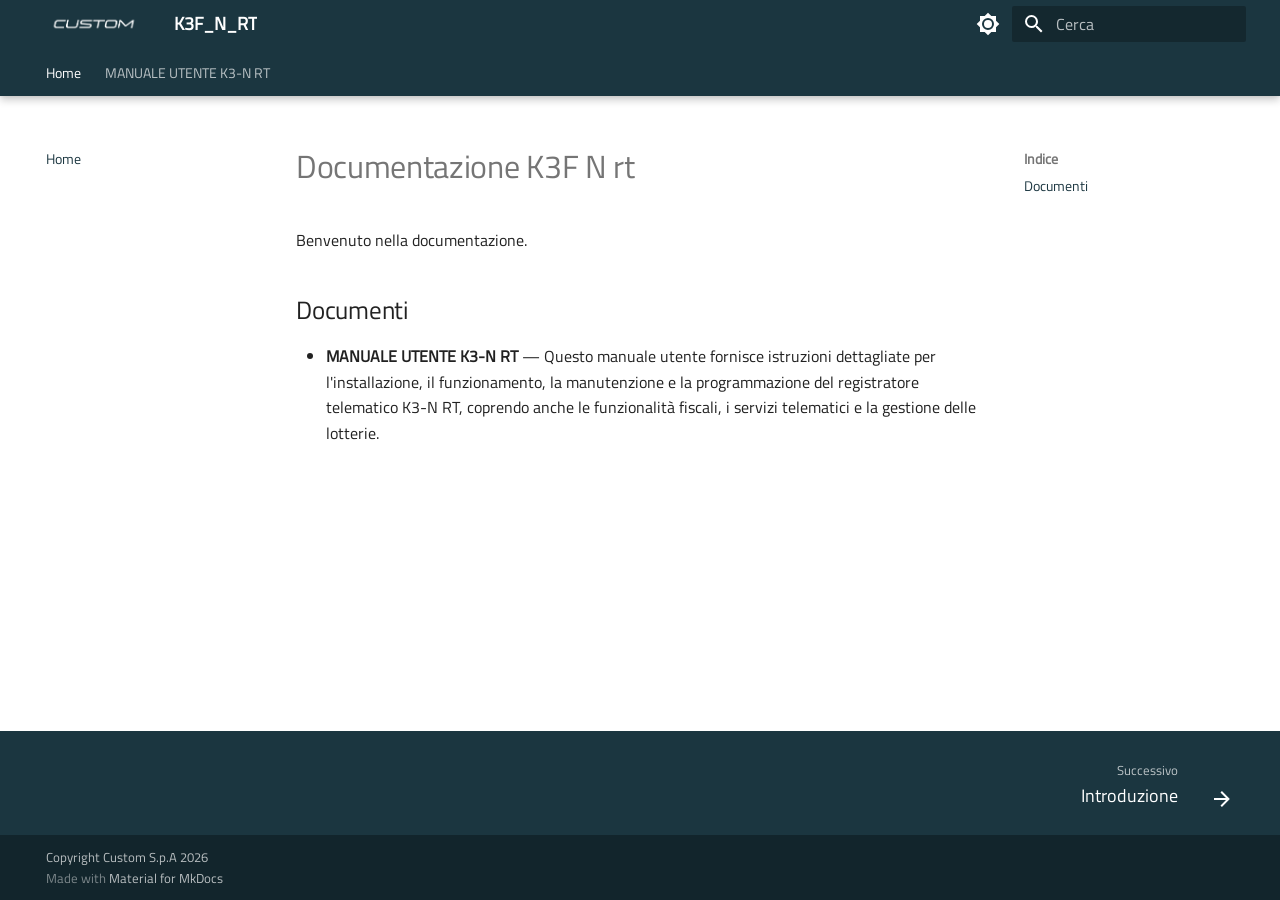
<file: index.html>
<!doctype html>
<html lang="it" class="no-js">
  <head>
    
      <meta charset="utf-8">
      <meta name="viewport" content="width=device-width,initial-scale=1">
      
      
        <meta name="author" content="Custom S.p.A.">
      
      
        <link rel="canonical" href="https://ivanrobuschi-custom.github.io/K3F_n_rt/">
      
      
      
        <link rel="next" href="index2/">
      
      
        
      
      
      <link rel="icon" href="assets/icons/favicon.png">
      <meta name="generator" content="mkdocs-1.6.1, mkdocs-material-9.7.6">
    
    
      
        <title>K3F_N_RT</title>
      
    
    
      <link rel="stylesheet" href="assets/stylesheets/main.484c7ddc.min.css">
      
        
        <link rel="stylesheet" href="assets/stylesheets/palette.ab4e12ef.min.css">
      
      


    
    
      
    
    
      
        
        
        <link rel="preconnect" href="https://fonts.gstatic.com" crossorigin>
        <link rel="stylesheet" href="https://fonts.googleapis.com/css?family=Roboto:300,300i,400,400i,700,700i%7CRoboto+Mono:400,400i,700,700i&display=fallback">
        <style>:root{--md-text-font:"Roboto";--md-code-font:"Roboto Mono"}</style>
      
    
    
      <link rel="stylesheet" href="stylesheets/extra.css">
    
    <script>__md_scope=new URL(".",location),__md_hash=e=>[...e].reduce(((e,_)=>(e<<5)-e+_.charCodeAt(0)),0),__md_get=(e,_=localStorage,t=__md_scope)=>JSON.parse(_.getItem(t.pathname+"."+e)),__md_set=(e,_,t=localStorage,a=__md_scope)=>{try{t.setItem(a.pathname+"."+e,JSON.stringify(_))}catch(e){}}</script>
    
      

    
    
  </head>
  
  
    
    
      
    
    
    
    
    <body dir="ltr" data-md-color-scheme="default" data-md-color-primary="custom" data-md-color-accent="indigo">
  
    
    <input class="md-toggle" data-md-toggle="drawer" type="checkbox" id="__drawer" autocomplete="off">
    <input class="md-toggle" data-md-toggle="search" type="checkbox" id="__search" autocomplete="off">
    <label class="md-overlay" for="__drawer"></label>
    <div data-md-component="skip">
      
        
        <a href="#documentazione-k3f-n-rt" class="md-skip">
          Vai al contenuto
        </a>
      
    </div>
    <div data-md-component="announce">
      
    </div>
    
    
      

  

<header class="md-header md-header--shadow md-header--lifted" data-md-component="header">
  <nav class="md-header__inner md-grid" aria-label="Intestazione">
    <a href="." title="K3F_N_RT" class="md-header__button md-logo" aria-label="K3F_N_RT" data-md-component="logo">
      
  <img src="assets/icons/logo.png" alt="logo">

    </a>
    <label class="md-header__button md-icon" for="__drawer">
      
      <svg xmlns="http://www.w3.org/2000/svg" viewBox="0 0 24 24"><path d="M3 6h18v2H3zm0 5h18v2H3zm0 5h18v2H3z"/></svg>
    </label>
    <div class="md-header__title" data-md-component="header-title">
      <div class="md-header__ellipsis">
        <div class="md-header__topic">
          <span class="md-ellipsis">
            K3F_N_RT
          </span>
        </div>
        <div class="md-header__topic" data-md-component="header-topic">
          <span class="md-ellipsis">
            
              Home
            
          </span>
        </div>
      </div>
    </div>
    
      
        <form class="md-header__option" data-md-component="palette">
  
    
    
    
    <input class="md-option" data-md-color-media="" data-md-color-scheme="default" data-md-color-primary="custom" data-md-color-accent="indigo"  aria-label="Tema scuro"  type="radio" name="__palette" id="__palette_0">
    
      <label class="md-header__button md-icon" title="Tema scuro" for="__palette_1" hidden>
        <svg xmlns="http://www.w3.org/2000/svg" viewBox="0 0 24 24"><path d="M12 8a4 4 0 0 0-4 4 4 4 0 0 0 4 4 4 4 0 0 0 4-4 4 4 0 0 0-4-4m0 10a6 6 0 0 1-6-6 6 6 0 0 1 6-6 6 6 0 0 1 6 6 6 6 0 0 1-6 6m8-9.31V4h-4.69L12 .69 8.69 4H4v4.69L.69 12 4 15.31V20h4.69L12 23.31 15.31 20H20v-4.69L23.31 12z"/></svg>
      </label>
    
  
    
    
    
    <input class="md-option" data-md-color-media="" data-md-color-scheme="slate" data-md-color-primary="custom" data-md-color-accent="indigo"  aria-label="Tema chiaro"  type="radio" name="__palette" id="__palette_1">
    
      <label class="md-header__button md-icon" title="Tema chiaro" for="__palette_0" hidden>
        <svg xmlns="http://www.w3.org/2000/svg" viewBox="0 0 24 24"><path d="M12 18c-.89 0-1.74-.2-2.5-.55C11.56 16.5 13 14.42 13 12s-1.44-4.5-3.5-5.45C10.26 6.2 11.11 6 12 6a6 6 0 0 1 6 6 6 6 0 0 1-6 6m8-9.31V4h-4.69L12 .69 8.69 4H4v4.69L.69 12 4 15.31V20h4.69L12 23.31 15.31 20H20v-4.69L23.31 12z"/></svg>
      </label>
    
  
</form>
      
    
    
      <script>var palette=__md_get("__palette");if(palette&&palette.color){if("(prefers-color-scheme)"===palette.color.media){var media=matchMedia("(prefers-color-scheme: light)"),input=document.querySelector(media.matches?"[data-md-color-media='(prefers-color-scheme: light)']":"[data-md-color-media='(prefers-color-scheme: dark)']");palette.color.media=input.getAttribute("data-md-color-media"),palette.color.scheme=input.getAttribute("data-md-color-scheme"),palette.color.primary=input.getAttribute("data-md-color-primary"),palette.color.accent=input.getAttribute("data-md-color-accent")}for(var[key,value]of Object.entries(palette.color))document.body.setAttribute("data-md-color-"+key,value)}</script>
    
    
    
      
      
        <label class="md-header__button md-icon" for="__search">
          
          <svg xmlns="http://www.w3.org/2000/svg" viewBox="0 0 24 24"><path d="M9.5 3A6.5 6.5 0 0 1 16 9.5c0 1.61-.59 3.09-1.56 4.23l.27.27h.79l5 5-1.5 1.5-5-5v-.79l-.27-.27A6.52 6.52 0 0 1 9.5 16 6.5 6.5 0 0 1 3 9.5 6.5 6.5 0 0 1 9.5 3m0 2C7 5 5 7 5 9.5S7 14 9.5 14 14 12 14 9.5 12 5 9.5 5"/></svg>
        </label>
        <div class="md-search" data-md-component="search" role="dialog">
  <label class="md-search__overlay" for="__search"></label>
  <div class="md-search__inner" role="search">
    <form class="md-search__form" name="search">
      <input type="text" class="md-search__input" name="query" aria-label="Cerca" placeholder="Cerca" autocapitalize="off" autocorrect="off" autocomplete="off" spellcheck="false" data-md-component="search-query" required>
      <label class="md-search__icon md-icon" for="__search">
        
        <svg xmlns="http://www.w3.org/2000/svg" viewBox="0 0 24 24"><path d="M9.5 3A6.5 6.5 0 0 1 16 9.5c0 1.61-.59 3.09-1.56 4.23l.27.27h.79l5 5-1.5 1.5-5-5v-.79l-.27-.27A6.52 6.52 0 0 1 9.5 16 6.5 6.5 0 0 1 3 9.5 6.5 6.5 0 0 1 9.5 3m0 2C7 5 5 7 5 9.5S7 14 9.5 14 14 12 14 9.5 12 5 9.5 5"/></svg>
        
        <svg xmlns="http://www.w3.org/2000/svg" viewBox="0 0 24 24"><path d="M20 11v2H8l5.5 5.5-1.42 1.42L4.16 12l7.92-7.92L13.5 5.5 8 11z"/></svg>
      </label>
      <nav class="md-search__options" aria-label="Cerca">
        
          <a href="javascript:void(0)" class="md-search__icon md-icon" title="Condividi" aria-label="Condividi" data-clipboard data-clipboard-text="" data-md-component="search-share" tabindex="-1">
            
            <svg xmlns="http://www.w3.org/2000/svg" viewBox="0 0 24 24"><path d="M18 16.08c-.76 0-1.44.3-1.96.77L8.91 12.7c.05-.23.09-.46.09-.7s-.04-.47-.09-.7l7.05-4.11c.54.5 1.25.81 2.04.81a3 3 0 0 0 3-3 3 3 0 0 0-3-3 3 3 0 0 0-3 3c0 .24.04.47.09.7L8.04 9.81C7.5 9.31 6.79 9 6 9a3 3 0 0 0-3 3 3 3 0 0 0 3 3c.79 0 1.5-.31 2.04-.81l7.12 4.15c-.05.21-.08.43-.08.66 0 1.61 1.31 2.91 2.92 2.91s2.92-1.3 2.92-2.91A2.92 2.92 0 0 0 18 16.08"/></svg>
          </a>
        
        <button type="reset" class="md-search__icon md-icon" title="Cancella" aria-label="Cancella" tabindex="-1">
          
          <svg xmlns="http://www.w3.org/2000/svg" viewBox="0 0 24 24"><path d="M19 6.41 17.59 5 12 10.59 6.41 5 5 6.41 10.59 12 5 17.59 6.41 19 12 13.41 17.59 19 19 17.59 13.41 12z"/></svg>
        </button>
      </nav>
      
        <div class="md-search__suggest" data-md-component="search-suggest"></div>
      
    </form>
    <div class="md-search__output">
      <div class="md-search__scrollwrap" tabindex="0" data-md-scrollfix>
        <div class="md-search-result" data-md-component="search-result">
          <div class="md-search-result__meta">
            Inizializza la ricerca
          </div>
          <ol class="md-search-result__list" role="presentation"></ol>
        </div>
      </div>
    </div>
  </div>
</div>
      
    
    
  </nav>
  
    
      
<nav class="md-tabs" aria-label="Tabs" data-md-component="tabs">
  <div class="md-grid">
    <ul class="md-tabs__list">
      
        
  
  
  
    
  
  
    <li class="md-tabs__item md-tabs__item--active">
      <a href="." class="md-tabs__link">
        
  
  
    
  
  Home

      </a>
    </li>
  

      
        
  
  
  
  
    
    
      <li class="md-tabs__item">
        <a href="index2/" class="md-tabs__link">
          
  
  
    
  
  MANUALE UTENTE K3-N RT

        </a>
      </li>
    
  

      
    </ul>
  </div>
</nav>
    
  
</header>
    
    <div class="md-container" data-md-component="container">
      
      
        
      
      <main class="md-main" data-md-component="main">
        <div class="md-main__inner md-grid">
          
            
              
              <div class="md-sidebar md-sidebar--primary" data-md-component="sidebar" data-md-type="navigation" >
                <div class="md-sidebar__scrollwrap">
                  <div class="md-sidebar__inner">
                    


  


<nav class="md-nav md-nav--primary md-nav--lifted" aria-label="Navigazione" data-md-level="0">
  <label class="md-nav__title" for="__drawer">
    <a href="." title="K3F_N_RT" class="md-nav__button md-logo" aria-label="K3F_N_RT" data-md-component="logo">
      
  <img src="assets/icons/logo.png" alt="logo">

    </a>
    K3F_N_RT
  </label>
  
  <ul class="md-nav__list" data-md-scrollfix>
    
      
      
  
  
    
  
  
  
    <li class="md-nav__item md-nav__item--active">
      
      <input class="md-nav__toggle md-toggle" type="checkbox" id="__toc">
      
      
        
      
      
        <label class="md-nav__link md-nav__link--active" for="__toc">
          
  
  
  <span class="md-ellipsis">
    
  
    Home
  

    
  </span>
  
  

          <span class="md-nav__icon md-icon"></span>
        </label>
      
      <a href="." class="md-nav__link md-nav__link--active">
        
  
  
  <span class="md-ellipsis">
    
  
    Home
  

    
  </span>
  
  

      </a>
      
        

<nav class="md-nav md-nav--secondary" aria-label="Indice">
  
  
  
    
  
  
    <label class="md-nav__title" for="__toc">
      <span class="md-nav__icon md-icon"></span>
      Indice
    </label>
    <ul class="md-nav__list" data-md-component="toc" data-md-scrollfix>
      
        <li class="md-nav__item">
  <a href="#documenti" class="md-nav__link">
    <span class="md-ellipsis">
      
        Documenti
      
    </span>
  </a>
  
</li>
      
    </ul>
  
</nav>
      
    </li>
  

    
      
      
  
  
  
  
    
    
      
        
      
        
      
        
      
        
      
        
      
        
      
        
      
        
      
        
      
    
    
    
      
      
        
      
    
    
      
        
        
      
    
    <li class="md-nav__item md-nav__item--pruned md-nav__item--nested">
      
        
  
  
  
    <a href="index2/" class="md-nav__link">
      
  
  
  <span class="md-ellipsis">
    
  
    MANUALE UTENTE K3-N RT
  

    
  </span>
  
  

      
        <span class="md-nav__icon md-icon"></span>
      
    </a>
  

      
    </li>
  

    
  </ul>
</nav>
                  </div>
                </div>
              </div>
            
            
              
              <div class="md-sidebar md-sidebar--secondary" data-md-component="sidebar" data-md-type="toc" >
                <div class="md-sidebar__scrollwrap">
                  <div class="md-sidebar__inner">
                    

<nav class="md-nav md-nav--secondary" aria-label="Indice">
  
  
  
    
  
  
    <label class="md-nav__title" for="__toc">
      <span class="md-nav__icon md-icon"></span>
      Indice
    </label>
    <ul class="md-nav__list" data-md-component="toc" data-md-scrollfix>
      
        <li class="md-nav__item">
  <a href="#documenti" class="md-nav__link">
    <span class="md-ellipsis">
      
        Documenti
      
    </span>
  </a>
  
</li>
      
    </ul>
  
</nav>
                  </div>
                </div>
              </div>
            
          
          
            <div class="md-content" data-md-component="content">
              
                



  


              
              <article class="md-content__inner md-typeset">
                
                  



<h1 id="documentazione-k3f-n-rt">Documentazione K3F N rt<a class="headerlink" href="#documentazione-k3f-n-rt" title="Permanent link">&para;</a></h1>
<p>Benvenuto nella documentazione.</p>
<h2 id="documenti">Documenti<a class="headerlink" href="#documenti" title="Permanent link">&para;</a></h2>
<ul>
<li><strong>MANUALE UTENTE K3-N RT</strong> — Questo manuale utente fornisce istruzioni dettagliate per l'installazione, il funzionamento, la manutenzione e la programmazione del registratore telematico K3-N RT, coprendo anche le funzionalità fiscali, i servizi telematici e la gestione delle lotterie.</li>
</ul>












                
              </article>
            </div>
          
          
<script>var target=document.getElementById(location.hash.slice(1));target&&target.name&&(target.checked=target.name.startsWith("__tabbed_"))</script>
        </div>
        
          <button type="button" class="md-top md-icon" data-md-component="top" hidden>
  
  <svg xmlns="http://www.w3.org/2000/svg" viewBox="0 0 24 24"><path d="M13 20h-2V8l-5.5 5.5-1.42-1.42L12 4.16l7.92 7.92-1.42 1.42L13 8z"/></svg>
  Torna su
</button>
        
      </main>
      
        <footer class="md-footer">
  
    
      
      <nav class="md-footer__inner md-grid" aria-label="Piede" >
        
        
          
          <a href="index2/" class="md-footer__link md-footer__link--next" aria-label="Successivo: Introduzione">
            <div class="md-footer__title">
              <span class="md-footer__direction">
                Successivo
              </span>
              <div class="md-ellipsis">
                Introduzione
              </div>
            </div>
            <div class="md-footer__button md-icon">
              
              <svg xmlns="http://www.w3.org/2000/svg" viewBox="0 0 24 24"><path d="M4 11v2h12l-5.5 5.5 1.42 1.42L19.84 12l-7.92-7.92L10.5 5.5 16 11z"/></svg>
            </div>
          </a>
        
      </nav>
    
  
  <div class="md-footer-meta md-typeset">
    <div class="md-footer-meta__inner md-grid">
      <div class="md-copyright">
  
    <div class="md-copyright__highlight">
      Copyright Custom S.p.A 2026
    </div>
  
  
    Made with
    <a href="https://squidfunk.github.io/mkdocs-material/" target="_blank" rel="noopener">
      Material for MkDocs
    </a>
  
</div>
      
    </div>
  </div>
</footer>
      
    </div>
    <div class="md-dialog" data-md-component="dialog">
      <div class="md-dialog__inner md-typeset"></div>
    </div>
    
      <div class="md-progress" data-md-component="progress" role="progressbar"></div>
    
    
    
      
      
      <script id="__config" type="application/json">{"annotate": null, "base": ".", "features": ["navigation.instant", "navigation.instant.prefetch", "navigation.instant.progress", "navigation.tracking", "navigation.tabs", "navigation.tabs.sticky", "navigation.path", "navigation.sections", "navigation.prune", "navigation.indexes", "navigation.top", "search.suggest", "search.highlight", "search.share", "navigation.footer"], "search": "assets/javascripts/workers/search.2c215733.min.js", "tags": null, "translations": {"clipboard.copied": "Copiato", "clipboard.copy": "Copia", "search.result.more.one": "1 altro in questa pagina", "search.result.more.other": "# altri in questa pagina", "search.result.none": "Nessun documento trovato", "search.result.one": "1 documento trovato", "search.result.other": "# documenti trovati", "search.result.placeholder": "Scrivi per iniziare a cercare", "search.result.term.missing": "Non presente", "select.version": "Seleziona la versione"}, "version": null}</script>
    
    
      <script src="assets/javascripts/bundle.79ae519e.min.js"></script>
      
    
  </body>
</html>
</file>
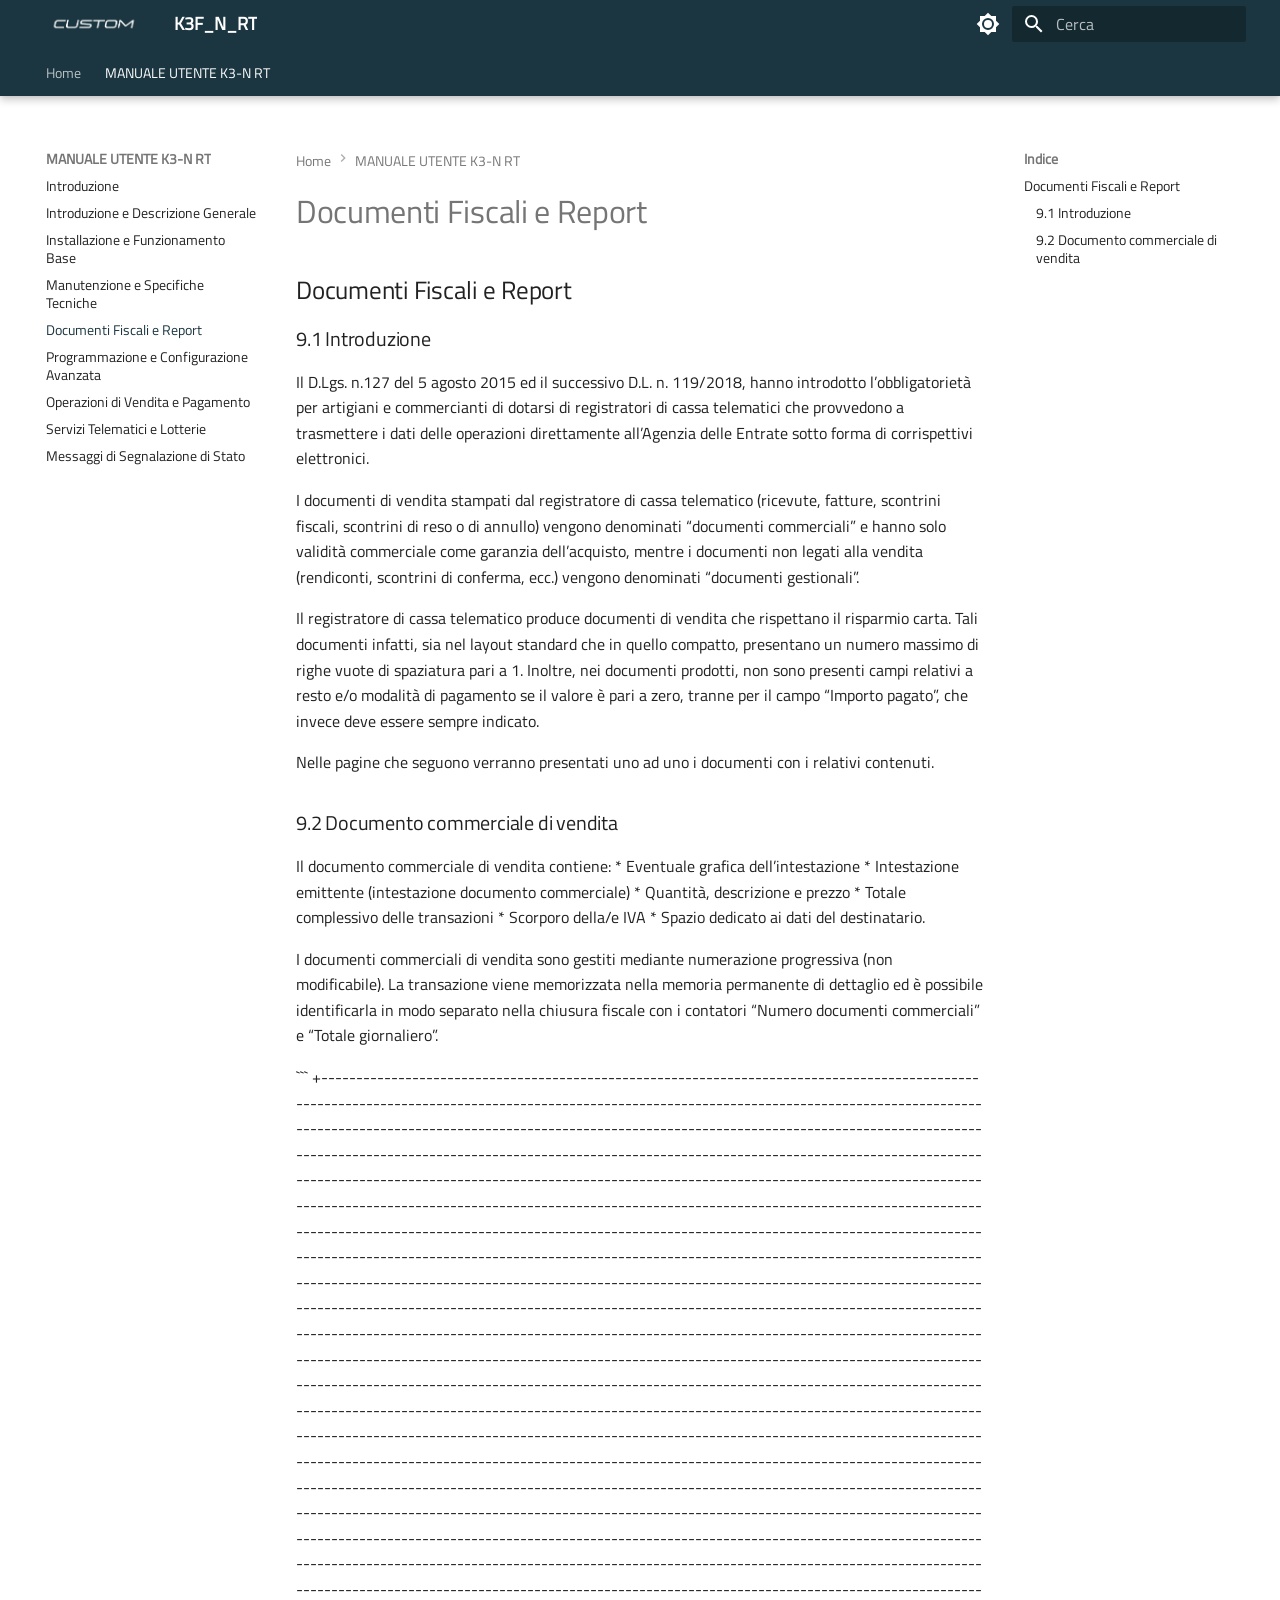
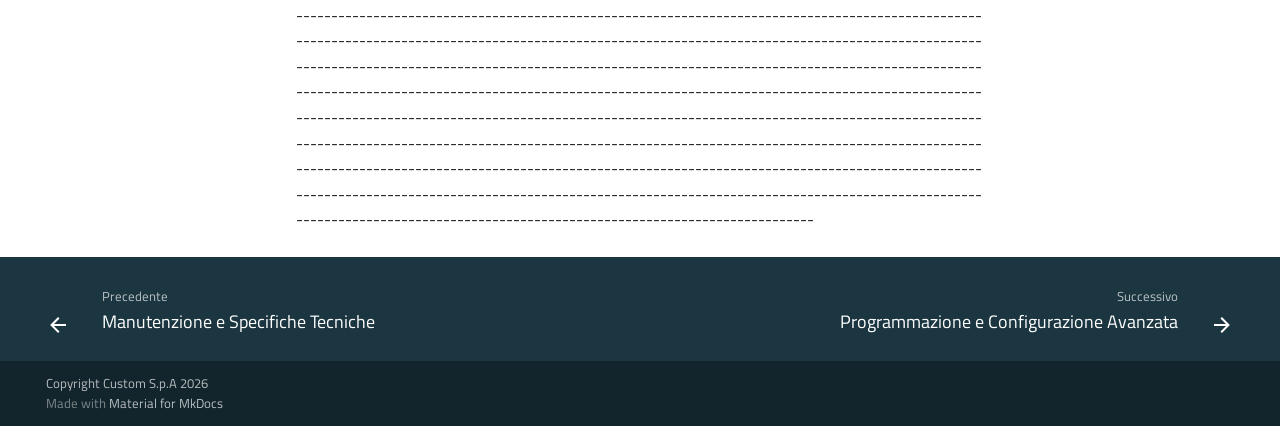
<file: documenti-fiscali-e-report/index.html>
<!doctype html>
<html lang="it" class="no-js">
  <head>
    
      <meta charset="utf-8">
      <meta name="viewport" content="width=device-width,initial-scale=1">
      
      
        <meta name="author" content="Custom S.p.A.">
      
      
        <link rel="canonical" href="https://ivanrobuschi-custom.github.io/K3F_n_rt/documenti-fiscali-e-report/">
      
      
        <link rel="prev" href="../manutenzione-e-specifiche-tecniche/">
      
      
        <link rel="next" href="../programmazione-e-configurazione-avanzata/">
      
      
        
      
      
      <link rel="icon" href="../assets/icons/favicon.png">
      <meta name="generator" content="mkdocs-1.6.1, mkdocs-material-9.7.6">
    
    
      
        <title>Documenti Fiscali e Report - K3F_N_RT</title>
      
    
    
      <link rel="stylesheet" href="../assets/stylesheets/main.484c7ddc.min.css">
      
        
        <link rel="stylesheet" href="../assets/stylesheets/palette.ab4e12ef.min.css">
      
      


    
    
      
    
    
      
        
        
        <link rel="preconnect" href="https://fonts.gstatic.com" crossorigin>
        <link rel="stylesheet" href="https://fonts.googleapis.com/css?family=Roboto:300,300i,400,400i,700,700i%7CRoboto+Mono:400,400i,700,700i&display=fallback">
        <style>:root{--md-text-font:"Roboto";--md-code-font:"Roboto Mono"}</style>
      
    
    
      <link rel="stylesheet" href="../stylesheets/extra.css">
    
    <script>__md_scope=new URL("..",location),__md_hash=e=>[...e].reduce(((e,_)=>(e<<5)-e+_.charCodeAt(0)),0),__md_get=(e,_=localStorage,t=__md_scope)=>JSON.parse(_.getItem(t.pathname+"."+e)),__md_set=(e,_,t=localStorage,a=__md_scope)=>{try{t.setItem(a.pathname+"."+e,JSON.stringify(_))}catch(e){}}</script>
    
      

    
    
  </head>
  
  
    
    
      
    
    
    
    
    <body dir="ltr" data-md-color-scheme="default" data-md-color-primary="custom" data-md-color-accent="indigo">
  
    
    <input class="md-toggle" data-md-toggle="drawer" type="checkbox" id="__drawer" autocomplete="off">
    <input class="md-toggle" data-md-toggle="search" type="checkbox" id="__search" autocomplete="off">
    <label class="md-overlay" for="__drawer"></label>
    <div data-md-component="skip">
      
        
        <a href="#documenti-fiscali-e-report" class="md-skip">
          Vai al contenuto
        </a>
      
    </div>
    <div data-md-component="announce">
      
    </div>
    
    
      

  

<header class="md-header md-header--shadow md-header--lifted" data-md-component="header">
  <nav class="md-header__inner md-grid" aria-label="Intestazione">
    <a href=".." title="K3F_N_RT" class="md-header__button md-logo" aria-label="K3F_N_RT" data-md-component="logo">
      
  <img src="../assets/icons/logo.png" alt="logo">

    </a>
    <label class="md-header__button md-icon" for="__drawer">
      
      <svg xmlns="http://www.w3.org/2000/svg" viewBox="0 0 24 24"><path d="M3 6h18v2H3zm0 5h18v2H3zm0 5h18v2H3z"/></svg>
    </label>
    <div class="md-header__title" data-md-component="header-title">
      <div class="md-header__ellipsis">
        <div class="md-header__topic">
          <span class="md-ellipsis">
            K3F_N_RT
          </span>
        </div>
        <div class="md-header__topic" data-md-component="header-topic">
          <span class="md-ellipsis">
            
              Documenti Fiscali e Report
            
          </span>
        </div>
      </div>
    </div>
    
      
        <form class="md-header__option" data-md-component="palette">
  
    
    
    
    <input class="md-option" data-md-color-media="" data-md-color-scheme="default" data-md-color-primary="custom" data-md-color-accent="indigo"  aria-label="Tema scuro"  type="radio" name="__palette" id="__palette_0">
    
      <label class="md-header__button md-icon" title="Tema scuro" for="__palette_1" hidden>
        <svg xmlns="http://www.w3.org/2000/svg" viewBox="0 0 24 24"><path d="M12 8a4 4 0 0 0-4 4 4 4 0 0 0 4 4 4 4 0 0 0 4-4 4 4 0 0 0-4-4m0 10a6 6 0 0 1-6-6 6 6 0 0 1 6-6 6 6 0 0 1 6 6 6 6 0 0 1-6 6m8-9.31V4h-4.69L12 .69 8.69 4H4v4.69L.69 12 4 15.31V20h4.69L12 23.31 15.31 20H20v-4.69L23.31 12z"/></svg>
      </label>
    
  
    
    
    
    <input class="md-option" data-md-color-media="" data-md-color-scheme="slate" data-md-color-primary="custom" data-md-color-accent="indigo"  aria-label="Tema chiaro"  type="radio" name="__palette" id="__palette_1">
    
      <label class="md-header__button md-icon" title="Tema chiaro" for="__palette_0" hidden>
        <svg xmlns="http://www.w3.org/2000/svg" viewBox="0 0 24 24"><path d="M12 18c-.89 0-1.74-.2-2.5-.55C11.56 16.5 13 14.42 13 12s-1.44-4.5-3.5-5.45C10.26 6.2 11.11 6 12 6a6 6 0 0 1 6 6 6 6 0 0 1-6 6m8-9.31V4h-4.69L12 .69 8.69 4H4v4.69L.69 12 4 15.31V20h4.69L12 23.31 15.31 20H20v-4.69L23.31 12z"/></svg>
      </label>
    
  
</form>
      
    
    
      <script>var palette=__md_get("__palette");if(palette&&palette.color){if("(prefers-color-scheme)"===palette.color.media){var media=matchMedia("(prefers-color-scheme: light)"),input=document.querySelector(media.matches?"[data-md-color-media='(prefers-color-scheme: light)']":"[data-md-color-media='(prefers-color-scheme: dark)']");palette.color.media=input.getAttribute("data-md-color-media"),palette.color.scheme=input.getAttribute("data-md-color-scheme"),palette.color.primary=input.getAttribute("data-md-color-primary"),palette.color.accent=input.getAttribute("data-md-color-accent")}for(var[key,value]of Object.entries(palette.color))document.body.setAttribute("data-md-color-"+key,value)}</script>
    
    
    
      
      
        <label class="md-header__button md-icon" for="__search">
          
          <svg xmlns="http://www.w3.org/2000/svg" viewBox="0 0 24 24"><path d="M9.5 3A6.5 6.5 0 0 1 16 9.5c0 1.61-.59 3.09-1.56 4.23l.27.27h.79l5 5-1.5 1.5-5-5v-.79l-.27-.27A6.52 6.52 0 0 1 9.5 16 6.5 6.5 0 0 1 3 9.5 6.5 6.5 0 0 1 9.5 3m0 2C7 5 5 7 5 9.5S7 14 9.5 14 14 12 14 9.5 12 5 9.5 5"/></svg>
        </label>
        <div class="md-search" data-md-component="search" role="dialog">
  <label class="md-search__overlay" for="__search"></label>
  <div class="md-search__inner" role="search">
    <form class="md-search__form" name="search">
      <input type="text" class="md-search__input" name="query" aria-label="Cerca" placeholder="Cerca" autocapitalize="off" autocorrect="off" autocomplete="off" spellcheck="false" data-md-component="search-query" required>
      <label class="md-search__icon md-icon" for="__search">
        
        <svg xmlns="http://www.w3.org/2000/svg" viewBox="0 0 24 24"><path d="M9.5 3A6.5 6.5 0 0 1 16 9.5c0 1.61-.59 3.09-1.56 4.23l.27.27h.79l5 5-1.5 1.5-5-5v-.79l-.27-.27A6.52 6.52 0 0 1 9.5 16 6.5 6.5 0 0 1 3 9.5 6.5 6.5 0 0 1 9.5 3m0 2C7 5 5 7 5 9.5S7 14 9.5 14 14 12 14 9.5 12 5 9.5 5"/></svg>
        
        <svg xmlns="http://www.w3.org/2000/svg" viewBox="0 0 24 24"><path d="M20 11v2H8l5.5 5.5-1.42 1.42L4.16 12l7.92-7.92L13.5 5.5 8 11z"/></svg>
      </label>
      <nav class="md-search__options" aria-label="Cerca">
        
          <a href="javascript:void(0)" class="md-search__icon md-icon" title="Condividi" aria-label="Condividi" data-clipboard data-clipboard-text="" data-md-component="search-share" tabindex="-1">
            
            <svg xmlns="http://www.w3.org/2000/svg" viewBox="0 0 24 24"><path d="M18 16.08c-.76 0-1.44.3-1.96.77L8.91 12.7c.05-.23.09-.46.09-.7s-.04-.47-.09-.7l7.05-4.11c.54.5 1.25.81 2.04.81a3 3 0 0 0 3-3 3 3 0 0 0-3-3 3 3 0 0 0-3 3c0 .24.04.47.09.7L8.04 9.81C7.5 9.31 6.79 9 6 9a3 3 0 0 0-3 3 3 3 0 0 0 3 3c.79 0 1.5-.31 2.04-.81l7.12 4.15c-.05.21-.08.43-.08.66 0 1.61 1.31 2.91 2.92 2.91s2.92-1.3 2.92-2.91A2.92 2.92 0 0 0 18 16.08"/></svg>
          </a>
        
        <button type="reset" class="md-search__icon md-icon" title="Cancella" aria-label="Cancella" tabindex="-1">
          
          <svg xmlns="http://www.w3.org/2000/svg" viewBox="0 0 24 24"><path d="M19 6.41 17.59 5 12 10.59 6.41 5 5 6.41 10.59 12 5 17.59 6.41 19 12 13.41 17.59 19 19 17.59 13.41 12z"/></svg>
        </button>
      </nav>
      
        <div class="md-search__suggest" data-md-component="search-suggest"></div>
      
    </form>
    <div class="md-search__output">
      <div class="md-search__scrollwrap" tabindex="0" data-md-scrollfix>
        <div class="md-search-result" data-md-component="search-result">
          <div class="md-search-result__meta">
            Inizializza la ricerca
          </div>
          <ol class="md-search-result__list" role="presentation"></ol>
        </div>
      </div>
    </div>
  </div>
</div>
      
    
    
  </nav>
  
    
      
<nav class="md-tabs" aria-label="Tabs" data-md-component="tabs">
  <div class="md-grid">
    <ul class="md-tabs__list">
      
        
  
  
  
  
    <li class="md-tabs__item">
      <a href=".." class="md-tabs__link">
        
  
  
    
  
  Home

      </a>
    </li>
  

      
        
  
  
  
    
  
  
    
    
      <li class="md-tabs__item md-tabs__item--active">
        <a href="../index2/" class="md-tabs__link">
          
  
  
    
  
  MANUALE UTENTE K3-N RT

        </a>
      </li>
    
  

      
    </ul>
  </div>
</nav>
    
  
</header>
    
    <div class="md-container" data-md-component="container">
      
      
        
      
      <main class="md-main" data-md-component="main">
        <div class="md-main__inner md-grid">
          
            
              
              <div class="md-sidebar md-sidebar--primary" data-md-component="sidebar" data-md-type="navigation" >
                <div class="md-sidebar__scrollwrap">
                  <div class="md-sidebar__inner">
                    


  


<nav class="md-nav md-nav--primary md-nav--lifted" aria-label="Navigazione" data-md-level="0">
  <label class="md-nav__title" for="__drawer">
    <a href=".." title="K3F_N_RT" class="md-nav__button md-logo" aria-label="K3F_N_RT" data-md-component="logo">
      
  <img src="../assets/icons/logo.png" alt="logo">

    </a>
    K3F_N_RT
  </label>
  
  <ul class="md-nav__list" data-md-scrollfix>
    
      
      
  
  
  
  
    <li class="md-nav__item">
      <a href=".." class="md-nav__link">
        
  
  
  <span class="md-ellipsis">
    
  
    Home
  

    
  </span>
  
  

      </a>
    </li>
  

    
      
      
  
  
    
  
  
  
    
    
      
        
      
        
      
        
      
        
      
        
      
        
      
        
      
        
      
        
      
    
    
    
      
        
        
      
      
        
      
    
    
      
    
    <li class="md-nav__item md-nav__item--active md-nav__item--section md-nav__item--nested">
      
        
        
        <input class="md-nav__toggle md-toggle " type="checkbox" id="__nav_2" checked>
        
          
          <label class="md-nav__link" for="__nav_2" id="__nav_2_label" tabindex="">
            
  
  
  <span class="md-ellipsis">
    
  
    MANUALE UTENTE K3-N RT
  

    
  </span>
  
  

            <span class="md-nav__icon md-icon"></span>
          </label>
        
        <nav class="md-nav" data-md-level="1" aria-labelledby="__nav_2_label" aria-expanded="true">
          <label class="md-nav__title" for="__nav_2">
            <span class="md-nav__icon md-icon"></span>
            
  
    MANUALE UTENTE K3-N RT
  

          </label>
          <ul class="md-nav__list" data-md-scrollfix>
            
              
                
  
  
  
  
    <li class="md-nav__item">
      <a href="../index2/" class="md-nav__link">
        
  
  
  <span class="md-ellipsis">
    
  
    Introduzione
  

    
  </span>
  
  

      </a>
    </li>
  

              
            
              
                
  
  
  
  
    <li class="md-nav__item">
      <a href="../introduzione-e-descrizione-generale/" class="md-nav__link">
        
  
  
  <span class="md-ellipsis">
    
  
    Introduzione e Descrizione Generale
  

    
  </span>
  
  

      </a>
    </li>
  

              
            
              
                
  
  
  
  
    <li class="md-nav__item">
      <a href="../installazione-e-funzionamento-base/" class="md-nav__link">
        
  
  
  <span class="md-ellipsis">
    
  
    Installazione e Funzionamento Base
  

    
  </span>
  
  

      </a>
    </li>
  

              
            
              
                
  
  
  
  
    <li class="md-nav__item">
      <a href="../manutenzione-e-specifiche-tecniche/" class="md-nav__link">
        
  
  
  <span class="md-ellipsis">
    
  
    Manutenzione e Specifiche Tecniche
  

    
  </span>
  
  

      </a>
    </li>
  

              
            
              
                
  
  
    
  
  
  
    <li class="md-nav__item md-nav__item--active">
      
      <input class="md-nav__toggle md-toggle" type="checkbox" id="__toc">
      
      
        
      
      
        <label class="md-nav__link md-nav__link--active" for="__toc">
          
  
  
  <span class="md-ellipsis">
    
  
    Documenti Fiscali e Report
  

    
  </span>
  
  

          <span class="md-nav__icon md-icon"></span>
        </label>
      
      <a href="./" class="md-nav__link md-nav__link--active">
        
  
  
  <span class="md-ellipsis">
    
  
    Documenti Fiscali e Report
  

    
  </span>
  
  

      </a>
      
        

<nav class="md-nav md-nav--secondary" aria-label="Indice">
  
  
  
    
  
  
    <label class="md-nav__title" for="__toc">
      <span class="md-nav__icon md-icon"></span>
      Indice
    </label>
    <ul class="md-nav__list" data-md-component="toc" data-md-scrollfix>
      
        <li class="md-nav__item">
  <a href="#documenti-fiscali-e-report_1" class="md-nav__link">
    <span class="md-ellipsis">
      
        Documenti Fiscali e Report
      
    </span>
  </a>
  
    <nav class="md-nav" aria-label="Documenti Fiscali e Report">
      <ul class="md-nav__list">
        
          <li class="md-nav__item">
  <a href="#91-introduzione" class="md-nav__link">
    <span class="md-ellipsis">
      
        9.1 Introduzione
      
    </span>
  </a>
  
</li>
        
          <li class="md-nav__item">
  <a href="#92-documento-commerciale-di-vendita" class="md-nav__link">
    <span class="md-ellipsis">
      
        9.2 Documento commerciale di vendita
      
    </span>
  </a>
  
</li>
        
      </ul>
    </nav>
  
</li>
      
    </ul>
  
</nav>
      
    </li>
  

              
            
              
                
  
  
  
  
    <li class="md-nav__item">
      <a href="../programmazione-e-configurazione-avanzata/" class="md-nav__link">
        
  
  
  <span class="md-ellipsis">
    
  
    Programmazione e Configurazione Avanzata
  

    
  </span>
  
  

      </a>
    </li>
  

              
            
              
                
  
  
  
  
    <li class="md-nav__item">
      <a href="../operazioni-di-vendita-e-pagamento/" class="md-nav__link">
        
  
  
  <span class="md-ellipsis">
    
  
    Operazioni di Vendita e Pagamento
  

    
  </span>
  
  

      </a>
    </li>
  

              
            
              
                
  
  
  
  
    <li class="md-nav__item">
      <a href="../servizi-telematici-e-lotterie/" class="md-nav__link">
        
  
  
  <span class="md-ellipsis">
    
  
    Servizi Telematici e Lotterie
  

    
  </span>
  
  

      </a>
    </li>
  

              
            
              
                
  
  
  
  
    <li class="md-nav__item">
      <a href="../messaggi-di-segnalazione-di-stato/" class="md-nav__link">
        
  
  
  <span class="md-ellipsis">
    
  
    Messaggi di Segnalazione di Stato
  

    
  </span>
  
  

      </a>
    </li>
  

              
            
          </ul>
        </nav>
      
    </li>
  

    
  </ul>
</nav>
                  </div>
                </div>
              </div>
            
            
              
              <div class="md-sidebar md-sidebar--secondary" data-md-component="sidebar" data-md-type="toc" >
                <div class="md-sidebar__scrollwrap">
                  <div class="md-sidebar__inner">
                    

<nav class="md-nav md-nav--secondary" aria-label="Indice">
  
  
  
    
  
  
    <label class="md-nav__title" for="__toc">
      <span class="md-nav__icon md-icon"></span>
      Indice
    </label>
    <ul class="md-nav__list" data-md-component="toc" data-md-scrollfix>
      
        <li class="md-nav__item">
  <a href="#documenti-fiscali-e-report_1" class="md-nav__link">
    <span class="md-ellipsis">
      
        Documenti Fiscali e Report
      
    </span>
  </a>
  
    <nav class="md-nav" aria-label="Documenti Fiscali e Report">
      <ul class="md-nav__list">
        
          <li class="md-nav__item">
  <a href="#91-introduzione" class="md-nav__link">
    <span class="md-ellipsis">
      
        9.1 Introduzione
      
    </span>
  </a>
  
</li>
        
          <li class="md-nav__item">
  <a href="#92-documento-commerciale-di-vendita" class="md-nav__link">
    <span class="md-ellipsis">
      
        9.2 Documento commerciale di vendita
      
    </span>
  </a>
  
</li>
        
      </ul>
    </nav>
  
</li>
      
    </ul>
  
</nav>
                  </div>
                </div>
              </div>
            
          
          
            <div class="md-content" data-md-component="content">
              
                



  


  <nav class="md-path" aria-label="Navigazione" >
    <ol class="md-path__list">
      
        
  
  
    <li class="md-path__item">
      <a href=".." class="md-path__link">
        
  <span class="md-ellipsis">
    Home
  </span>

      </a>
    </li>
  

      
      
        
  
  
    
    
      <li class="md-path__item">
        <a href="../index2/" class="md-path__link">
          
  <span class="md-ellipsis">
    MANUALE UTENTE K3-N RT
  </span>

        </a>
      </li>
    
  

      
    </ol>
  </nav>

              
              <article class="md-content__inner md-typeset">
                
                  



<h1 id="documenti-fiscali-e-report">Documenti Fiscali e Report<a class="headerlink" href="#documenti-fiscali-e-report" title="Permanent link">&para;</a></h1>
<h2 id="documenti-fiscali-e-report_1">Documenti Fiscali e Report<a class="headerlink" href="#documenti-fiscali-e-report_1" title="Permanent link">&para;</a></h2>
<h3 id="91-introduzione">9.1 Introduzione<a class="headerlink" href="#91-introduzione" title="Permanent link">&para;</a></h3>
<p>Il D.Lgs. n.127 del 5 agosto 2015 ed il successivo D.L. n. 119/2018, hanno introdotto l’obbligatorietà per artigiani e commercianti di dotarsi di registratori di cassa telematici che provvedono a trasmettere i dati delle operazioni direttamente all’Agenzia delle Entrate sotto forma di corrispettivi elettronici.</p>
<p>I documenti di vendita stampati dal registratore di cassa telematico (ricevute, fatture, scontrini fiscali, scontrini di reso o di annullo) vengono denominati “documenti commerciali” e hanno solo validità commerciale come garanzia dell’acquisto, mentre i documenti non legati alla vendita (rendiconti, scontrini di conferma, ecc.) vengono denominati “documenti gestionali”.</p>
<p>Il registratore di cassa telematico produce documenti di vendita che rispettano il risparmio carta. Tali documenti infatti, sia nel layout standard che in quello compatto, presentano un numero massimo di righe vuote di spaziatura pari a 1.
Inoltre, nei documenti prodotti, non sono presenti campi relativi a resto e/o modalità di pagamento se il valore è pari a zero, tranne per il campo “Importo pagato”, che invece deve essere sempre indicato.</p>
<p>Nelle pagine che seguono verranno presentati uno ad uno i documenti con i relativi contenuti.</p>
<h3 id="92-documento-commerciale-di-vendita">9.2 Documento commerciale di vendita<a class="headerlink" href="#92-documento-commerciale-di-vendita" title="Permanent link">&para;</a></h3>
<p>Il documento commerciale di vendita contiene:
* Eventuale grafica dell’intestazione
* Intestazione emittente (intestazione documento commerciale)
* Quantità, descrizione e prezzo
* Totale complessivo delle transazioni
* Scorporo della/e IVA
* Spazio dedicato ai dati del destinatario.</p>
<p>I documenti commerciali di vendita sono gestiti mediante numerazione progressiva (non modificabile). La transazione viene memorizzata nella memoria permanente di dettaglio ed è possibile identificarla in modo separato nella chiusura fiscale con i contatori “Numero documenti commerciali” e “Totale giornaliero”.</p>
<p>```
[base64]</p>












                
              </article>
            </div>
          
          
<script>var target=document.getElementById(location.hash.slice(1));target&&target.name&&(target.checked=target.name.startsWith("__tabbed_"))</script>
        </div>
        
          <button type="button" class="md-top md-icon" data-md-component="top" hidden>
  
  <svg xmlns="http://www.w3.org/2000/svg" viewBox="0 0 24 24"><path d="M13 20h-2V8l-5.5 5.5-1.42-1.42L12 4.16l7.92 7.92-1.42 1.42L13 8z"/></svg>
  Torna su
</button>
        
      </main>
      
        <footer class="md-footer">
  
    
      
      <nav class="md-footer__inner md-grid" aria-label="Piede" >
        
          
          <a href="../manutenzione-e-specifiche-tecniche/" class="md-footer__link md-footer__link--prev" aria-label="Precedente: Manutenzione e Specifiche Tecniche">
            <div class="md-footer__button md-icon">
              
              <svg xmlns="http://www.w3.org/2000/svg" viewBox="0 0 24 24"><path d="M20 11v2H8l5.5 5.5-1.42 1.42L4.16 12l7.92-7.92L13.5 5.5 8 11z"/></svg>
            </div>
            <div class="md-footer__title">
              <span class="md-footer__direction">
                Precedente
              </span>
              <div class="md-ellipsis">
                Manutenzione e Specifiche Tecniche
              </div>
            </div>
          </a>
        
        
          
          <a href="../programmazione-e-configurazione-avanzata/" class="md-footer__link md-footer__link--next" aria-label="Successivo: Programmazione e Configurazione Avanzata">
            <div class="md-footer__title">
              <span class="md-footer__direction">
                Successivo
              </span>
              <div class="md-ellipsis">
                Programmazione e Configurazione Avanzata
              </div>
            </div>
            <div class="md-footer__button md-icon">
              
              <svg xmlns="http://www.w3.org/2000/svg" viewBox="0 0 24 24"><path d="M4 11v2h12l-5.5 5.5 1.42 1.42L19.84 12l-7.92-7.92L10.5 5.5 16 11z"/></svg>
            </div>
          </a>
        
      </nav>
    
  
  <div class="md-footer-meta md-typeset">
    <div class="md-footer-meta__inner md-grid">
      <div class="md-copyright">
  
    <div class="md-copyright__highlight">
      Copyright Custom S.p.A 2026
    </div>
  
  
    Made with
    <a href="https://squidfunk.github.io/mkdocs-material/" target="_blank" rel="noopener">
      Material for MkDocs
    </a>
  
</div>
      
    </div>
  </div>
</footer>
      
    </div>
    <div class="md-dialog" data-md-component="dialog">
      <div class="md-dialog__inner md-typeset"></div>
    </div>
    
      <div class="md-progress" data-md-component="progress" role="progressbar"></div>
    
    
    
      
      
      <script id="__config" type="application/json">{"annotate": null, "base": "..", "features": ["navigation.instant", "navigation.instant.prefetch", "navigation.instant.progress", "navigation.tracking", "navigation.tabs", "navigation.tabs.sticky", "navigation.path", "navigation.sections", "navigation.prune", "navigation.indexes", "navigation.top", "search.suggest", "search.highlight", "search.share", "navigation.footer"], "search": "../assets/javascripts/workers/search.2c215733.min.js", "tags": null, "translations": {"clipboard.copied": "Copiato", "clipboard.copy": "Copia", "search.result.more.one": "1 altro in questa pagina", "search.result.more.other": "# altri in questa pagina", "search.result.none": "Nessun documento trovato", "search.result.one": "1 documento trovato", "search.result.other": "# documenti trovati", "search.result.placeholder": "Scrivi per iniziare a cercare", "search.result.term.missing": "Non presente", "select.version": "Seleziona la versione"}, "version": null}</script>
    
    
      <script src="../assets/javascripts/bundle.79ae519e.min.js"></script>
      
    
  </body>
</html>
</file>
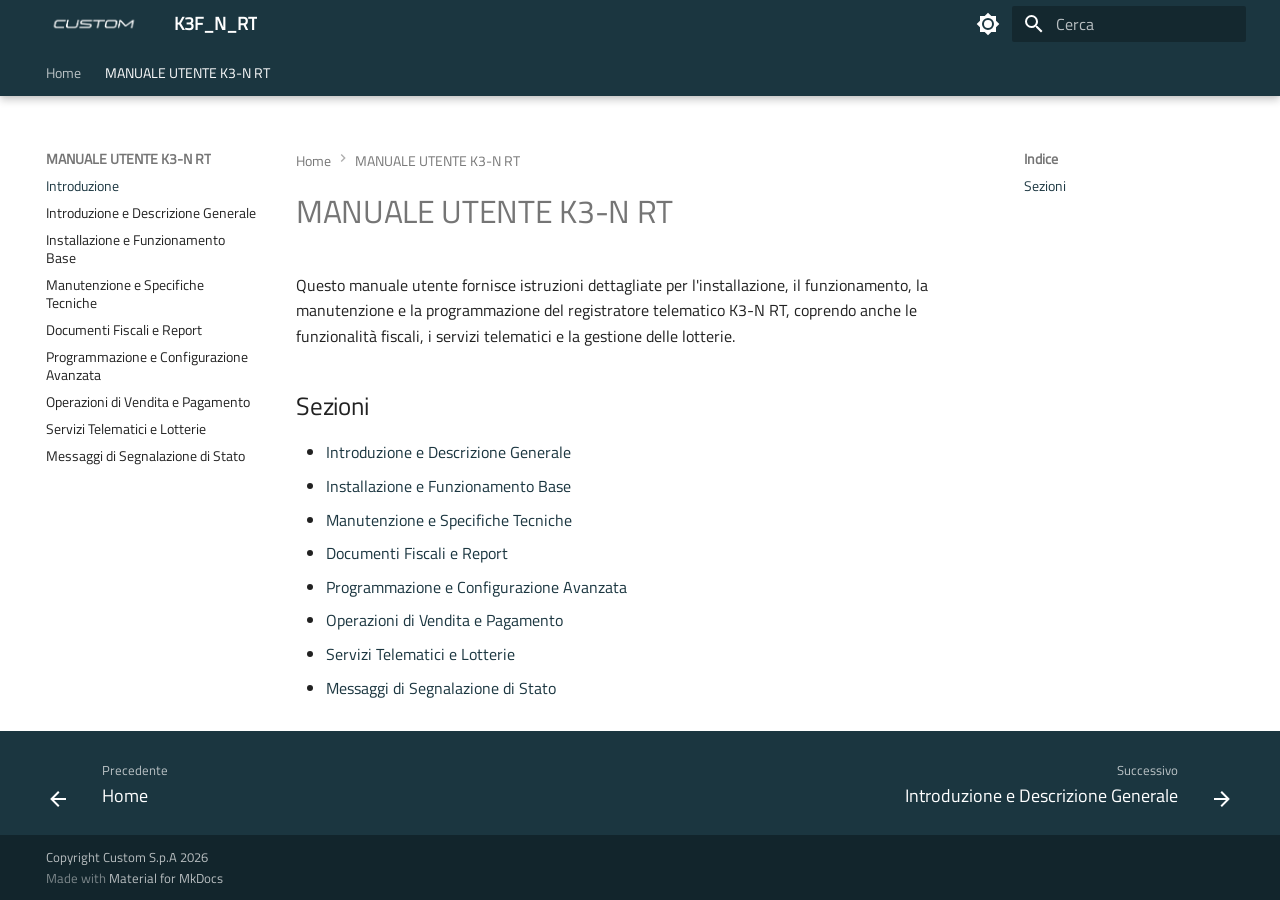
<file: index2/index.html>
<!doctype html>
<html lang="it" class="no-js">
  <head>
    
      <meta charset="utf-8">
      <meta name="viewport" content="width=device-width,initial-scale=1">
      
      
        <meta name="author" content="Custom S.p.A.">
      
      
        <link rel="canonical" href="https://ivanrobuschi-custom.github.io/K3F_n_rt/index2/">
      
      
        <link rel="prev" href="..">
      
      
        <link rel="next" href="../introduzione-e-descrizione-generale/">
      
      
        
      
      
      <link rel="icon" href="../assets/icons/favicon.png">
      <meta name="generator" content="mkdocs-1.6.1, mkdocs-material-9.7.6">
    
    
      
        <title>Introduzione - K3F_N_RT</title>
      
    
    
      <link rel="stylesheet" href="../assets/stylesheets/main.484c7ddc.min.css">
      
        
        <link rel="stylesheet" href="../assets/stylesheets/palette.ab4e12ef.min.css">
      
      


    
    
      
    
    
      
        
        
        <link rel="preconnect" href="https://fonts.gstatic.com" crossorigin>
        <link rel="stylesheet" href="https://fonts.googleapis.com/css?family=Roboto:300,300i,400,400i,700,700i%7CRoboto+Mono:400,400i,700,700i&display=fallback">
        <style>:root{--md-text-font:"Roboto";--md-code-font:"Roboto Mono"}</style>
      
    
    
      <link rel="stylesheet" href="../stylesheets/extra.css">
    
    <script>__md_scope=new URL("..",location),__md_hash=e=>[...e].reduce(((e,_)=>(e<<5)-e+_.charCodeAt(0)),0),__md_get=(e,_=localStorage,t=__md_scope)=>JSON.parse(_.getItem(t.pathname+"."+e)),__md_set=(e,_,t=localStorage,a=__md_scope)=>{try{t.setItem(a.pathname+"."+e,JSON.stringify(_))}catch(e){}}</script>
    
      

    
    
  </head>
  
  
    
    
      
    
    
    
    
    <body dir="ltr" data-md-color-scheme="default" data-md-color-primary="custom" data-md-color-accent="indigo">
  
    
    <input class="md-toggle" data-md-toggle="drawer" type="checkbox" id="__drawer" autocomplete="off">
    <input class="md-toggle" data-md-toggle="search" type="checkbox" id="__search" autocomplete="off">
    <label class="md-overlay" for="__drawer"></label>
    <div data-md-component="skip">
      
        
        <a href="#manuale-utente-k3-n-rt" class="md-skip">
          Vai al contenuto
        </a>
      
    </div>
    <div data-md-component="announce">
      
    </div>
    
    
      

  

<header class="md-header md-header--shadow md-header--lifted" data-md-component="header">
  <nav class="md-header__inner md-grid" aria-label="Intestazione">
    <a href=".." title="K3F_N_RT" class="md-header__button md-logo" aria-label="K3F_N_RT" data-md-component="logo">
      
  <img src="../assets/icons/logo.png" alt="logo">

    </a>
    <label class="md-header__button md-icon" for="__drawer">
      
      <svg xmlns="http://www.w3.org/2000/svg" viewBox="0 0 24 24"><path d="M3 6h18v2H3zm0 5h18v2H3zm0 5h18v2H3z"/></svg>
    </label>
    <div class="md-header__title" data-md-component="header-title">
      <div class="md-header__ellipsis">
        <div class="md-header__topic">
          <span class="md-ellipsis">
            K3F_N_RT
          </span>
        </div>
        <div class="md-header__topic" data-md-component="header-topic">
          <span class="md-ellipsis">
            
              Introduzione
            
          </span>
        </div>
      </div>
    </div>
    
      
        <form class="md-header__option" data-md-component="palette">
  
    
    
    
    <input class="md-option" data-md-color-media="" data-md-color-scheme="default" data-md-color-primary="custom" data-md-color-accent="indigo"  aria-label="Tema scuro"  type="radio" name="__palette" id="__palette_0">
    
      <label class="md-header__button md-icon" title="Tema scuro" for="__palette_1" hidden>
        <svg xmlns="http://www.w3.org/2000/svg" viewBox="0 0 24 24"><path d="M12 8a4 4 0 0 0-4 4 4 4 0 0 0 4 4 4 4 0 0 0 4-4 4 4 0 0 0-4-4m0 10a6 6 0 0 1-6-6 6 6 0 0 1 6-6 6 6 0 0 1 6 6 6 6 0 0 1-6 6m8-9.31V4h-4.69L12 .69 8.69 4H4v4.69L.69 12 4 15.31V20h4.69L12 23.31 15.31 20H20v-4.69L23.31 12z"/></svg>
      </label>
    
  
    
    
    
    <input class="md-option" data-md-color-media="" data-md-color-scheme="slate" data-md-color-primary="custom" data-md-color-accent="indigo"  aria-label="Tema chiaro"  type="radio" name="__palette" id="__palette_1">
    
      <label class="md-header__button md-icon" title="Tema chiaro" for="__palette_0" hidden>
        <svg xmlns="http://www.w3.org/2000/svg" viewBox="0 0 24 24"><path d="M12 18c-.89 0-1.74-.2-2.5-.55C11.56 16.5 13 14.42 13 12s-1.44-4.5-3.5-5.45C10.26 6.2 11.11 6 12 6a6 6 0 0 1 6 6 6 6 0 0 1-6 6m8-9.31V4h-4.69L12 .69 8.69 4H4v4.69L.69 12 4 15.31V20h4.69L12 23.31 15.31 20H20v-4.69L23.31 12z"/></svg>
      </label>
    
  
</form>
      
    
    
      <script>var palette=__md_get("__palette");if(palette&&palette.color){if("(prefers-color-scheme)"===palette.color.media){var media=matchMedia("(prefers-color-scheme: light)"),input=document.querySelector(media.matches?"[data-md-color-media='(prefers-color-scheme: light)']":"[data-md-color-media='(prefers-color-scheme: dark)']");palette.color.media=input.getAttribute("data-md-color-media"),palette.color.scheme=input.getAttribute("data-md-color-scheme"),palette.color.primary=input.getAttribute("data-md-color-primary"),palette.color.accent=input.getAttribute("data-md-color-accent")}for(var[key,value]of Object.entries(palette.color))document.body.setAttribute("data-md-color-"+key,value)}</script>
    
    
    
      
      
        <label class="md-header__button md-icon" for="__search">
          
          <svg xmlns="http://www.w3.org/2000/svg" viewBox="0 0 24 24"><path d="M9.5 3A6.5 6.5 0 0 1 16 9.5c0 1.61-.59 3.09-1.56 4.23l.27.27h.79l5 5-1.5 1.5-5-5v-.79l-.27-.27A6.52 6.52 0 0 1 9.5 16 6.5 6.5 0 0 1 3 9.5 6.5 6.5 0 0 1 9.5 3m0 2C7 5 5 7 5 9.5S7 14 9.5 14 14 12 14 9.5 12 5 9.5 5"/></svg>
        </label>
        <div class="md-search" data-md-component="search" role="dialog">
  <label class="md-search__overlay" for="__search"></label>
  <div class="md-search__inner" role="search">
    <form class="md-search__form" name="search">
      <input type="text" class="md-search__input" name="query" aria-label="Cerca" placeholder="Cerca" autocapitalize="off" autocorrect="off" autocomplete="off" spellcheck="false" data-md-component="search-query" required>
      <label class="md-search__icon md-icon" for="__search">
        
        <svg xmlns="http://www.w3.org/2000/svg" viewBox="0 0 24 24"><path d="M9.5 3A6.5 6.5 0 0 1 16 9.5c0 1.61-.59 3.09-1.56 4.23l.27.27h.79l5 5-1.5 1.5-5-5v-.79l-.27-.27A6.52 6.52 0 0 1 9.5 16 6.5 6.5 0 0 1 3 9.5 6.5 6.5 0 0 1 9.5 3m0 2C7 5 5 7 5 9.5S7 14 9.5 14 14 12 14 9.5 12 5 9.5 5"/></svg>
        
        <svg xmlns="http://www.w3.org/2000/svg" viewBox="0 0 24 24"><path d="M20 11v2H8l5.5 5.5-1.42 1.42L4.16 12l7.92-7.92L13.5 5.5 8 11z"/></svg>
      </label>
      <nav class="md-search__options" aria-label="Cerca">
        
          <a href="javascript:void(0)" class="md-search__icon md-icon" title="Condividi" aria-label="Condividi" data-clipboard data-clipboard-text="" data-md-component="search-share" tabindex="-1">
            
            <svg xmlns="http://www.w3.org/2000/svg" viewBox="0 0 24 24"><path d="M18 16.08c-.76 0-1.44.3-1.96.77L8.91 12.7c.05-.23.09-.46.09-.7s-.04-.47-.09-.7l7.05-4.11c.54.5 1.25.81 2.04.81a3 3 0 0 0 3-3 3 3 0 0 0-3-3 3 3 0 0 0-3 3c0 .24.04.47.09.7L8.04 9.81C7.5 9.31 6.79 9 6 9a3 3 0 0 0-3 3 3 3 0 0 0 3 3c.79 0 1.5-.31 2.04-.81l7.12 4.15c-.05.21-.08.43-.08.66 0 1.61 1.31 2.91 2.92 2.91s2.92-1.3 2.92-2.91A2.92 2.92 0 0 0 18 16.08"/></svg>
          </a>
        
        <button type="reset" class="md-search__icon md-icon" title="Cancella" aria-label="Cancella" tabindex="-1">
          
          <svg xmlns="http://www.w3.org/2000/svg" viewBox="0 0 24 24"><path d="M19 6.41 17.59 5 12 10.59 6.41 5 5 6.41 10.59 12 5 17.59 6.41 19 12 13.41 17.59 19 19 17.59 13.41 12z"/></svg>
        </button>
      </nav>
      
        <div class="md-search__suggest" data-md-component="search-suggest"></div>
      
    </form>
    <div class="md-search__output">
      <div class="md-search__scrollwrap" tabindex="0" data-md-scrollfix>
        <div class="md-search-result" data-md-component="search-result">
          <div class="md-search-result__meta">
            Inizializza la ricerca
          </div>
          <ol class="md-search-result__list" role="presentation"></ol>
        </div>
      </div>
    </div>
  </div>
</div>
      
    
    
  </nav>
  
    
      
<nav class="md-tabs" aria-label="Tabs" data-md-component="tabs">
  <div class="md-grid">
    <ul class="md-tabs__list">
      
        
  
  
  
  
    <li class="md-tabs__item">
      <a href=".." class="md-tabs__link">
        
  
  
    
  
  Home

      </a>
    </li>
  

      
        
  
  
  
    
  
  
    
    
      <li class="md-tabs__item md-tabs__item--active">
        <a href="./" class="md-tabs__link">
          
  
  
    
  
  MANUALE UTENTE K3-N RT

        </a>
      </li>
    
  

      
    </ul>
  </div>
</nav>
    
  
</header>
    
    <div class="md-container" data-md-component="container">
      
      
        
      
      <main class="md-main" data-md-component="main">
        <div class="md-main__inner md-grid">
          
            
              
              <div class="md-sidebar md-sidebar--primary" data-md-component="sidebar" data-md-type="navigation" >
                <div class="md-sidebar__scrollwrap">
                  <div class="md-sidebar__inner">
                    


  


<nav class="md-nav md-nav--primary md-nav--lifted" aria-label="Navigazione" data-md-level="0">
  <label class="md-nav__title" for="__drawer">
    <a href=".." title="K3F_N_RT" class="md-nav__button md-logo" aria-label="K3F_N_RT" data-md-component="logo">
      
  <img src="../assets/icons/logo.png" alt="logo">

    </a>
    K3F_N_RT
  </label>
  
  <ul class="md-nav__list" data-md-scrollfix>
    
      
      
  
  
  
  
    <li class="md-nav__item">
      <a href=".." class="md-nav__link">
        
  
  
  <span class="md-ellipsis">
    
  
    Home
  

    
  </span>
  
  

      </a>
    </li>
  

    
      
      
  
  
    
  
  
  
    
    
      
        
      
        
      
        
      
        
      
        
      
        
      
        
      
        
      
        
      
    
    
    
      
        
        
      
      
        
      
    
    
      
    
    <li class="md-nav__item md-nav__item--active md-nav__item--section md-nav__item--nested">
      
        
        
        <input class="md-nav__toggle md-toggle " type="checkbox" id="__nav_2" checked>
        
          
          <label class="md-nav__link" for="__nav_2" id="__nav_2_label" tabindex="">
            
  
  
  <span class="md-ellipsis">
    
  
    MANUALE UTENTE K3-N RT
  

    
  </span>
  
  

            <span class="md-nav__icon md-icon"></span>
          </label>
        
        <nav class="md-nav" data-md-level="1" aria-labelledby="__nav_2_label" aria-expanded="true">
          <label class="md-nav__title" for="__nav_2">
            <span class="md-nav__icon md-icon"></span>
            
  
    MANUALE UTENTE K3-N RT
  

          </label>
          <ul class="md-nav__list" data-md-scrollfix>
            
              
                
  
  
    
  
  
  
    <li class="md-nav__item md-nav__item--active">
      
      <input class="md-nav__toggle md-toggle" type="checkbox" id="__toc">
      
      
        
      
      
        <label class="md-nav__link md-nav__link--active" for="__toc">
          
  
  
  <span class="md-ellipsis">
    
  
    Introduzione
  

    
  </span>
  
  

          <span class="md-nav__icon md-icon"></span>
        </label>
      
      <a href="./" class="md-nav__link md-nav__link--active">
        
  
  
  <span class="md-ellipsis">
    
  
    Introduzione
  

    
  </span>
  
  

      </a>
      
        

<nav class="md-nav md-nav--secondary" aria-label="Indice">
  
  
  
    
  
  
    <label class="md-nav__title" for="__toc">
      <span class="md-nav__icon md-icon"></span>
      Indice
    </label>
    <ul class="md-nav__list" data-md-component="toc" data-md-scrollfix>
      
        <li class="md-nav__item">
  <a href="#sezioni" class="md-nav__link">
    <span class="md-ellipsis">
      
        Sezioni
      
    </span>
  </a>
  
</li>
      
    </ul>
  
</nav>
      
    </li>
  

              
            
              
                
  
  
  
  
    <li class="md-nav__item">
      <a href="../introduzione-e-descrizione-generale/" class="md-nav__link">
        
  
  
  <span class="md-ellipsis">
    
  
    Introduzione e Descrizione Generale
  

    
  </span>
  
  

      </a>
    </li>
  

              
            
              
                
  
  
  
  
    <li class="md-nav__item">
      <a href="../installazione-e-funzionamento-base/" class="md-nav__link">
        
  
  
  <span class="md-ellipsis">
    
  
    Installazione e Funzionamento Base
  

    
  </span>
  
  

      </a>
    </li>
  

              
            
              
                
  
  
  
  
    <li class="md-nav__item">
      <a href="../manutenzione-e-specifiche-tecniche/" class="md-nav__link">
        
  
  
  <span class="md-ellipsis">
    
  
    Manutenzione e Specifiche Tecniche
  

    
  </span>
  
  

      </a>
    </li>
  

              
            
              
                
  
  
  
  
    <li class="md-nav__item">
      <a href="../documenti-fiscali-e-report/" class="md-nav__link">
        
  
  
  <span class="md-ellipsis">
    
  
    Documenti Fiscali e Report
  

    
  </span>
  
  

      </a>
    </li>
  

              
            
              
                
  
  
  
  
    <li class="md-nav__item">
      <a href="../programmazione-e-configurazione-avanzata/" class="md-nav__link">
        
  
  
  <span class="md-ellipsis">
    
  
    Programmazione e Configurazione Avanzata
  

    
  </span>
  
  

      </a>
    </li>
  

              
            
              
                
  
  
  
  
    <li class="md-nav__item">
      <a href="../operazioni-di-vendita-e-pagamento/" class="md-nav__link">
        
  
  
  <span class="md-ellipsis">
    
  
    Operazioni di Vendita e Pagamento
  

    
  </span>
  
  

      </a>
    </li>
  

              
            
              
                
  
  
  
  
    <li class="md-nav__item">
      <a href="../servizi-telematici-e-lotterie/" class="md-nav__link">
        
  
  
  <span class="md-ellipsis">
    
  
    Servizi Telematici e Lotterie
  

    
  </span>
  
  

      </a>
    </li>
  

              
            
              
                
  
  
  
  
    <li class="md-nav__item">
      <a href="../messaggi-di-segnalazione-di-stato/" class="md-nav__link">
        
  
  
  <span class="md-ellipsis">
    
  
    Messaggi di Segnalazione di Stato
  

    
  </span>
  
  

      </a>
    </li>
  

              
            
          </ul>
        </nav>
      
    </li>
  

    
  </ul>
</nav>
                  </div>
                </div>
              </div>
            
            
              
              <div class="md-sidebar md-sidebar--secondary" data-md-component="sidebar" data-md-type="toc" >
                <div class="md-sidebar__scrollwrap">
                  <div class="md-sidebar__inner">
                    

<nav class="md-nav md-nav--secondary" aria-label="Indice">
  
  
  
    
  
  
    <label class="md-nav__title" for="__toc">
      <span class="md-nav__icon md-icon"></span>
      Indice
    </label>
    <ul class="md-nav__list" data-md-component="toc" data-md-scrollfix>
      
        <li class="md-nav__item">
  <a href="#sezioni" class="md-nav__link">
    <span class="md-ellipsis">
      
        Sezioni
      
    </span>
  </a>
  
</li>
      
    </ul>
  
</nav>
                  </div>
                </div>
              </div>
            
          
          
            <div class="md-content" data-md-component="content">
              
                



  


  <nav class="md-path" aria-label="Navigazione" >
    <ol class="md-path__list">
      
        
  
  
    <li class="md-path__item">
      <a href=".." class="md-path__link">
        
  <span class="md-ellipsis">
    Home
  </span>

      </a>
    </li>
  

      
      
        
  
  
    
    
      <li class="md-path__item">
        <a href="./" class="md-path__link">
          
  <span class="md-ellipsis">
    MANUALE UTENTE K3-N RT
  </span>

        </a>
      </li>
    
  

      
    </ol>
  </nav>

              
              <article class="md-content__inner md-typeset">
                
                  



<h1 id="manuale-utente-k3-n-rt">MANUALE UTENTE K3-N RT<a class="headerlink" href="#manuale-utente-k3-n-rt" title="Permanent link">&para;</a></h1>
<p>Questo manuale utente fornisce istruzioni dettagliate per l'installazione, il funzionamento, la manutenzione e la programmazione del registratore telematico K3-N RT, coprendo anche le funzionalità fiscali, i servizi telematici e la gestione delle lotterie.</p>
<h2 id="sezioni">Sezioni<a class="headerlink" href="#sezioni" title="Permanent link">&para;</a></h2>
<ul>
<li><a href="../introduzione-e-descrizione-generale/">Introduzione e Descrizione Generale</a></li>
<li><a href="../installazione-e-funzionamento-base/">Installazione e Funzionamento Base</a></li>
<li><a href="../manutenzione-e-specifiche-tecniche/">Manutenzione e Specifiche Tecniche</a></li>
<li><a href="../documenti-fiscali-e-report/">Documenti Fiscali e Report</a></li>
<li><a href="../programmazione-e-configurazione-avanzata/">Programmazione e Configurazione Avanzata</a></li>
<li><a href="../operazioni-di-vendita-e-pagamento/">Operazioni di Vendita e Pagamento</a></li>
<li><a href="../servizi-telematici-e-lotterie/">Servizi Telematici e Lotterie</a></li>
<li><a href="../messaggi-di-segnalazione-di-stato/">Messaggi di Segnalazione di Stato</a></li>
</ul>












                
              </article>
            </div>
          
          
<script>var target=document.getElementById(location.hash.slice(1));target&&target.name&&(target.checked=target.name.startsWith("__tabbed_"))</script>
        </div>
        
          <button type="button" class="md-top md-icon" data-md-component="top" hidden>
  
  <svg xmlns="http://www.w3.org/2000/svg" viewBox="0 0 24 24"><path d="M13 20h-2V8l-5.5 5.5-1.42-1.42L12 4.16l7.92 7.92-1.42 1.42L13 8z"/></svg>
  Torna su
</button>
        
      </main>
      
        <footer class="md-footer">
  
    
      
      <nav class="md-footer__inner md-grid" aria-label="Piede" >
        
          
          <a href=".." class="md-footer__link md-footer__link--prev" aria-label="Precedente: Home">
            <div class="md-footer__button md-icon">
              
              <svg xmlns="http://www.w3.org/2000/svg" viewBox="0 0 24 24"><path d="M20 11v2H8l5.5 5.5-1.42 1.42L4.16 12l7.92-7.92L13.5 5.5 8 11z"/></svg>
            </div>
            <div class="md-footer__title">
              <span class="md-footer__direction">
                Precedente
              </span>
              <div class="md-ellipsis">
                Home
              </div>
            </div>
          </a>
        
        
          
          <a href="../introduzione-e-descrizione-generale/" class="md-footer__link md-footer__link--next" aria-label="Successivo: Introduzione e Descrizione Generale">
            <div class="md-footer__title">
              <span class="md-footer__direction">
                Successivo
              </span>
              <div class="md-ellipsis">
                Introduzione e Descrizione Generale
              </div>
            </div>
            <div class="md-footer__button md-icon">
              
              <svg xmlns="http://www.w3.org/2000/svg" viewBox="0 0 24 24"><path d="M4 11v2h12l-5.5 5.5 1.42 1.42L19.84 12l-7.92-7.92L10.5 5.5 16 11z"/></svg>
            </div>
          </a>
        
      </nav>
    
  
  <div class="md-footer-meta md-typeset">
    <div class="md-footer-meta__inner md-grid">
      <div class="md-copyright">
  
    <div class="md-copyright__highlight">
      Copyright Custom S.p.A 2026
    </div>
  
  
    Made with
    <a href="https://squidfunk.github.io/mkdocs-material/" target="_blank" rel="noopener">
      Material for MkDocs
    </a>
  
</div>
      
    </div>
  </div>
</footer>
      
    </div>
    <div class="md-dialog" data-md-component="dialog">
      <div class="md-dialog__inner md-typeset"></div>
    </div>
    
      <div class="md-progress" data-md-component="progress" role="progressbar"></div>
    
    
    
      
      
      <script id="__config" type="application/json">{"annotate": null, "base": "..", "features": ["navigation.instant", "navigation.instant.prefetch", "navigation.instant.progress", "navigation.tracking", "navigation.tabs", "navigation.tabs.sticky", "navigation.path", "navigation.sections", "navigation.prune", "navigation.indexes", "navigation.top", "search.suggest", "search.highlight", "search.share", "navigation.footer"], "search": "../assets/javascripts/workers/search.2c215733.min.js", "tags": null, "translations": {"clipboard.copied": "Copiato", "clipboard.copy": "Copia", "search.result.more.one": "1 altro in questa pagina", "search.result.more.other": "# altri in questa pagina", "search.result.none": "Nessun documento trovato", "search.result.one": "1 documento trovato", "search.result.other": "# documenti trovati", "search.result.placeholder": "Scrivi per iniziare a cercare", "search.result.term.missing": "Non presente", "select.version": "Seleziona la versione"}, "version": null}</script>
    
    
      <script src="../assets/javascripts/bundle.79ae519e.min.js"></script>
      
    
  </body>
</html>
</file>
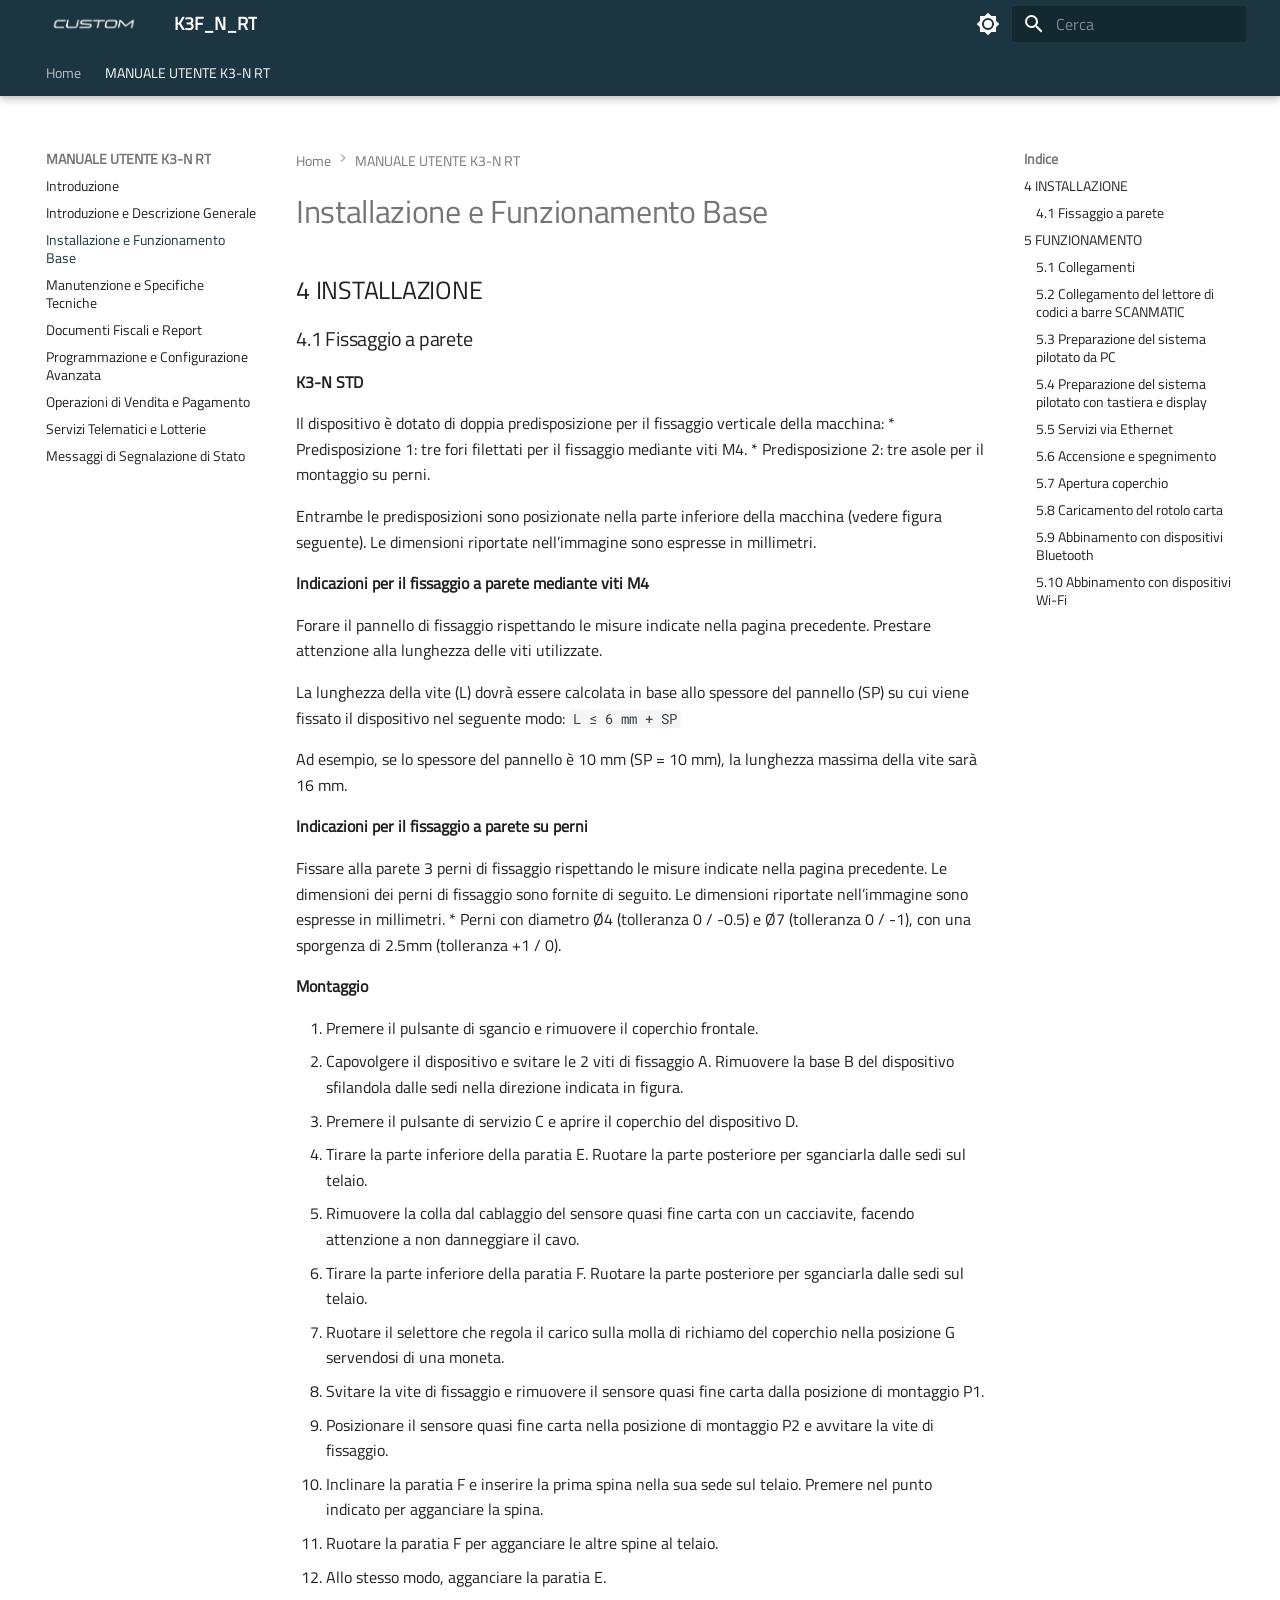
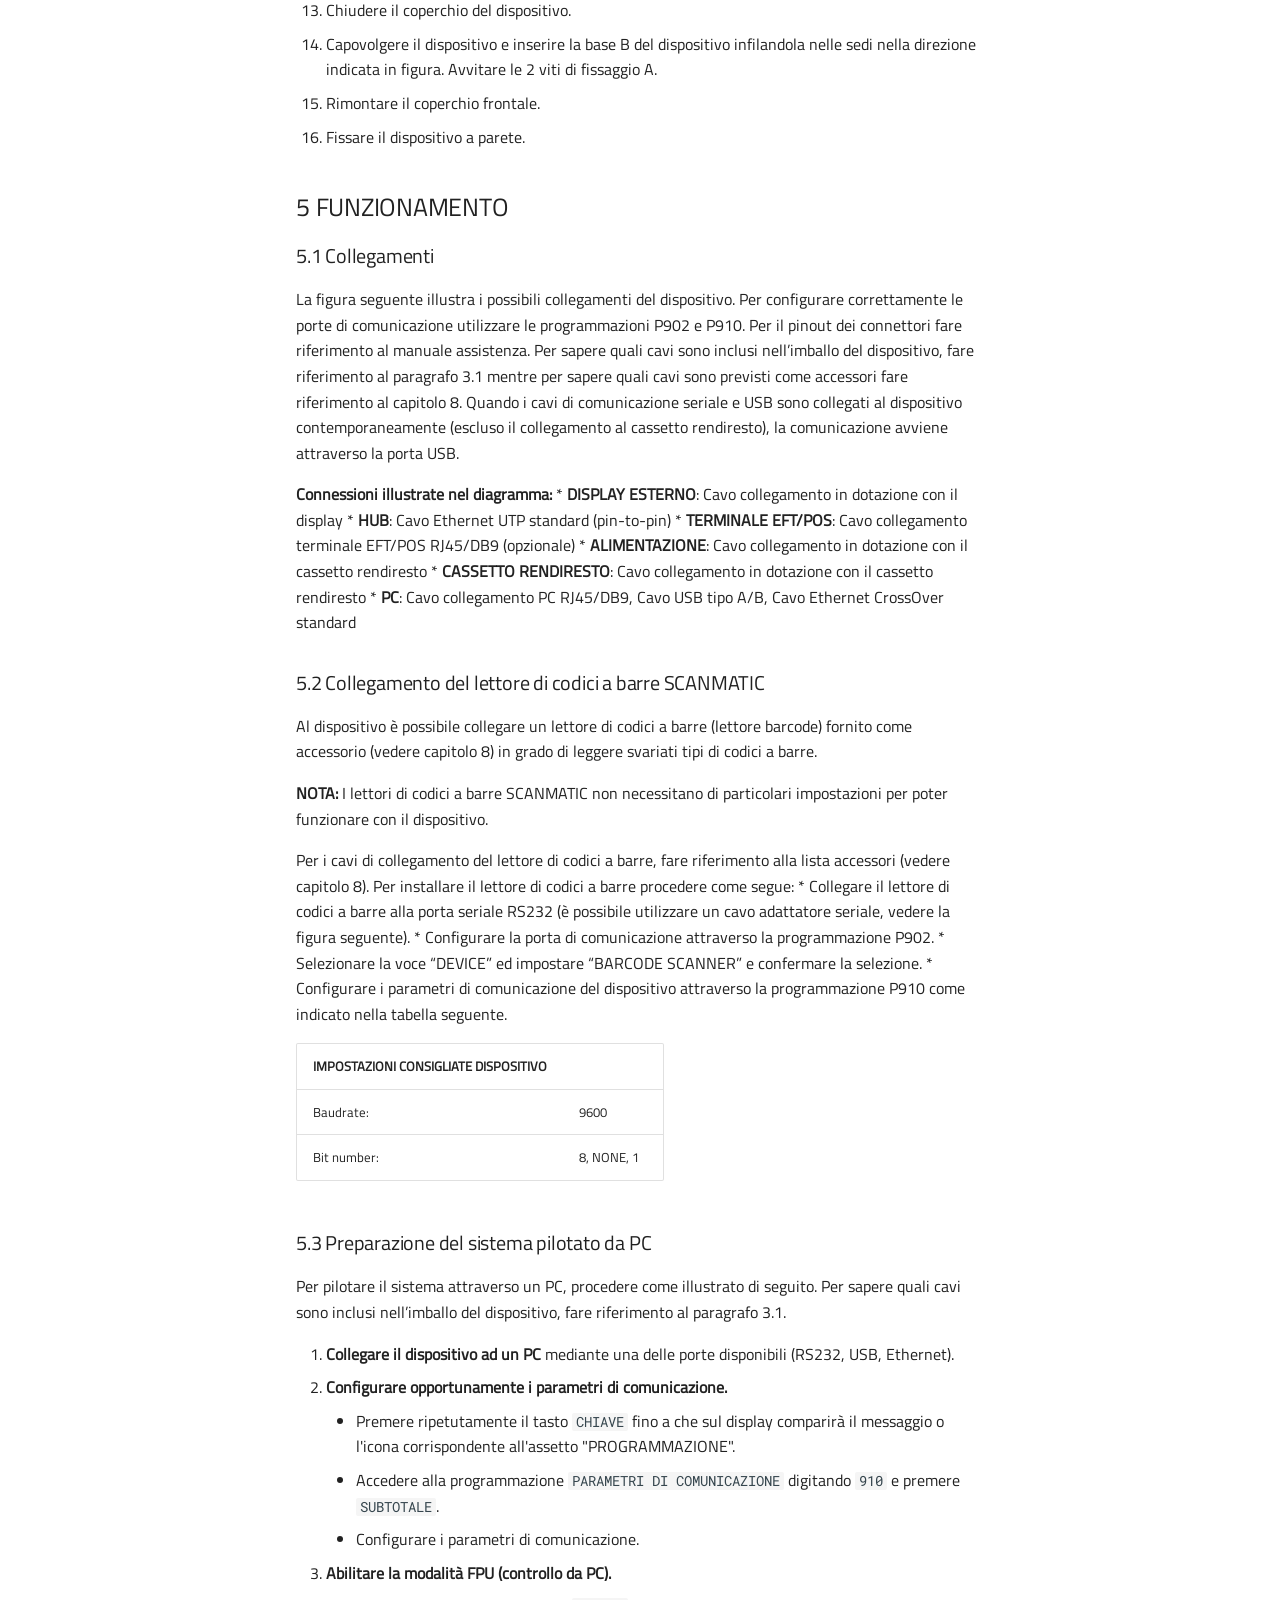
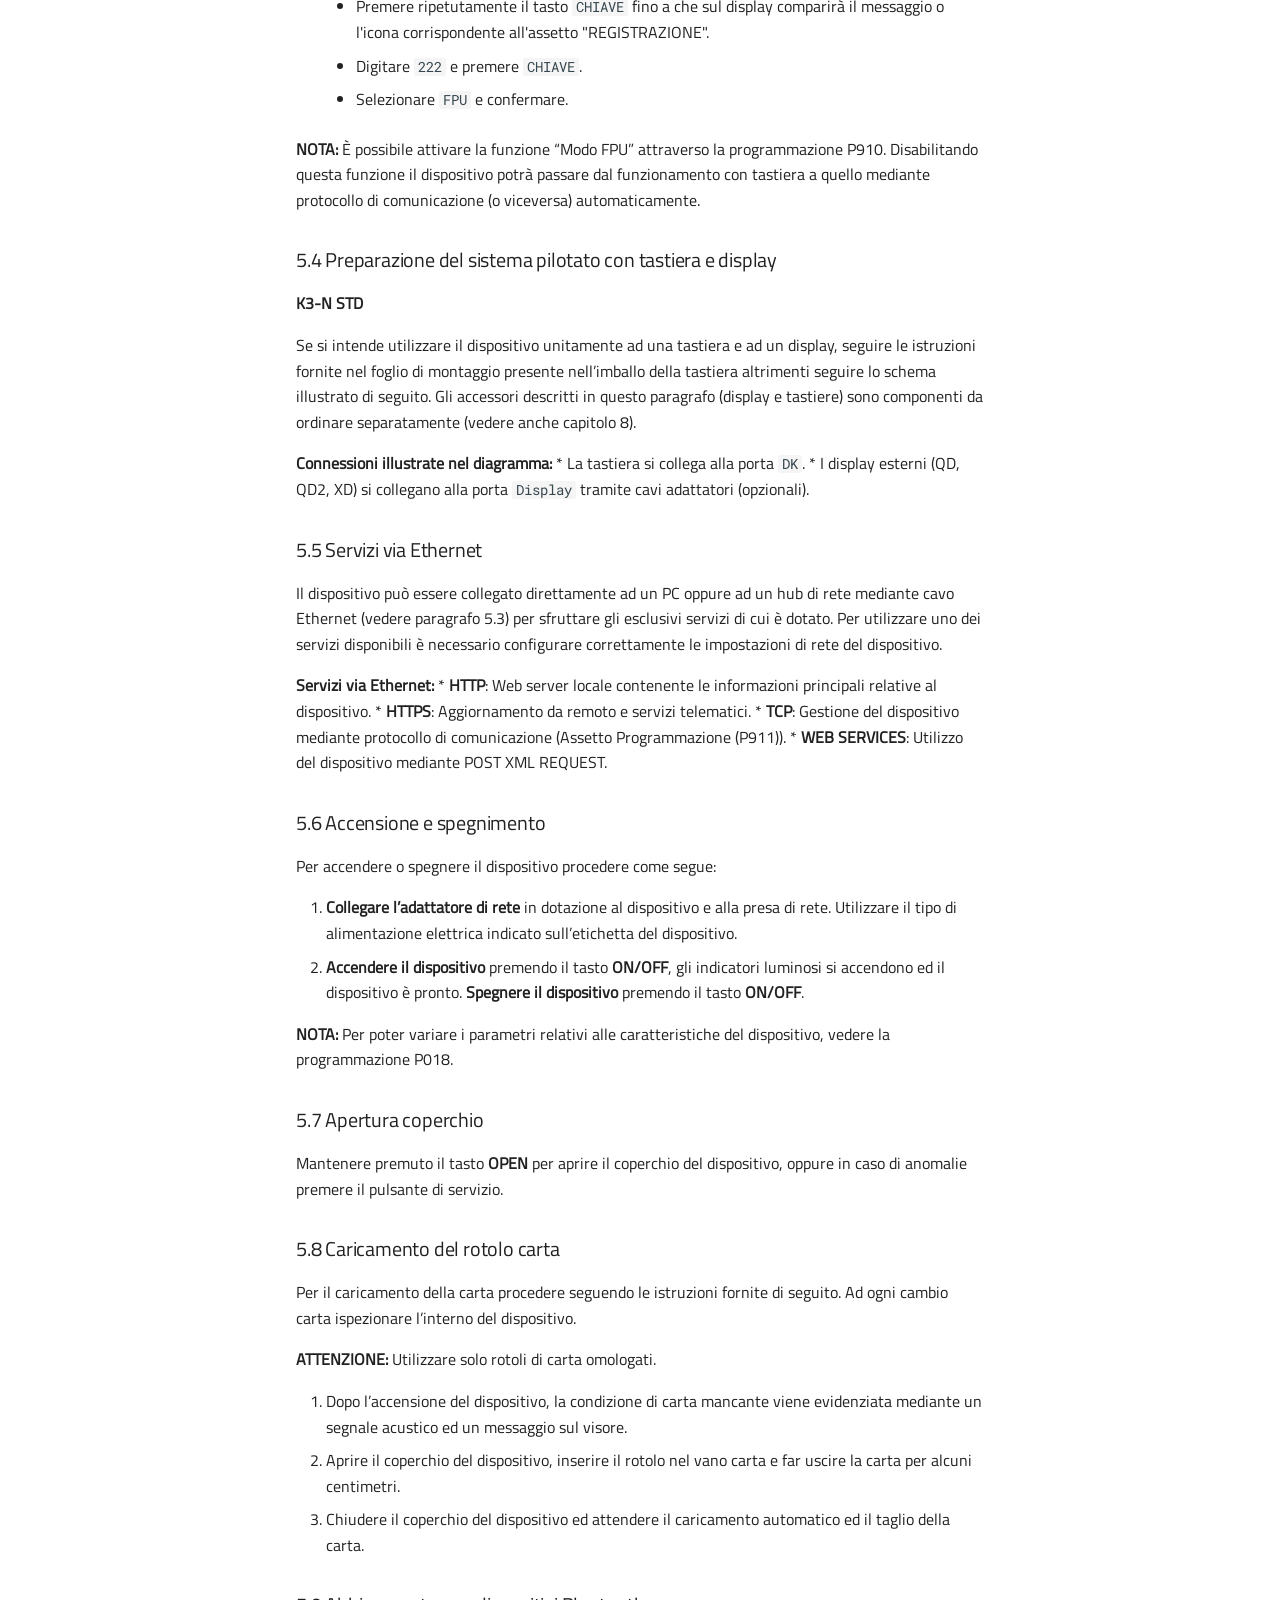
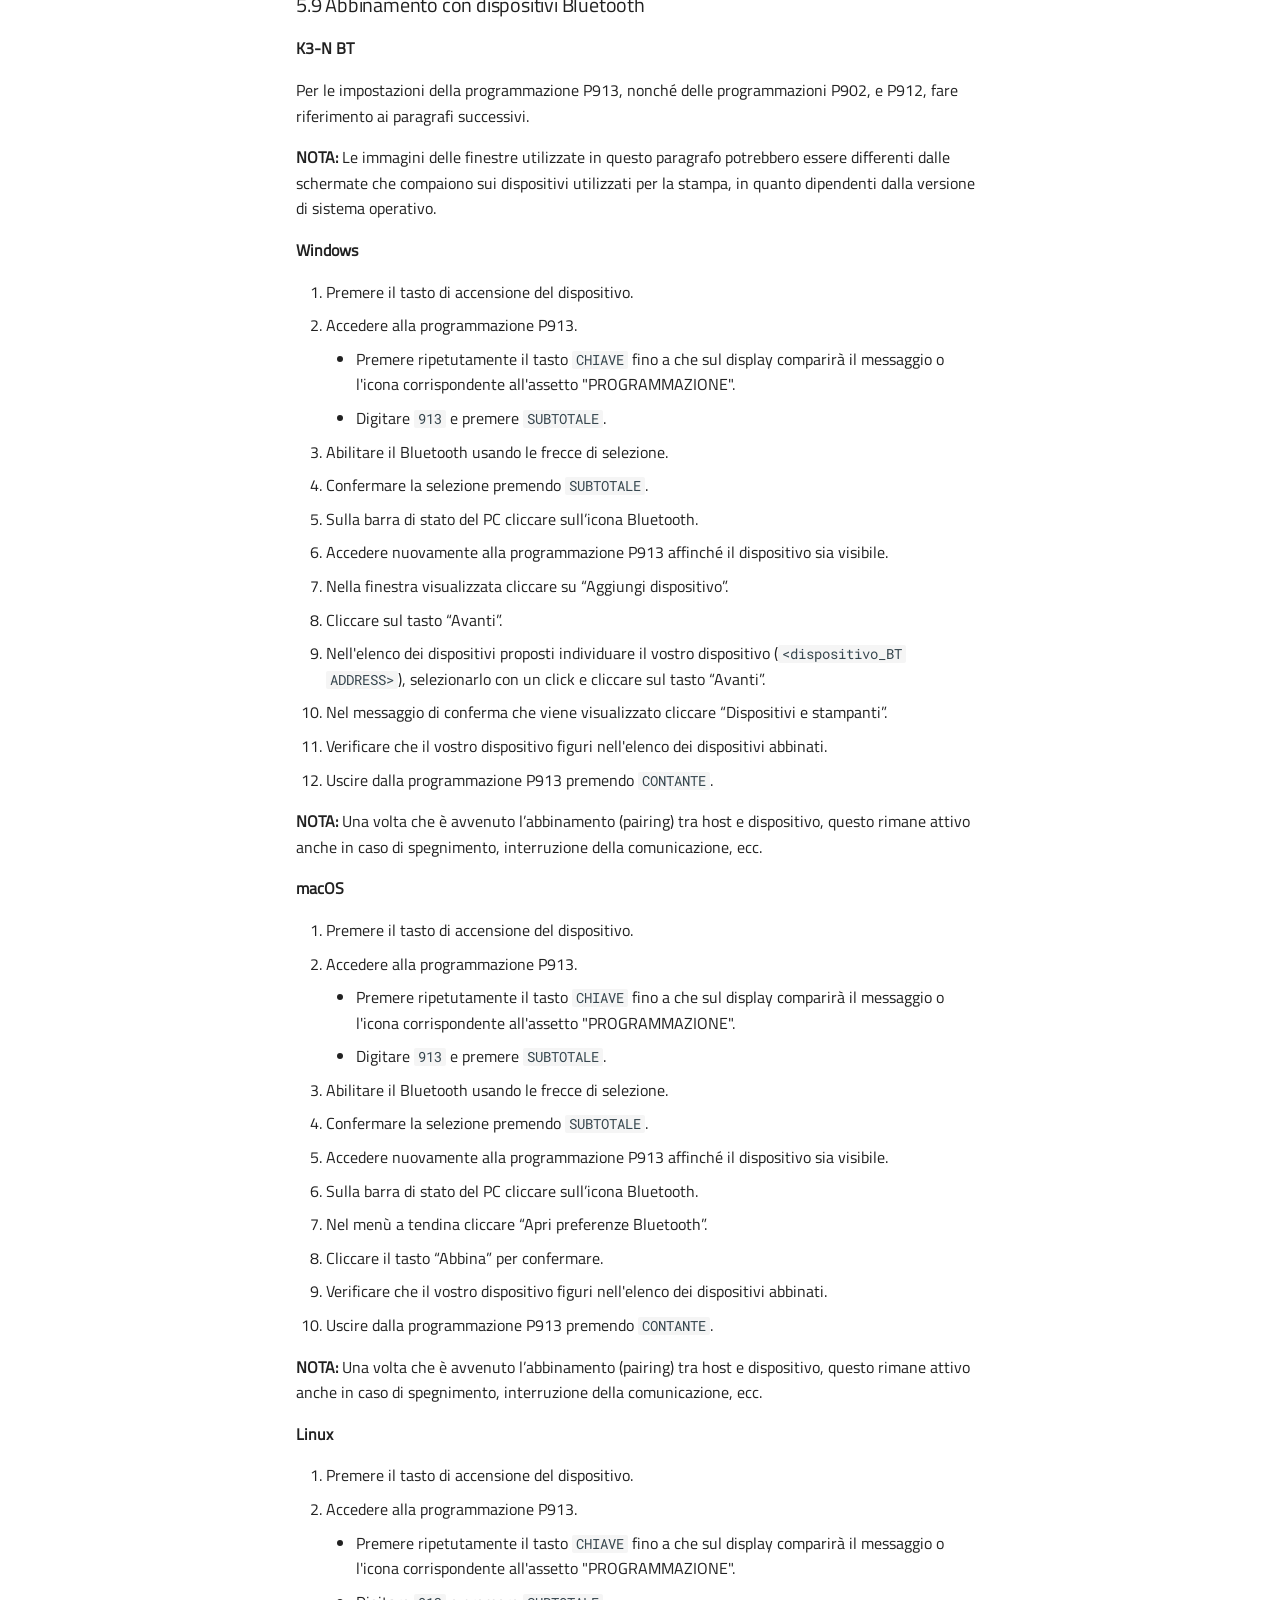
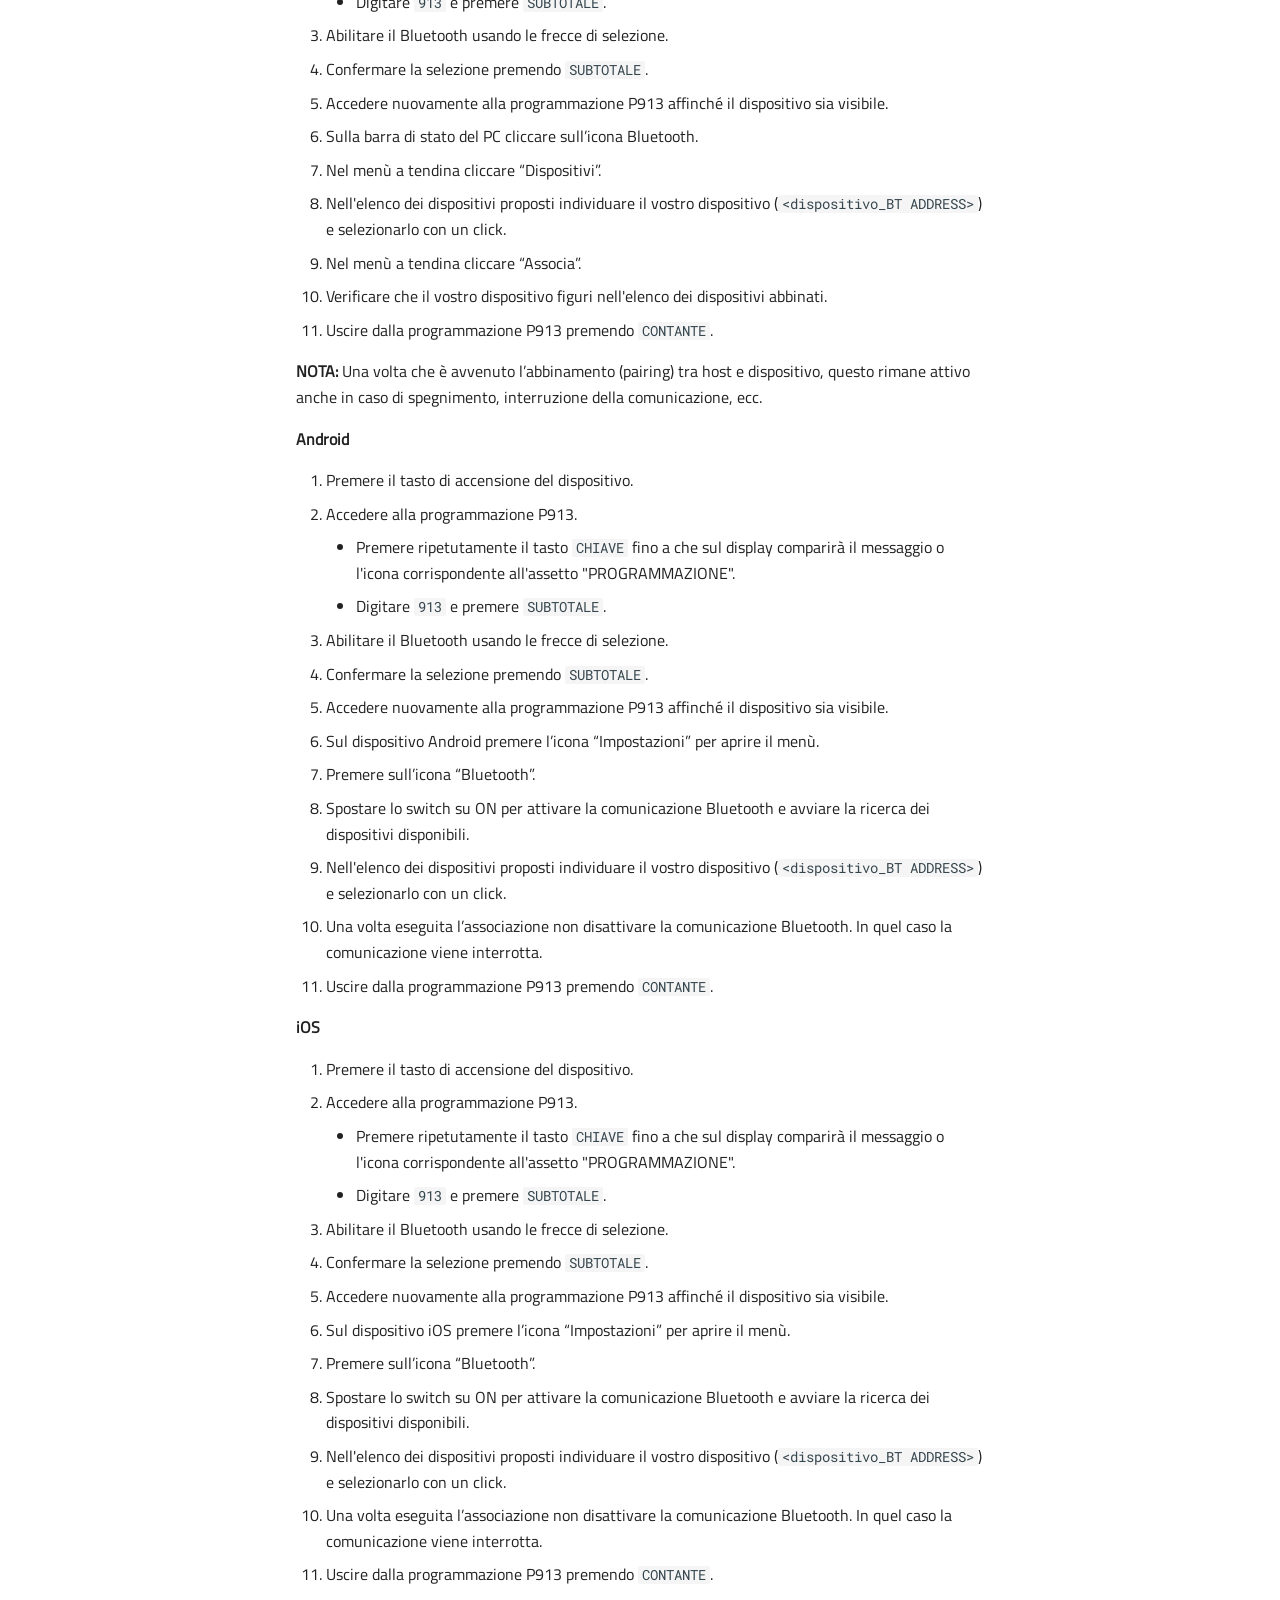
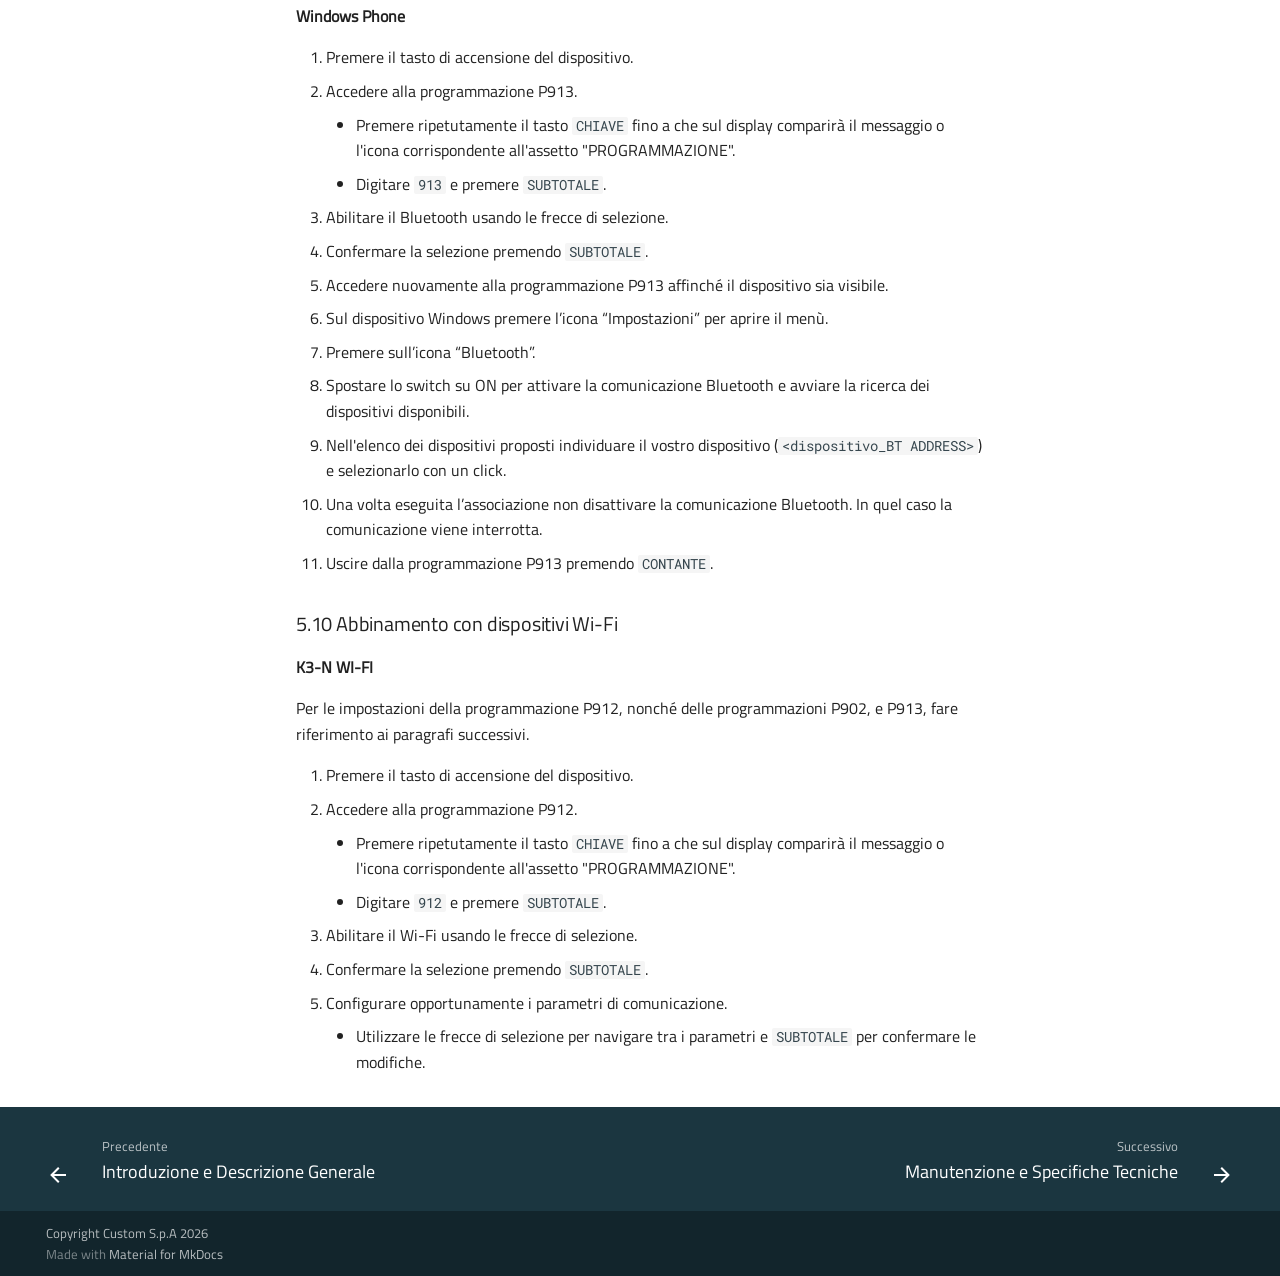
<file: installazione-e-funzionamento-base/index.html>
<!doctype html>
<html lang="it" class="no-js">
  <head>
    
      <meta charset="utf-8">
      <meta name="viewport" content="width=device-width,initial-scale=1">
      
      
        <meta name="author" content="Custom S.p.A.">
      
      
        <link rel="canonical" href="https://ivanrobuschi-custom.github.io/K3F_n_rt/installazione-e-funzionamento-base/">
      
      
        <link rel="prev" href="../introduzione-e-descrizione-generale/">
      
      
        <link rel="next" href="../manutenzione-e-specifiche-tecniche/">
      
      
        
      
      
      <link rel="icon" href="../assets/icons/favicon.png">
      <meta name="generator" content="mkdocs-1.6.1, mkdocs-material-9.7.6">
    
    
      
        <title>Installazione e Funzionamento Base - K3F_N_RT</title>
      
    
    
      <link rel="stylesheet" href="../assets/stylesheets/main.484c7ddc.min.css">
      
        
        <link rel="stylesheet" href="../assets/stylesheets/palette.ab4e12ef.min.css">
      
      


    
    
      
    
    
      
        
        
        <link rel="preconnect" href="https://fonts.gstatic.com" crossorigin>
        <link rel="stylesheet" href="https://fonts.googleapis.com/css?family=Roboto:300,300i,400,400i,700,700i%7CRoboto+Mono:400,400i,700,700i&display=fallback">
        <style>:root{--md-text-font:"Roboto";--md-code-font:"Roboto Mono"}</style>
      
    
    
      <link rel="stylesheet" href="../stylesheets/extra.css">
    
    <script>__md_scope=new URL("..",location),__md_hash=e=>[...e].reduce(((e,_)=>(e<<5)-e+_.charCodeAt(0)),0),__md_get=(e,_=localStorage,t=__md_scope)=>JSON.parse(_.getItem(t.pathname+"."+e)),__md_set=(e,_,t=localStorage,a=__md_scope)=>{try{t.setItem(a.pathname+"."+e,JSON.stringify(_))}catch(e){}}</script>
    
      

    
    
  </head>
  
  
    
    
      
    
    
    
    
    <body dir="ltr" data-md-color-scheme="default" data-md-color-primary="custom" data-md-color-accent="indigo">
  
    
    <input class="md-toggle" data-md-toggle="drawer" type="checkbox" id="__drawer" autocomplete="off">
    <input class="md-toggle" data-md-toggle="search" type="checkbox" id="__search" autocomplete="off">
    <label class="md-overlay" for="__drawer"></label>
    <div data-md-component="skip">
      
        
        <a href="#installazione-e-funzionamento-base" class="md-skip">
          Vai al contenuto
        </a>
      
    </div>
    <div data-md-component="announce">
      
    </div>
    
    
      

  

<header class="md-header md-header--shadow md-header--lifted" data-md-component="header">
  <nav class="md-header__inner md-grid" aria-label="Intestazione">
    <a href=".." title="K3F_N_RT" class="md-header__button md-logo" aria-label="K3F_N_RT" data-md-component="logo">
      
  <img src="../assets/icons/logo.png" alt="logo">

    </a>
    <label class="md-header__button md-icon" for="__drawer">
      
      <svg xmlns="http://www.w3.org/2000/svg" viewBox="0 0 24 24"><path d="M3 6h18v2H3zm0 5h18v2H3zm0 5h18v2H3z"/></svg>
    </label>
    <div class="md-header__title" data-md-component="header-title">
      <div class="md-header__ellipsis">
        <div class="md-header__topic">
          <span class="md-ellipsis">
            K3F_N_RT
          </span>
        </div>
        <div class="md-header__topic" data-md-component="header-topic">
          <span class="md-ellipsis">
            
              Installazione e Funzionamento Base
            
          </span>
        </div>
      </div>
    </div>
    
      
        <form class="md-header__option" data-md-component="palette">
  
    
    
    
    <input class="md-option" data-md-color-media="" data-md-color-scheme="default" data-md-color-primary="custom" data-md-color-accent="indigo"  aria-label="Tema scuro"  type="radio" name="__palette" id="__palette_0">
    
      <label class="md-header__button md-icon" title="Tema scuro" for="__palette_1" hidden>
        <svg xmlns="http://www.w3.org/2000/svg" viewBox="0 0 24 24"><path d="M12 8a4 4 0 0 0-4 4 4 4 0 0 0 4 4 4 4 0 0 0 4-4 4 4 0 0 0-4-4m0 10a6 6 0 0 1-6-6 6 6 0 0 1 6-6 6 6 0 0 1 6 6 6 6 0 0 1-6 6m8-9.31V4h-4.69L12 .69 8.69 4H4v4.69L.69 12 4 15.31V20h4.69L12 23.31 15.31 20H20v-4.69L23.31 12z"/></svg>
      </label>
    
  
    
    
    
    <input class="md-option" data-md-color-media="" data-md-color-scheme="slate" data-md-color-primary="custom" data-md-color-accent="indigo"  aria-label="Tema chiaro"  type="radio" name="__palette" id="__palette_1">
    
      <label class="md-header__button md-icon" title="Tema chiaro" for="__palette_0" hidden>
        <svg xmlns="http://www.w3.org/2000/svg" viewBox="0 0 24 24"><path d="M12 18c-.89 0-1.74-.2-2.5-.55C11.56 16.5 13 14.42 13 12s-1.44-4.5-3.5-5.45C10.26 6.2 11.11 6 12 6a6 6 0 0 1 6 6 6 6 0 0 1-6 6m8-9.31V4h-4.69L12 .69 8.69 4H4v4.69L.69 12 4 15.31V20h4.69L12 23.31 15.31 20H20v-4.69L23.31 12z"/></svg>
      </label>
    
  
</form>
      
    
    
      <script>var palette=__md_get("__palette");if(palette&&palette.color){if("(prefers-color-scheme)"===palette.color.media){var media=matchMedia("(prefers-color-scheme: light)"),input=document.querySelector(media.matches?"[data-md-color-media='(prefers-color-scheme: light)']":"[data-md-color-media='(prefers-color-scheme: dark)']");palette.color.media=input.getAttribute("data-md-color-media"),palette.color.scheme=input.getAttribute("data-md-color-scheme"),palette.color.primary=input.getAttribute("data-md-color-primary"),palette.color.accent=input.getAttribute("data-md-color-accent")}for(var[key,value]of Object.entries(palette.color))document.body.setAttribute("data-md-color-"+key,value)}</script>
    
    
    
      
      
        <label class="md-header__button md-icon" for="__search">
          
          <svg xmlns="http://www.w3.org/2000/svg" viewBox="0 0 24 24"><path d="M9.5 3A6.5 6.5 0 0 1 16 9.5c0 1.61-.59 3.09-1.56 4.23l.27.27h.79l5 5-1.5 1.5-5-5v-.79l-.27-.27A6.52 6.52 0 0 1 9.5 16 6.5 6.5 0 0 1 3 9.5 6.5 6.5 0 0 1 9.5 3m0 2C7 5 5 7 5 9.5S7 14 9.5 14 14 12 14 9.5 12 5 9.5 5"/></svg>
        </label>
        <div class="md-search" data-md-component="search" role="dialog">
  <label class="md-search__overlay" for="__search"></label>
  <div class="md-search__inner" role="search">
    <form class="md-search__form" name="search">
      <input type="text" class="md-search__input" name="query" aria-label="Cerca" placeholder="Cerca" autocapitalize="off" autocorrect="off" autocomplete="off" spellcheck="false" data-md-component="search-query" required>
      <label class="md-search__icon md-icon" for="__search">
        
        <svg xmlns="http://www.w3.org/2000/svg" viewBox="0 0 24 24"><path d="M9.5 3A6.5 6.5 0 0 1 16 9.5c0 1.61-.59 3.09-1.56 4.23l.27.27h.79l5 5-1.5 1.5-5-5v-.79l-.27-.27A6.52 6.52 0 0 1 9.5 16 6.5 6.5 0 0 1 3 9.5 6.5 6.5 0 0 1 9.5 3m0 2C7 5 5 7 5 9.5S7 14 9.5 14 14 12 14 9.5 12 5 9.5 5"/></svg>
        
        <svg xmlns="http://www.w3.org/2000/svg" viewBox="0 0 24 24"><path d="M20 11v2H8l5.5 5.5-1.42 1.42L4.16 12l7.92-7.92L13.5 5.5 8 11z"/></svg>
      </label>
      <nav class="md-search__options" aria-label="Cerca">
        
          <a href="javascript:void(0)" class="md-search__icon md-icon" title="Condividi" aria-label="Condividi" data-clipboard data-clipboard-text="" data-md-component="search-share" tabindex="-1">
            
            <svg xmlns="http://www.w3.org/2000/svg" viewBox="0 0 24 24"><path d="M18 16.08c-.76 0-1.44.3-1.96.77L8.91 12.7c.05-.23.09-.46.09-.7s-.04-.47-.09-.7l7.05-4.11c.54.5 1.25.81 2.04.81a3 3 0 0 0 3-3 3 3 0 0 0-3-3 3 3 0 0 0-3 3c0 .24.04.47.09.7L8.04 9.81C7.5 9.31 6.79 9 6 9a3 3 0 0 0-3 3 3 3 0 0 0 3 3c.79 0 1.5-.31 2.04-.81l7.12 4.15c-.05.21-.08.43-.08.66 0 1.61 1.31 2.91 2.92 2.91s2.92-1.3 2.92-2.91A2.92 2.92 0 0 0 18 16.08"/></svg>
          </a>
        
        <button type="reset" class="md-search__icon md-icon" title="Cancella" aria-label="Cancella" tabindex="-1">
          
          <svg xmlns="http://www.w3.org/2000/svg" viewBox="0 0 24 24"><path d="M19 6.41 17.59 5 12 10.59 6.41 5 5 6.41 10.59 12 5 17.59 6.41 19 12 13.41 17.59 19 19 17.59 13.41 12z"/></svg>
        </button>
      </nav>
      
        <div class="md-search__suggest" data-md-component="search-suggest"></div>
      
    </form>
    <div class="md-search__output">
      <div class="md-search__scrollwrap" tabindex="0" data-md-scrollfix>
        <div class="md-search-result" data-md-component="search-result">
          <div class="md-search-result__meta">
            Inizializza la ricerca
          </div>
          <ol class="md-search-result__list" role="presentation"></ol>
        </div>
      </div>
    </div>
  </div>
</div>
      
    
    
  </nav>
  
    
      
<nav class="md-tabs" aria-label="Tabs" data-md-component="tabs">
  <div class="md-grid">
    <ul class="md-tabs__list">
      
        
  
  
  
  
    <li class="md-tabs__item">
      <a href=".." class="md-tabs__link">
        
  
  
    
  
  Home

      </a>
    </li>
  

      
        
  
  
  
    
  
  
    
    
      <li class="md-tabs__item md-tabs__item--active">
        <a href="../index2/" class="md-tabs__link">
          
  
  
    
  
  MANUALE UTENTE K3-N RT

        </a>
      </li>
    
  

      
    </ul>
  </div>
</nav>
    
  
</header>
    
    <div class="md-container" data-md-component="container">
      
      
        
      
      <main class="md-main" data-md-component="main">
        <div class="md-main__inner md-grid">
          
            
              
              <div class="md-sidebar md-sidebar--primary" data-md-component="sidebar" data-md-type="navigation" >
                <div class="md-sidebar__scrollwrap">
                  <div class="md-sidebar__inner">
                    


  


<nav class="md-nav md-nav--primary md-nav--lifted" aria-label="Navigazione" data-md-level="0">
  <label class="md-nav__title" for="__drawer">
    <a href=".." title="K3F_N_RT" class="md-nav__button md-logo" aria-label="K3F_N_RT" data-md-component="logo">
      
  <img src="../assets/icons/logo.png" alt="logo">

    </a>
    K3F_N_RT
  </label>
  
  <ul class="md-nav__list" data-md-scrollfix>
    
      
      
  
  
  
  
    <li class="md-nav__item">
      <a href=".." class="md-nav__link">
        
  
  
  <span class="md-ellipsis">
    
  
    Home
  

    
  </span>
  
  

      </a>
    </li>
  

    
      
      
  
  
    
  
  
  
    
    
      
        
      
        
      
        
      
        
      
        
      
        
      
        
      
        
      
        
      
    
    
    
      
        
        
      
      
        
      
    
    
      
    
    <li class="md-nav__item md-nav__item--active md-nav__item--section md-nav__item--nested">
      
        
        
        <input class="md-nav__toggle md-toggle " type="checkbox" id="__nav_2" checked>
        
          
          <label class="md-nav__link" for="__nav_2" id="__nav_2_label" tabindex="">
            
  
  
  <span class="md-ellipsis">
    
  
    MANUALE UTENTE K3-N RT
  

    
  </span>
  
  

            <span class="md-nav__icon md-icon"></span>
          </label>
        
        <nav class="md-nav" data-md-level="1" aria-labelledby="__nav_2_label" aria-expanded="true">
          <label class="md-nav__title" for="__nav_2">
            <span class="md-nav__icon md-icon"></span>
            
  
    MANUALE UTENTE K3-N RT
  

          </label>
          <ul class="md-nav__list" data-md-scrollfix>
            
              
                
  
  
  
  
    <li class="md-nav__item">
      <a href="../index2/" class="md-nav__link">
        
  
  
  <span class="md-ellipsis">
    
  
    Introduzione
  

    
  </span>
  
  

      </a>
    </li>
  

              
            
              
                
  
  
  
  
    <li class="md-nav__item">
      <a href="../introduzione-e-descrizione-generale/" class="md-nav__link">
        
  
  
  <span class="md-ellipsis">
    
  
    Introduzione e Descrizione Generale
  

    
  </span>
  
  

      </a>
    </li>
  

              
            
              
                
  
  
    
  
  
  
    <li class="md-nav__item md-nav__item--active">
      
      <input class="md-nav__toggle md-toggle" type="checkbox" id="__toc">
      
      
        
      
      
        <label class="md-nav__link md-nav__link--active" for="__toc">
          
  
  
  <span class="md-ellipsis">
    
  
    Installazione e Funzionamento Base
  

    
  </span>
  
  

          <span class="md-nav__icon md-icon"></span>
        </label>
      
      <a href="./" class="md-nav__link md-nav__link--active">
        
  
  
  <span class="md-ellipsis">
    
  
    Installazione e Funzionamento Base
  

    
  </span>
  
  

      </a>
      
        

<nav class="md-nav md-nav--secondary" aria-label="Indice">
  
  
  
    
  
  
    <label class="md-nav__title" for="__toc">
      <span class="md-nav__icon md-icon"></span>
      Indice
    </label>
    <ul class="md-nav__list" data-md-component="toc" data-md-scrollfix>
      
        <li class="md-nav__item">
  <a href="#4-installazione" class="md-nav__link">
    <span class="md-ellipsis">
      
        4 INSTALLAZIONE
      
    </span>
  </a>
  
    <nav class="md-nav" aria-label="4 INSTALLAZIONE">
      <ul class="md-nav__list">
        
          <li class="md-nav__item">
  <a href="#41-fissaggio-a-parete" class="md-nav__link">
    <span class="md-ellipsis">
      
        4.1 Fissaggio a parete
      
    </span>
  </a>
  
</li>
        
      </ul>
    </nav>
  
</li>
      
        <li class="md-nav__item">
  <a href="#5-funzionamento" class="md-nav__link">
    <span class="md-ellipsis">
      
        5 FUNZIONAMENTO
      
    </span>
  </a>
  
    <nav class="md-nav" aria-label="5 FUNZIONAMENTO">
      <ul class="md-nav__list">
        
          <li class="md-nav__item">
  <a href="#51-collegamenti" class="md-nav__link">
    <span class="md-ellipsis">
      
        5.1 Collegamenti
      
    </span>
  </a>
  
</li>
        
          <li class="md-nav__item">
  <a href="#52-collegamento-del-lettore-di-codici-a-barre-scanmatic" class="md-nav__link">
    <span class="md-ellipsis">
      
        5.2 Collegamento del lettore di codici a barre SCANMATIC
      
    </span>
  </a>
  
</li>
        
          <li class="md-nav__item">
  <a href="#53-preparazione-del-sistema-pilotato-da-pc" class="md-nav__link">
    <span class="md-ellipsis">
      
        5.3 Preparazione del sistema pilotato da PC
      
    </span>
  </a>
  
</li>
        
          <li class="md-nav__item">
  <a href="#54-preparazione-del-sistema-pilotato-con-tastiera-e-display" class="md-nav__link">
    <span class="md-ellipsis">
      
        5.4 Preparazione del sistema pilotato con tastiera e display
      
    </span>
  </a>
  
</li>
        
          <li class="md-nav__item">
  <a href="#55-servizi-via-ethernet" class="md-nav__link">
    <span class="md-ellipsis">
      
        5.5 Servizi via Ethernet
      
    </span>
  </a>
  
</li>
        
          <li class="md-nav__item">
  <a href="#56-accensione-e-spegnimento" class="md-nav__link">
    <span class="md-ellipsis">
      
        5.6 Accensione e spegnimento
      
    </span>
  </a>
  
</li>
        
          <li class="md-nav__item">
  <a href="#57-apertura-coperchio" class="md-nav__link">
    <span class="md-ellipsis">
      
        5.7 Apertura coperchio
      
    </span>
  </a>
  
</li>
        
          <li class="md-nav__item">
  <a href="#58-caricamento-del-rotolo-carta" class="md-nav__link">
    <span class="md-ellipsis">
      
        5.8 Caricamento del rotolo carta
      
    </span>
  </a>
  
</li>
        
          <li class="md-nav__item">
  <a href="#59-abbinamento-con-dispositivi-bluetooth" class="md-nav__link">
    <span class="md-ellipsis">
      
        5.9 Abbinamento con dispositivi Bluetooth
      
    </span>
  </a>
  
</li>
        
          <li class="md-nav__item">
  <a href="#510-abbinamento-con-dispositivi-wi-fi" class="md-nav__link">
    <span class="md-ellipsis">
      
        5.10 Abbinamento con dispositivi Wi-Fi
      
    </span>
  </a>
  
</li>
        
      </ul>
    </nav>
  
</li>
      
    </ul>
  
</nav>
      
    </li>
  

              
            
              
                
  
  
  
  
    <li class="md-nav__item">
      <a href="../manutenzione-e-specifiche-tecniche/" class="md-nav__link">
        
  
  
  <span class="md-ellipsis">
    
  
    Manutenzione e Specifiche Tecniche
  

    
  </span>
  
  

      </a>
    </li>
  

              
            
              
                
  
  
  
  
    <li class="md-nav__item">
      <a href="../documenti-fiscali-e-report/" class="md-nav__link">
        
  
  
  <span class="md-ellipsis">
    
  
    Documenti Fiscali e Report
  

    
  </span>
  
  

      </a>
    </li>
  

              
            
              
                
  
  
  
  
    <li class="md-nav__item">
      <a href="../programmazione-e-configurazione-avanzata/" class="md-nav__link">
        
  
  
  <span class="md-ellipsis">
    
  
    Programmazione e Configurazione Avanzata
  

    
  </span>
  
  

      </a>
    </li>
  

              
            
              
                
  
  
  
  
    <li class="md-nav__item">
      <a href="../operazioni-di-vendita-e-pagamento/" class="md-nav__link">
        
  
  
  <span class="md-ellipsis">
    
  
    Operazioni di Vendita e Pagamento
  

    
  </span>
  
  

      </a>
    </li>
  

              
            
              
                
  
  
  
  
    <li class="md-nav__item">
      <a href="../servizi-telematici-e-lotterie/" class="md-nav__link">
        
  
  
  <span class="md-ellipsis">
    
  
    Servizi Telematici e Lotterie
  

    
  </span>
  
  

      </a>
    </li>
  

              
            
              
                
  
  
  
  
    <li class="md-nav__item">
      <a href="../messaggi-di-segnalazione-di-stato/" class="md-nav__link">
        
  
  
  <span class="md-ellipsis">
    
  
    Messaggi di Segnalazione di Stato
  

    
  </span>
  
  

      </a>
    </li>
  

              
            
          </ul>
        </nav>
      
    </li>
  

    
  </ul>
</nav>
                  </div>
                </div>
              </div>
            
            
              
              <div class="md-sidebar md-sidebar--secondary" data-md-component="sidebar" data-md-type="toc" >
                <div class="md-sidebar__scrollwrap">
                  <div class="md-sidebar__inner">
                    

<nav class="md-nav md-nav--secondary" aria-label="Indice">
  
  
  
    
  
  
    <label class="md-nav__title" for="__toc">
      <span class="md-nav__icon md-icon"></span>
      Indice
    </label>
    <ul class="md-nav__list" data-md-component="toc" data-md-scrollfix>
      
        <li class="md-nav__item">
  <a href="#4-installazione" class="md-nav__link">
    <span class="md-ellipsis">
      
        4 INSTALLAZIONE
      
    </span>
  </a>
  
    <nav class="md-nav" aria-label="4 INSTALLAZIONE">
      <ul class="md-nav__list">
        
          <li class="md-nav__item">
  <a href="#41-fissaggio-a-parete" class="md-nav__link">
    <span class="md-ellipsis">
      
        4.1 Fissaggio a parete
      
    </span>
  </a>
  
</li>
        
      </ul>
    </nav>
  
</li>
      
        <li class="md-nav__item">
  <a href="#5-funzionamento" class="md-nav__link">
    <span class="md-ellipsis">
      
        5 FUNZIONAMENTO
      
    </span>
  </a>
  
    <nav class="md-nav" aria-label="5 FUNZIONAMENTO">
      <ul class="md-nav__list">
        
          <li class="md-nav__item">
  <a href="#51-collegamenti" class="md-nav__link">
    <span class="md-ellipsis">
      
        5.1 Collegamenti
      
    </span>
  </a>
  
</li>
        
          <li class="md-nav__item">
  <a href="#52-collegamento-del-lettore-di-codici-a-barre-scanmatic" class="md-nav__link">
    <span class="md-ellipsis">
      
        5.2 Collegamento del lettore di codici a barre SCANMATIC
      
    </span>
  </a>
  
</li>
        
          <li class="md-nav__item">
  <a href="#53-preparazione-del-sistema-pilotato-da-pc" class="md-nav__link">
    <span class="md-ellipsis">
      
        5.3 Preparazione del sistema pilotato da PC
      
    </span>
  </a>
  
</li>
        
          <li class="md-nav__item">
  <a href="#54-preparazione-del-sistema-pilotato-con-tastiera-e-display" class="md-nav__link">
    <span class="md-ellipsis">
      
        5.4 Preparazione del sistema pilotato con tastiera e display
      
    </span>
  </a>
  
</li>
        
          <li class="md-nav__item">
  <a href="#55-servizi-via-ethernet" class="md-nav__link">
    <span class="md-ellipsis">
      
        5.5 Servizi via Ethernet
      
    </span>
  </a>
  
</li>
        
          <li class="md-nav__item">
  <a href="#56-accensione-e-spegnimento" class="md-nav__link">
    <span class="md-ellipsis">
      
        5.6 Accensione e spegnimento
      
    </span>
  </a>
  
</li>
        
          <li class="md-nav__item">
  <a href="#57-apertura-coperchio" class="md-nav__link">
    <span class="md-ellipsis">
      
        5.7 Apertura coperchio
      
    </span>
  </a>
  
</li>
        
          <li class="md-nav__item">
  <a href="#58-caricamento-del-rotolo-carta" class="md-nav__link">
    <span class="md-ellipsis">
      
        5.8 Caricamento del rotolo carta
      
    </span>
  </a>
  
</li>
        
          <li class="md-nav__item">
  <a href="#59-abbinamento-con-dispositivi-bluetooth" class="md-nav__link">
    <span class="md-ellipsis">
      
        5.9 Abbinamento con dispositivi Bluetooth
      
    </span>
  </a>
  
</li>
        
          <li class="md-nav__item">
  <a href="#510-abbinamento-con-dispositivi-wi-fi" class="md-nav__link">
    <span class="md-ellipsis">
      
        5.10 Abbinamento con dispositivi Wi-Fi
      
    </span>
  </a>
  
</li>
        
      </ul>
    </nav>
  
</li>
      
    </ul>
  
</nav>
                  </div>
                </div>
              </div>
            
          
          
            <div class="md-content" data-md-component="content">
              
                



  


  <nav class="md-path" aria-label="Navigazione" >
    <ol class="md-path__list">
      
        
  
  
    <li class="md-path__item">
      <a href=".." class="md-path__link">
        
  <span class="md-ellipsis">
    Home
  </span>

      </a>
    </li>
  

      
      
        
  
  
    
    
      <li class="md-path__item">
        <a href="../index2/" class="md-path__link">
          
  <span class="md-ellipsis">
    MANUALE UTENTE K3-N RT
  </span>

        </a>
      </li>
    
  

      
    </ol>
  </nav>

              
              <article class="md-content__inner md-typeset">
                
                  



<h1 id="installazione-e-funzionamento-base">Installazione e Funzionamento Base<a class="headerlink" href="#installazione-e-funzionamento-base" title="Permanent link">&para;</a></h1>
<h2 id="4-installazione">4 INSTALLAZIONE<a class="headerlink" href="#4-installazione" title="Permanent link">&para;</a></h2>
<h3 id="41-fissaggio-a-parete">4.1 Fissaggio a parete<a class="headerlink" href="#41-fissaggio-a-parete" title="Permanent link">&para;</a></h3>
<p><strong>K3-N STD</strong></p>
<p>Il dispositivo è dotato di doppia predisposizione per il fissaggio verticale della macchina:
* Predisposizione 1: tre fori filettati per il fissaggio mediante viti M4.
* Predisposizione 2: tre asole per il montaggio su perni.</p>
<p>Entrambe le predisposizioni sono posizionate nella parte inferiore della macchina (vedere figura seguente). Le dimensioni riportate nell’immagine sono espresse in millimetri.</p>
<p><strong>Indicazioni per il fissaggio a parete mediante viti M4</strong></p>
<p>Forare il pannello di fissaggio rispettando le misure indicate nella pagina precedente. Prestare attenzione alla lunghezza delle viti utilizzate.</p>
<p>La lunghezza della vite (L) dovrà essere calcolata in base allo spessore del pannello (SP) su cui viene fissato il dispositivo nel seguente modo:
<code>L ≤ 6 mm + SP</code></p>
<p>Ad esempio, se lo spessore del pannello è 10 mm (SP = 10 mm), la lunghezza massima della vite sarà 16 mm.</p>
<p><strong>Indicazioni per il fissaggio a parete su perni</strong></p>
<p>Fissare alla parete 3 perni di fissaggio rispettando le misure indicate nella pagina precedente. Le dimensioni dei perni di fissaggio sono fornite di seguito. Le dimensioni riportate nell’immagine sono espresse in millimetri.
* Perni con diametro Ø4 (tolleranza 0 / -0.5) e Ø7 (tolleranza 0 / -1), con una sporgenza di 2.5mm (tolleranza +1 / 0).</p>
<p><strong>Montaggio</strong></p>
<ol>
<li>Premere il pulsante di sgancio e rimuovere il coperchio frontale.</li>
<li>Capovolgere il dispositivo e svitare le 2 viti di fissaggio A. Rimuovere la base B del dispositivo sfilandola dalle sedi nella direzione indicata in figura.</li>
<li>Premere il pulsante di servizio C e aprire il coperchio del dispositivo D.</li>
<li>Tirare la parte inferiore della paratia E. Ruotare la parte posteriore per sganciarla dalle sedi sul telaio.</li>
<li>Rimuovere la colla dal cablaggio del sensore quasi fine carta con un cacciavite, facendo attenzione a non danneggiare il cavo.</li>
<li>Tirare la parte inferiore della paratia F. Ruotare la parte posteriore per sganciarla dalle sedi sul telaio.</li>
<li>Ruotare il selettore che regola il carico sulla molla di richiamo del coperchio nella posizione G servendosi di una moneta.</li>
<li>Svitare la vite di fissaggio e rimuovere il sensore quasi fine carta dalla posizione di montaggio P1.</li>
<li>Posizionare il sensore quasi fine carta nella posizione di montaggio P2 e avvitare la vite di fissaggio.</li>
<li>Inclinare la paratia F e inserire la prima spina nella sua sede sul telaio. Premere nel punto indicato per agganciare la spina.</li>
<li>Ruotare la paratia F per agganciare le altre spine al telaio.</li>
<li>Allo stesso modo, agganciare la paratia E.</li>
<li>Chiudere il coperchio del dispositivo.</li>
<li>Capovolgere il dispositivo e inserire la base B del dispositivo infilandola nelle sedi nella direzione indicata in figura. Avvitare le 2 viti di fissaggio A.</li>
<li>Rimontare il coperchio frontale.</li>
<li>Fissare il dispositivo a parete.</li>
</ol>
<h2 id="5-funzionamento">5 FUNZIONAMENTO<a class="headerlink" href="#5-funzionamento" title="Permanent link">&para;</a></h2>
<h3 id="51-collegamenti">5.1 Collegamenti<a class="headerlink" href="#51-collegamenti" title="Permanent link">&para;</a></h3>
<p>La figura seguente illustra i possibili collegamenti del dispositivo.
Per configurare correttamente le porte di comunicazione utilizzare le programmazioni P902 e P910.
Per il pinout dei connettori fare riferimento al manuale assistenza.
Per sapere quali cavi sono inclusi nell’imballo del dispositivo, fare riferimento al paragrafo 3.1 mentre per sapere quali cavi sono previsti come accessori fare riferimento al capitolo 8.
Quando i cavi di comunicazione seriale e USB sono collegati al dispositivo contemporaneamente (escluso il collegamento al cassetto rendiresto), la comunicazione avviene attraverso la porta USB.</p>
<p><strong>Connessioni illustrate nel diagramma:</strong>
*   <strong>DISPLAY ESTERNO</strong>: Cavo collegamento in dotazione con il display
*   <strong>HUB</strong>: Cavo Ethernet UTP standard (pin-to-pin)
*   <strong>TERMINALE EFT/POS</strong>: Cavo collegamento terminale EFT/POS RJ45/DB9 (opzionale)
*   <strong>ALIMENTAZIONE</strong>: Cavo collegamento in dotazione con il cassetto rendiresto
*   <strong>CASSETTO RENDIRESTO</strong>: Cavo collegamento in dotazione con il cassetto rendiresto
*   <strong>PC</strong>: Cavo collegamento PC RJ45/DB9, Cavo USB tipo A/B, Cavo Ethernet CrossOver standard</p>
<h3 id="52-collegamento-del-lettore-di-codici-a-barre-scanmatic">5.2 Collegamento del lettore di codici a barre SCANMATIC<a class="headerlink" href="#52-collegamento-del-lettore-di-codici-a-barre-scanmatic" title="Permanent link">&para;</a></h3>
<p>Al dispositivo è possibile collegare un lettore di codici a barre (lettore barcode) fornito come accessorio (vedere capitolo 8) in grado di leggere svariati tipi di codici a barre.</p>
<p><strong>NOTA:</strong>
I lettori di codici a barre SCANMATIC non necessitano di particolari impostazioni per poter funzionare con il dispositivo.</p>
<p>Per i cavi di collegamento del lettore di codici a barre, fare riferimento alla lista accessori (vedere capitolo 8).
Per installare il lettore di codici a barre procedere come segue:
*   Collegare il lettore di codici a barre alla porta seriale RS232 (è possibile utilizzare un cavo adattatore seriale, vedere la figura seguente).
*   Configurare la porta di comunicazione attraverso la programmazione P902.
*   Selezionare la voce “DEVICE” ed impostare “BARCODE SCANNER” e confermare la selezione.
*   Configurare i parametri di comunicazione del dispositivo attraverso la programmazione P910 come indicato nella tabella seguente.</p>
<table>
<thead>
<tr>
<th style="text-align: left;">IMPOSTAZIONI CONSIGLIATE DISPOSITIVO</th>
<th style="text-align: left;"></th>
</tr>
</thead>
<tbody>
<tr>
<td style="text-align: left;">Baudrate:</td>
<td style="text-align: left;">9600</td>
</tr>
<tr>
<td style="text-align: left;">Bit number:</td>
<td style="text-align: left;">8, NONE, 1</td>
</tr>
</tbody>
</table>
<h3 id="53-preparazione-del-sistema-pilotato-da-pc">5.3 Preparazione del sistema pilotato da PC<a class="headerlink" href="#53-preparazione-del-sistema-pilotato-da-pc" title="Permanent link">&para;</a></h3>
<p>Per pilotare il sistema attraverso un PC, procedere come illustrato di seguito.
Per sapere quali cavi sono inclusi nell’imballo del dispositivo, fare riferimento al paragrafo 3.1.</p>
<ol>
<li><strong>Collegare il dispositivo ad un PC</strong> mediante una delle porte disponibili (RS232, USB, Ethernet).</li>
<li><strong>Configurare opportunamente i parametri di comunicazione.</strong><ul>
<li>Premere ripetutamente il tasto <code>CHIAVE</code> fino a che sul display comparirà il messaggio o l'icona corrispondente all'assetto "PROGRAMMAZIONE".</li>
<li>Accedere alla programmazione <code>PARAMETRI DI COMUNICAZIONE</code> digitando <code>910</code> e premere <code>SUBTOTALE</code>.</li>
<li>Configurare i parametri di comunicazione.</li>
</ul>
</li>
<li><strong>Abilitare la modalità FPU (controllo da PC).</strong><ul>
<li>Premere ripetutamente il tasto <code>CHIAVE</code> fino a che sul display comparirà il messaggio o l'icona corrispondente all'assetto "REGISTRAZIONE".</li>
<li>Digitare <code>222</code> e premere <code>CHIAVE</code>.</li>
<li>Selezionare <code>FPU</code> e confermare.</li>
</ul>
</li>
</ol>
<p><strong>NOTA:</strong>
È possibile attivare la funzione “Modo FPU” attraverso la programmazione P910. Disabilitando questa funzione il dispositivo potrà passare dal funzionamento con tastiera a quello mediante protocollo di comunicazione (o viceversa) automaticamente.</p>
<h3 id="54-preparazione-del-sistema-pilotato-con-tastiera-e-display">5.4 Preparazione del sistema pilotato con tastiera e display<a class="headerlink" href="#54-preparazione-del-sistema-pilotato-con-tastiera-e-display" title="Permanent link">&para;</a></h3>
<p><strong>K3-N STD</strong></p>
<p>Se si intende utilizzare il dispositivo unitamente ad una tastiera e ad un display, seguire le istruzioni fornite nel foglio di montaggio presente nell’imballo della tastiera altrimenti seguire lo schema illustrato di seguito.
Gli accessori descritti in questo paragrafo (display e tastiere) sono componenti da ordinare separatamente (vedere anche capitolo 8).</p>
<p><strong>Connessioni illustrate nel diagramma:</strong>
*   La tastiera si collega alla porta <code>DK</code>.
*   I display esterni (QD, QD2, XD) si collegano alla porta <code>Display</code> tramite cavi adattatori (opzionali).</p>
<h3 id="55-servizi-via-ethernet">5.5 Servizi via Ethernet<a class="headerlink" href="#55-servizi-via-ethernet" title="Permanent link">&para;</a></h3>
<p>Il dispositivo può essere collegato direttamente ad un PC oppure ad un hub di rete mediante cavo Ethernet (vedere paragrafo 5.3) per sfruttare gli esclusivi servizi di cui è dotato.
Per utilizzare uno dei servizi disponibili è necessario configurare correttamente le impostazioni di rete del dispositivo.</p>
<p><strong>Servizi via Ethernet:</strong>
*   <strong>HTTP</strong>: Web server locale contenente le informazioni principali relative al dispositivo.
*   <strong>HTTPS</strong>: Aggiornamento da remoto e servizi telematici.
*   <strong>TCP</strong>: Gestione del dispositivo mediante protocollo di comunicazione (Assetto Programmazione (P911)).
*   <strong>WEB SERVICES</strong>: Utilizzo del dispositivo mediante POST XML REQUEST.</p>
<h3 id="56-accensione-e-spegnimento">5.6 Accensione e spegnimento<a class="headerlink" href="#56-accensione-e-spegnimento" title="Permanent link">&para;</a></h3>
<p>Per accendere o spegnere il dispositivo procedere come segue:</p>
<ol>
<li><strong>Collegare l’adattatore di rete</strong> in dotazione al dispositivo e alla presa di rete. Utilizzare il tipo di alimentazione elettrica indicato sull’etichetta del dispositivo.</li>
<li><strong>Accendere il dispositivo</strong> premendo il tasto <strong>ON/OFF</strong>, gli indicatori luminosi si accendono ed il dispositivo è pronto.
    <strong>Spegnere il dispositivo</strong> premendo il tasto <strong>ON/OFF</strong>.</li>
</ol>
<p><strong>NOTA:</strong>
Per poter variare i parametri relativi alle caratteristiche del dispositivo, vedere la programmazione P018.</p>
<h3 id="57-apertura-coperchio">5.7 Apertura coperchio<a class="headerlink" href="#57-apertura-coperchio" title="Permanent link">&para;</a></h3>
<p>Mantenere premuto il tasto <strong>OPEN</strong> per aprire il coperchio del dispositivo, oppure in caso di anomalie premere il pulsante di servizio.</p>
<h3 id="58-caricamento-del-rotolo-carta">5.8 Caricamento del rotolo carta<a class="headerlink" href="#58-caricamento-del-rotolo-carta" title="Permanent link">&para;</a></h3>
<p>Per il caricamento della carta procedere seguendo le istruzioni fornite di seguito. Ad ogni cambio carta ispezionare l’interno del dispositivo.</p>
<p><strong>ATTENZIONE:</strong>
Utilizzare solo rotoli di carta omologati.</p>
<ol>
<li>Dopo l’accensione del dispositivo, la condizione di carta mancante viene evidenziata mediante un segnale acustico ed un messaggio sul visore.</li>
<li>Aprire il coperchio del dispositivo, inserire il rotolo nel vano carta e far uscire la carta per alcuni centimetri.</li>
<li>Chiudere il coperchio del dispositivo ed attendere il caricamento automatico ed il taglio della carta.</li>
</ol>
<h3 id="59-abbinamento-con-dispositivi-bluetooth">5.9 Abbinamento con dispositivi Bluetooth<a class="headerlink" href="#59-abbinamento-con-dispositivi-bluetooth" title="Permanent link">&para;</a></h3>
<p><strong>K3-N BT</strong></p>
<p>Per le impostazioni della programmazione P913, nonché delle programmazioni P902, e P912, fare riferimento ai paragrafi successivi.</p>
<p><strong>NOTA:</strong>
Le immagini delle finestre utilizzate in questo paragrafo potrebbero essere differenti dalle schermate che compaiono sui dispositivi utilizzati per la stampa, in quanto dipendenti dalla versione di sistema operativo.</p>
<p><strong>Windows</strong></p>
<ol>
<li>Premere il tasto di accensione del dispositivo.</li>
<li>Accedere alla programmazione P913.<ul>
<li>Premere ripetutamente il tasto <code>CHIAVE</code> fino a che sul display comparirà il messaggio o l'icona corrispondente all'assetto "PROGRAMMAZIONE".</li>
<li>Digitare <code>913</code> e premere <code>SUBTOTALE</code>.</li>
</ul>
</li>
<li>Abilitare il Bluetooth usando le frecce di selezione.</li>
<li>Confermare la selezione premendo <code>SUBTOTALE</code>.</li>
<li>Sulla barra di stato del PC cliccare sull’icona Bluetooth.</li>
<li>Accedere nuovamente alla programmazione P913 affinché il dispositivo sia visibile.</li>
<li>Nella finestra visualizzata cliccare su “Aggiungi dispositivo”.</li>
<li>Cliccare sul tasto “Avanti”.</li>
<li>Nell'elenco dei dispositivi proposti individuare il vostro dispositivo (<code>&lt;dispositivo_BT ADDRESS&gt;</code>), selezionarlo con un click e cliccare sul tasto “Avanti”.</li>
<li>Nel messaggio di conferma che viene visualizzato cliccare “Dispositivi e stampanti”.</li>
<li>Verificare che il vostro dispositivo figuri nell'elenco dei dispositivi abbinati.</li>
<li>Uscire dalla programmazione P913 premendo <code>CONTANTE</code>.</li>
</ol>
<p><strong>NOTA:</strong>
Una volta che è avvenuto l’abbinamento (pairing) tra host e dispositivo, questo rimane attivo anche in caso di spegnimento, interruzione della comunicazione, ecc.</p>
<p><strong>macOS</strong></p>
<ol>
<li>Premere il tasto di accensione del dispositivo.</li>
<li>Accedere alla programmazione P913.<ul>
<li>Premere ripetutamente il tasto <code>CHIAVE</code> fino a che sul display comparirà il messaggio o l'icona corrispondente all'assetto "PROGRAMMAZIONE".</li>
<li>Digitare <code>913</code> e premere <code>SUBTOTALE</code>.</li>
</ul>
</li>
<li>Abilitare il Bluetooth usando le frecce di selezione.</li>
<li>Confermare la selezione premendo <code>SUBTOTALE</code>.</li>
<li>Accedere nuovamente alla programmazione P913 affinché il dispositivo sia visibile.</li>
<li>Sulla barra di stato del PC cliccare sull’icona Bluetooth.</li>
<li>Nel menù a tendina cliccare “Apri preferenze Bluetooth”.</li>
<li>Cliccare il tasto “Abbina” per confermare.</li>
<li>Verificare che il vostro dispositivo figuri nell'elenco dei dispositivi abbinati.</li>
<li>Uscire dalla programmazione P913 premendo <code>CONTANTE</code>.</li>
</ol>
<p><strong>NOTA:</strong>
Una volta che è avvenuto l’abbinamento (pairing) tra host e dispositivo, questo rimane attivo anche in caso di spegnimento, interruzione della comunicazione, ecc.</p>
<p><strong>Linux</strong></p>
<ol>
<li>Premere il tasto di accensione del dispositivo.</li>
<li>Accedere alla programmazione P913.<ul>
<li>Premere ripetutamente il tasto <code>CHIAVE</code> fino a che sul display comparirà il messaggio o l'icona corrispondente all'assetto "PROGRAMMAZIONE".</li>
<li>Digitare <code>913</code> e premere <code>SUBTOTALE</code>.</li>
</ul>
</li>
<li>Abilitare il Bluetooth usando le frecce di selezione.</li>
<li>Confermare la selezione premendo <code>SUBTOTALE</code>.</li>
<li>Accedere nuovamente alla programmazione P913 affinché il dispositivo sia visibile.</li>
<li>Sulla barra di stato del PC cliccare sull’icona Bluetooth.</li>
<li>Nel menù a tendina cliccare “Dispositivi”.</li>
<li>Nell'elenco dei dispositivi proposti individuare il vostro dispositivo (<code>&lt;dispositivo_BT ADDRESS&gt;</code>) e selezionarlo con un click.</li>
<li>Nel menù a tendina cliccare “Associa”.</li>
<li>Verificare che il vostro dispositivo figuri nell'elenco dei dispositivi abbinati.</li>
<li>Uscire dalla programmazione P913 premendo <code>CONTANTE</code>.</li>
</ol>
<p><strong>NOTA:</strong>
Una volta che è avvenuto l’abbinamento (pairing) tra host e dispositivo, questo rimane attivo anche in caso di spegnimento, interruzione della comunicazione, ecc.</p>
<p><strong>Android</strong></p>
<ol>
<li>Premere il tasto di accensione del dispositivo.</li>
<li>Accedere alla programmazione P913.<ul>
<li>Premere ripetutamente il tasto <code>CHIAVE</code> fino a che sul display comparirà il messaggio o l'icona corrispondente all'assetto "PROGRAMMAZIONE".</li>
<li>Digitare <code>913</code> e premere <code>SUBTOTALE</code>.</li>
</ul>
</li>
<li>Abilitare il Bluetooth usando le frecce di selezione.</li>
<li>Confermare la selezione premendo <code>SUBTOTALE</code>.</li>
<li>Accedere nuovamente alla programmazione P913 affinché il dispositivo sia visibile.</li>
<li>Sul dispositivo Android premere l’icona “Impostazioni” per aprire il menù.</li>
<li>Premere sull’icona “Bluetooth”.</li>
<li>Spostare lo switch su ON per attivare la comunicazione Bluetooth e avviare la ricerca dei dispositivi disponibili.</li>
<li>Nell'elenco dei dispositivi proposti individuare il vostro dispositivo (<code>&lt;dispositivo_BT ADDRESS&gt;</code>) e selezionarlo con un click.</li>
<li>Una volta eseguita l’associazione non disattivare la comunicazione Bluetooth. In quel caso la comunicazione viene interrotta.</li>
<li>Uscire dalla programmazione P913 premendo <code>CONTANTE</code>.</li>
</ol>
<p><strong>iOS</strong></p>
<ol>
<li>Premere il tasto di accensione del dispositivo.</li>
<li>Accedere alla programmazione P913.<ul>
<li>Premere ripetutamente il tasto <code>CHIAVE</code> fino a che sul display comparirà il messaggio o l'icona corrispondente all'assetto "PROGRAMMAZIONE".</li>
<li>Digitare <code>913</code> e premere <code>SUBTOTALE</code>.</li>
</ul>
</li>
<li>Abilitare il Bluetooth usando le frecce di selezione.</li>
<li>Confermare la selezione premendo <code>SUBTOTALE</code>.</li>
<li>Accedere nuovamente alla programmazione P913 affinché il dispositivo sia visibile.</li>
<li>Sul dispositivo iOS premere l’icona “Impostazioni” per aprire il menù.</li>
<li>Premere sull’icona “Bluetooth”.</li>
<li>Spostare lo switch su ON per attivare la comunicazione Bluetooth e avviare la ricerca dei dispositivi disponibili.</li>
<li>Nell'elenco dei dispositivi proposti individuare il vostro dispositivo (<code>&lt;dispositivo_BT ADDRESS&gt;</code>) e selezionarlo con un click.</li>
<li>Una volta eseguita l’associazione non disattivare la comunicazione Bluetooth. In quel caso la comunicazione viene interrotta.</li>
<li>Uscire dalla programmazione P913 premendo <code>CONTANTE</code>.</li>
</ol>
<p><strong>Windows Phone</strong></p>
<ol>
<li>Premere il tasto di accensione del dispositivo.</li>
<li>Accedere alla programmazione P913.<ul>
<li>Premere ripetutamente il tasto <code>CHIAVE</code> fino a che sul display comparirà il messaggio o l'icona corrispondente all'assetto "PROGRAMMAZIONE".</li>
<li>Digitare <code>913</code> e premere <code>SUBTOTALE</code>.</li>
</ul>
</li>
<li>Abilitare il Bluetooth usando le frecce di selezione.</li>
<li>Confermare la selezione premendo <code>SUBTOTALE</code>.</li>
<li>Accedere nuovamente alla programmazione P913 affinché il dispositivo sia visibile.</li>
<li>Sul dispositivo Windows premere l’icona “Impostazioni” per aprire il menù.</li>
<li>Premere sull’icona “Bluetooth”.</li>
<li>Spostare lo switch su ON per attivare la comunicazione Bluetooth e avviare la ricerca dei dispositivi disponibili.</li>
<li>Nell'elenco dei dispositivi proposti individuare il vostro dispositivo (<code>&lt;dispositivo_BT ADDRESS&gt;</code>) e selezionarlo con un click.</li>
<li>Una volta eseguita l’associazione non disattivare la comunicazione Bluetooth. In quel caso la comunicazione viene interrotta.</li>
<li>Uscire dalla programmazione P913 premendo <code>CONTANTE</code>.</li>
</ol>
<h3 id="510-abbinamento-con-dispositivi-wi-fi">5.10 Abbinamento con dispositivi Wi-Fi<a class="headerlink" href="#510-abbinamento-con-dispositivi-wi-fi" title="Permanent link">&para;</a></h3>
<p><strong>K3-N WI-FI</strong></p>
<p>Per le impostazioni della programmazione P912, nonché delle programmazioni P902, e P913, fare riferimento ai paragrafi successivi.</p>
<ol>
<li>Premere il tasto di accensione del dispositivo.</li>
<li>Accedere alla programmazione P912.<ul>
<li>Premere ripetutamente il tasto <code>CHIAVE</code> fino a che sul display comparirà il messaggio o l'icona corrispondente all'assetto "PROGRAMMAZIONE".</li>
<li>Digitare <code>912</code> e premere <code>SUBTOTALE</code>.</li>
</ul>
</li>
<li>Abilitare il Wi-Fi usando le frecce di selezione.</li>
<li>Confermare la selezione premendo <code>SUBTOTALE</code>.</li>
<li>Configurare opportunamente i parametri di comunicazione.<ul>
<li>Utilizzare le frecce di selezione per navigare tra i parametri e <code>SUBTOTALE</code> per confermare le modifiche.</li>
</ul>
</li>
</ol>












                
              </article>
            </div>
          
          
<script>var target=document.getElementById(location.hash.slice(1));target&&target.name&&(target.checked=target.name.startsWith("__tabbed_"))</script>
        </div>
        
          <button type="button" class="md-top md-icon" data-md-component="top" hidden>
  
  <svg xmlns="http://www.w3.org/2000/svg" viewBox="0 0 24 24"><path d="M13 20h-2V8l-5.5 5.5-1.42-1.42L12 4.16l7.92 7.92-1.42 1.42L13 8z"/></svg>
  Torna su
</button>
        
      </main>
      
        <footer class="md-footer">
  
    
      
      <nav class="md-footer__inner md-grid" aria-label="Piede" >
        
          
          <a href="../introduzione-e-descrizione-generale/" class="md-footer__link md-footer__link--prev" aria-label="Precedente: Introduzione e Descrizione Generale">
            <div class="md-footer__button md-icon">
              
              <svg xmlns="http://www.w3.org/2000/svg" viewBox="0 0 24 24"><path d="M20 11v2H8l5.5 5.5-1.42 1.42L4.16 12l7.92-7.92L13.5 5.5 8 11z"/></svg>
            </div>
            <div class="md-footer__title">
              <span class="md-footer__direction">
                Precedente
              </span>
              <div class="md-ellipsis">
                Introduzione e Descrizione Generale
              </div>
            </div>
          </a>
        
        
          
          <a href="../manutenzione-e-specifiche-tecniche/" class="md-footer__link md-footer__link--next" aria-label="Successivo: Manutenzione e Specifiche Tecniche">
            <div class="md-footer__title">
              <span class="md-footer__direction">
                Successivo
              </span>
              <div class="md-ellipsis">
                Manutenzione e Specifiche Tecniche
              </div>
            </div>
            <div class="md-footer__button md-icon">
              
              <svg xmlns="http://www.w3.org/2000/svg" viewBox="0 0 24 24"><path d="M4 11v2h12l-5.5 5.5 1.42 1.42L19.84 12l-7.92-7.92L10.5 5.5 16 11z"/></svg>
            </div>
          </a>
        
      </nav>
    
  
  <div class="md-footer-meta md-typeset">
    <div class="md-footer-meta__inner md-grid">
      <div class="md-copyright">
  
    <div class="md-copyright__highlight">
      Copyright Custom S.p.A 2026
    </div>
  
  
    Made with
    <a href="https://squidfunk.github.io/mkdocs-material/" target="_blank" rel="noopener">
      Material for MkDocs
    </a>
  
</div>
      
    </div>
  </div>
</footer>
      
    </div>
    <div class="md-dialog" data-md-component="dialog">
      <div class="md-dialog__inner md-typeset"></div>
    </div>
    
      <div class="md-progress" data-md-component="progress" role="progressbar"></div>
    
    
    
      
      
      <script id="__config" type="application/json">{"annotate": null, "base": "..", "features": ["navigation.instant", "navigation.instant.prefetch", "navigation.instant.progress", "navigation.tracking", "navigation.tabs", "navigation.tabs.sticky", "navigation.path", "navigation.sections", "navigation.prune", "navigation.indexes", "navigation.top", "search.suggest", "search.highlight", "search.share", "navigation.footer"], "search": "../assets/javascripts/workers/search.2c215733.min.js", "tags": null, "translations": {"clipboard.copied": "Copiato", "clipboard.copy": "Copia", "search.result.more.one": "1 altro in questa pagina", "search.result.more.other": "# altri in questa pagina", "search.result.none": "Nessun documento trovato", "search.result.one": "1 documento trovato", "search.result.other": "# documenti trovati", "search.result.placeholder": "Scrivi per iniziare a cercare", "search.result.term.missing": "Non presente", "select.version": "Seleziona la versione"}, "version": null}</script>
    
    
      <script src="../assets/javascripts/bundle.79ae519e.min.js"></script>
      
    
  </body>
</html>
</file>
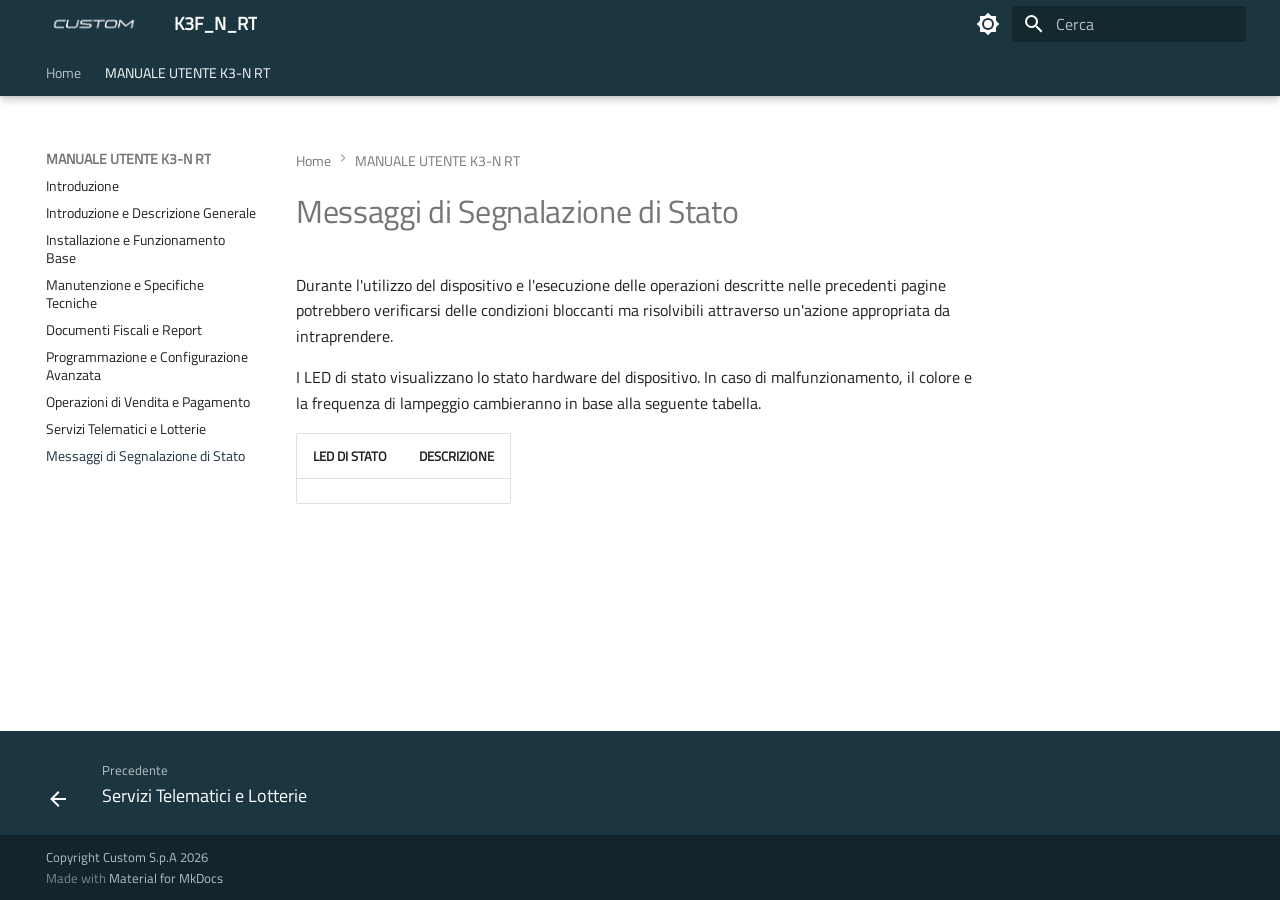
<file: messaggi-di-segnalazione-di-stato/index.html>
<!doctype html>
<html lang="it" class="no-js">
  <head>
    
      <meta charset="utf-8">
      <meta name="viewport" content="width=device-width,initial-scale=1">
      
      
        <meta name="author" content="Custom S.p.A.">
      
      
        <link rel="canonical" href="https://ivanrobuschi-custom.github.io/K3F_n_rt/messaggi-di-segnalazione-di-stato/">
      
      
        <link rel="prev" href="../servizi-telematici-e-lotterie/">
      
      
      
        
      
      
      <link rel="icon" href="../assets/icons/favicon.png">
      <meta name="generator" content="mkdocs-1.6.1, mkdocs-material-9.7.6">
    
    
      
        <title>Messaggi di Segnalazione di Stato - K3F_N_RT</title>
      
    
    
      <link rel="stylesheet" href="../assets/stylesheets/main.484c7ddc.min.css">
      
        
        <link rel="stylesheet" href="../assets/stylesheets/palette.ab4e12ef.min.css">
      
      


    
    
      
    
    
      
        
        
        <link rel="preconnect" href="https://fonts.gstatic.com" crossorigin>
        <link rel="stylesheet" href="https://fonts.googleapis.com/css?family=Roboto:300,300i,400,400i,700,700i%7CRoboto+Mono:400,400i,700,700i&display=fallback">
        <style>:root{--md-text-font:"Roboto";--md-code-font:"Roboto Mono"}</style>
      
    
    
      <link rel="stylesheet" href="../stylesheets/extra.css">
    
    <script>__md_scope=new URL("..",location),__md_hash=e=>[...e].reduce(((e,_)=>(e<<5)-e+_.charCodeAt(0)),0),__md_get=(e,_=localStorage,t=__md_scope)=>JSON.parse(_.getItem(t.pathname+"."+e)),__md_set=(e,_,t=localStorage,a=__md_scope)=>{try{t.setItem(a.pathname+"."+e,JSON.stringify(_))}catch(e){}}</script>
    
      

    
    
  </head>
  
  
    
    
      
    
    
    
    
    <body dir="ltr" data-md-color-scheme="default" data-md-color-primary="custom" data-md-color-accent="indigo">
  
    
    <input class="md-toggle" data-md-toggle="drawer" type="checkbox" id="__drawer" autocomplete="off">
    <input class="md-toggle" data-md-toggle="search" type="checkbox" id="__search" autocomplete="off">
    <label class="md-overlay" for="__drawer"></label>
    <div data-md-component="skip">
      
        
        <a href="#messaggi-di-segnalazione-di-stato" class="md-skip">
          Vai al contenuto
        </a>
      
    </div>
    <div data-md-component="announce">
      
    </div>
    
    
      

  

<header class="md-header md-header--shadow md-header--lifted" data-md-component="header">
  <nav class="md-header__inner md-grid" aria-label="Intestazione">
    <a href=".." title="K3F_N_RT" class="md-header__button md-logo" aria-label="K3F_N_RT" data-md-component="logo">
      
  <img src="../assets/icons/logo.png" alt="logo">

    </a>
    <label class="md-header__button md-icon" for="__drawer">
      
      <svg xmlns="http://www.w3.org/2000/svg" viewBox="0 0 24 24"><path d="M3 6h18v2H3zm0 5h18v2H3zm0 5h18v2H3z"/></svg>
    </label>
    <div class="md-header__title" data-md-component="header-title">
      <div class="md-header__ellipsis">
        <div class="md-header__topic">
          <span class="md-ellipsis">
            K3F_N_RT
          </span>
        </div>
        <div class="md-header__topic" data-md-component="header-topic">
          <span class="md-ellipsis">
            
              Messaggi di Segnalazione di Stato
            
          </span>
        </div>
      </div>
    </div>
    
      
        <form class="md-header__option" data-md-component="palette">
  
    
    
    
    <input class="md-option" data-md-color-media="" data-md-color-scheme="default" data-md-color-primary="custom" data-md-color-accent="indigo"  aria-label="Tema scuro"  type="radio" name="__palette" id="__palette_0">
    
      <label class="md-header__button md-icon" title="Tema scuro" for="__palette_1" hidden>
        <svg xmlns="http://www.w3.org/2000/svg" viewBox="0 0 24 24"><path d="M12 8a4 4 0 0 0-4 4 4 4 0 0 0 4 4 4 4 0 0 0 4-4 4 4 0 0 0-4-4m0 10a6 6 0 0 1-6-6 6 6 0 0 1 6-6 6 6 0 0 1 6 6 6 6 0 0 1-6 6m8-9.31V4h-4.69L12 .69 8.69 4H4v4.69L.69 12 4 15.31V20h4.69L12 23.31 15.31 20H20v-4.69L23.31 12z"/></svg>
      </label>
    
  
    
    
    
    <input class="md-option" data-md-color-media="" data-md-color-scheme="slate" data-md-color-primary="custom" data-md-color-accent="indigo"  aria-label="Tema chiaro"  type="radio" name="__palette" id="__palette_1">
    
      <label class="md-header__button md-icon" title="Tema chiaro" for="__palette_0" hidden>
        <svg xmlns="http://www.w3.org/2000/svg" viewBox="0 0 24 24"><path d="M12 18c-.89 0-1.74-.2-2.5-.55C11.56 16.5 13 14.42 13 12s-1.44-4.5-3.5-5.45C10.26 6.2 11.11 6 12 6a6 6 0 0 1 6 6 6 6 0 0 1-6 6m8-9.31V4h-4.69L12 .69 8.69 4H4v4.69L.69 12 4 15.31V20h4.69L12 23.31 15.31 20H20v-4.69L23.31 12z"/></svg>
      </label>
    
  
</form>
      
    
    
      <script>var palette=__md_get("__palette");if(palette&&palette.color){if("(prefers-color-scheme)"===palette.color.media){var media=matchMedia("(prefers-color-scheme: light)"),input=document.querySelector(media.matches?"[data-md-color-media='(prefers-color-scheme: light)']":"[data-md-color-media='(prefers-color-scheme: dark)']");palette.color.media=input.getAttribute("data-md-color-media"),palette.color.scheme=input.getAttribute("data-md-color-scheme"),palette.color.primary=input.getAttribute("data-md-color-primary"),palette.color.accent=input.getAttribute("data-md-color-accent")}for(var[key,value]of Object.entries(palette.color))document.body.setAttribute("data-md-color-"+key,value)}</script>
    
    
    
      
      
        <label class="md-header__button md-icon" for="__search">
          
          <svg xmlns="http://www.w3.org/2000/svg" viewBox="0 0 24 24"><path d="M9.5 3A6.5 6.5 0 0 1 16 9.5c0 1.61-.59 3.09-1.56 4.23l.27.27h.79l5 5-1.5 1.5-5-5v-.79l-.27-.27A6.52 6.52 0 0 1 9.5 16 6.5 6.5 0 0 1 3 9.5 6.5 6.5 0 0 1 9.5 3m0 2C7 5 5 7 5 9.5S7 14 9.5 14 14 12 14 9.5 12 5 9.5 5"/></svg>
        </label>
        <div class="md-search" data-md-component="search" role="dialog">
  <label class="md-search__overlay" for="__search"></label>
  <div class="md-search__inner" role="search">
    <form class="md-search__form" name="search">
      <input type="text" class="md-search__input" name="query" aria-label="Cerca" placeholder="Cerca" autocapitalize="off" autocorrect="off" autocomplete="off" spellcheck="false" data-md-component="search-query" required>
      <label class="md-search__icon md-icon" for="__search">
        
        <svg xmlns="http://www.w3.org/2000/svg" viewBox="0 0 24 24"><path d="M9.5 3A6.5 6.5 0 0 1 16 9.5c0 1.61-.59 3.09-1.56 4.23l.27.27h.79l5 5-1.5 1.5-5-5v-.79l-.27-.27A6.52 6.52 0 0 1 9.5 16 6.5 6.5 0 0 1 3 9.5 6.5 6.5 0 0 1 9.5 3m0 2C7 5 5 7 5 9.5S7 14 9.5 14 14 12 14 9.5 12 5 9.5 5"/></svg>
        
        <svg xmlns="http://www.w3.org/2000/svg" viewBox="0 0 24 24"><path d="M20 11v2H8l5.5 5.5-1.42 1.42L4.16 12l7.92-7.92L13.5 5.5 8 11z"/></svg>
      </label>
      <nav class="md-search__options" aria-label="Cerca">
        
          <a href="javascript:void(0)" class="md-search__icon md-icon" title="Condividi" aria-label="Condividi" data-clipboard data-clipboard-text="" data-md-component="search-share" tabindex="-1">
            
            <svg xmlns="http://www.w3.org/2000/svg" viewBox="0 0 24 24"><path d="M18 16.08c-.76 0-1.44.3-1.96.77L8.91 12.7c.05-.23.09-.46.09-.7s-.04-.47-.09-.7l7.05-4.11c.54.5 1.25.81 2.04.81a3 3 0 0 0 3-3 3 3 0 0 0-3-3 3 3 0 0 0-3 3c0 .24.04.47.09.7L8.04 9.81C7.5 9.31 6.79 9 6 9a3 3 0 0 0-3 3 3 3 0 0 0 3 3c.79 0 1.5-.31 2.04-.81l7.12 4.15c-.05.21-.08.43-.08.66 0 1.61 1.31 2.91 2.92 2.91s2.92-1.3 2.92-2.91A2.92 2.92 0 0 0 18 16.08"/></svg>
          </a>
        
        <button type="reset" class="md-search__icon md-icon" title="Cancella" aria-label="Cancella" tabindex="-1">
          
          <svg xmlns="http://www.w3.org/2000/svg" viewBox="0 0 24 24"><path d="M19 6.41 17.59 5 12 10.59 6.41 5 5 6.41 10.59 12 5 17.59 6.41 19 12 13.41 17.59 19 19 17.59 13.41 12z"/></svg>
        </button>
      </nav>
      
        <div class="md-search__suggest" data-md-component="search-suggest"></div>
      
    </form>
    <div class="md-search__output">
      <div class="md-search__scrollwrap" tabindex="0" data-md-scrollfix>
        <div class="md-search-result" data-md-component="search-result">
          <div class="md-search-result__meta">
            Inizializza la ricerca
          </div>
          <ol class="md-search-result__list" role="presentation"></ol>
        </div>
      </div>
    </div>
  </div>
</div>
      
    
    
  </nav>
  
    
      
<nav class="md-tabs" aria-label="Tabs" data-md-component="tabs">
  <div class="md-grid">
    <ul class="md-tabs__list">
      
        
  
  
  
  
    <li class="md-tabs__item">
      <a href=".." class="md-tabs__link">
        
  
  
    
  
  Home

      </a>
    </li>
  

      
        
  
  
  
    
  
  
    
    
      <li class="md-tabs__item md-tabs__item--active">
        <a href="../index2/" class="md-tabs__link">
          
  
  
    
  
  MANUALE UTENTE K3-N RT

        </a>
      </li>
    
  

      
    </ul>
  </div>
</nav>
    
  
</header>
    
    <div class="md-container" data-md-component="container">
      
      
        
      
      <main class="md-main" data-md-component="main">
        <div class="md-main__inner md-grid">
          
            
              
              <div class="md-sidebar md-sidebar--primary" data-md-component="sidebar" data-md-type="navigation" >
                <div class="md-sidebar__scrollwrap">
                  <div class="md-sidebar__inner">
                    


  


<nav class="md-nav md-nav--primary md-nav--lifted" aria-label="Navigazione" data-md-level="0">
  <label class="md-nav__title" for="__drawer">
    <a href=".." title="K3F_N_RT" class="md-nav__button md-logo" aria-label="K3F_N_RT" data-md-component="logo">
      
  <img src="../assets/icons/logo.png" alt="logo">

    </a>
    K3F_N_RT
  </label>
  
  <ul class="md-nav__list" data-md-scrollfix>
    
      
      
  
  
  
  
    <li class="md-nav__item">
      <a href=".." class="md-nav__link">
        
  
  
  <span class="md-ellipsis">
    
  
    Home
  

    
  </span>
  
  

      </a>
    </li>
  

    
      
      
  
  
    
  
  
  
    
    
      
        
      
        
      
        
      
        
      
        
      
        
      
        
      
        
      
        
      
    
    
    
      
        
        
      
      
        
      
    
    
      
    
    <li class="md-nav__item md-nav__item--active md-nav__item--section md-nav__item--nested">
      
        
        
        <input class="md-nav__toggle md-toggle " type="checkbox" id="__nav_2" checked>
        
          
          <label class="md-nav__link" for="__nav_2" id="__nav_2_label" tabindex="">
            
  
  
  <span class="md-ellipsis">
    
  
    MANUALE UTENTE K3-N RT
  

    
  </span>
  
  

            <span class="md-nav__icon md-icon"></span>
          </label>
        
        <nav class="md-nav" data-md-level="1" aria-labelledby="__nav_2_label" aria-expanded="true">
          <label class="md-nav__title" for="__nav_2">
            <span class="md-nav__icon md-icon"></span>
            
  
    MANUALE UTENTE K3-N RT
  

          </label>
          <ul class="md-nav__list" data-md-scrollfix>
            
              
                
  
  
  
  
    <li class="md-nav__item">
      <a href="../index2/" class="md-nav__link">
        
  
  
  <span class="md-ellipsis">
    
  
    Introduzione
  

    
  </span>
  
  

      </a>
    </li>
  

              
            
              
                
  
  
  
  
    <li class="md-nav__item">
      <a href="../introduzione-e-descrizione-generale/" class="md-nav__link">
        
  
  
  <span class="md-ellipsis">
    
  
    Introduzione e Descrizione Generale
  

    
  </span>
  
  

      </a>
    </li>
  

              
            
              
                
  
  
  
  
    <li class="md-nav__item">
      <a href="../installazione-e-funzionamento-base/" class="md-nav__link">
        
  
  
  <span class="md-ellipsis">
    
  
    Installazione e Funzionamento Base
  

    
  </span>
  
  

      </a>
    </li>
  

              
            
              
                
  
  
  
  
    <li class="md-nav__item">
      <a href="../manutenzione-e-specifiche-tecniche/" class="md-nav__link">
        
  
  
  <span class="md-ellipsis">
    
  
    Manutenzione e Specifiche Tecniche
  

    
  </span>
  
  

      </a>
    </li>
  

              
            
              
                
  
  
  
  
    <li class="md-nav__item">
      <a href="../documenti-fiscali-e-report/" class="md-nav__link">
        
  
  
  <span class="md-ellipsis">
    
  
    Documenti Fiscali e Report
  

    
  </span>
  
  

      </a>
    </li>
  

              
            
              
                
  
  
  
  
    <li class="md-nav__item">
      <a href="../programmazione-e-configurazione-avanzata/" class="md-nav__link">
        
  
  
  <span class="md-ellipsis">
    
  
    Programmazione e Configurazione Avanzata
  

    
  </span>
  
  

      </a>
    </li>
  

              
            
              
                
  
  
  
  
    <li class="md-nav__item">
      <a href="../operazioni-di-vendita-e-pagamento/" class="md-nav__link">
        
  
  
  <span class="md-ellipsis">
    
  
    Operazioni di Vendita e Pagamento
  

    
  </span>
  
  

      </a>
    </li>
  

              
            
              
                
  
  
  
  
    <li class="md-nav__item">
      <a href="../servizi-telematici-e-lotterie/" class="md-nav__link">
        
  
  
  <span class="md-ellipsis">
    
  
    Servizi Telematici e Lotterie
  

    
  </span>
  
  

      </a>
    </li>
  

              
            
              
                
  
  
    
  
  
  
    <li class="md-nav__item md-nav__item--active">
      
      <input class="md-nav__toggle md-toggle" type="checkbox" id="__toc">
      
      
        
      
      
      <a href="./" class="md-nav__link md-nav__link--active">
        
  
  
  <span class="md-ellipsis">
    
  
    Messaggi di Segnalazione di Stato
  

    
  </span>
  
  

      </a>
      
    </li>
  

              
            
          </ul>
        </nav>
      
    </li>
  

    
  </ul>
</nav>
                  </div>
                </div>
              </div>
            
            
              
              <div class="md-sidebar md-sidebar--secondary" data-md-component="sidebar" data-md-type="toc" >
                <div class="md-sidebar__scrollwrap">
                  <div class="md-sidebar__inner">
                    

<nav class="md-nav md-nav--secondary" aria-label="Indice">
  
  
  
    
  
  
</nav>
                  </div>
                </div>
              </div>
            
          
          
            <div class="md-content" data-md-component="content">
              
                



  


  <nav class="md-path" aria-label="Navigazione" >
    <ol class="md-path__list">
      
        
  
  
    <li class="md-path__item">
      <a href=".." class="md-path__link">
        
  <span class="md-ellipsis">
    Home
  </span>

      </a>
    </li>
  

      
      
        
  
  
    
    
      <li class="md-path__item">
        <a href="../index2/" class="md-path__link">
          
  <span class="md-ellipsis">
    MANUALE UTENTE K3-N RT
  </span>

        </a>
      </li>
    
  

      
    </ol>
  </nav>

              
              <article class="md-content__inner md-typeset">
                
                  



<h1 id="messaggi-di-segnalazione-di-stato">Messaggi di Segnalazione di Stato<a class="headerlink" href="#messaggi-di-segnalazione-di-stato" title="Permanent link">&para;</a></h1>
<p>Durante l'utilizzo del dispositivo e l'esecuzione delle operazioni descritte nelle precedenti pagine potrebbero verificarsi delle condizioni bloccanti ma risolvibili attraverso un'azione appropriata da intraprendere.</p>
<p>I LED di stato visualizzano lo stato hardware del dispositivo. In caso di malfunzionamento, il colore e la frequenza di lampeggio cambieranno in base alla seguente tabella.</p>
<table>
<thead>
<tr>
<th style="text-align: left;">LED DI STATO</th>
<th style="text-align: left;">DESCRIZIONE</th>
</tr>
</thead>
<tbody>
<tr>
<td></td>
<td></td>
</tr>
</tbody>
</table>












                
              </article>
            </div>
          
          
<script>var target=document.getElementById(location.hash.slice(1));target&&target.name&&(target.checked=target.name.startsWith("__tabbed_"))</script>
        </div>
        
          <button type="button" class="md-top md-icon" data-md-component="top" hidden>
  
  <svg xmlns="http://www.w3.org/2000/svg" viewBox="0 0 24 24"><path d="M13 20h-2V8l-5.5 5.5-1.42-1.42L12 4.16l7.92 7.92-1.42 1.42L13 8z"/></svg>
  Torna su
</button>
        
      </main>
      
        <footer class="md-footer">
  
    
      
      <nav class="md-footer__inner md-grid" aria-label="Piede" >
        
          
          <a href="../servizi-telematici-e-lotterie/" class="md-footer__link md-footer__link--prev" aria-label="Precedente: Servizi Telematici e Lotterie">
            <div class="md-footer__button md-icon">
              
              <svg xmlns="http://www.w3.org/2000/svg" viewBox="0 0 24 24"><path d="M20 11v2H8l5.5 5.5-1.42 1.42L4.16 12l7.92-7.92L13.5 5.5 8 11z"/></svg>
            </div>
            <div class="md-footer__title">
              <span class="md-footer__direction">
                Precedente
              </span>
              <div class="md-ellipsis">
                Servizi Telematici e Lotterie
              </div>
            </div>
          </a>
        
        
      </nav>
    
  
  <div class="md-footer-meta md-typeset">
    <div class="md-footer-meta__inner md-grid">
      <div class="md-copyright">
  
    <div class="md-copyright__highlight">
      Copyright Custom S.p.A 2026
    </div>
  
  
    Made with
    <a href="https://squidfunk.github.io/mkdocs-material/" target="_blank" rel="noopener">
      Material for MkDocs
    </a>
  
</div>
      
    </div>
  </div>
</footer>
      
    </div>
    <div class="md-dialog" data-md-component="dialog">
      <div class="md-dialog__inner md-typeset"></div>
    </div>
    
      <div class="md-progress" data-md-component="progress" role="progressbar"></div>
    
    
    
      
      
      <script id="__config" type="application/json">{"annotate": null, "base": "..", "features": ["navigation.instant", "navigation.instant.prefetch", "navigation.instant.progress", "navigation.tracking", "navigation.tabs", "navigation.tabs.sticky", "navigation.path", "navigation.sections", "navigation.prune", "navigation.indexes", "navigation.top", "search.suggest", "search.highlight", "search.share", "navigation.footer"], "search": "../assets/javascripts/workers/search.2c215733.min.js", "tags": null, "translations": {"clipboard.copied": "Copiato", "clipboard.copy": "Copia", "search.result.more.one": "1 altro in questa pagina", "search.result.more.other": "# altri in questa pagina", "search.result.none": "Nessun documento trovato", "search.result.one": "1 documento trovato", "search.result.other": "# documenti trovati", "search.result.placeholder": "Scrivi per iniziare a cercare", "search.result.term.missing": "Non presente", "select.version": "Seleziona la versione"}, "version": null}</script>
    
    
      <script src="../assets/javascripts/bundle.79ae519e.min.js"></script>
      
    
  </body>
</html>
</file>
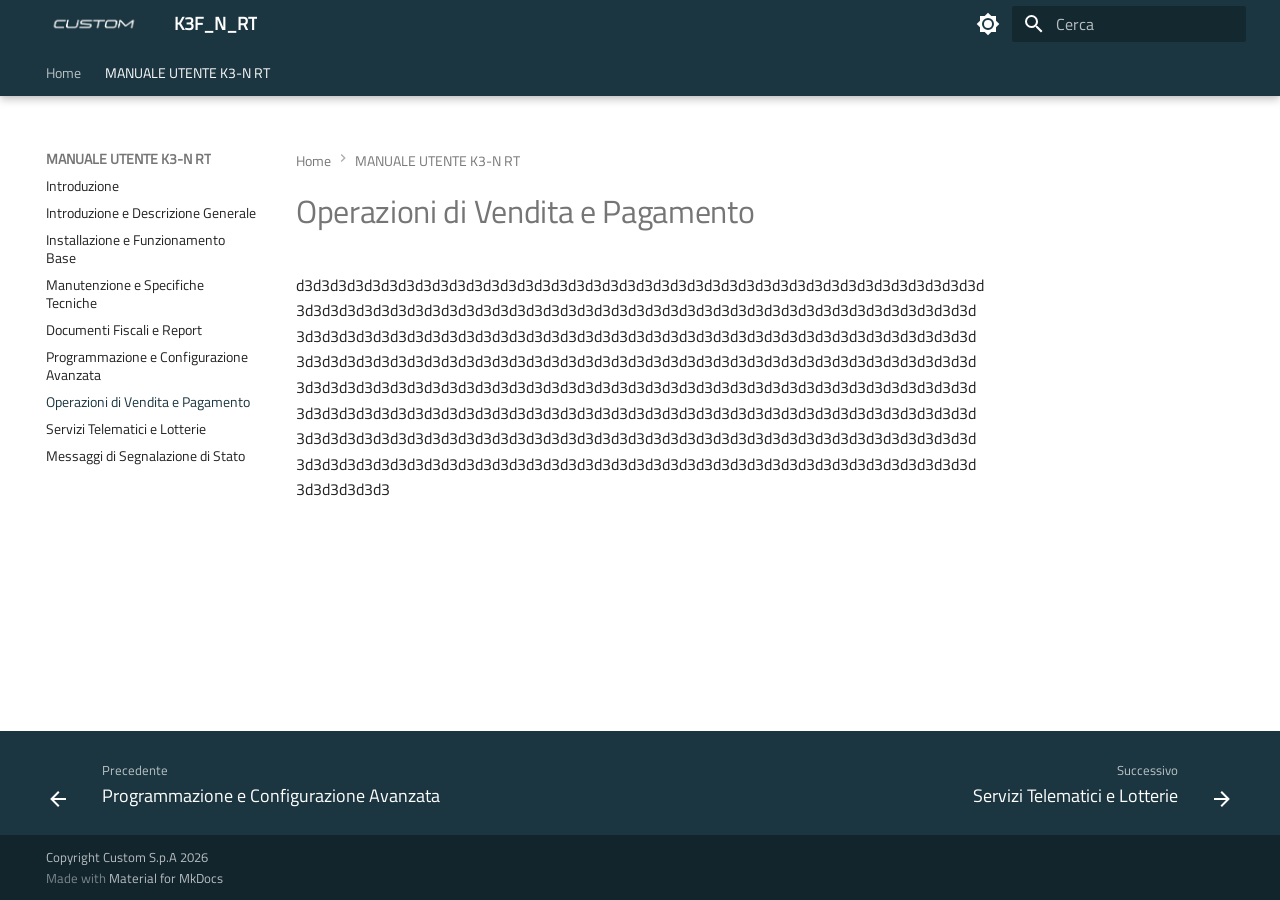
<file: operazioni-di-vendita-e-pagamento/index.html>
<!doctype html>
<html lang="it" class="no-js">
  <head>
    
      <meta charset="utf-8">
      <meta name="viewport" content="width=device-width,initial-scale=1">
      
      
        <meta name="author" content="Custom S.p.A.">
      
      
        <link rel="canonical" href="https://ivanrobuschi-custom.github.io/K3F_n_rt/operazioni-di-vendita-e-pagamento/">
      
      
        <link rel="prev" href="../programmazione-e-configurazione-avanzata/">
      
      
        <link rel="next" href="../servizi-telematici-e-lotterie/">
      
      
        
      
      
      <link rel="icon" href="../assets/icons/favicon.png">
      <meta name="generator" content="mkdocs-1.6.1, mkdocs-material-9.7.6">
    
    
      
        <title>Operazioni di Vendita e Pagamento - K3F_N_RT</title>
      
    
    
      <link rel="stylesheet" href="../assets/stylesheets/main.484c7ddc.min.css">
      
        
        <link rel="stylesheet" href="../assets/stylesheets/palette.ab4e12ef.min.css">
      
      


    
    
      
    
    
      
        
        
        <link rel="preconnect" href="https://fonts.gstatic.com" crossorigin>
        <link rel="stylesheet" href="https://fonts.googleapis.com/css?family=Roboto:300,300i,400,400i,700,700i%7CRoboto+Mono:400,400i,700,700i&display=fallback">
        <style>:root{--md-text-font:"Roboto";--md-code-font:"Roboto Mono"}</style>
      
    
    
      <link rel="stylesheet" href="../stylesheets/extra.css">
    
    <script>__md_scope=new URL("..",location),__md_hash=e=>[...e].reduce(((e,_)=>(e<<5)-e+_.charCodeAt(0)),0),__md_get=(e,_=localStorage,t=__md_scope)=>JSON.parse(_.getItem(t.pathname+"."+e)),__md_set=(e,_,t=localStorage,a=__md_scope)=>{try{t.setItem(a.pathname+"."+e,JSON.stringify(_))}catch(e){}}</script>
    
      

    
    
  </head>
  
  
    
    
      
    
    
    
    
    <body dir="ltr" data-md-color-scheme="default" data-md-color-primary="custom" data-md-color-accent="indigo">
  
    
    <input class="md-toggle" data-md-toggle="drawer" type="checkbox" id="__drawer" autocomplete="off">
    <input class="md-toggle" data-md-toggle="search" type="checkbox" id="__search" autocomplete="off">
    <label class="md-overlay" for="__drawer"></label>
    <div data-md-component="skip">
      
        
        <a href="#operazioni-di-vendita-e-pagamento" class="md-skip">
          Vai al contenuto
        </a>
      
    </div>
    <div data-md-component="announce">
      
    </div>
    
    
      

  

<header class="md-header md-header--shadow md-header--lifted" data-md-component="header">
  <nav class="md-header__inner md-grid" aria-label="Intestazione">
    <a href=".." title="K3F_N_RT" class="md-header__button md-logo" aria-label="K3F_N_RT" data-md-component="logo">
      
  <img src="../assets/icons/logo.png" alt="logo">

    </a>
    <label class="md-header__button md-icon" for="__drawer">
      
      <svg xmlns="http://www.w3.org/2000/svg" viewBox="0 0 24 24"><path d="M3 6h18v2H3zm0 5h18v2H3zm0 5h18v2H3z"/></svg>
    </label>
    <div class="md-header__title" data-md-component="header-title">
      <div class="md-header__ellipsis">
        <div class="md-header__topic">
          <span class="md-ellipsis">
            K3F_N_RT
          </span>
        </div>
        <div class="md-header__topic" data-md-component="header-topic">
          <span class="md-ellipsis">
            
              Operazioni di Vendita e Pagamento
            
          </span>
        </div>
      </div>
    </div>
    
      
        <form class="md-header__option" data-md-component="palette">
  
    
    
    
    <input class="md-option" data-md-color-media="" data-md-color-scheme="default" data-md-color-primary="custom" data-md-color-accent="indigo"  aria-label="Tema scuro"  type="radio" name="__palette" id="__palette_0">
    
      <label class="md-header__button md-icon" title="Tema scuro" for="__palette_1" hidden>
        <svg xmlns="http://www.w3.org/2000/svg" viewBox="0 0 24 24"><path d="M12 8a4 4 0 0 0-4 4 4 4 0 0 0 4 4 4 4 0 0 0 4-4 4 4 0 0 0-4-4m0 10a6 6 0 0 1-6-6 6 6 0 0 1 6-6 6 6 0 0 1 6 6 6 6 0 0 1-6 6m8-9.31V4h-4.69L12 .69 8.69 4H4v4.69L.69 12 4 15.31V20h4.69L12 23.31 15.31 20H20v-4.69L23.31 12z"/></svg>
      </label>
    
  
    
    
    
    <input class="md-option" data-md-color-media="" data-md-color-scheme="slate" data-md-color-primary="custom" data-md-color-accent="indigo"  aria-label="Tema chiaro"  type="radio" name="__palette" id="__palette_1">
    
      <label class="md-header__button md-icon" title="Tema chiaro" for="__palette_0" hidden>
        <svg xmlns="http://www.w3.org/2000/svg" viewBox="0 0 24 24"><path d="M12 18c-.89 0-1.74-.2-2.5-.55C11.56 16.5 13 14.42 13 12s-1.44-4.5-3.5-5.45C10.26 6.2 11.11 6 12 6a6 6 0 0 1 6 6 6 6 0 0 1-6 6m8-9.31V4h-4.69L12 .69 8.69 4H4v4.69L.69 12 4 15.31V20h4.69L12 23.31 15.31 20H20v-4.69L23.31 12z"/></svg>
      </label>
    
  
</form>
      
    
    
      <script>var palette=__md_get("__palette");if(palette&&palette.color){if("(prefers-color-scheme)"===palette.color.media){var media=matchMedia("(prefers-color-scheme: light)"),input=document.querySelector(media.matches?"[data-md-color-media='(prefers-color-scheme: light)']":"[data-md-color-media='(prefers-color-scheme: dark)']");palette.color.media=input.getAttribute("data-md-color-media"),palette.color.scheme=input.getAttribute("data-md-color-scheme"),palette.color.primary=input.getAttribute("data-md-color-primary"),palette.color.accent=input.getAttribute("data-md-color-accent")}for(var[key,value]of Object.entries(palette.color))document.body.setAttribute("data-md-color-"+key,value)}</script>
    
    
    
      
      
        <label class="md-header__button md-icon" for="__search">
          
          <svg xmlns="http://www.w3.org/2000/svg" viewBox="0 0 24 24"><path d="M9.5 3A6.5 6.5 0 0 1 16 9.5c0 1.61-.59 3.09-1.56 4.23l.27.27h.79l5 5-1.5 1.5-5-5v-.79l-.27-.27A6.52 6.52 0 0 1 9.5 16 6.5 6.5 0 0 1 3 9.5 6.5 6.5 0 0 1 9.5 3m0 2C7 5 5 7 5 9.5S7 14 9.5 14 14 12 14 9.5 12 5 9.5 5"/></svg>
        </label>
        <div class="md-search" data-md-component="search" role="dialog">
  <label class="md-search__overlay" for="__search"></label>
  <div class="md-search__inner" role="search">
    <form class="md-search__form" name="search">
      <input type="text" class="md-search__input" name="query" aria-label="Cerca" placeholder="Cerca" autocapitalize="off" autocorrect="off" autocomplete="off" spellcheck="false" data-md-component="search-query" required>
      <label class="md-search__icon md-icon" for="__search">
        
        <svg xmlns="http://www.w3.org/2000/svg" viewBox="0 0 24 24"><path d="M9.5 3A6.5 6.5 0 0 1 16 9.5c0 1.61-.59 3.09-1.56 4.23l.27.27h.79l5 5-1.5 1.5-5-5v-.79l-.27-.27A6.52 6.52 0 0 1 9.5 16 6.5 6.5 0 0 1 3 9.5 6.5 6.5 0 0 1 9.5 3m0 2C7 5 5 7 5 9.5S7 14 9.5 14 14 12 14 9.5 12 5 9.5 5"/></svg>
        
        <svg xmlns="http://www.w3.org/2000/svg" viewBox="0 0 24 24"><path d="M20 11v2H8l5.5 5.5-1.42 1.42L4.16 12l7.92-7.92L13.5 5.5 8 11z"/></svg>
      </label>
      <nav class="md-search__options" aria-label="Cerca">
        
          <a href="javascript:void(0)" class="md-search__icon md-icon" title="Condividi" aria-label="Condividi" data-clipboard data-clipboard-text="" data-md-component="search-share" tabindex="-1">
            
            <svg xmlns="http://www.w3.org/2000/svg" viewBox="0 0 24 24"><path d="M18 16.08c-.76 0-1.44.3-1.96.77L8.91 12.7c.05-.23.09-.46.09-.7s-.04-.47-.09-.7l7.05-4.11c.54.5 1.25.81 2.04.81a3 3 0 0 0 3-3 3 3 0 0 0-3-3 3 3 0 0 0-3 3c0 .24.04.47.09.7L8.04 9.81C7.5 9.31 6.79 9 6 9a3 3 0 0 0-3 3 3 3 0 0 0 3 3c.79 0 1.5-.31 2.04-.81l7.12 4.15c-.05.21-.08.43-.08.66 0 1.61 1.31 2.91 2.92 2.91s2.92-1.3 2.92-2.91A2.92 2.92 0 0 0 18 16.08"/></svg>
          </a>
        
        <button type="reset" class="md-search__icon md-icon" title="Cancella" aria-label="Cancella" tabindex="-1">
          
          <svg xmlns="http://www.w3.org/2000/svg" viewBox="0 0 24 24"><path d="M19 6.41 17.59 5 12 10.59 6.41 5 5 6.41 10.59 12 5 17.59 6.41 19 12 13.41 17.59 19 19 17.59 13.41 12z"/></svg>
        </button>
      </nav>
      
        <div class="md-search__suggest" data-md-component="search-suggest"></div>
      
    </form>
    <div class="md-search__output">
      <div class="md-search__scrollwrap" tabindex="0" data-md-scrollfix>
        <div class="md-search-result" data-md-component="search-result">
          <div class="md-search-result__meta">
            Inizializza la ricerca
          </div>
          <ol class="md-search-result__list" role="presentation"></ol>
        </div>
      </div>
    </div>
  </div>
</div>
      
    
    
  </nav>
  
    
      
<nav class="md-tabs" aria-label="Tabs" data-md-component="tabs">
  <div class="md-grid">
    <ul class="md-tabs__list">
      
        
  
  
  
  
    <li class="md-tabs__item">
      <a href=".." class="md-tabs__link">
        
  
  
    
  
  Home

      </a>
    </li>
  

      
        
  
  
  
    
  
  
    
    
      <li class="md-tabs__item md-tabs__item--active">
        <a href="../index2/" class="md-tabs__link">
          
  
  
    
  
  MANUALE UTENTE K3-N RT

        </a>
      </li>
    
  

      
    </ul>
  </div>
</nav>
    
  
</header>
    
    <div class="md-container" data-md-component="container">
      
      
        
      
      <main class="md-main" data-md-component="main">
        <div class="md-main__inner md-grid">
          
            
              
              <div class="md-sidebar md-sidebar--primary" data-md-component="sidebar" data-md-type="navigation" >
                <div class="md-sidebar__scrollwrap">
                  <div class="md-sidebar__inner">
                    


  


<nav class="md-nav md-nav--primary md-nav--lifted" aria-label="Navigazione" data-md-level="0">
  <label class="md-nav__title" for="__drawer">
    <a href=".." title="K3F_N_RT" class="md-nav__button md-logo" aria-label="K3F_N_RT" data-md-component="logo">
      
  <img src="../assets/icons/logo.png" alt="logo">

    </a>
    K3F_N_RT
  </label>
  
  <ul class="md-nav__list" data-md-scrollfix>
    
      
      
  
  
  
  
    <li class="md-nav__item">
      <a href=".." class="md-nav__link">
        
  
  
  <span class="md-ellipsis">
    
  
    Home
  

    
  </span>
  
  

      </a>
    </li>
  

    
      
      
  
  
    
  
  
  
    
    
      
        
      
        
      
        
      
        
      
        
      
        
      
        
      
        
      
        
      
    
    
    
      
        
        
      
      
        
      
    
    
      
    
    <li class="md-nav__item md-nav__item--active md-nav__item--section md-nav__item--nested">
      
        
        
        <input class="md-nav__toggle md-toggle " type="checkbox" id="__nav_2" checked>
        
          
          <label class="md-nav__link" for="__nav_2" id="__nav_2_label" tabindex="">
            
  
  
  <span class="md-ellipsis">
    
  
    MANUALE UTENTE K3-N RT
  

    
  </span>
  
  

            <span class="md-nav__icon md-icon"></span>
          </label>
        
        <nav class="md-nav" data-md-level="1" aria-labelledby="__nav_2_label" aria-expanded="true">
          <label class="md-nav__title" for="__nav_2">
            <span class="md-nav__icon md-icon"></span>
            
  
    MANUALE UTENTE K3-N RT
  

          </label>
          <ul class="md-nav__list" data-md-scrollfix>
            
              
                
  
  
  
  
    <li class="md-nav__item">
      <a href="../index2/" class="md-nav__link">
        
  
  
  <span class="md-ellipsis">
    
  
    Introduzione
  

    
  </span>
  
  

      </a>
    </li>
  

              
            
              
                
  
  
  
  
    <li class="md-nav__item">
      <a href="../introduzione-e-descrizione-generale/" class="md-nav__link">
        
  
  
  <span class="md-ellipsis">
    
  
    Introduzione e Descrizione Generale
  

    
  </span>
  
  

      </a>
    </li>
  

              
            
              
                
  
  
  
  
    <li class="md-nav__item">
      <a href="../installazione-e-funzionamento-base/" class="md-nav__link">
        
  
  
  <span class="md-ellipsis">
    
  
    Installazione e Funzionamento Base
  

    
  </span>
  
  

      </a>
    </li>
  

              
            
              
                
  
  
  
  
    <li class="md-nav__item">
      <a href="../manutenzione-e-specifiche-tecniche/" class="md-nav__link">
        
  
  
  <span class="md-ellipsis">
    
  
    Manutenzione e Specifiche Tecniche
  

    
  </span>
  
  

      </a>
    </li>
  

              
            
              
                
  
  
  
  
    <li class="md-nav__item">
      <a href="../documenti-fiscali-e-report/" class="md-nav__link">
        
  
  
  <span class="md-ellipsis">
    
  
    Documenti Fiscali e Report
  

    
  </span>
  
  

      </a>
    </li>
  

              
            
              
                
  
  
  
  
    <li class="md-nav__item">
      <a href="../programmazione-e-configurazione-avanzata/" class="md-nav__link">
        
  
  
  <span class="md-ellipsis">
    
  
    Programmazione e Configurazione Avanzata
  

    
  </span>
  
  

      </a>
    </li>
  

              
            
              
                
  
  
    
  
  
  
    <li class="md-nav__item md-nav__item--active">
      
      <input class="md-nav__toggle md-toggle" type="checkbox" id="__toc">
      
      
        
      
      
      <a href="./" class="md-nav__link md-nav__link--active">
        
  
  
  <span class="md-ellipsis">
    
  
    Operazioni di Vendita e Pagamento
  

    
  </span>
  
  

      </a>
      
    </li>
  

              
            
              
                
  
  
  
  
    <li class="md-nav__item">
      <a href="../servizi-telematici-e-lotterie/" class="md-nav__link">
        
  
  
  <span class="md-ellipsis">
    
  
    Servizi Telematici e Lotterie
  

    
  </span>
  
  

      </a>
    </li>
  

              
            
              
                
  
  
  
  
    <li class="md-nav__item">
      <a href="../messaggi-di-segnalazione-di-stato/" class="md-nav__link">
        
  
  
  <span class="md-ellipsis">
    
  
    Messaggi di Segnalazione di Stato
  

    
  </span>
  
  

      </a>
    </li>
  

              
            
          </ul>
        </nav>
      
    </li>
  

    
  </ul>
</nav>
                  </div>
                </div>
              </div>
            
            
              
              <div class="md-sidebar md-sidebar--secondary" data-md-component="sidebar" data-md-type="toc" >
                <div class="md-sidebar__scrollwrap">
                  <div class="md-sidebar__inner">
                    

<nav class="md-nav md-nav--secondary" aria-label="Indice">
  
  
  
    
  
  
</nav>
                  </div>
                </div>
              </div>
            
          
          
            <div class="md-content" data-md-component="content">
              
                



  


  <nav class="md-path" aria-label="Navigazione" >
    <ol class="md-path__list">
      
        
  
  
    <li class="md-path__item">
      <a href=".." class="md-path__link">
        
  <span class="md-ellipsis">
    Home
  </span>

      </a>
    </li>
  

      
      
        
  
  
    
    
      <li class="md-path__item">
        <a href="../index2/" class="md-path__link">
          
  <span class="md-ellipsis">
    MANUALE UTENTE K3-N RT
  </span>

        </a>
      </li>
    
  

      
    </ol>
  </nav>

              
              <article class="md-content__inner md-typeset">
                
                  



<h1 id="operazioni-di-vendita-e-pagamento">Operazioni di Vendita e Pagamento<a class="headerlink" href="#operazioni-di-vendita-e-pagamento" title="Permanent link">&para;</a></h1>
<p>[base64]</p>












                
              </article>
            </div>
          
          
<script>var target=document.getElementById(location.hash.slice(1));target&&target.name&&(target.checked=target.name.startsWith("__tabbed_"))</script>
        </div>
        
          <button type="button" class="md-top md-icon" data-md-component="top" hidden>
  
  <svg xmlns="http://www.w3.org/2000/svg" viewBox="0 0 24 24"><path d="M13 20h-2V8l-5.5 5.5-1.42-1.42L12 4.16l7.92 7.92-1.42 1.42L13 8z"/></svg>
  Torna su
</button>
        
      </main>
      
        <footer class="md-footer">
  
    
      
      <nav class="md-footer__inner md-grid" aria-label="Piede" >
        
          
          <a href="../programmazione-e-configurazione-avanzata/" class="md-footer__link md-footer__link--prev" aria-label="Precedente: Programmazione e Configurazione Avanzata">
            <div class="md-footer__button md-icon">
              
              <svg xmlns="http://www.w3.org/2000/svg" viewBox="0 0 24 24"><path d="M20 11v2H8l5.5 5.5-1.42 1.42L4.16 12l7.92-7.92L13.5 5.5 8 11z"/></svg>
            </div>
            <div class="md-footer__title">
              <span class="md-footer__direction">
                Precedente
              </span>
              <div class="md-ellipsis">
                Programmazione e Configurazione Avanzata
              </div>
            </div>
          </a>
        
        
          
          <a href="../servizi-telematici-e-lotterie/" class="md-footer__link md-footer__link--next" aria-label="Successivo: Servizi Telematici e Lotterie">
            <div class="md-footer__title">
              <span class="md-footer__direction">
                Successivo
              </span>
              <div class="md-ellipsis">
                Servizi Telematici e Lotterie
              </div>
            </div>
            <div class="md-footer__button md-icon">
              
              <svg xmlns="http://www.w3.org/2000/svg" viewBox="0 0 24 24"><path d="M4 11v2h12l-5.5 5.5 1.42 1.42L19.84 12l-7.92-7.92L10.5 5.5 16 11z"/></svg>
            </div>
          </a>
        
      </nav>
    
  
  <div class="md-footer-meta md-typeset">
    <div class="md-footer-meta__inner md-grid">
      <div class="md-copyright">
  
    <div class="md-copyright__highlight">
      Copyright Custom S.p.A 2026
    </div>
  
  
    Made with
    <a href="https://squidfunk.github.io/mkdocs-material/" target="_blank" rel="noopener">
      Material for MkDocs
    </a>
  
</div>
      
    </div>
  </div>
</footer>
      
    </div>
    <div class="md-dialog" data-md-component="dialog">
      <div class="md-dialog__inner md-typeset"></div>
    </div>
    
      <div class="md-progress" data-md-component="progress" role="progressbar"></div>
    
    
    
      
      
      <script id="__config" type="application/json">{"annotate": null, "base": "..", "features": ["navigation.instant", "navigation.instant.prefetch", "navigation.instant.progress", "navigation.tracking", "navigation.tabs", "navigation.tabs.sticky", "navigation.path", "navigation.sections", "navigation.prune", "navigation.indexes", "navigation.top", "search.suggest", "search.highlight", "search.share", "navigation.footer"], "search": "../assets/javascripts/workers/search.2c215733.min.js", "tags": null, "translations": {"clipboard.copied": "Copiato", "clipboard.copy": "Copia", "search.result.more.one": "1 altro in questa pagina", "search.result.more.other": "# altri in questa pagina", "search.result.none": "Nessun documento trovato", "search.result.one": "1 documento trovato", "search.result.other": "# documenti trovati", "search.result.placeholder": "Scrivi per iniziare a cercare", "search.result.term.missing": "Non presente", "select.version": "Seleziona la versione"}, "version": null}</script>
    
    
      <script src="../assets/javascripts/bundle.79ae519e.min.js"></script>
      
    
  </body>
</html>
</file>
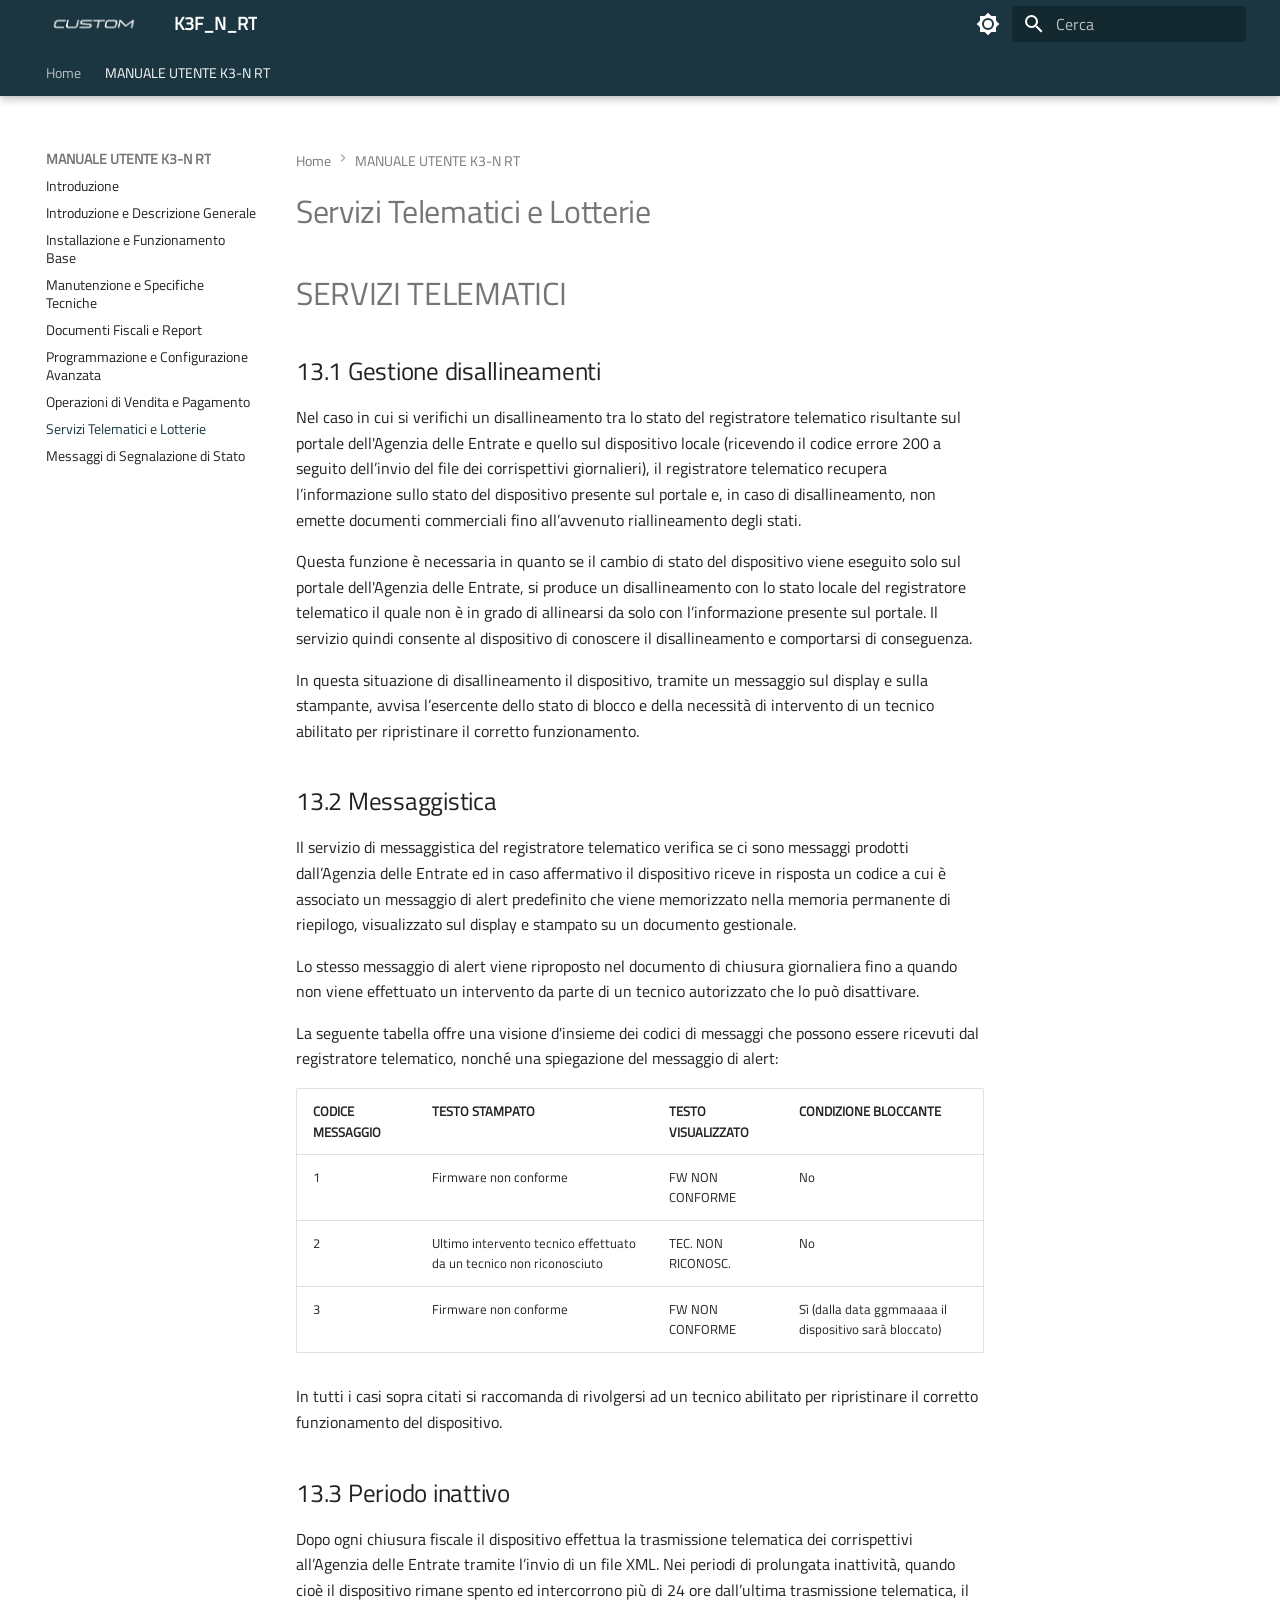
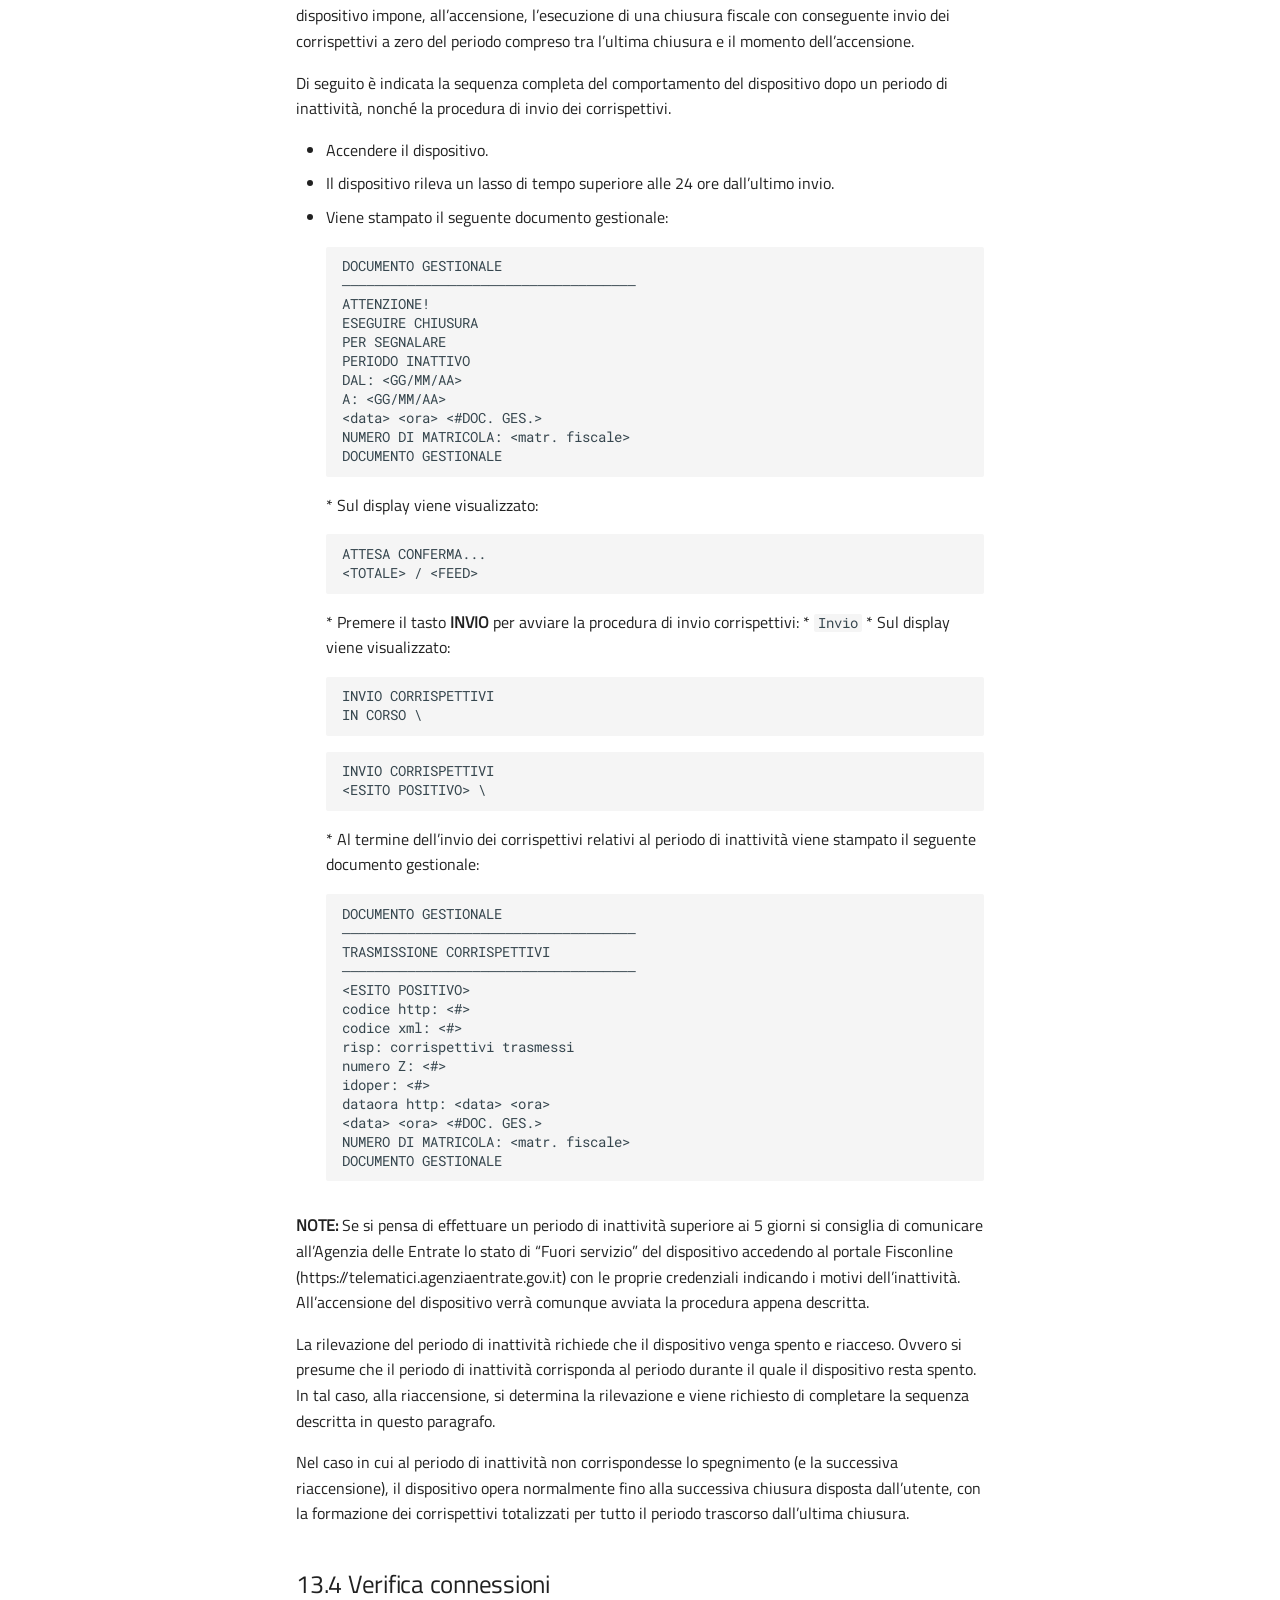
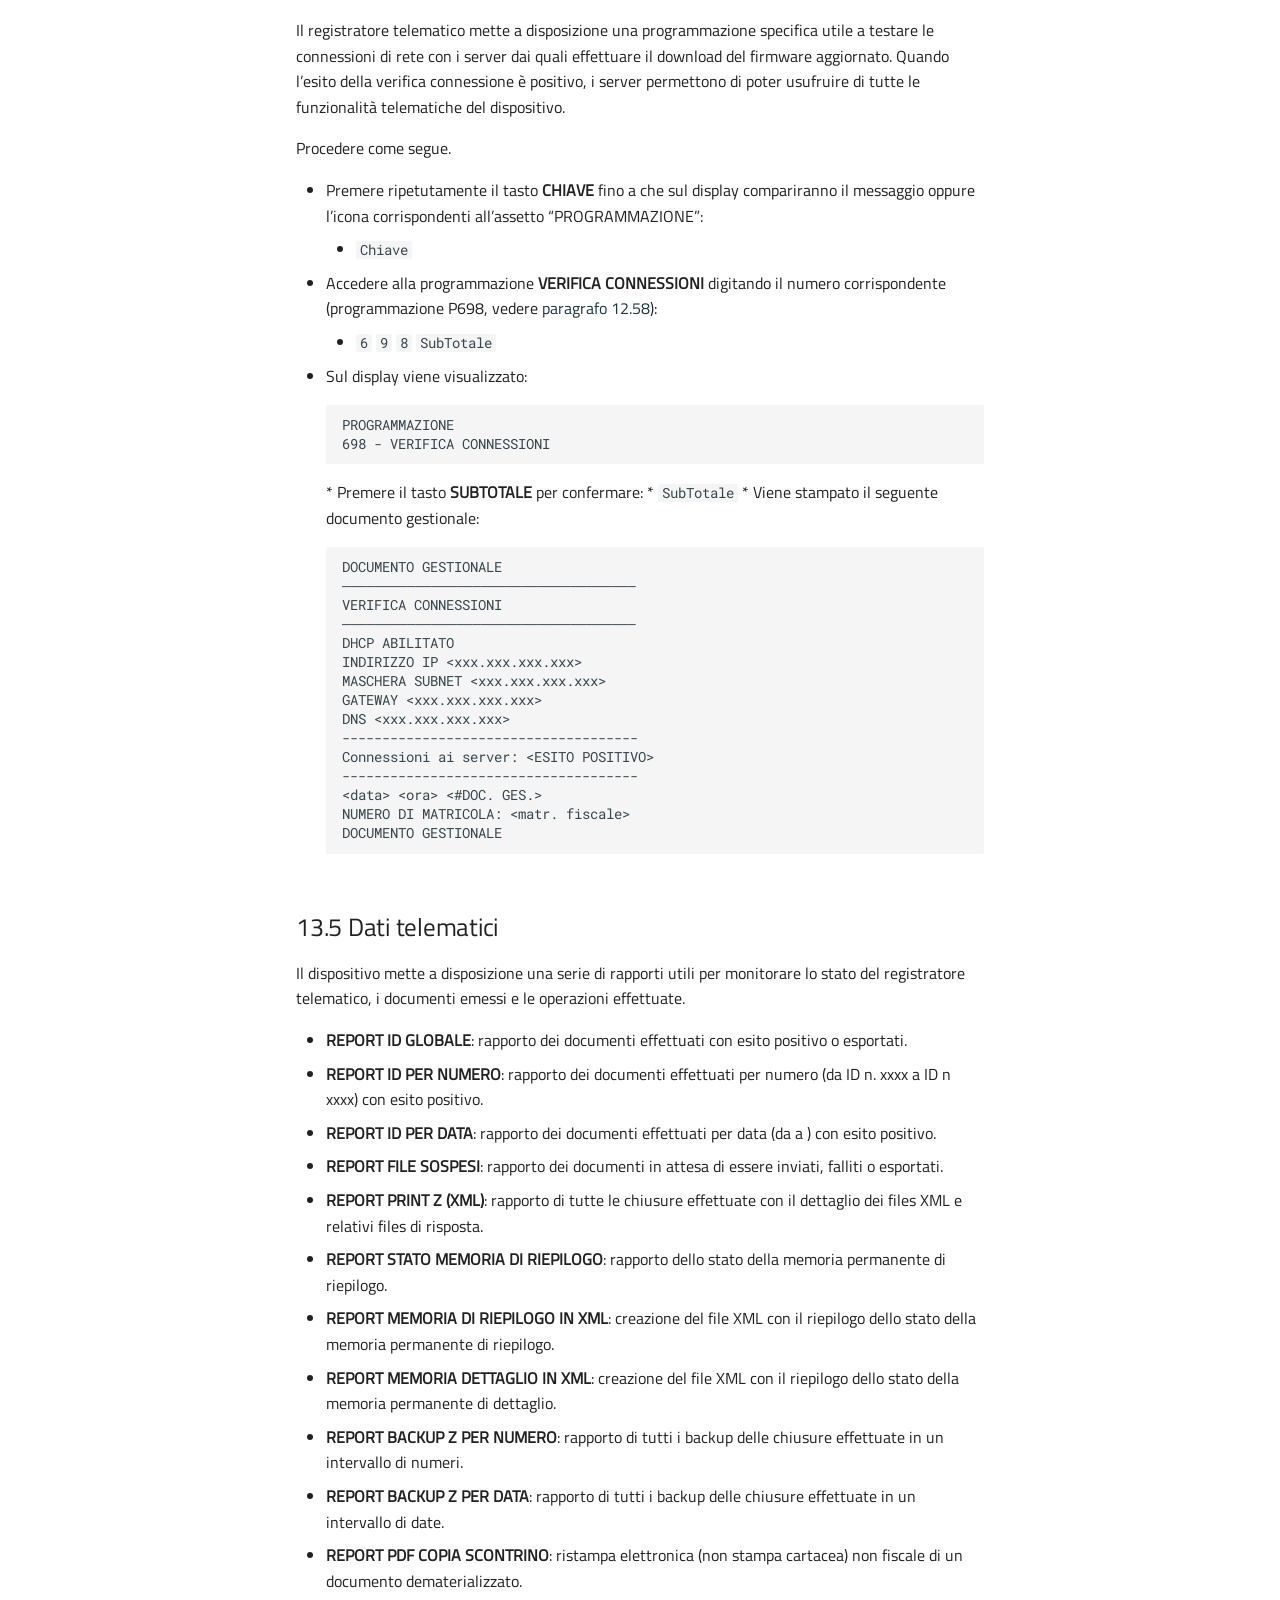
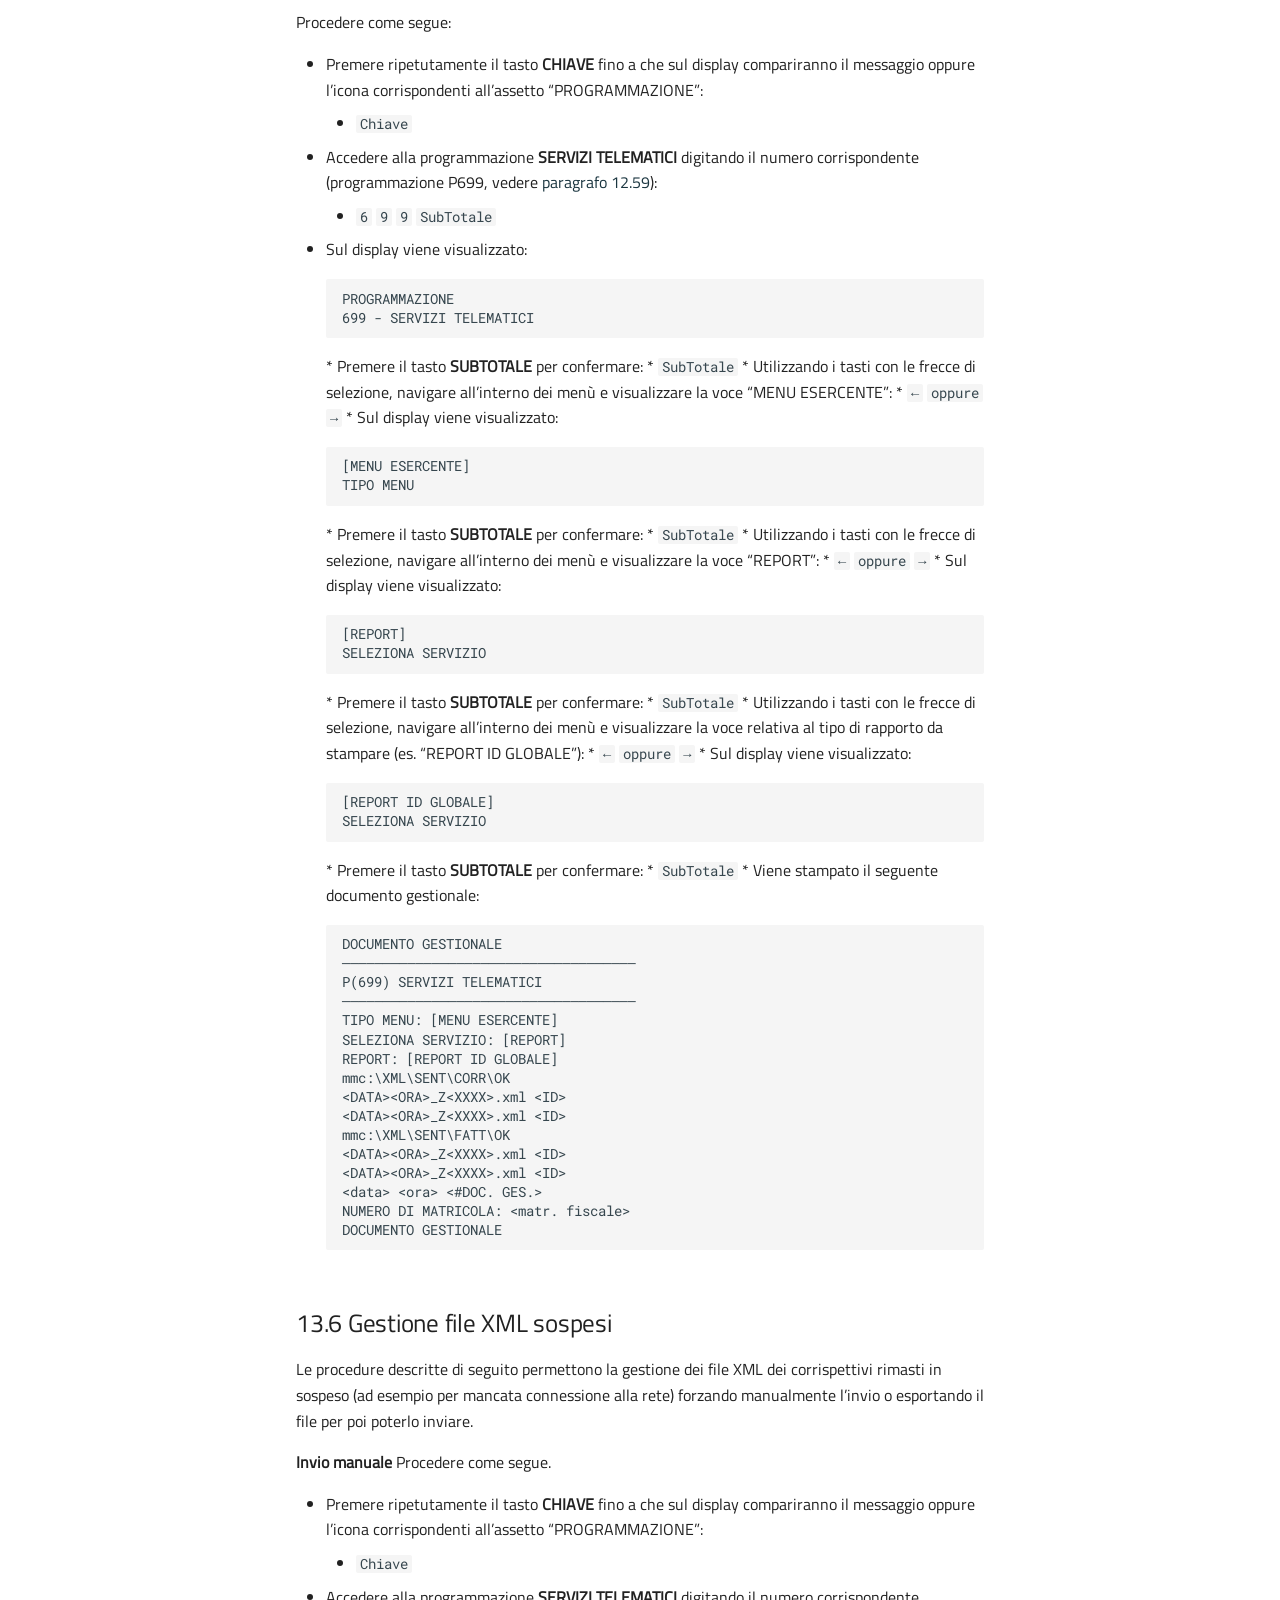
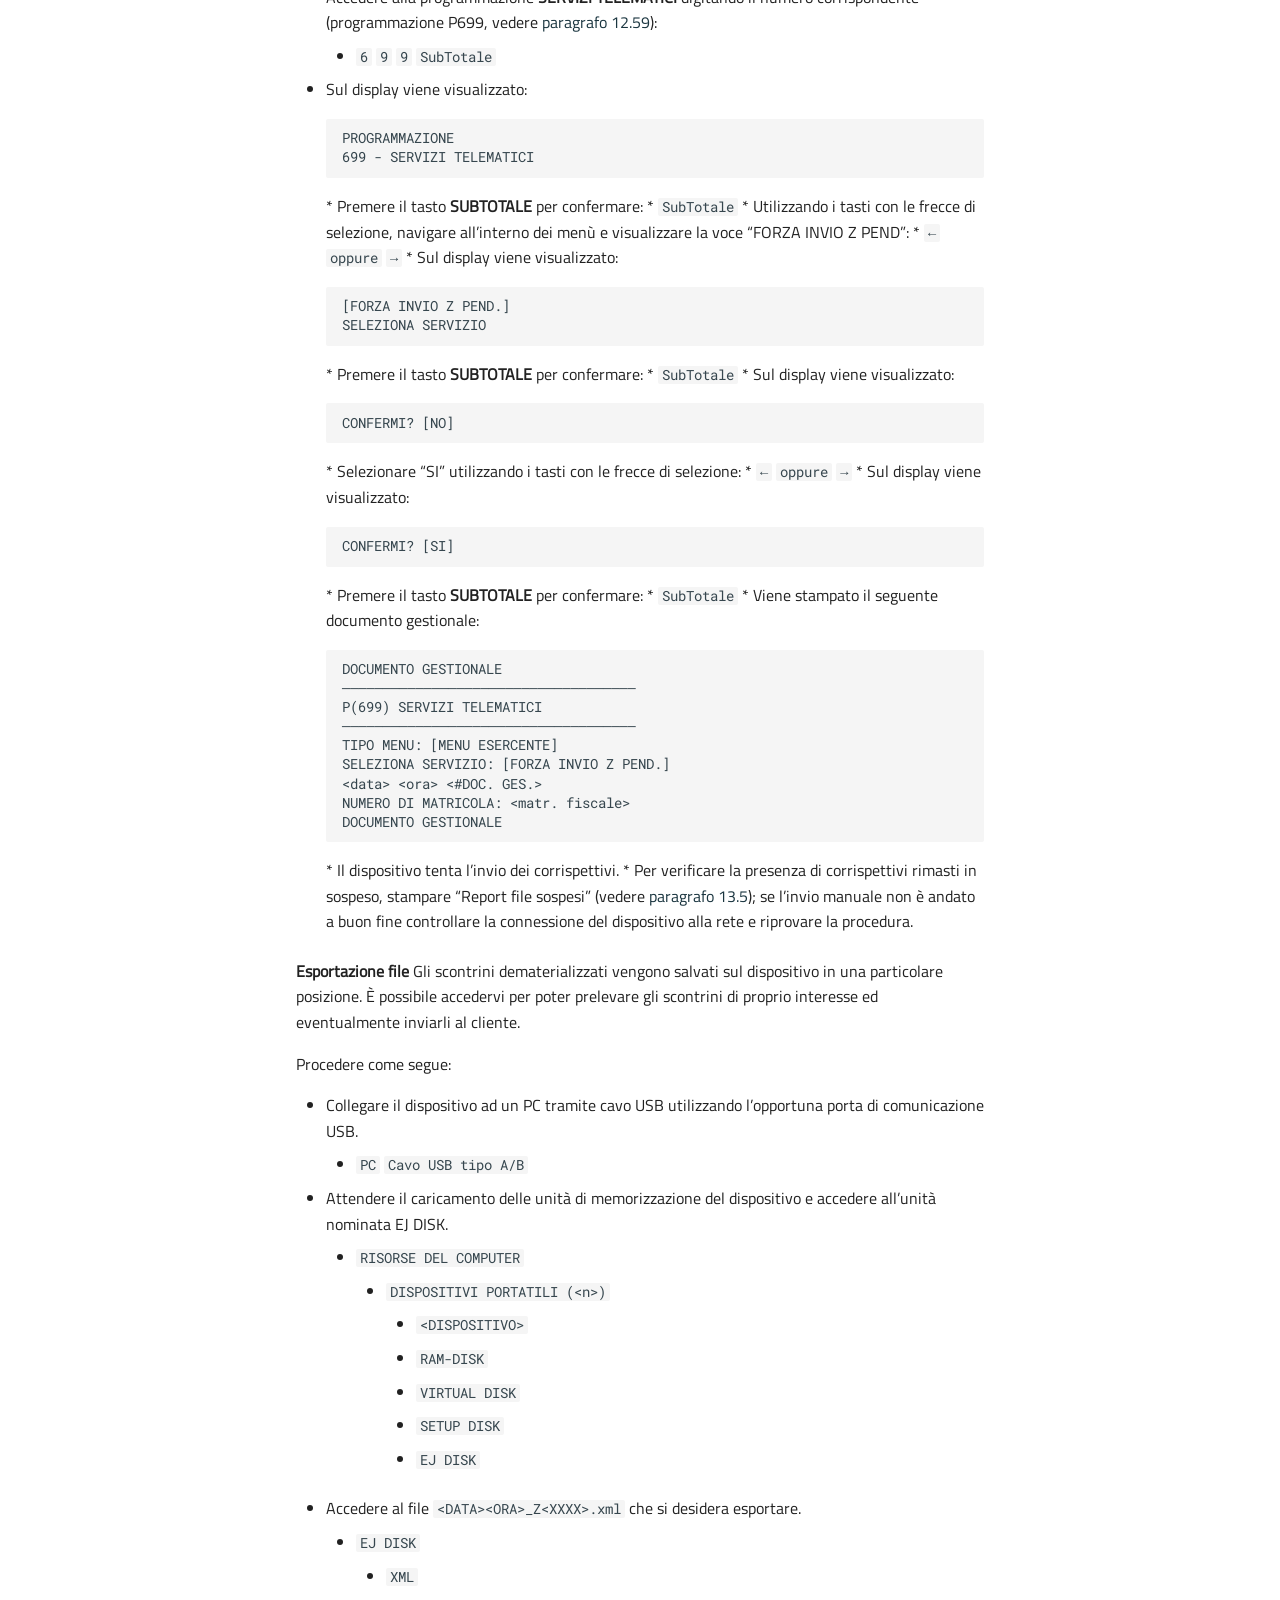
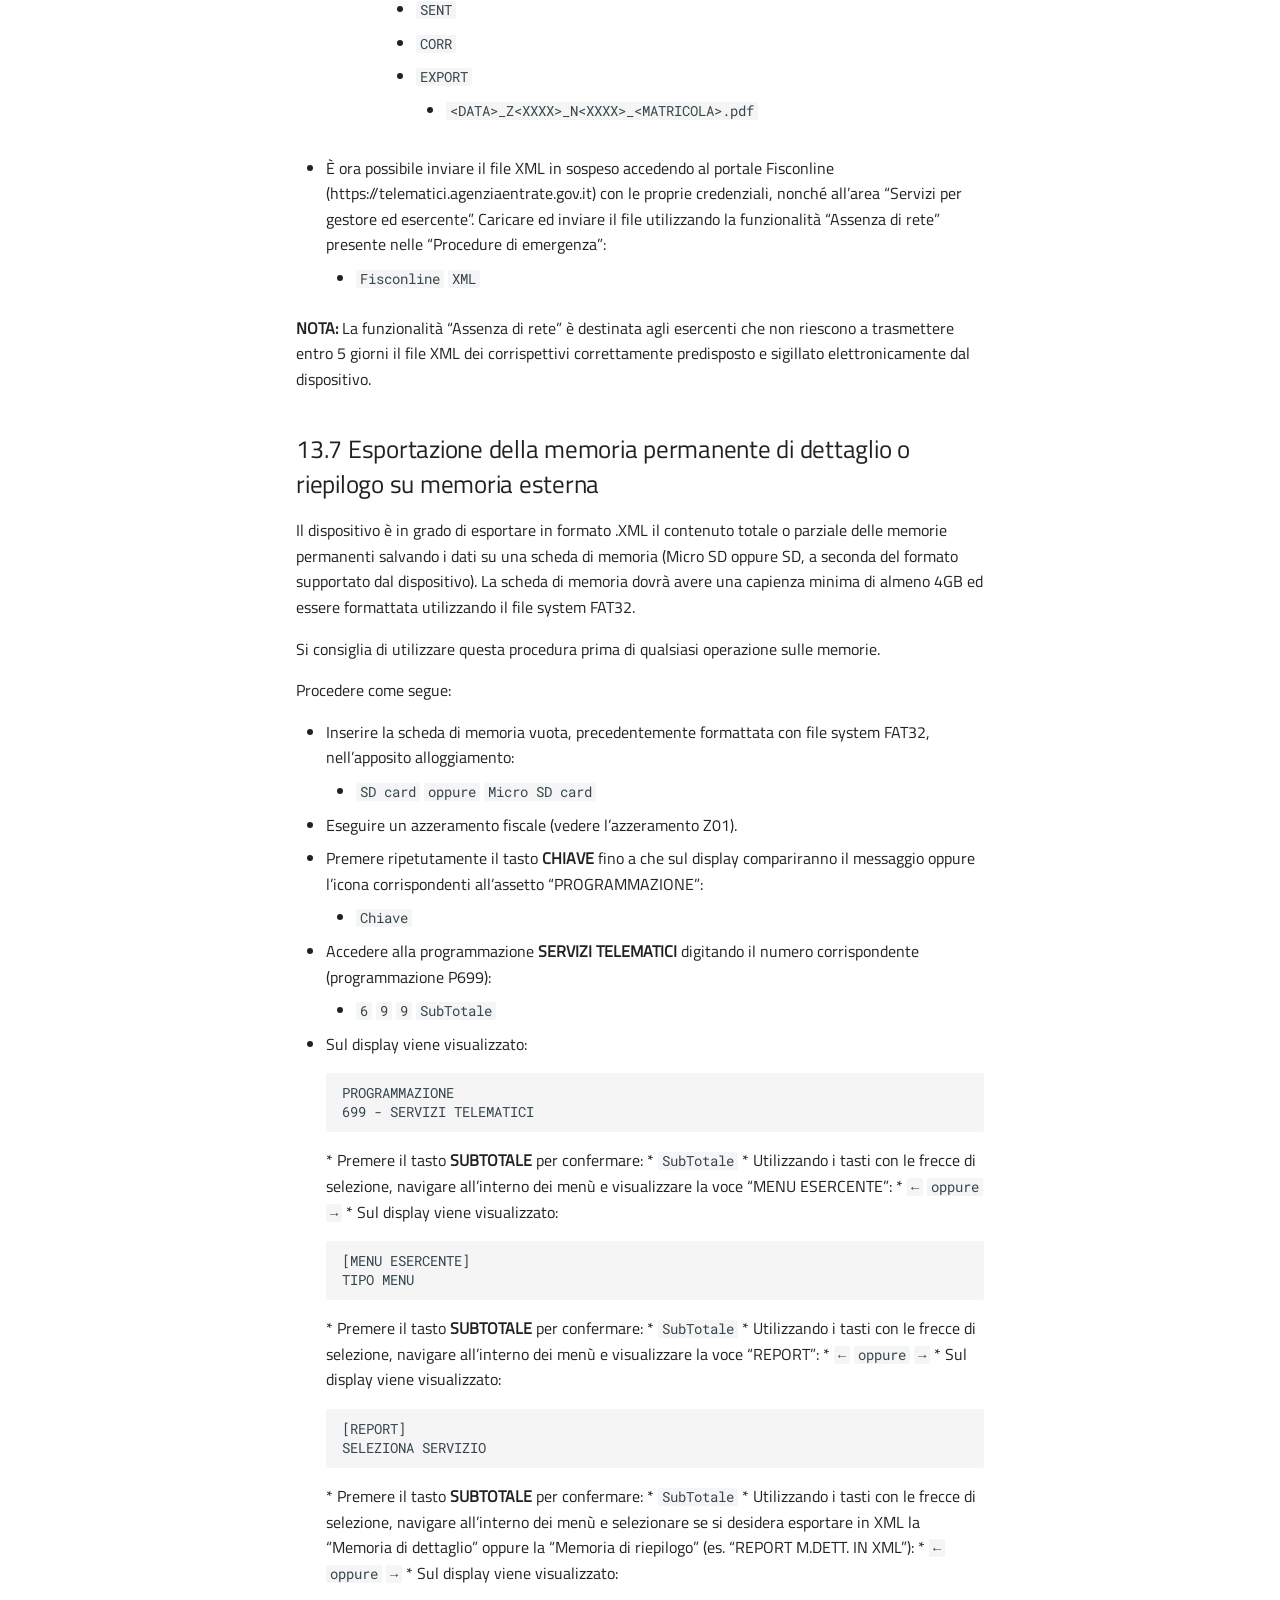
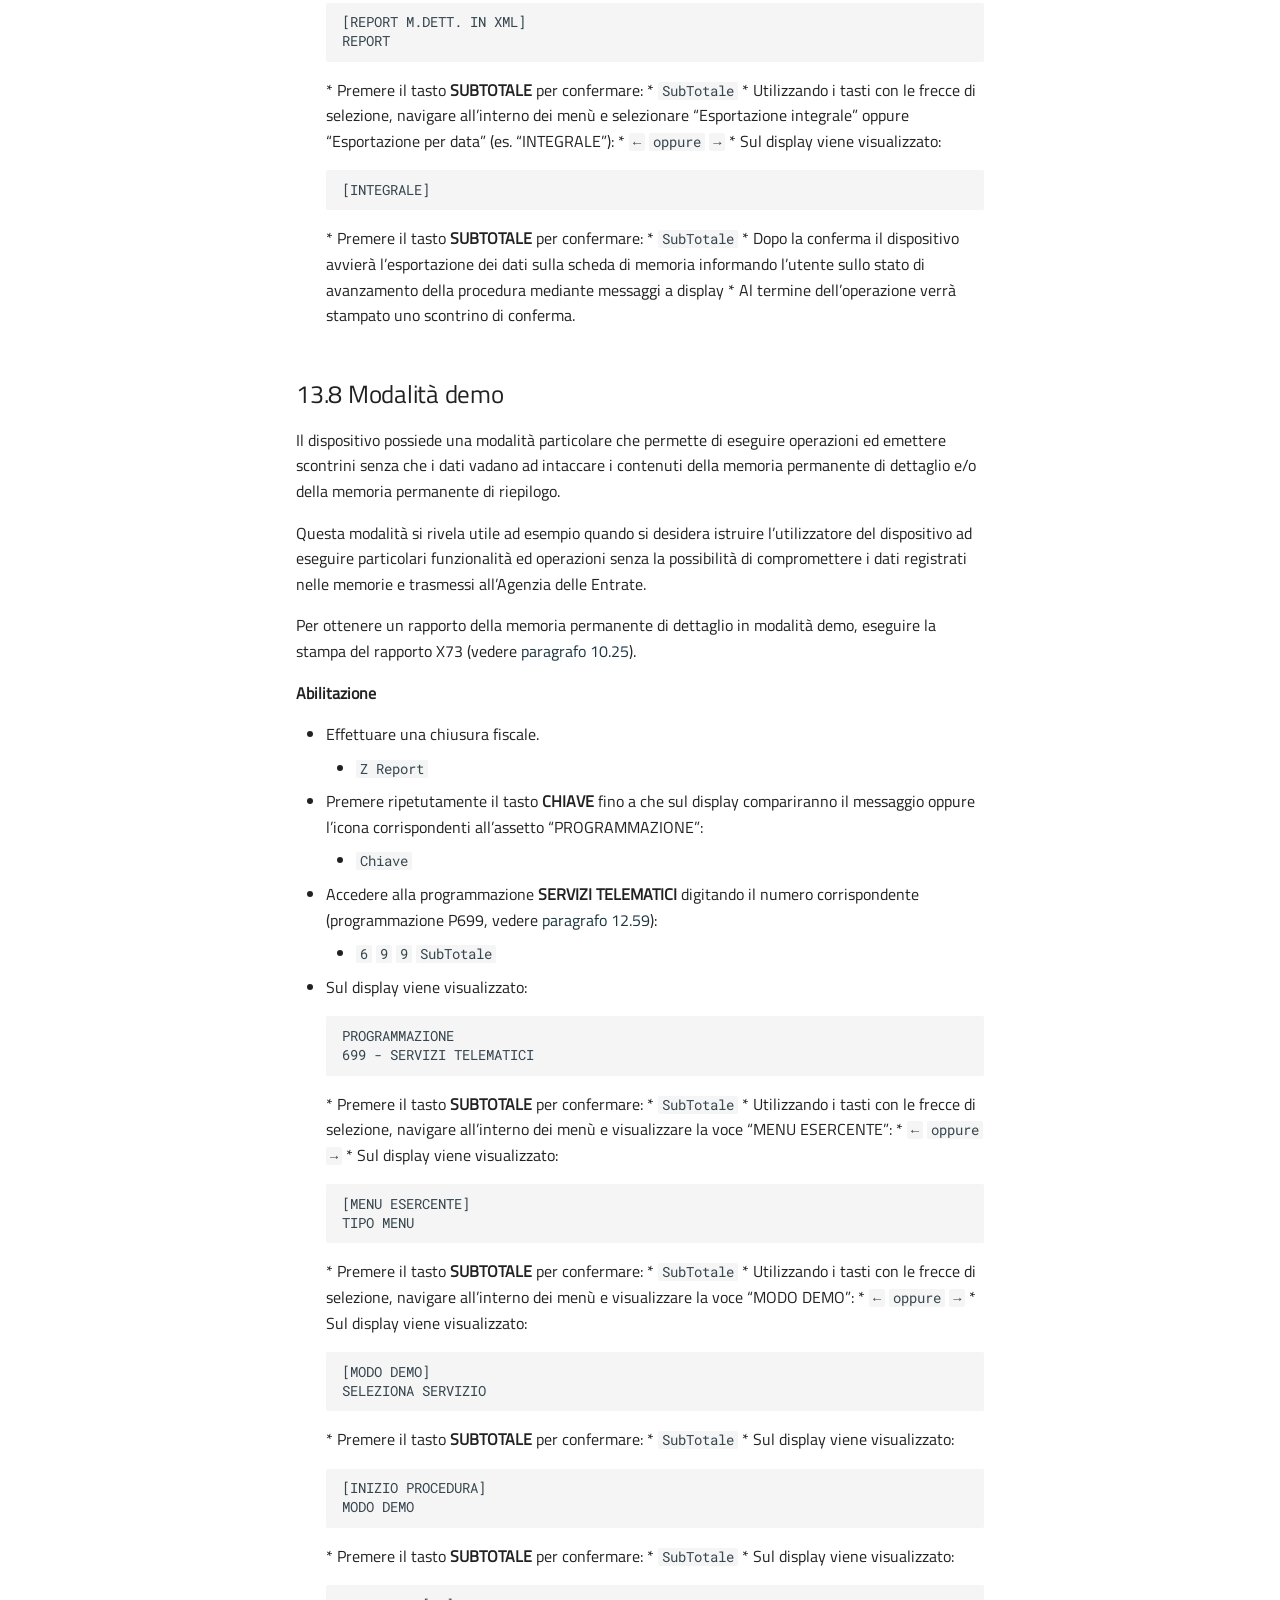
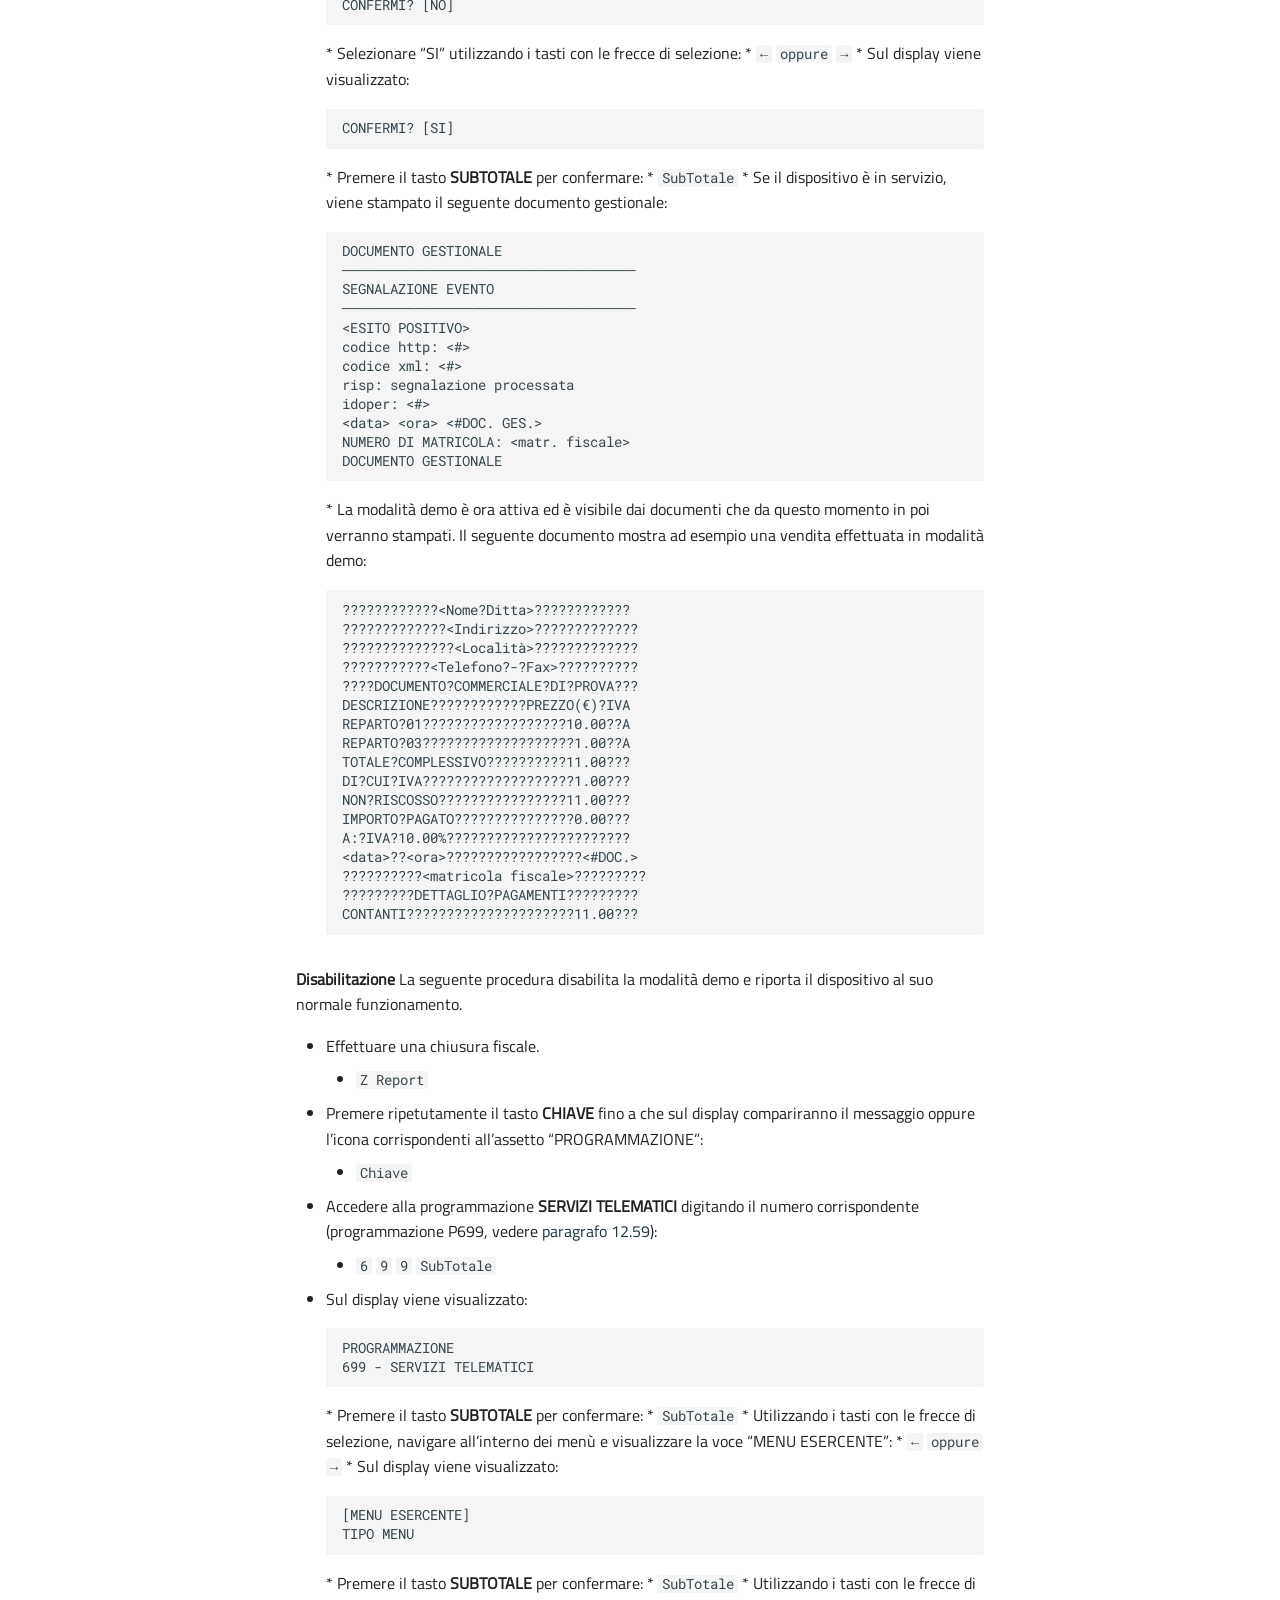
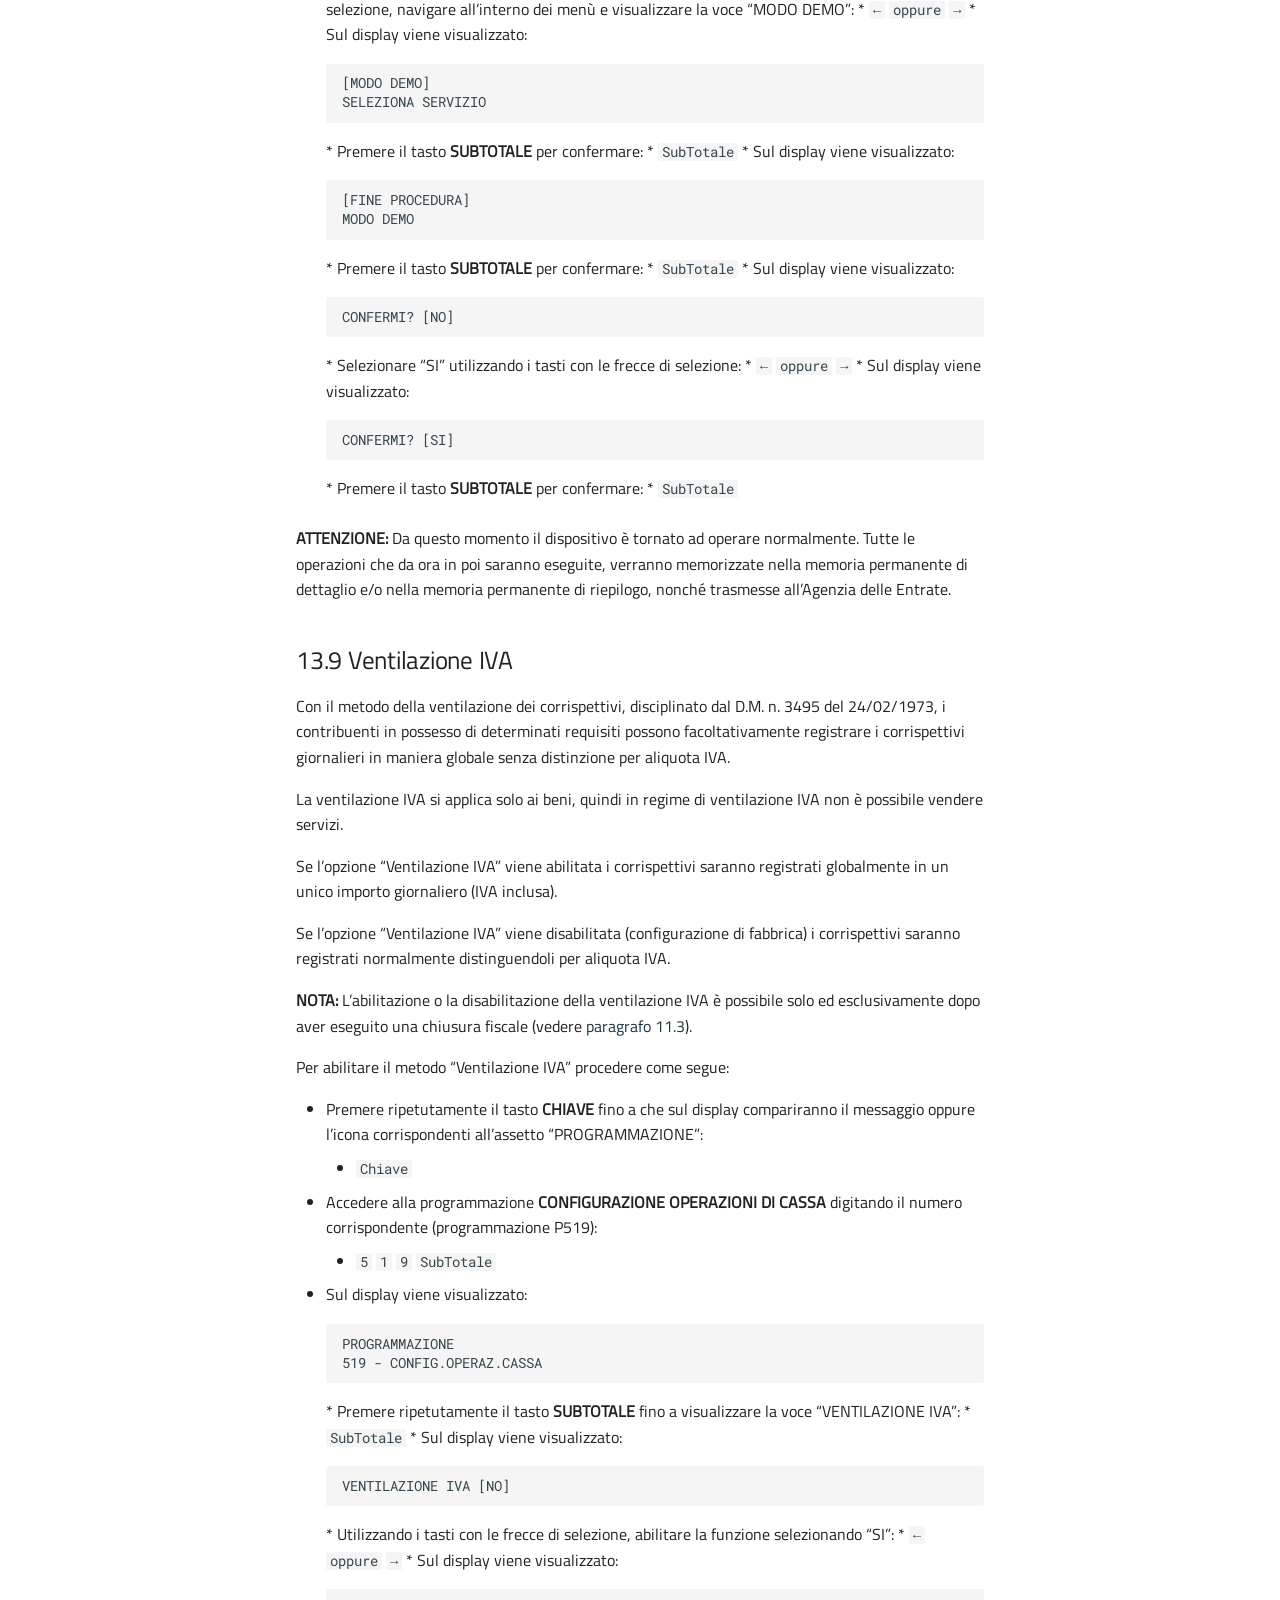
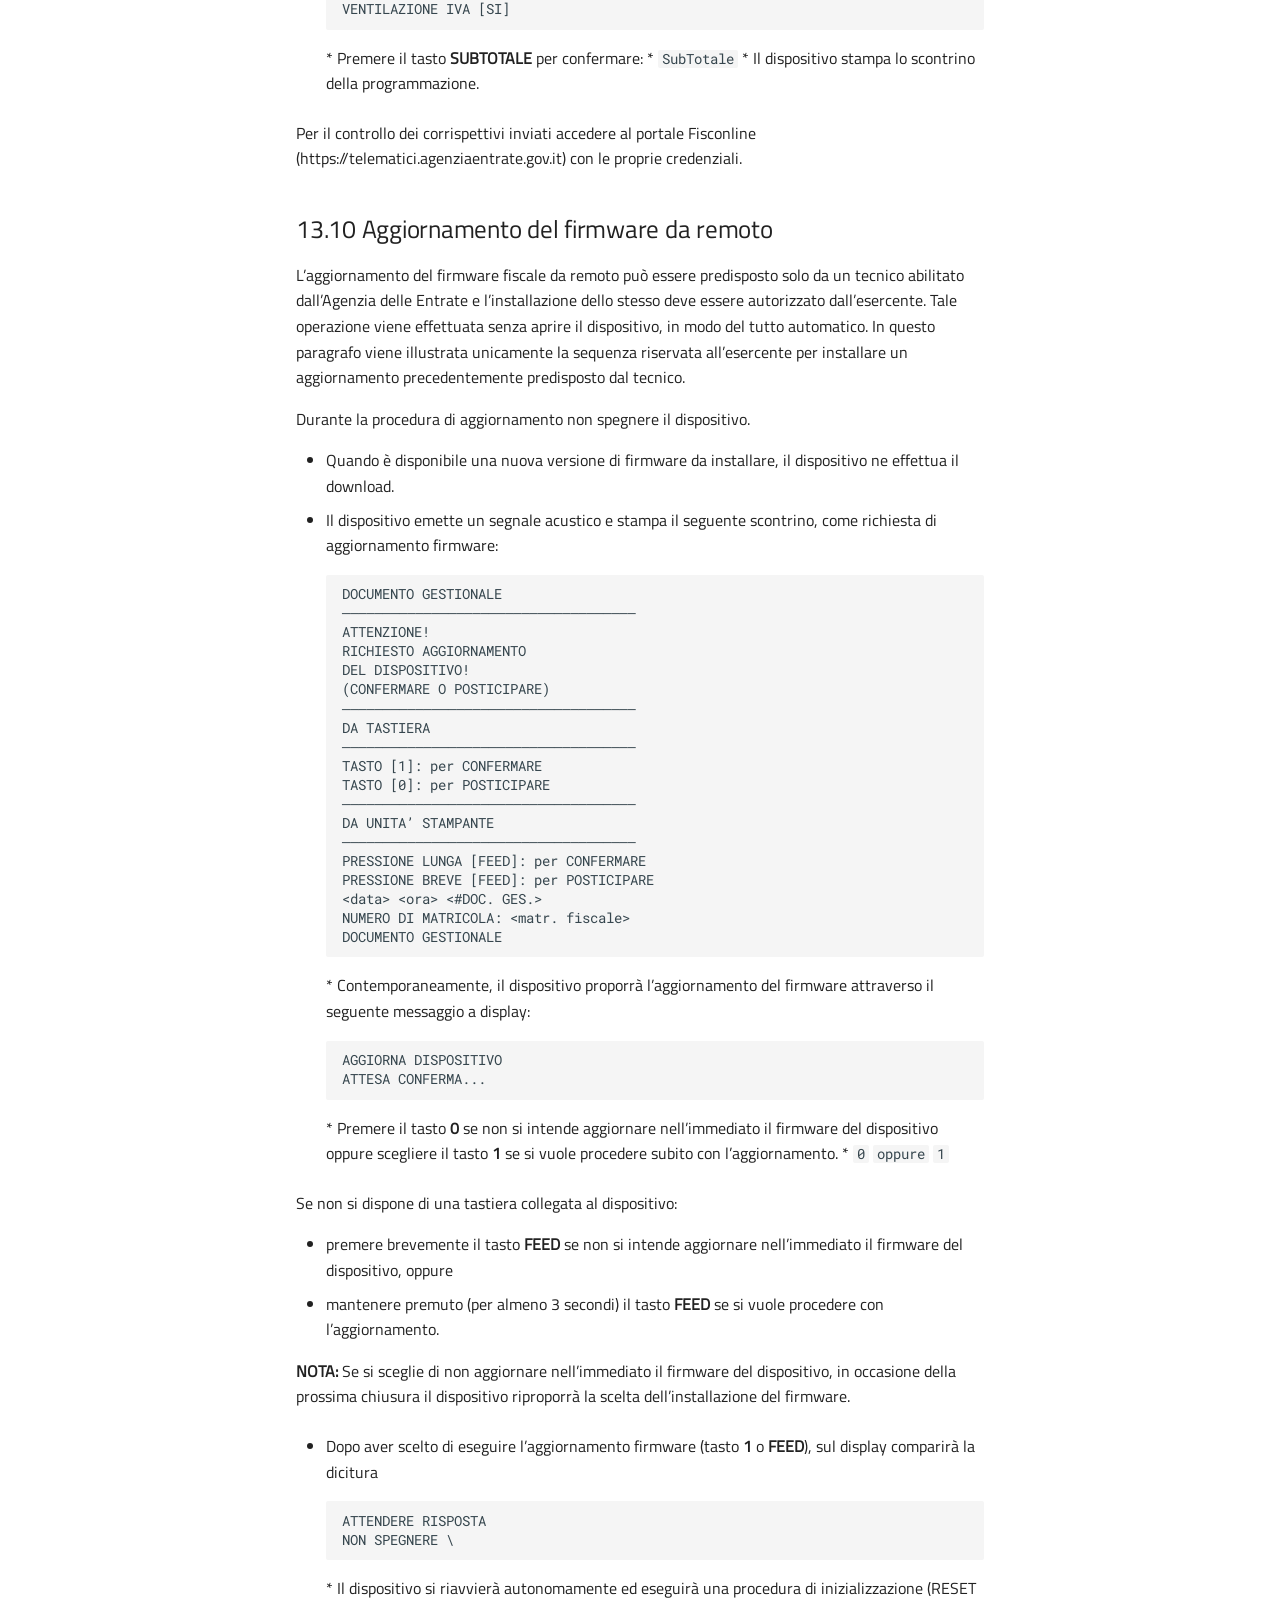
<file: servizi-telematici-e-lotterie/index.html>
<!doctype html>
<html lang="it" class="no-js">
  <head>
    
      <meta charset="utf-8">
      <meta name="viewport" content="width=device-width,initial-scale=1">
      
      
        <meta name="author" content="Custom S.p.A.">
      
      
        <link rel="canonical" href="https://ivanrobuschi-custom.github.io/K3F_n_rt/servizi-telematici-e-lotterie/">
      
      
        <link rel="prev" href="../operazioni-di-vendita-e-pagamento/">
      
      
        <link rel="next" href="../messaggi-di-segnalazione-di-stato/">
      
      
        
      
      
      <link rel="icon" href="../assets/icons/favicon.png">
      <meta name="generator" content="mkdocs-1.6.1, mkdocs-material-9.7.6">
    
    
      
        <title>Servizi Telematici e Lotterie - K3F_N_RT</title>
      
    
    
      <link rel="stylesheet" href="../assets/stylesheets/main.484c7ddc.min.css">
      
        
        <link rel="stylesheet" href="../assets/stylesheets/palette.ab4e12ef.min.css">
      
      


    
    
      
    
    
      
        
        
        <link rel="preconnect" href="https://fonts.gstatic.com" crossorigin>
        <link rel="stylesheet" href="https://fonts.googleapis.com/css?family=Roboto:300,300i,400,400i,700,700i%7CRoboto+Mono:400,400i,700,700i&display=fallback">
        <style>:root{--md-text-font:"Roboto";--md-code-font:"Roboto Mono"}</style>
      
    
    
      <link rel="stylesheet" href="../stylesheets/extra.css">
    
    <script>__md_scope=new URL("..",location),__md_hash=e=>[...e].reduce(((e,_)=>(e<<5)-e+_.charCodeAt(0)),0),__md_get=(e,_=localStorage,t=__md_scope)=>JSON.parse(_.getItem(t.pathname+"."+e)),__md_set=(e,_,t=localStorage,a=__md_scope)=>{try{t.setItem(a.pathname+"."+e,JSON.stringify(_))}catch(e){}}</script>
    
      

    
    
  </head>
  
  
    
    
      
    
    
    
    
    <body dir="ltr" data-md-color-scheme="default" data-md-color-primary="custom" data-md-color-accent="indigo">
  
    
    <input class="md-toggle" data-md-toggle="drawer" type="checkbox" id="__drawer" autocomplete="off">
    <input class="md-toggle" data-md-toggle="search" type="checkbox" id="__search" autocomplete="off">
    <label class="md-overlay" for="__drawer"></label>
    <div data-md-component="skip">
      
        
        <a href="#servizi-telematici-e-lotterie" class="md-skip">
          Vai al contenuto
        </a>
      
    </div>
    <div data-md-component="announce">
      
    </div>
    
    
      

  

<header class="md-header md-header--shadow md-header--lifted" data-md-component="header">
  <nav class="md-header__inner md-grid" aria-label="Intestazione">
    <a href=".." title="K3F_N_RT" class="md-header__button md-logo" aria-label="K3F_N_RT" data-md-component="logo">
      
  <img src="../assets/icons/logo.png" alt="logo">

    </a>
    <label class="md-header__button md-icon" for="__drawer">
      
      <svg xmlns="http://www.w3.org/2000/svg" viewBox="0 0 24 24"><path d="M3 6h18v2H3zm0 5h18v2H3zm0 5h18v2H3z"/></svg>
    </label>
    <div class="md-header__title" data-md-component="header-title">
      <div class="md-header__ellipsis">
        <div class="md-header__topic">
          <span class="md-ellipsis">
            K3F_N_RT
          </span>
        </div>
        <div class="md-header__topic" data-md-component="header-topic">
          <span class="md-ellipsis">
            
              Servizi Telematici e Lotterie
            
          </span>
        </div>
      </div>
    </div>
    
      
        <form class="md-header__option" data-md-component="palette">
  
    
    
    
    <input class="md-option" data-md-color-media="" data-md-color-scheme="default" data-md-color-primary="custom" data-md-color-accent="indigo"  aria-label="Tema scuro"  type="radio" name="__palette" id="__palette_0">
    
      <label class="md-header__button md-icon" title="Tema scuro" for="__palette_1" hidden>
        <svg xmlns="http://www.w3.org/2000/svg" viewBox="0 0 24 24"><path d="M12 8a4 4 0 0 0-4 4 4 4 0 0 0 4 4 4 4 0 0 0 4-4 4 4 0 0 0-4-4m0 10a6 6 0 0 1-6-6 6 6 0 0 1 6-6 6 6 0 0 1 6 6 6 6 0 0 1-6 6m8-9.31V4h-4.69L12 .69 8.69 4H4v4.69L.69 12 4 15.31V20h4.69L12 23.31 15.31 20H20v-4.69L23.31 12z"/></svg>
      </label>
    
  
    
    
    
    <input class="md-option" data-md-color-media="" data-md-color-scheme="slate" data-md-color-primary="custom" data-md-color-accent="indigo"  aria-label="Tema chiaro"  type="radio" name="__palette" id="__palette_1">
    
      <label class="md-header__button md-icon" title="Tema chiaro" for="__palette_0" hidden>
        <svg xmlns="http://www.w3.org/2000/svg" viewBox="0 0 24 24"><path d="M12 18c-.89 0-1.74-.2-2.5-.55C11.56 16.5 13 14.42 13 12s-1.44-4.5-3.5-5.45C10.26 6.2 11.11 6 12 6a6 6 0 0 1 6 6 6 6 0 0 1-6 6m8-9.31V4h-4.69L12 .69 8.69 4H4v4.69L.69 12 4 15.31V20h4.69L12 23.31 15.31 20H20v-4.69L23.31 12z"/></svg>
      </label>
    
  
</form>
      
    
    
      <script>var palette=__md_get("__palette");if(palette&&palette.color){if("(prefers-color-scheme)"===palette.color.media){var media=matchMedia("(prefers-color-scheme: light)"),input=document.querySelector(media.matches?"[data-md-color-media='(prefers-color-scheme: light)']":"[data-md-color-media='(prefers-color-scheme: dark)']");palette.color.media=input.getAttribute("data-md-color-media"),palette.color.scheme=input.getAttribute("data-md-color-scheme"),palette.color.primary=input.getAttribute("data-md-color-primary"),palette.color.accent=input.getAttribute("data-md-color-accent")}for(var[key,value]of Object.entries(palette.color))document.body.setAttribute("data-md-color-"+key,value)}</script>
    
    
    
      
      
        <label class="md-header__button md-icon" for="__search">
          
          <svg xmlns="http://www.w3.org/2000/svg" viewBox="0 0 24 24"><path d="M9.5 3A6.5 6.5 0 0 1 16 9.5c0 1.61-.59 3.09-1.56 4.23l.27.27h.79l5 5-1.5 1.5-5-5v-.79l-.27-.27A6.52 6.52 0 0 1 9.5 16 6.5 6.5 0 0 1 3 9.5 6.5 6.5 0 0 1 9.5 3m0 2C7 5 5 7 5 9.5S7 14 9.5 14 14 12 14 9.5 12 5 9.5 5"/></svg>
        </label>
        <div class="md-search" data-md-component="search" role="dialog">
  <label class="md-search__overlay" for="__search"></label>
  <div class="md-search__inner" role="search">
    <form class="md-search__form" name="search">
      <input type="text" class="md-search__input" name="query" aria-label="Cerca" placeholder="Cerca" autocapitalize="off" autocorrect="off" autocomplete="off" spellcheck="false" data-md-component="search-query" required>
      <label class="md-search__icon md-icon" for="__search">
        
        <svg xmlns="http://www.w3.org/2000/svg" viewBox="0 0 24 24"><path d="M9.5 3A6.5 6.5 0 0 1 16 9.5c0 1.61-.59 3.09-1.56 4.23l.27.27h.79l5 5-1.5 1.5-5-5v-.79l-.27-.27A6.52 6.52 0 0 1 9.5 16 6.5 6.5 0 0 1 3 9.5 6.5 6.5 0 0 1 9.5 3m0 2C7 5 5 7 5 9.5S7 14 9.5 14 14 12 14 9.5 12 5 9.5 5"/></svg>
        
        <svg xmlns="http://www.w3.org/2000/svg" viewBox="0 0 24 24"><path d="M20 11v2H8l5.5 5.5-1.42 1.42L4.16 12l7.92-7.92L13.5 5.5 8 11z"/></svg>
      </label>
      <nav class="md-search__options" aria-label="Cerca">
        
          <a href="javascript:void(0)" class="md-search__icon md-icon" title="Condividi" aria-label="Condividi" data-clipboard data-clipboard-text="" data-md-component="search-share" tabindex="-1">
            
            <svg xmlns="http://www.w3.org/2000/svg" viewBox="0 0 24 24"><path d="M18 16.08c-.76 0-1.44.3-1.96.77L8.91 12.7c.05-.23.09-.46.09-.7s-.04-.47-.09-.7l7.05-4.11c.54.5 1.25.81 2.04.81a3 3 0 0 0 3-3 3 3 0 0 0-3-3 3 3 0 0 0-3 3c0 .24.04.47.09.7L8.04 9.81C7.5 9.31 6.79 9 6 9a3 3 0 0 0-3 3 3 3 0 0 0 3 3c.79 0 1.5-.31 2.04-.81l7.12 4.15c-.05.21-.08.43-.08.66 0 1.61 1.31 2.91 2.92 2.91s2.92-1.3 2.92-2.91A2.92 2.92 0 0 0 18 16.08"/></svg>
          </a>
        
        <button type="reset" class="md-search__icon md-icon" title="Cancella" aria-label="Cancella" tabindex="-1">
          
          <svg xmlns="http://www.w3.org/2000/svg" viewBox="0 0 24 24"><path d="M19 6.41 17.59 5 12 10.59 6.41 5 5 6.41 10.59 12 5 17.59 6.41 19 12 13.41 17.59 19 19 17.59 13.41 12z"/></svg>
        </button>
      </nav>
      
        <div class="md-search__suggest" data-md-component="search-suggest"></div>
      
    </form>
    <div class="md-search__output">
      <div class="md-search__scrollwrap" tabindex="0" data-md-scrollfix>
        <div class="md-search-result" data-md-component="search-result">
          <div class="md-search-result__meta">
            Inizializza la ricerca
          </div>
          <ol class="md-search-result__list" role="presentation"></ol>
        </div>
      </div>
    </div>
  </div>
</div>
      
    
    
  </nav>
  
    
      
<nav class="md-tabs" aria-label="Tabs" data-md-component="tabs">
  <div class="md-grid">
    <ul class="md-tabs__list">
      
        
  
  
  
  
    <li class="md-tabs__item">
      <a href=".." class="md-tabs__link">
        
  
  
    
  
  Home

      </a>
    </li>
  

      
        
  
  
  
    
  
  
    
    
      <li class="md-tabs__item md-tabs__item--active">
        <a href="../index2/" class="md-tabs__link">
          
  
  
    
  
  MANUALE UTENTE K3-N RT

        </a>
      </li>
    
  

      
    </ul>
  </div>
</nav>
    
  
</header>
    
    <div class="md-container" data-md-component="container">
      
      
        
      
      <main class="md-main" data-md-component="main">
        <div class="md-main__inner md-grid">
          
            
              
              <div class="md-sidebar md-sidebar--primary" data-md-component="sidebar" data-md-type="navigation" >
                <div class="md-sidebar__scrollwrap">
                  <div class="md-sidebar__inner">
                    


  


<nav class="md-nav md-nav--primary md-nav--lifted" aria-label="Navigazione" data-md-level="0">
  <label class="md-nav__title" for="__drawer">
    <a href=".." title="K3F_N_RT" class="md-nav__button md-logo" aria-label="K3F_N_RT" data-md-component="logo">
      
  <img src="../assets/icons/logo.png" alt="logo">

    </a>
    K3F_N_RT
  </label>
  
  <ul class="md-nav__list" data-md-scrollfix>
    
      
      
  
  
  
  
    <li class="md-nav__item">
      <a href=".." class="md-nav__link">
        
  
  
  <span class="md-ellipsis">
    
  
    Home
  

    
  </span>
  
  

      </a>
    </li>
  

    
      
      
  
  
    
  
  
  
    
    
      
        
      
        
      
        
      
        
      
        
      
        
      
        
      
        
      
        
      
    
    
    
      
        
        
      
      
        
      
    
    
      
    
    <li class="md-nav__item md-nav__item--active md-nav__item--section md-nav__item--nested">
      
        
        
        <input class="md-nav__toggle md-toggle " type="checkbox" id="__nav_2" checked>
        
          
          <label class="md-nav__link" for="__nav_2" id="__nav_2_label" tabindex="">
            
  
  
  <span class="md-ellipsis">
    
  
    MANUALE UTENTE K3-N RT
  

    
  </span>
  
  

            <span class="md-nav__icon md-icon"></span>
          </label>
        
        <nav class="md-nav" data-md-level="1" aria-labelledby="__nav_2_label" aria-expanded="true">
          <label class="md-nav__title" for="__nav_2">
            <span class="md-nav__icon md-icon"></span>
            
  
    MANUALE UTENTE K3-N RT
  

          </label>
          <ul class="md-nav__list" data-md-scrollfix>
            
              
                
  
  
  
  
    <li class="md-nav__item">
      <a href="../index2/" class="md-nav__link">
        
  
  
  <span class="md-ellipsis">
    
  
    Introduzione
  

    
  </span>
  
  

      </a>
    </li>
  

              
            
              
                
  
  
  
  
    <li class="md-nav__item">
      <a href="../introduzione-e-descrizione-generale/" class="md-nav__link">
        
  
  
  <span class="md-ellipsis">
    
  
    Introduzione e Descrizione Generale
  

    
  </span>
  
  

      </a>
    </li>
  

              
            
              
                
  
  
  
  
    <li class="md-nav__item">
      <a href="../installazione-e-funzionamento-base/" class="md-nav__link">
        
  
  
  <span class="md-ellipsis">
    
  
    Installazione e Funzionamento Base
  

    
  </span>
  
  

      </a>
    </li>
  

              
            
              
                
  
  
  
  
    <li class="md-nav__item">
      <a href="../manutenzione-e-specifiche-tecniche/" class="md-nav__link">
        
  
  
  <span class="md-ellipsis">
    
  
    Manutenzione e Specifiche Tecniche
  

    
  </span>
  
  

      </a>
    </li>
  

              
            
              
                
  
  
  
  
    <li class="md-nav__item">
      <a href="../documenti-fiscali-e-report/" class="md-nav__link">
        
  
  
  <span class="md-ellipsis">
    
  
    Documenti Fiscali e Report
  

    
  </span>
  
  

      </a>
    </li>
  

              
            
              
                
  
  
  
  
    <li class="md-nav__item">
      <a href="../programmazione-e-configurazione-avanzata/" class="md-nav__link">
        
  
  
  <span class="md-ellipsis">
    
  
    Programmazione e Configurazione Avanzata
  

    
  </span>
  
  

      </a>
    </li>
  

              
            
              
                
  
  
  
  
    <li class="md-nav__item">
      <a href="../operazioni-di-vendita-e-pagamento/" class="md-nav__link">
        
  
  
  <span class="md-ellipsis">
    
  
    Operazioni di Vendita e Pagamento
  

    
  </span>
  
  

      </a>
    </li>
  

              
            
              
                
  
  
    
  
  
  
    <li class="md-nav__item md-nav__item--active">
      
      <input class="md-nav__toggle md-toggle" type="checkbox" id="__toc">
      
      
        
      
      
      <a href="./" class="md-nav__link md-nav__link--active">
        
  
  
  <span class="md-ellipsis">
    
  
    Servizi Telematici e Lotterie
  

    
  </span>
  
  

      </a>
      
    </li>
  

              
            
              
                
  
  
  
  
    <li class="md-nav__item">
      <a href="../messaggi-di-segnalazione-di-stato/" class="md-nav__link">
        
  
  
  <span class="md-ellipsis">
    
  
    Messaggi di Segnalazione di Stato
  

    
  </span>
  
  

      </a>
    </li>
  

              
            
          </ul>
        </nav>
      
    </li>
  

    
  </ul>
</nav>
                  </div>
                </div>
              </div>
            
            
              
              <div class="md-sidebar md-sidebar--secondary" data-md-component="sidebar" data-md-type="toc" >
                <div class="md-sidebar__scrollwrap">
                  <div class="md-sidebar__inner">
                    

<nav class="md-nav md-nav--secondary" aria-label="Indice">
  
  
  
    
  
  
</nav>
                  </div>
                </div>
              </div>
            
          
          
            <div class="md-content" data-md-component="content">
              
                



  


  <nav class="md-path" aria-label="Navigazione" >
    <ol class="md-path__list">
      
        
  
  
    <li class="md-path__item">
      <a href=".." class="md-path__link">
        
  <span class="md-ellipsis">
    Home
  </span>

      </a>
    </li>
  

      
      
        
  
  
    
    
      <li class="md-path__item">
        <a href="../index2/" class="md-path__link">
          
  <span class="md-ellipsis">
    MANUALE UTENTE K3-N RT
  </span>

        </a>
      </li>
    
  

      
    </ol>
  </nav>

              
              <article class="md-content__inner md-typeset">
                
                  



<h1 id="servizi-telematici-e-lotterie">Servizi Telematici e Lotterie<a class="headerlink" href="#servizi-telematici-e-lotterie" title="Permanent link">&para;</a></h1>
<h1 id="servizi-telematici">SERVIZI TELEMATICI<a class="headerlink" href="#servizi-telematici" title="Permanent link">&para;</a></h1>
<h2 id="131-gestione-disallineamenti">13.1 Gestione disallineamenti<a class="headerlink" href="#131-gestione-disallineamenti" title="Permanent link">&para;</a></h2>
<p>Nel caso in cui si verifichi un disallineamento tra lo stato del registratore telematico risultante sul portale dell'Agenzia delle Entrate e quello sul dispositivo locale (ricevendo il codice errore 200 a seguito dell’invio del file dei corrispettivi giornalieri), il registratore telematico recupera l’informazione sullo stato del dispositivo presente sul portale e, in caso di disallineamento, non emette documenti commerciali fino all’avvenuto riallineamento degli stati.</p>
<p>Questa funzione è necessaria in quanto se il cambio di stato del dispositivo viene eseguito solo sul portale dell'Agenzia delle Entrate, si produce un disallineamento con lo stato locale del registratore telematico il quale non è in grado di allinearsi da solo con l’informazione presente sul portale. Il servizio quindi consente al dispositivo di conoscere il disallineamento e comportarsi di conseguenza.</p>
<p>In questa situazione di disallineamento il dispositivo, tramite un messaggio sul display e sulla stampante, avvisa l’esercente dello stato di blocco e della necessità di intervento di un tecnico abilitato per ripristinare il corretto funzionamento.</p>
<h2 id="132-messaggistica">13.2 Messaggistica<a class="headerlink" href="#132-messaggistica" title="Permanent link">&para;</a></h2>
<p>Il servizio di messaggistica del registratore telematico verifica se ci sono messaggi prodotti dall’Agenzia delle Entrate ed in caso affermativo il dispositivo riceve in risposta un codice a cui è associato un messaggio di alert predefinito che viene memorizzato nella memoria permanente di riepilogo, visualizzato sul display e stampato su un documento gestionale.</p>
<p>Lo stesso messaggio di alert viene riproposto nel documento di chiusura giornaliera fino a quando non viene effettuato un intervento da parte di un tecnico autorizzato che lo può disattivare.</p>
<p>La seguente tabella offre una visione d'insieme dei codici di messaggi che possono essere ricevuti dal registratore telematico, nonché una spiegazione del messaggio di alert:</p>
<table>
<thead>
<tr>
<th style="text-align: left;">CODICE MESSAGGIO</th>
<th style="text-align: left;">TESTO STAMPATO</th>
<th style="text-align: left;">TESTO VISUALIZZATO</th>
<th style="text-align: left;">CONDIZIONE BLOCCANTE</th>
</tr>
</thead>
<tbody>
<tr>
<td style="text-align: left;">1</td>
<td style="text-align: left;">Firmware non conforme</td>
<td style="text-align: left;">FW NON CONFORME</td>
<td style="text-align: left;">No</td>
</tr>
<tr>
<td style="text-align: left;">2</td>
<td style="text-align: left;">Ultimo intervento tecnico effettuato da un tecnico non riconosciuto</td>
<td style="text-align: left;">TEC. NON RICONOSC.</td>
<td style="text-align: left;">No</td>
</tr>
<tr>
<td style="text-align: left;">3</td>
<td style="text-align: left;">Firmware non conforme</td>
<td style="text-align: left;">FW NON CONFORME</td>
<td style="text-align: left;">Sì (dalla data ggmmaaaa il dispositivo sarà bloccato)</td>
</tr>
</tbody>
</table>
<p>In tutti i casi sopra citati si raccomanda di rivolgersi ad un tecnico abilitato per ripristinare il corretto funzionamento del dispositivo.</p>
<h2 id="133-periodo-inattivo">13.3 Periodo inattivo<a class="headerlink" href="#133-periodo-inattivo" title="Permanent link">&para;</a></h2>
<p>Dopo ogni chiusura fiscale il dispositivo effettua la trasmissione telematica dei corrispettivi all’Agenzia delle Entrate tramite l’invio di un file XML. Nei periodi di prolungata inattività, quando cioè il dispositivo rimane spento ed intercorrono più di 24 ore dall’ultima trasmissione telematica, il dispositivo impone, all’accensione, l’esecuzione di una chiusura fiscale con conseguente invio dei corrispettivi a zero del periodo compreso tra l’ultima chiusura e il momento dell’accensione.</p>
<p>Di seguito è indicata la sequenza completa del comportamento del dispositivo dopo un periodo di inattività, nonché la procedura di invio dei corrispettivi.</p>
<ul>
<li>Accendere il dispositivo.</li>
<li>Il dispositivo rileva un lasso di tempo superiore alle 24 ore dall’ultimo invio.</li>
<li>
<p>Viene stampato il seguente documento gestionale:</p>
<p><div class="highlight"><pre><span></span><code>DOCUMENTO GESTIONALE
────────────────────────────────────
ATTENZIONE!
ESEGUIRE CHIUSURA
PER SEGNALARE
PERIODO INATTIVO
DAL: &lt;GG/MM/AA&gt;
A: &lt;GG/MM/AA&gt;
&lt;data&gt; &lt;ora&gt; &lt;#DOC. GES.&gt;
NUMERO DI MATRICOLA: &lt;matr. fiscale&gt;
DOCUMENTO GESTIONALE
</code></pre></div>
*   Sul display viene visualizzato:</p>
<p><div class="highlight"><pre><span></span><code>ATTESA CONFERMA...
&lt;TOTALE&gt; / &lt;FEED&gt;
</code></pre></div>
*   Premere il tasto <strong>INVIO</strong> per avviare la procedura di invio corrispettivi:
*   <code>Invio</code>
*   Sul display viene visualizzato:</p>
<p><div class="highlight"><pre><span></span><code>INVIO CORRISPETTIVI
IN CORSO \
</code></pre></div>
<div class="highlight"><pre><span></span><code>INVIO CORRISPETTIVI
&lt;ESITO POSITIVO&gt; \
</code></pre></div>
*   Al termine dell’invio dei corrispettivi relativi al periodo di inattività viene stampato il seguente documento gestionale:</p>
<div class="highlight"><pre><span></span><code>DOCUMENTO GESTIONALE
────────────────────────────────────
TRASMISSIONE CORRISPETTIVI
────────────────────────────────────
&lt;ESITO POSITIVO&gt;
codice http: &lt;#&gt;
codice xml: &lt;#&gt;
risp: corrispettivi trasmessi
numero Z: &lt;#&gt;
idoper: &lt;#&gt;
dataora http: &lt;data&gt; &lt;ora&gt;
&lt;data&gt; &lt;ora&gt; &lt;#DOC. GES.&gt;
NUMERO DI MATRICOLA: &lt;matr. fiscale&gt;
DOCUMENTO GESTIONALE
</code></pre></div>
</li>
</ul>
<p><strong>NOTE:</strong>
Se si pensa di effettuare un periodo di inattività superiore ai 5 giorni si consiglia di comunicare all’Agenzia delle Entrate lo stato di “Fuori servizio” del dispositivo accedendo al portale Fisconline (https://telematici.agenziaentrate.gov.it) con le proprie credenziali indicando i motivi dell’inattività.
All’accensione del dispositivo verrà comunque avviata la procedura appena descritta.</p>
<p>La rilevazione del periodo di inattività richiede che il dispositivo venga spento e riacceso. Ovvero si presume che il periodo di inattività corrisponda al periodo durante il quale il dispositivo resta spento. In tal caso, alla riaccensione, si determina la rilevazione e viene richiesto di completare la sequenza descritta in questo paragrafo.</p>
<p>Nel caso in cui al periodo di inattività non corrispondesse lo spegnimento (e la successiva riaccensione), il dispositivo opera normalmente fino alla successiva chiusura disposta dall’utente, con la formazione dei corrispettivi totalizzati per tutto il periodo trascorso dall’ultima chiusura.</p>
<h2 id="134-verifica-connessioni">13.4 Verifica connessioni<a class="headerlink" href="#134-verifica-connessioni" title="Permanent link">&para;</a></h2>
<p>Il registratore telematico mette a disposizione una programmazione specifica utile a testare le connessioni di rete con i server dai quali effettuare il download del firmware aggiornato. Quando l’esito della verifica connessione è positivo, i server permettono di poter usufruire di tutte le funzionalità telematiche del dispositivo.</p>
<p>Procedere come segue.</p>
<ul>
<li>Premere ripetutamente il tasto <strong>CHIAVE</strong> fino a che sul display compariranno il messaggio oppure l’icona corrispondenti all’assetto “PROGRAMMAZIONE”:<ul>
<li><code>Chiave</code></li>
</ul>
</li>
<li>Accedere alla programmazione <strong>VERIFICA CONNESSIONI</strong> digitando il numero corrispondente (programmazione P698, vedere <a href="#_12.58_Verifica_connessioni_(P698)">paragrafo 12.58</a>):<ul>
<li><code>6</code> <code>9</code> <code>8</code> <code>SubTotale</code></li>
</ul>
</li>
<li>
<p>Sul display viene visualizzato:</p>
<p><div class="highlight"><pre><span></span><code>PROGRAMMAZIONE
698 - VERIFICA CONNESSIONI
</code></pre></div>
*   Premere il tasto <strong>SUBTOTALE</strong> per confermare:
*   <code>SubTotale</code>
*   Viene stampato il seguente documento gestionale:</p>
<div class="highlight"><pre><span></span><code>DOCUMENTO GESTIONALE
────────────────────────────────────
VERIFICA CONNESSIONI
────────────────────────────────────
DHCP ABILITATO
INDIRIZZO IP &lt;xxx.xxx.xxx.xxx&gt;
MASCHERA SUBNET &lt;xxx.xxx.xxx.xxx&gt;
GATEWAY &lt;xxx.xxx.xxx.xxx&gt;
DNS &lt;xxx.xxx.xxx.xxx&gt;
-------------------------------------
Connessioni ai server: &lt;ESITO POSITIVO&gt;
-------------------------------------
&lt;data&gt; &lt;ora&gt; &lt;#DOC. GES.&gt;
NUMERO DI MATRICOLA: &lt;matr. fiscale&gt;
DOCUMENTO GESTIONALE
</code></pre></div>
</li>
</ul>
<h2 id="135-dati-telematici">13.5 Dati telematici<a class="headerlink" href="#135-dati-telematici" title="Permanent link">&para;</a></h2>
<p>Il dispositivo mette a disposizione una serie di rapporti utili per monitorare lo stato del registratore telematico, i documenti emessi e le operazioni effettuate.</p>
<ul>
<li><strong>REPORT ID GLOBALE</strong>: rapporto dei documenti effettuati con esito positivo o esportati.</li>
<li><strong>REPORT ID PER NUMERO</strong>: rapporto dei documenti effettuati per numero (da ID n. xxxx a ID n xxxx) con esito positivo.</li>
<li><strong>REPORT ID PER DATA</strong>: rapporto dei documenti effettuati per data (da <ggmmaa> a <ggmmaa>) con esito positivo.</li>
<li><strong>REPORT FILE SOSPESI</strong>: rapporto dei documenti in attesa di essere inviati, falliti o esportati.</li>
<li><strong>REPORT PRINT Z (XML)</strong>: rapporto di tutte le chiusure effettuate con il dettaglio dei files XML e relativi files di risposta.</li>
<li><strong>REPORT STATO MEMORIA DI RIEPILOGO</strong>: rapporto dello stato della memoria permanente di riepilogo.</li>
<li><strong>REPORT MEMORIA DI RIEPILOGO IN XML</strong>: creazione del file XML con il riepilogo dello stato della memoria permanente di riepilogo.</li>
<li><strong>REPORT MEMORIA DETTAGLIO IN XML</strong>: creazione del file XML con il riepilogo dello stato della memoria permanente di dettaglio.</li>
<li><strong>REPORT BACKUP Z PER NUMERO</strong>: rapporto di tutti i backup delle chiusure effettuate in un intervallo di numeri.</li>
<li><strong>REPORT BACKUP Z PER DATA</strong>: rapporto di tutti i backup delle chiusure effettuate in un intervallo di date.</li>
<li><strong>REPORT PDF COPIA SCONTRINO</strong>: ristampa elettronica (non stampa cartacea) non fiscale di un documento dematerializzato.</li>
</ul>
<p>Procedere come segue:</p>
<ul>
<li>Premere ripetutamente il tasto <strong>CHIAVE</strong> fino a che sul display compariranno il messaggio oppure l’icona corrispondenti all’assetto “PROGRAMMAZIONE”:<ul>
<li><code>Chiave</code></li>
</ul>
</li>
<li>Accedere alla programmazione <strong>SERVIZI TELEMATICI</strong> digitando il numero corrispondente (programmazione P699, vedere <a href="#_12.59_Servizi_telematici_(P699)">paragrafo 12.59</a>):<ul>
<li><code>6</code> <code>9</code> <code>9</code> <code>SubTotale</code></li>
</ul>
</li>
<li>
<p>Sul display viene visualizzato:</p>
<p><div class="highlight"><pre><span></span><code>PROGRAMMAZIONE
699 - SERVIZI TELEMATICI
</code></pre></div>
*   Premere il tasto <strong>SUBTOTALE</strong> per confermare:
*   <code>SubTotale</code>
*   Utilizzando i tasti con le frecce di selezione, navigare all’interno dei menù e visualizzare la voce “MENU ESERCENTE”:
*   <code>←</code> <code>oppure</code> <code>→</code>
*   Sul display viene visualizzato:</p>
<p><div class="highlight"><pre><span></span><code>[MENU ESERCENTE]
TIPO MENU
</code></pre></div>
*   Premere il tasto <strong>SUBTOTALE</strong> per confermare:
*   <code>SubTotale</code>
*   Utilizzando i tasti con le frecce di selezione, navigare all’interno dei menù e visualizzare la voce “REPORT”:
*   <code>←</code> <code>oppure</code> <code>→</code>
*   Sul display viene visualizzato:</p>
<p><div class="highlight"><pre><span></span><code>[REPORT]
SELEZIONA SERVIZIO
</code></pre></div>
*   Premere il tasto <strong>SUBTOTALE</strong> per confermare:
*   <code>SubTotale</code>
*   Utilizzando i tasti con le frecce di selezione, navigare all’interno dei menù e visualizzare la voce relativa al tipo di rapporto da stampare (es. “REPORT ID GLOBALE”):
*   <code>←</code> <code>oppure</code> <code>→</code>
*   Sul display viene visualizzato:</p>
<p><div class="highlight"><pre><span></span><code>[REPORT ID GLOBALE]
SELEZIONA SERVIZIO
</code></pre></div>
*   Premere il tasto <strong>SUBTOTALE</strong> per confermare:
*   <code>SubTotale</code>
*   Viene stampato il seguente documento gestionale:</p>
<div class="highlight"><pre><span></span><code>DOCUMENTO GESTIONALE
────────────────────────────────────
P(699) SERVIZI TELEMATICI
────────────────────────────────────
TIPO MENU: [MENU ESERCENTE]
SELEZIONA SERVIZIO: [REPORT]
REPORT: [REPORT ID GLOBALE]
mmc:\XML\SENT\CORR\OK
&lt;DATA&gt;&lt;ORA&gt;_Z&lt;XXXX&gt;.xml &lt;ID&gt;
&lt;DATA&gt;&lt;ORA&gt;_Z&lt;XXXX&gt;.xml &lt;ID&gt;
mmc:\XML\SENT\FATT\OK
&lt;DATA&gt;&lt;ORA&gt;_Z&lt;XXXX&gt;.xml &lt;ID&gt;
&lt;DATA&gt;&lt;ORA&gt;_Z&lt;XXXX&gt;.xml &lt;ID&gt;
&lt;data&gt; &lt;ora&gt; &lt;#DOC. GES.&gt;
NUMERO DI MATRICOLA: &lt;matr. fiscale&gt;
DOCUMENTO GESTIONALE
</code></pre></div>
</li>
</ul>
<h2 id="136-gestione-file-xml-sospesi">13.6 Gestione file XML sospesi<a class="headerlink" href="#136-gestione-file-xml-sospesi" title="Permanent link">&para;</a></h2>
<p>Le procedure descritte di seguito permettono la gestione dei file XML dei corrispettivi rimasti in sospeso (ad esempio per mancata connessione alla rete) forzando manualmente l’invio o esportando il file per poi poterlo inviare.</p>
<p><strong>Invio manuale</strong>
Procedere come segue.</p>
<ul>
<li>Premere ripetutamente il tasto <strong>CHIAVE</strong> fino a che sul display compariranno il messaggio oppure l’icona corrispondenti all’assetto “PROGRAMMAZIONE”:<ul>
<li><code>Chiave</code></li>
</ul>
</li>
<li>Accedere alla programmazione <strong>SERVIZI TELEMATICI</strong> digitando il numero corrispondente (programmazione P699, vedere <a href="#_12.59_Servizi_telematici_(P699)">paragrafo 12.59</a>):<ul>
<li><code>6</code> <code>9</code> <code>9</code> <code>SubTotale</code></li>
</ul>
</li>
<li>
<p>Sul display viene visualizzato:</p>
<p><div class="highlight"><pre><span></span><code>PROGRAMMAZIONE
699 - SERVIZI TELEMATICI
</code></pre></div>
*   Premere il tasto <strong>SUBTOTALE</strong> per confermare:
*   <code>SubTotale</code>
*   Utilizzando i tasti con le frecce di selezione, navigare all’interno dei menù e visualizzare la voce “FORZA INVIO Z PEND”:
*   <code>←</code> <code>oppure</code> <code>→</code>
*   Sul display viene visualizzato:</p>
<p><div class="highlight"><pre><span></span><code>[FORZA INVIO Z PEND.]
SELEZIONA SERVIZIO
</code></pre></div>
*   Premere il tasto <strong>SUBTOTALE</strong> per confermare:
*   <code>SubTotale</code>
*   Sul display viene visualizzato:</p>
<p><div class="highlight"><pre><span></span><code>CONFERMI? [NO]
</code></pre></div>
*   Selezionare “SI” utilizzando i tasti con le frecce di selezione:
*   <code>←</code> <code>oppure</code> <code>→</code>
*   Sul display viene visualizzato:</p>
<p><div class="highlight"><pre><span></span><code>CONFERMI? [SI]
</code></pre></div>
*   Premere il tasto <strong>SUBTOTALE</strong> per confermare:
*   <code>SubTotale</code>
*   Viene stampato il seguente documento gestionale:</p>
<p><div class="highlight"><pre><span></span><code>DOCUMENTO GESTIONALE
────────────────────────────────────
P(699) SERVIZI TELEMATICI
────────────────────────────────────
TIPO MENU: [MENU ESERCENTE]
SELEZIONA SERVIZIO: [FORZA INVIO Z PEND.]
&lt;data&gt; &lt;ora&gt; &lt;#DOC. GES.&gt;
NUMERO DI MATRICOLA: &lt;matr. fiscale&gt;
DOCUMENTO GESTIONALE
</code></pre></div>
*   Il dispositivo tenta l’invio dei corrispettivi.
*   Per verificare la presenza di corrispettivi rimasti in sospeso, stampare “Report file sospesi” (vedere <a href="#_13.5_Dati_telematici">paragrafo 13.5</a>); se l’invio manuale non è andato a buon fine controllare la connessione del dispositivo alla rete e riprovare la procedura.</p>
</li>
</ul>
<p><strong>Esportazione file</strong>
Gli scontrini dematerializzati vengono salvati sul dispositivo in una particolare posizione. È possibile accedervi per poter prelevare gli scontrini di proprio interesse ed eventualmente inviarli al cliente.</p>
<p>Procedere come segue:</p>
<ul>
<li>Collegare il dispositivo ad un PC tramite cavo USB utilizzando l’opportuna porta di comunicazione USB.<ul>
<li><code>PC</code> <code>Cavo USB tipo A/B</code></li>
</ul>
</li>
<li>Attendere il caricamento delle unità di memorizzazione del dispositivo e accedere all’unità nominata EJ DISK.<ul>
<li><code>RISORSE DEL COMPUTER</code><ul>
<li><code>DISPOSITIVI PORTATILI (&lt;n&gt;)</code><ul>
<li><code>&lt;DISPOSITIVO&gt;</code></li>
<li><code>RAM-DISK</code></li>
<li><code>VIRTUAL DISK</code></li>
<li><code>SETUP DISK</code></li>
<li><code>EJ DISK</code></li>
</ul>
</li>
</ul>
</li>
</ul>
</li>
<li>Accedere al file <code>&lt;DATA&gt;&lt;ORA&gt;_Z&lt;XXXX&gt;.xml</code> che si desidera esportare.<ul>
<li><code>EJ DISK</code><ul>
<li><code>XML</code><ul>
<li><code>SENT</code></li>
<li><code>CORR</code></li>
<li><code>EXPORT</code><ul>
<li><code>&lt;DATA&gt;_Z&lt;XXXX&gt;_N&lt;XXXX&gt;_&lt;MATRICOLA&gt;.pdf</code></li>
</ul>
</li>
</ul>
</li>
</ul>
</li>
</ul>
</li>
<li>È ora possibile inviare il file XML in sospeso accedendo al portale Fisconline (https://telematici.agenziaentrate.gov.it) con le proprie credenziali, nonché all’area “Servizi per gestore ed esercente”. Caricare ed inviare il file utilizzando la funzionalità “Assenza di rete” presente nelle “Procedure di emergenza”:<ul>
<li><code>Fisconline</code> <code>XML</code></li>
</ul>
</li>
</ul>
<p><strong>NOTA:</strong>
La funzionalità “Assenza di rete” è destinata agli esercenti che non riescono a trasmettere entro 5 giorni il file XML dei corrispettivi correttamente predisposto e sigillato elettronicamente dal dispositivo.</p>
<h2 id="137-esportazione-della-memoria-permanente-di-dettaglio-o-riepilogo-su-memoria-esterna">13.7 Esportazione della memoria permanente di dettaglio o riepilogo su memoria esterna<a class="headerlink" href="#137-esportazione-della-memoria-permanente-di-dettaglio-o-riepilogo-su-memoria-esterna" title="Permanent link">&para;</a></h2>
<p>Il dispositivo è in grado di esportare in formato .XML il contenuto totale o parziale delle memorie permanenti salvando i dati su una scheda di memoria (Micro SD oppure SD, a seconda del formato supportato dal dispositivo).
La scheda di memoria dovrà avere una capienza minima di almeno 4GB ed essere formattata utilizzando il file system FAT32.</p>
<p>Si consiglia di utilizzare questa procedura prima di qualsiasi operazione sulle memorie.</p>
<p>Procedere come segue:</p>
<ul>
<li>Inserire la scheda di memoria vuota, precedentemente formattata con file system FAT32, nell’apposito alloggiamento:<ul>
<li><code>SD card</code> <code>oppure</code> <code>Micro SD card</code></li>
</ul>
</li>
<li>Eseguire un azzeramento fiscale (vedere l’azzeramento Z01).</li>
<li>Premere ripetutamente il tasto <strong>CHIAVE</strong> fino a che sul display compariranno il messaggio oppure l’icona corrispondenti all’assetto “PROGRAMMAZIONE”:<ul>
<li><code>Chiave</code></li>
</ul>
</li>
<li>Accedere alla programmazione <strong>SERVIZI TELEMATICI</strong> digitando il numero corrispondente (programmazione P699):<ul>
<li><code>6</code> <code>9</code> <code>9</code> <code>SubTotale</code></li>
</ul>
</li>
<li>
<p>Sul display viene visualizzato:</p>
<p><div class="highlight"><pre><span></span><code>PROGRAMMAZIONE
699 - SERVIZI TELEMATICI
</code></pre></div>
*   Premere il tasto <strong>SUBTOTALE</strong> per confermare:
*   <code>SubTotale</code>
*   Utilizzando i tasti con le frecce di selezione, navigare all’interno dei menù e visualizzare la voce “MENU ESERCENTE”:
*   <code>←</code> <code>oppure</code> <code>→</code>
*   Sul display viene visualizzato:</p>
<p><div class="highlight"><pre><span></span><code>[MENU ESERCENTE]
TIPO MENU
</code></pre></div>
*   Premere il tasto <strong>SUBTOTALE</strong> per confermare:
*   <code>SubTotale</code>
*   Utilizzando i tasti con le frecce di selezione, navigare all’interno dei menù e visualizzare la voce “REPORT”:
*   <code>←</code> <code>oppure</code> <code>→</code>
*   Sul display viene visualizzato:</p>
<p><div class="highlight"><pre><span></span><code>[REPORT]
SELEZIONA SERVIZIO
</code></pre></div>
*   Premere il tasto <strong>SUBTOTALE</strong> per confermare:
*   <code>SubTotale</code>
*   Utilizzando i tasti con le frecce di selezione, navigare all’interno dei menù e selezionare se si desidera esportare in XML la “Memoria di dettaglio” oppure la “Memoria di riepilogo” (es. “REPORT M.DETT. IN XML”):
*   <code>←</code> <code>oppure</code> <code>→</code>
*   Sul display viene visualizzato:</p>
<p><div class="highlight"><pre><span></span><code>[REPORT M.DETT. IN XML]
REPORT
</code></pre></div>
*   Premere il tasto <strong>SUBTOTALE</strong> per confermare:
*   <code>SubTotale</code>
*   Utilizzando i tasti con le frecce di selezione, navigare all’interno dei menù e selezionare “Esportazione integrale” oppure “Esportazione per data” (es. “INTEGRALE”):
*   <code>←</code> <code>oppure</code> <code>→</code>
*   Sul display viene visualizzato:</p>
<p><div class="highlight"><pre><span></span><code>[INTEGRALE]
</code></pre></div>
*   Premere il tasto <strong>SUBTOTALE</strong> per confermare:
*   <code>SubTotale</code>
*   Dopo la conferma il dispositivo avvierà l’esportazione dei dati sulla scheda di memoria informando l’utente sullo stato di avanzamento della procedura mediante messaggi a display
*   Al termine dell’operazione verrà stampato uno scontrino di conferma.</p>
</li>
</ul>
<h2 id="138-modalita-demo">13.8 Modalità demo<a class="headerlink" href="#138-modalita-demo" title="Permanent link">&para;</a></h2>
<p>Il dispositivo possiede una modalità particolare che permette di eseguire operazioni ed emettere scontrini senza che i dati vadano ad intaccare i contenuti della memoria permanente di dettaglio e/o della memoria permanente di riepilogo.</p>
<p>Questa modalità si rivela utile ad esempio quando si desidera istruire l’utilizzatore del dispositivo ad eseguire particolari funzionalità ed operazioni senza la possibilità di compromettere i dati registrati nelle memorie e trasmessi all’Agenzia delle Entrate.</p>
<p>Per ottenere un rapporto della memoria permanente di dettaglio in modalità demo, eseguire la stampa del rapporto X73 (vedere <a href="#_10.25_Rapporto_memoria_di_dettaglio_in_modo_demo_(X73)">paragrafo 10.25</a>).</p>
<p><strong>Abilitazione</strong></p>
<ul>
<li>Effettuare una chiusura fiscale.<ul>
<li><code>Z Report</code></li>
</ul>
</li>
<li>Premere ripetutamente il tasto <strong>CHIAVE</strong> fino a che sul display compariranno il messaggio oppure l’icona corrispondenti all’assetto “PROGRAMMAZIONE”:<ul>
<li><code>Chiave</code></li>
</ul>
</li>
<li>Accedere alla programmazione <strong>SERVIZI TELEMATICI</strong> digitando il numero corrispondente (programmazione P699, vedere <a href="#_12.59_Servizi_telematici_(P699)">paragrafo 12.59</a>):<ul>
<li><code>6</code> <code>9</code> <code>9</code> <code>SubTotale</code></li>
</ul>
</li>
<li>
<p>Sul display viene visualizzato:</p>
<p><div class="highlight"><pre><span></span><code>PROGRAMMAZIONE
699 - SERVIZI TELEMATICI
</code></pre></div>
*   Premere il tasto <strong>SUBTOTALE</strong> per confermare:
*   <code>SubTotale</code>
*   Utilizzando i tasti con le frecce di selezione, navigare all’interno dei menù e visualizzare la voce “MENU ESERCENTE”:
*   <code>←</code> <code>oppure</code> <code>→</code>
*   Sul display viene visualizzato:</p>
<p><div class="highlight"><pre><span></span><code>[MENU ESERCENTE]
TIPO MENU
</code></pre></div>
*   Premere il tasto <strong>SUBTOTALE</strong> per confermare:
*   <code>SubTotale</code>
*   Utilizzando i tasti con le frecce di selezione, navigare all’interno dei menù e visualizzare la voce “MODO DEMO”:
*   <code>←</code> <code>oppure</code> <code>→</code>
*   Sul display viene visualizzato:</p>
<p><div class="highlight"><pre><span></span><code>[MODO DEMO]
SELEZIONA SERVIZIO
</code></pre></div>
*   Premere il tasto <strong>SUBTOTALE</strong> per confermare:
*   <code>SubTotale</code>
*   Sul display viene visualizzato:</p>
<p><div class="highlight"><pre><span></span><code>[INIZIO PROCEDURA]
MODO DEMO
</code></pre></div>
*   Premere il tasto <strong>SUBTOTALE</strong> per confermare:
*   <code>SubTotale</code>
*   Sul display viene visualizzato:</p>
<p><div class="highlight"><pre><span></span><code>CONFERMI? [NO]
</code></pre></div>
*   Selezionare “SI” utilizzando i tasti con le frecce di selezione:
*   <code>←</code> <code>oppure</code> <code>→</code>
*   Sul display viene visualizzato:</p>
<p><div class="highlight"><pre><span></span><code>CONFERMI? [SI]
</code></pre></div>
*   Premere il tasto <strong>SUBTOTALE</strong> per confermare:
*   <code>SubTotale</code>
*   Se il dispositivo è in servizio, viene stampato il seguente documento gestionale:</p>
<p><div class="highlight"><pre><span></span><code>DOCUMENTO GESTIONALE
────────────────────────────────────
SEGNALAZIONE EVENTO
────────────────────────────────────
&lt;ESITO POSITIVO&gt;
codice http: &lt;#&gt;
codice xml: &lt;#&gt;
risp: segnalazione processata
idoper: &lt;#&gt;
&lt;data&gt; &lt;ora&gt; &lt;#DOC. GES.&gt;
NUMERO DI MATRICOLA: &lt;matr. fiscale&gt;
DOCUMENTO GESTIONALE
</code></pre></div>
*   La modalità demo è ora attiva ed è visibile dai documenti che da questo momento in poi verranno stampati. Il seguente documento mostra ad esempio una vendita effettuata in modalità demo:</p>
<div class="highlight"><pre><span></span><code>????????????&lt;Nome?Ditta&gt;????????????
?????????????&lt;Indirizzo&gt;?????????????
??????????????&lt;Località&gt;?????????????
???????????&lt;Telefono?-?Fax&gt;??????????
????DOCUMENTO?COMMERCIALE?DI?PROVA???
DESCRIZIONE????????????PREZZO(€)?IVA
REPARTO?01??????????????????10.00??A
REPARTO?03???????????????????1.00??A
TOTALE?COMPLESSIVO??????????11.00???
DI?CUI?IVA???????????????????1.00???
NON?RISCOSSO????????????????11.00???
IMPORTO?PAGATO???????????????0.00???
A:?IVA?10.00%???????????????????????
&lt;data&gt;??&lt;ora&gt;?????????????????&lt;#DOC.&gt;
??????????&lt;matricola fiscale&gt;?????????
?????????DETTAGLIO?PAGAMENTI?????????
CONTANTI?????????????????????11.00???
</code></pre></div>
</li>
</ul>
<p><strong>Disabilitazione</strong>
La seguente procedura disabilita la modalità demo e riporta il dispositivo al suo normale funzionamento.</p>
<ul>
<li>Effettuare una chiusura fiscale.<ul>
<li><code>Z Report</code></li>
</ul>
</li>
<li>Premere ripetutamente il tasto <strong>CHIAVE</strong> fino a che sul display compariranno il messaggio oppure l’icona corrispondenti all’assetto “PROGRAMMAZIONE”:<ul>
<li><code>Chiave</code></li>
</ul>
</li>
<li>Accedere alla programmazione <strong>SERVIZI TELEMATICI</strong> digitando il numero corrispondente (programmazione P699, vedere <a href="#_12.59_Servizi_telematici_(P699)">paragrafo 12.59</a>):<ul>
<li><code>6</code> <code>9</code> <code>9</code> <code>SubTotale</code></li>
</ul>
</li>
<li>
<p>Sul display viene visualizzato:</p>
<p><div class="highlight"><pre><span></span><code>PROGRAMMAZIONE
699 - SERVIZI TELEMATICI
</code></pre></div>
*   Premere il tasto <strong>SUBTOTALE</strong> per confermare:
*   <code>SubTotale</code>
*   Utilizzando i tasti con le frecce di selezione, navigare all’interno dei menù e visualizzare la voce “MENU ESERCENTE”:
*   <code>←</code> <code>oppure</code> <code>→</code>
*   Sul display viene visualizzato:</p>
<p><div class="highlight"><pre><span></span><code>[MENU ESERCENTE]
TIPO MENU
</code></pre></div>
*   Premere il tasto <strong>SUBTOTALE</strong> per confermare:
*   <code>SubTotale</code>
*   Utilizzando i tasti con le frecce di selezione, navigare all’interno dei menù e visualizzare la voce “MODO DEMO”:
*   <code>←</code> <code>oppure</code> <code>→</code>
*   Sul display viene visualizzato:</p>
<p><div class="highlight"><pre><span></span><code>[MODO DEMO]
SELEZIONA SERVIZIO
</code></pre></div>
*   Premere il tasto <strong>SUBTOTALE</strong> per confermare:
*   <code>SubTotale</code>
*   Sul display viene visualizzato:</p>
<p><div class="highlight"><pre><span></span><code>[FINE PROCEDURA]
MODO DEMO
</code></pre></div>
*   Premere il tasto <strong>SUBTOTALE</strong> per confermare:
*   <code>SubTotale</code>
*   Sul display viene visualizzato:</p>
<p><div class="highlight"><pre><span></span><code>CONFERMI? [NO]
</code></pre></div>
*   Selezionare “SI” utilizzando i tasti con le frecce di selezione:
*   <code>←</code> <code>oppure</code> <code>→</code>
*   Sul display viene visualizzato:</p>
<p><div class="highlight"><pre><span></span><code>CONFERMI? [SI]
</code></pre></div>
*   Premere il tasto <strong>SUBTOTALE</strong> per confermare:
*   <code>SubTotale</code></p>
</li>
</ul>
<p><strong>ATTENZIONE:</strong>
Da questo momento il dispositivo è tornato ad operare normalmente. Tutte le operazioni che da ora in poi saranno eseguite, verranno memorizzate nella memoria permanente di dettaglio e/o nella memoria permanente di riepilogo, nonché trasmesse all’Agenzia delle Entrate.</p>
<h2 id="139-ventilazione-iva">13.9 Ventilazione IVA<a class="headerlink" href="#139-ventilazione-iva" title="Permanent link">&para;</a></h2>
<p>Con il metodo della ventilazione dei corrispettivi, disciplinato dal D.M. n. 3495 del 24/02/1973, i contribuenti in possesso di determinati requisiti possono facoltativamente registrare i corrispettivi giornalieri in maniera globale senza distinzione per aliquota IVA.</p>
<p>La ventilazione IVA si applica solo ai beni, quindi in regime di ventilazione IVA non è possibile vendere servizi.</p>
<p>Se l’opzione “Ventilazione IVA” viene abilitata i corrispettivi saranno registrati globalmente in un unico importo giornaliero (IVA inclusa).</p>
<p>Se l’opzione “Ventilazione IVA” viene disabilitata (configurazione di fabbrica) i corrispettivi saranno registrati normalmente distinguendoli per aliquota IVA.</p>
<p><strong>NOTA:</strong>
L’abilitazione o la disabilitazione della ventilazione IVA è possibile solo ed esclusivamente dopo aver eseguito una chiusura fiscale (vedere <a href="#_11.3_Chiusura_fiscale_(Z01)">paragrafo 11.3</a>).</p>
<p>Per abilitare il metodo “Ventilazione IVA” procedere come segue:</p>
<ul>
<li>Premere ripetutamente il tasto <strong>CHIAVE</strong> fino a che sul display compariranno il messaggio oppure l’icona corrispondenti all’assetto “PROGRAMMAZIONE”:<ul>
<li><code>Chiave</code></li>
</ul>
</li>
<li>Accedere alla programmazione <strong>CONFIGURAZIONE OPERAZIONI DI CASSA</strong> digitando il numero corrispondente (programmazione P519):<ul>
<li><code>5</code> <code>1</code> <code>9</code> <code>SubTotale</code></li>
</ul>
</li>
<li>
<p>Sul display viene visualizzato:</p>
<p><div class="highlight"><pre><span></span><code>PROGRAMMAZIONE
519 - CONFIG.OPERAZ.CASSA
</code></pre></div>
*   Premere ripetutamente il tasto <strong>SUBTOTALE</strong> fino a visualizzare la voce “VENTILAZIONE IVA”:
*   <code>SubTotale</code>
*   Sul display viene visualizzato:</p>
<p><div class="highlight"><pre><span></span><code>VENTILAZIONE IVA [NO]
</code></pre></div>
*   Utilizzando i tasti con le frecce di selezione, abilitare la funzione selezionando “SI”:
*   <code>←</code> <code>oppure</code> <code>→</code>
*   Sul display viene visualizzato:</p>
<p><div class="highlight"><pre><span></span><code>VENTILAZIONE IVA [SI]
</code></pre></div>
*   Premere il tasto <strong>SUBTOTALE</strong> per confermare:
*   <code>SubTotale</code>
*   Il dispositivo stampa lo scontrino della programmazione.</p>
</li>
</ul>
<p>Per il controllo dei corrispettivi inviati accedere al portale Fisconline (https://telematici.agenziaentrate.gov.it) con le proprie credenziali.</p>
<h2 id="1310-aggiornamento-del-firmware-da-remoto">13.10 Aggiornamento del firmware da remoto<a class="headerlink" href="#1310-aggiornamento-del-firmware-da-remoto" title="Permanent link">&para;</a></h2>
<p>L’aggiornamento del firmware fiscale da remoto può essere predisposto solo da un tecnico abilitato dall’Agenzia delle Entrate e l’installazione dello stesso deve essere autorizzato dall’esercente. Tale operazione viene effettuata senza aprire il dispositivo, in modo del tutto automatico.
In questo paragrafo viene illustrata unicamente la sequenza riservata all’esercente per installare un aggiornamento precedentemente predisposto dal tecnico.</p>
<p>Durante la procedura di aggiornamento non spegnere il dispositivo.</p>
<ul>
<li>Quando è disponibile una nuova versione di firmware da installare, il dispositivo ne effettua il download.</li>
<li>
<p>Il dispositivo emette un segnale acustico e stampa il seguente scontrino, come richiesta di aggiornamento firmware:</p>
<p><div class="highlight"><pre><span></span><code>DOCUMENTO GESTIONALE
────────────────────────────────────
ATTENZIONE!
RICHIESTO AGGIORNAMENTO
DEL DISPOSITIVO!
(CONFERMARE O POSTICIPARE)
────────────────────────────────────
DA TASTIERA
────────────────────────────────────
TASTO [1]: per CONFERMARE
TASTO [0]: per POSTICIPARE
────────────────────────────────────
DA UNITA’ STAMPANTE
────────────────────────────────────
PRESSIONE LUNGA [FEED]: per CONFERMARE
PRESSIONE BREVE [FEED]: per POSTICIPARE
&lt;data&gt; &lt;ora&gt; &lt;#DOC. GES.&gt;
NUMERO DI MATRICOLA: &lt;matr. fiscale&gt;
DOCUMENTO GESTIONALE
</code></pre></div>
*   Contemporaneamente, il dispositivo proporrà l’aggiornamento del firmware attraverso il seguente messaggio a display:</p>
<p><div class="highlight"><pre><span></span><code>AGGIORNA DISPOSITIVO
ATTESA CONFERMA...
</code></pre></div>
*   Premere il tasto <strong>0</strong> se non si intende aggiornare nell’immediato il firmware del dispositivo oppure scegliere il tasto <strong>1</strong> se si vuole procedere subito con l’aggiornamento.
*   <code>0</code> <code>oppure</code> <code>1</code></p>
</li>
</ul>
<p>Se non si dispone di una tastiera collegata al dispositivo:</p>
<ul>
<li>premere brevemente il tasto <strong>FEED</strong> se non si intende aggiornare nell’immediato il firmware del dispositivo, oppure</li>
<li>mantenere premuto (per almeno 3 secondi) il tasto <strong>FEED</strong> se si vuole procedere con l’aggiornamento.</li>
</ul>
<p><strong>NOTA:</strong>
Se si sceglie di non aggiornare nell’immediato il firmware del dispositivo, in occasione della prossima chiusura il dispositivo riproporrà la scelta dell’installazione del firmware.</p>
<ul>
<li>
<p>Dopo aver scelto di eseguire l’aggiornamento firmware (tasto <strong>1</strong> o <strong>FEED</strong>), sul display comparirà la dicitura</p>
<p><div class="highlight"><pre><span></span><code>ATTENDERE RISPOSTA
NON SPEGNERE \
</code></pre></div>
*   Il dispositivo si riavvierà autonomamente ed eseguirà una procedura di inizializzazione (RESET 3). Sul display vengono visualizzati in sequenza i messaggi:</p>
<p><div class="highlight"><pre><span></span><code>RESET? 1,3
</code></pre></div>
<div class="highlight"><pre><span></span><code>RESET 3...
</code></pre></div>
*   Il dispositivo emetterà uno scontrino di conferma ad avvenuta operazione e visualizzerà a display il seguente messaggio:</p>
<p><div class="highlight"><pre><span></span><code>-------------------
CASSA CHIUSA
</code></pre></div>
*   Sul display comparirà la dicitura</p>
<p><div class="highlight"><pre><span></span><code>CARICAMENTO
CONFIGURAZIONE ...
</code></pre></div>
<div class="highlight"><pre><span></span><code>ATTENDI ...
\
</code></pre></div>
*   Il dispositivo emetterà uno scontrino di conferma ad avvenuta operazione e visualizzerà a display i seguenti messaggi:</p>
<p><div class="highlight"><pre><span></span><code>INVIO CORRISPETTIVI
IN CORSO \
</code></pre></div>
<div class="highlight"><pre><span></span><code>INVIO CORRISPETTIVI
&lt;ESITO POSITIVO&gt; \
</code></pre></div>
*   Al termine della procedura, il dispositivo stamperà il seguente scontrino:</p>
<div class="highlight"><pre><span></span><code>DOCUMENTO GESTIONALE
------------------------------------
TRASMISSIONE CORRISPETTIVI
------------------------------------
&lt;ESITO POSITIVO&gt;
codice http: &lt;#&gt;
codice xml: &lt;#&gt;
risp:
numero Z: &lt;#&gt;
idoper: &lt;#&gt;
dataora http: &lt;aaaa-mm-gg hh.mm.ss&gt;
&lt;data&gt; &lt;ora&gt; &lt;#DOC. GES.&gt;
NUMERO DI MATRICOLA: &lt;matr. fiscale&gt;
DOCUMENTO GESTIONALE
</code></pre></div>
</li>
</ul>
<h1 id="lotterie">LOTTERIE<a class="headerlink" href="#lotterie" title="Permanent link">&para;</a></h1>
<h2 id="141-lotteria-degli-scontrini">14.1 Lotteria degli scontrini<a class="headerlink" href="#141-lotteria-degli-scontrini" title="Permanent link">&para;</a></h2>
<p>La lotteria nazionale degli scontrini è un concorso a premi gratuito, collegato allo scontrino elettronico (e al registratore telematico) ed è una vera e propria lotteria con premi in denaro, i cui biglietti sono gli stessi scontrini della spesa sostenuta. A partire dal 1° gennaio 2021 infatti, tutti i cittadini maggiorenni e residenti in Italia che acquistano beni e servizi, di importo pari o superiore a 1.00 EURO con pagamento elettronico (carta di credito o bancomat), possono partecipare alle estrazioni.</p>
<p>Ogni acquisto genera un numero di biglietti “virtuali” che consentono la partecipazione alla lotteria: ogni EURO speso dà diritto a 1 biglietto virtuale, fino ad un massimo di 1.000 biglietti per un acquisto pari o superiore a 1.000 EURO.
Se l’importo speso è superiore ad un EURO, l’eventuale cifra decimale superiore a 49 centesimi produrrà comunque un altro biglietto virtuale.</p>
<p>Non saranno validi ai fini della lotteria gli scontrini corrispondenti ad acquisti effettuati online o nell’esercizio di attività di impresa, arte o professione. Non partecipano alla lotteria, inoltre, gli acquisti per i quali il consumatore richieda all’esercente l’acquisizione del proprio codice fiscale a fini di detrazione o deduzione fiscale.</p>
<p>Nella fase di avvio della lotteria faranno eccezione anche gli acquisti documentati mediante fatture elettroniche e gli acquisti per i quali i dati dei corrispettivi sono trasmessi al sistema Tessera Sanitaria (per esempio gli acquisti effettuati presso farmacie, parafarmacie, ottici, laboratori di analisi, ambulatori veterinari, ecc.).</p>
<p>Il Portale Lotteria (https://www.lotteriadegliscontrini.gov.it) è composto da un’area pubblica e da un’area riservata, descritte in dettaglio di seguito.
Per avere il codice lotteria non serve registrarsi all’area riservata del Portale. Basta infatti inserire il codice fiscale nell’area pubblica.</p>
<p><strong>Area pubblica</strong>
L’area pubblica contiene una serie di informazioni relative alla lotteria, quali ad esempio:
*   il calendario delle estrazioni
*   il codice degli scontrini vincenti
*   le informazioni sulle modalità di partecipazione e di riscossione dei premi.</p>
<p>Nell’area pubblica, alla quale si accede liberamente, senza autenticazione, sarà inoltre possibile generare il codice lotteria necessario per partecipare all’estrazione.</p>
<p><strong>Area riservata</strong>
Nell’area riservata, accessibile tramite SPID, credenziali Fisconline/Entratel o CNS (Carta Nazionale dei Servizi), sarà possibile invece:
*   controllare il numero di biglietti virtuali associati al singolo scontrino elettronico ricevuto
*   verificare le eventuali vincite
*   tenere sotto controllo i termini per reclamare i premi.</p>
<p>Inoltre nell’area riservata è possibile attivare SMS e altri avvisi per ricevere le comunicazioni.</p>
<p>Sempre nell’area riservata è possibile esercitare i propri diritti nei confronti del titolare del trattamento dei dati come, per esempio, opporsi al trattamento (ad es. inibire la generazione di ulteriori nuovi codici lotteria oltre a quelli già generati) e chiedere la cancellazione dei dati (per esempio, eliminare l’associazione tra il codice lotteria e i documenti commerciali).</p>
<p>Infine è possibile consultare i codici lotteria associati al proprio codice fiscale, con la relativa data di generazione.</p>
<p>I dati relativi al singolo documento rilasciato e al numero dei biglietti virtuali della lotteria associati, come pure le vincite (se presenti) sono disponibili sul Portale per il tempo strettamente necessario e, in ogni caso, per un tempo non superiore a 24 mesi dalla loro acquisizione.</p>
<p>Per abilitare o meno la funzionalità lotteria degli scontrini vedere il <a href="#_12.59_Servizi_telematici_(P699)">paragrafo 12.59</a>.</p>
<h2 id="142-codice-lotteria-degli-scontrini">14.2 Codice lotteria degli scontrini<a class="headerlink" href="#142-codice-lotteria-degli-scontrini" title="Permanent link">&para;</a></h2>
<p>Per ottenere il codice lotteria occorre accedere all’area pubblica del Portale Lotteria messo a disposizione dall’Agenzia delle Dogane e dei Monopoli (https://www.lotteriadegliscontrini.gov.it).</p>
<p>Non occorre alcuna registrazione: è sufficiente digitare il proprio codice fiscale sul portale ed il servizio online produce un codice lotteria alfanumerico (in formato codice a barre).</p>
<p>Una volta ottenuto, è sufficiente stampare il proprio codice lotteria o memorizzarlo sul proprio dispositivo mobile (telefono cellulare, smartphone, tablet, ecc.), presentandolo all’esercente al momento dell’acquisto di beni o servizi.</p>
<ul>
<li><code>Lotteria degli scontrini</code></li>
<li><code>Codice lotteria identificativo</code><ul>
<li><code>N B 7 A 1 2 3 5</code></li>
</ul>
</li>
<li><code>Utilizzare il codice lotteria al momento dell’acquisto</code></li>
</ul>
<p>Per maggiori informazioni consultare il Portale Lotteria (https://www.lotteriadegliscontrini.gov.it).</p>
<h2 id="143-funzionamento-lotteria-degli-scontrini">14.3 Funzionamento lotteria degli scontrini<a class="headerlink" href="#143-funzionamento-lotteria-degli-scontrini" title="Permanent link">&para;</a></h2>
<p>Il calendario delle estrazioni è pubblicato sul sito dell’Agenzia delle Dogane e dei Monopoli e sul Portale Lotteria (https://www.lotteriadegliscontrini.gov.it/portale).</p>
<p>Una volta generato il codice lotteria (vedere <a href="#_14.2_Codice_lotteria_degli_scontrini">paragrafo 14.2</a>), potrà essere stampato su carta o salvato su dispositivo mobile (telefono cellulare, smartphone, tablet, ecc.) e presentato all’esercente al momento dell’acquisto di beni o servizi.</p>
<p><strong>NOTA:</strong>
Il codice lotteria è un codice alfanumerico, composto da 8 caratteri, che viene associato al codice fiscale del consumatore in maniera univoca e casuale (random), senza alcun obbligo di identificarsi. Ogni consumatore può generare più codici, tutti ugualmente validi per partecipare alla lotteria.</p>
<p>Per ogni scontrino elettronico trasmesso all’Agenzia delle Entrate il sistema lotteria genererà un determinato numero di biglietti virtuali. Ogni scontrino genera un numero di “biglietti virtuali” della lotteria pari a un biglietto per ogni EURO di spesa, con un arrotondamento se la cifra decimale supera i 49 centesimi (ad es. con 1.50 EURO di spesa si ottengono due biglietti virtuali).</p>
<p>L’esercente, attraverso un lettore di codici a barre collegato al registratore telematico, effettua il collegamento tra lo scontrino e il codice lotteria del contribuente e trasmette i dati all’Agenzia delle Entrate.</p>
<ul>
<li><code>Acquisizione codice lotteria</code></li>
<li><code>trasmissione codice lotteria</code></li>
<li><code>Agenzia delle Entrate</code></li>
</ul>
<p>I vincitori verranno informati immediatamente tramite SMS, e-mail o instant messaging se i relativi dettagli sono stati forniti dal consumatore nell’area riservata del Portale Lotteria.
In ogni caso, chi vince riceve anche una comunicazione formale che può avvenire in due modi:
1.  tramite una PEC (Posta Elettronica Certificata) inviata all’indirizzo che il consumatore ha indicato sul Portale Lotteria
2.  tramite una raccomandata con ricevuta di ritorno che viene recapitata all’ultimo domicilio fiscale conosciuto dall’Agenzia delle Entrate.</p>
<p><strong>ATTENZIONE:</strong>
Non occorre conservare gli scontrini sia per partecipare alla lotteria sia per riscuotere i premi (occorre custodire gli scontrini solo a fini di garanzia, cambio merce, ecc.).</p>
<p>Non partecipano alla lotteria degli scontrini i dati dei corrispettivi riferiti alle operazioni di cessioni di beni o prestazioni di servizi per le quali il cliente consumatore finale richiede all’esercente l’acquisizione del proprio codice fiscale.</p>
<h2 id="144-lotteria-istantanea">14.4 Lotteria istantanea<a class="headerlink" href="#144-lotteria-istantanea" title="Permanent link">&para;</a></h2>
<p>La lotteria istantanea non sostituisce il concorso della lotteria degli scontrini con codice lotteria descritto nei precedenti paragrafi ma è un concorso attivo parallelamente ad esso.</p>
<p>Mentre per la lotteria degli scontrini è necessario un codice lotteria alfanumerico (vedere <a href="#_14.2_Codice_lotteria_degli_scontrini">paragrafo 14.2</a>) per la lotteria istantanea ciò non è necessario. Il dispositivo (registratore di cassa o stampante fiscale) genera autonomamente il codice bidimensionale che viene stampato sullo scontrino emesso.
Tale codice conterrà tutte le informazioni necessarie alla partecipazione del concorso.</p>
<p>Per fare ciò sono necessarie due condizioni: la prima è che l’importo dello scontrino sia pari o superiore ad 1.00 EURO; la seconda è che il pagamento di tale importo avvenga in modalità elettronica (carta di credito o di debito).</p>
<p>Per abilitare o meno la funzionalità lotteria istantanea vedere il <a href="#_12.59_Servizi_telematici_(P699)">paragrafo 12.59</a>.</p>
<p><strong>ATTENZIONE:</strong>
Non partecipano alla lotteria degli scontrini i dati dei corrispettivi riferiti alle operazioni di cessioni di beni o prestazioni di servizi per le quali il cliente consumatore finale richiede all’esercente l’acquisizione del proprio codice fiscale.</p>
<h2 id="145-attivazione-lotterie">14.5 Attivazione lotterie<a class="headerlink" href="#145-attivazione-lotterie" title="Permanent link">&para;</a></h2>
<p>Per poter usufruire delle funzionalità di una o entrambe le lotterie (vedere <a href="#_12.59_Servizi_telematici_(P699)">paragrafo 12.59</a>), potrebbe essere necessario attivarle come descritto di seguito.</p>
<ul>
<li>Effettuare una chiusura fiscale.<ul>
<li><code>Z Report</code></li>
</ul>
</li>
<li>Premere ripetutamente il tasto <strong>CHIAVE</strong> fino a che sul display compariranno il messaggio oppure l’icona corrispondenti all’assetto “PROGRAMMAZIONE”:<ul>
<li><code>Chiave</code></li>
</ul>
</li>
<li>Accedere alla programmazione <strong>SERVIZI TELEMATICI</strong> digitando il numero corrispondente (programmazione P699, vedere <a href="#_12.59_Servizi_telematici_(P699)">paragrafo 12.59</a>):<ul>
<li><code>6</code> <code>9</code> <code>9</code> <code>SubTotale</code></li>
</ul>
</li>
<li>
<p>Sul display viene visualizzato:</p>
<p><div class="highlight"><pre><span></span><code>PROGRAMMAZIONE
699 - SERVIZI TELEMATICI
</code></pre></div>
*   Premere il tasto <strong>SUBTOTALE</strong> per confermare:
*   <code>SubTotale</code>
*   Utilizzando i tasti con le frecce di selezione, navigare all’interno dei menù e visualizzare la voce “MENU TECNICO”:
*   <code>←</code> <code>oppure</code> <code>→</code>
*   Sul display viene visualizzato:</p>
<p><div class="highlight"><pre><span></span><code>[MENU TECNICO]
TIPO MENU
</code></pre></div>
*   Premere il tasto <strong>SUBTOTALE</strong> per confermare:
*   <code>SubTotale</code>
*   Utilizzando i tasti con le frecce di selezione, navigare all’interno dei menù e visualizzare la voce “LOTTERIA”:
*   <code>←</code> <code>oppure</code> <code>→</code>
*   Sul display viene visualizzato:</p>
<p><div class="highlight"><pre><span></span><code>[LOTTERIA]
SELEZIONA SERVIZIO
</code></pre></div>
*   Premere il tasto <strong>SUBTOTALE</strong> per confermare:
*   <code>SubTotale</code>
*   Utilizzando i tasti con le frecce di selezione, navigare all’interno dei menù e visualizzare la voce “ATTIVAZIONE”:
*   <code>←</code> <code>oppure</code> <code>→</code>
*   Sul display viene visualizzato:</p>
<p><div class="highlight"><pre><span></span><code>[ATTIVAZIONE]
SELEZIONA SERVIZIO
</code></pre></div>
*   Premere il tasto <strong>SUBTOTALE</strong> per confermare:
*   <code>SubTotale</code>
*   Sul display viene visualizzato:</p>
<p><div class="highlight"><pre><span></span><code>DATA LOTTERIA ggmmaa 000000
</code></pre></div>
*   Per attivare nell’immediato la lotteria degli scontrini, inserire <strong>000000</strong> (6 volte zero) altrimenti inserire la data futura di attivazione.
*   Premere il tasto <strong>SUBTOTALE</strong> per confermare:
*   <code>SubTotale</code>
*   Sul display viene visualizzato:</p>
<p><div class="highlight"><pre><span></span><code>DATA LOTT.IST ggmmaa 000000
</code></pre></div>
*   Per attivare nell’immediato la lotteria istantanea, inserire <strong>000000</strong> (6 volte zero) altrimenti inserire la data futura di attivazione.
*   Premere il tasto <strong>SUBTOTALE</strong> per confermare:
*   <code>SubTotale</code>
*   Sul display viene visualizzato:</p>
<p><div class="highlight"><pre><span></span><code>CONFERMI? [NO]
</code></pre></div>
*   Selezionare “SI” utilizzando i tasti con le frecce di selezione:
*   <code>←</code> <code>oppure</code> <code>→</code>
*   Sul display viene visualizzato:</p>
<p><div class="highlight"><pre><span></span><code>CONFERMI? [SI]
</code></pre></div>
*   Premere il tasto <strong>SUBTOTALE</strong> per confermare:
*   <code>SubTotale</code>
*   Per un esempio di vendita con la lotteria degli scontrini o con la lotteria istantanea, vedere <a href="#_20.14_Esempio_di_vendita_con_lotteria_degli_scontrini">paragrafo 20.14</a> e <a href="#_20.15_Esempio_di_vendita_con_lotteria_istantanea">paragrafo 20.15</a>.</p>
</li>
</ul>
<p><strong>NOTA:</strong>
Dopo aver attivato la lotteria istantanea, il dispositivo scaricherà dal server le chiavi per tale servizio e visualizzerà a display per diversi secondi il seguente messaggio:</p>
<div class="highlight"><pre><span></span><code>LOAD CHIAVI LOTTERIA
IN CORSO \
</code></pre></div>












                
              </article>
            </div>
          
          
<script>var target=document.getElementById(location.hash.slice(1));target&&target.name&&(target.checked=target.name.startsWith("__tabbed_"))</script>
        </div>
        
          <button type="button" class="md-top md-icon" data-md-component="top" hidden>
  
  <svg xmlns="http://www.w3.org/2000/svg" viewBox="0 0 24 24"><path d="M13 20h-2V8l-5.5 5.5-1.42-1.42L12 4.16l7.92 7.92-1.42 1.42L13 8z"/></svg>
  Torna su
</button>
        
      </main>
      
        <footer class="md-footer">
  
    
      
      <nav class="md-footer__inner md-grid" aria-label="Piede" >
        
          
          <a href="../operazioni-di-vendita-e-pagamento/" class="md-footer__link md-footer__link--prev" aria-label="Precedente: Operazioni di Vendita e Pagamento">
            <div class="md-footer__button md-icon">
              
              <svg xmlns="http://www.w3.org/2000/svg" viewBox="0 0 24 24"><path d="M20 11v2H8l5.5 5.5-1.42 1.42L4.16 12l7.92-7.92L13.5 5.5 8 11z"/></svg>
            </div>
            <div class="md-footer__title">
              <span class="md-footer__direction">
                Precedente
              </span>
              <div class="md-ellipsis">
                Operazioni di Vendita e Pagamento
              </div>
            </div>
          </a>
        
        
          
          <a href="../messaggi-di-segnalazione-di-stato/" class="md-footer__link md-footer__link--next" aria-label="Successivo: Messaggi di Segnalazione di Stato">
            <div class="md-footer__title">
              <span class="md-footer__direction">
                Successivo
              </span>
              <div class="md-ellipsis">
                Messaggi di Segnalazione di Stato
              </div>
            </div>
            <div class="md-footer__button md-icon">
              
              <svg xmlns="http://www.w3.org/2000/svg" viewBox="0 0 24 24"><path d="M4 11v2h12l-5.5 5.5 1.42 1.42L19.84 12l-7.92-7.92L10.5 5.5 16 11z"/></svg>
            </div>
          </a>
        
      </nav>
    
  
  <div class="md-footer-meta md-typeset">
    <div class="md-footer-meta__inner md-grid">
      <div class="md-copyright">
  
    <div class="md-copyright__highlight">
      Copyright Custom S.p.A 2026
    </div>
  
  
    Made with
    <a href="https://squidfunk.github.io/mkdocs-material/" target="_blank" rel="noopener">
      Material for MkDocs
    </a>
  
</div>
      
    </div>
  </div>
</footer>
      
    </div>
    <div class="md-dialog" data-md-component="dialog">
      <div class="md-dialog__inner md-typeset"></div>
    </div>
    
      <div class="md-progress" data-md-component="progress" role="progressbar"></div>
    
    
    
      
      
      <script id="__config" type="application/json">{"annotate": null, "base": "..", "features": ["navigation.instant", "navigation.instant.prefetch", "navigation.instant.progress", "navigation.tracking", "navigation.tabs", "navigation.tabs.sticky", "navigation.path", "navigation.sections", "navigation.prune", "navigation.indexes", "navigation.top", "search.suggest", "search.highlight", "search.share", "navigation.footer"], "search": "../assets/javascripts/workers/search.2c215733.min.js", "tags": null, "translations": {"clipboard.copied": "Copiato", "clipboard.copy": "Copia", "search.result.more.one": "1 altro in questa pagina", "search.result.more.other": "# altri in questa pagina", "search.result.none": "Nessun documento trovato", "search.result.one": "1 documento trovato", "search.result.other": "# documenti trovati", "search.result.placeholder": "Scrivi per iniziare a cercare", "search.result.term.missing": "Non presente", "select.version": "Seleziona la versione"}, "version": null}</script>
    
    
      <script src="../assets/javascripts/bundle.79ae519e.min.js"></script>
      
    
  </body>
</html>
</file>
<file: stylesheets/extra.css>
/* 1. Definizione del Font Personalizzato */
@font-face {
  font-family: 'Titillium Web';
  /* Il percorso ../ torna indietro dalla cartella stylesheets e entra in fonts */
  src: url('../fonts/TitilliumWeb-Regular.ttf') format('truetype');
  font-weight: normal;
  font-style: normal;
  font-display: swap;
}

/* 2. Applicazione del Font al Tema Material */
:root,
[data-md-color-scheme="default"],
[data-md-color-scheme="slate"] {
  /* --md-text-font controlla il corpo del testo e i titoli */
  --md-text-font: 'Titillium Web', sans-serif;
  
  /* Opzionale: Se vuoi usarlo anche per i blocchi di codice, scommenta la riga sotto */
  /* --md-code-font: 'Titillium Web', monospace; */

  /* CONFIGURAZIONE COLORI AZIENDALI
   */

  /* 1. Header e Colore Primario (Link, Titoli attivi) - HEX: #617C8D */
  --md-primary-fg-color:        #1B3640;
  --md-primary-fg-color--light: #809AAB; /* Una variante leggermente più chiara per gli hover */
  --md-primary-fg-color--dark:  #617C8D; /* Una variante leggermente più scura */
  --md-primary-bg-color:        #ffffff; /* Colore del testo sopra l'header */
  --md-primary-bg-color--light: #ffffffb3;

  /* 2. Footer (Sfondo generale) - HEX: #1B3640 */
  --md-footer-bg-color:         #1B3640;
  
  /* 3. Footer Bottom (La striscia del Copyright in basso) */
  /* Di base eredita il colore sopra, ma lo forziamo per sicurezza */
  --md-footer-bottom-bg-color:  #1B3640; 
  
  /* Assicuriamo che il testo nel footer sia bianco per contrasto */
  --md-footer-fg-color:         #ffffff;
  --md-footer-bottom-fg-color:  #ffffff;
}

/* 3. Forzatura (Fallback di sicurezza) */
body, h1, h2, h3, h4, h5, h6, input, button {
  font-family: 'Titillium Web', sans-serif;
}
</file>
<file: assets/stylesheets/main.484c7ddc.min.css>
@charset "UTF-8";html{-webkit-text-size-adjust:none;-moz-text-size-adjust:none;text-size-adjust:none;box-sizing:border-box}*,:after,:before{box-sizing:inherit}@media (prefers-reduced-motion){*,:after,:before{transition:none!important}}body{margin:0}a,button,input,label{-webkit-tap-highlight-color:transparent}a{color:inherit;text-decoration:none}hr{border:0;box-sizing:initial;display:block;height:.05rem;overflow:visible;padding:0}small{font-size:80%}sub,sup{line-height:1em}img{border-style:none}table{border-collapse:initial;border-spacing:0}td,th{font-weight:400;vertical-align:top}button{background:#0000;border:0;font-family:inherit;font-size:inherit;margin:0;padding:0}input{border:0;outline:none}:root{--md-primary-fg-color:#4051b5;--md-primary-fg-color--light:#5d6cc0;--md-primary-fg-color--dark:#303fa1;--md-primary-bg-color:#fff;--md-primary-bg-color--light:#ffffffb3;--md-accent-fg-color:#526cfe;--md-accent-fg-color--transparent:#526cfe1a;--md-accent-bg-color:#fff;--md-accent-bg-color--light:#ffffffb3}[data-md-color-scheme=default]{color-scheme:light}[data-md-color-scheme=default] img[src$="#gh-dark-mode-only"],[data-md-color-scheme=default] img[src$="#only-dark"]{display:none}:root,[data-md-color-scheme=default]{--md-hue:225deg;--md-default-fg-color:#000000de;--md-default-fg-color--light:#0000008a;--md-default-fg-color--lighter:#00000052;--md-default-fg-color--lightest:#00000012;--md-default-bg-color:#fff;--md-default-bg-color--light:#ffffffb3;--md-default-bg-color--lighter:#ffffff4d;--md-default-bg-color--lightest:#ffffff1f;--md-code-fg-color:#36464e;--md-code-bg-color:#f5f5f5;--md-code-bg-color--light:#f5f5f5b3;--md-code-bg-color--lighter:#f5f5f54d;--md-code-hl-color:#4287ff;--md-code-hl-color--light:#4287ff1a;--md-code-hl-number-color:#d52a2a;--md-code-hl-special-color:#db1457;--md-code-hl-function-color:#a846b9;--md-code-hl-constant-color:#6e59d9;--md-code-hl-keyword-color:#3f6ec6;--md-code-hl-string-color:#1c7d4d;--md-code-hl-name-color:var(--md-code-fg-color);--md-code-hl-operator-color:var(--md-default-fg-color--light);--md-code-hl-punctuation-color:var(--md-default-fg-color--light);--md-code-hl-comment-color:var(--md-default-fg-color--light);--md-code-hl-generic-color:var(--md-default-fg-color--light);--md-code-hl-variable-color:var(--md-default-fg-color--light);--md-typeset-color:var(--md-default-fg-color);--md-typeset-a-color:var(--md-primary-fg-color);--md-typeset-del-color:#f5503d26;--md-typeset-ins-color:#0bd57026;--md-typeset-kbd-color:#fafafa;--md-typeset-kbd-accent-color:#fff;--md-typeset-kbd-border-color:#b8b8b8;--md-typeset-mark-color:#ffff0080;--md-typeset-table-color:#0000001f;--md-typeset-table-color--light:rgba(0,0,0,.035);--md-admonition-fg-color:var(--md-default-fg-color);--md-admonition-bg-color:var(--md-default-bg-color);--md-warning-fg-color:#000000de;--md-warning-bg-color:#ff9;--md-footer-fg-color:#fff;--md-footer-fg-color--light:#ffffffb3;--md-footer-fg-color--lighter:#ffffff73;--md-footer-bg-color:#000000de;--md-footer-bg-color--dark:#00000052;--md-shadow-z1:0 0.2rem 0.5rem #0000000d,0 0 0.05rem #0000001a;--md-shadow-z2:0 0.2rem 0.5rem #0000001a,0 0 0.05rem #00000040;--md-shadow-z3:0 0.2rem 0.5rem #0003,0 0 0.05rem #00000059}.md-icon svg{fill:currentcolor;display:block;height:1.2rem;width:1.2rem}body{-webkit-font-smoothing:antialiased;-moz-osx-font-smoothing:grayscale;--md-text-font-family:var(--md-text-font,_),-apple-system,BlinkMacSystemFont,Helvetica,Arial,sans-serif;--md-code-font-family:var(--md-code-font,_),SFMono-Regular,Consolas,Menlo,monospace}aside,body,input{font-feature-settings:"kern","liga";color:var(--md-typeset-color);font-family:var(--md-text-font-family)}code,kbd,pre{font-feature-settings:"kern";font-family:var(--md-code-font-family)}:root{--md-typeset-table-sort-icon:url('data:image/svg+xml;charset=utf-8,<svg xmlns="http://www.w3.org/2000/svg" viewBox="0 0 24 24"><path d="m18 21-4-4h3V7h-3l4-4 4 4h-3v10h3M2 19v-2h10v2M2 13v-2h7v2M2 7V5h4v2z"/></svg>');--md-typeset-table-sort-icon--asc:url('data:image/svg+xml;charset=utf-8,<svg xmlns="http://www.w3.org/2000/svg" viewBox="0 0 24 24"><path d="M19 17h3l-4 4-4-4h3V3h2M2 17h10v2H2M6 5v2H2V5m0 6h7v2H2z"/></svg>');--md-typeset-table-sort-icon--desc:url('data:image/svg+xml;charset=utf-8,<svg xmlns="http://www.w3.org/2000/svg" viewBox="0 0 24 24"><path d="M19 7h3l-4-4-4 4h3v14h2M2 17h10v2H2M6 5v2H2V5m0 6h7v2H2z"/></svg>')}.md-typeset{-webkit-print-color-adjust:exact;color-adjust:exact;font-size:.8rem;line-height:1.6;overflow-wrap:break-word}@media print{.md-typeset{font-size:.68rem}}.md-typeset blockquote,.md-typeset dl,.md-typeset figure,.md-typeset ol,.md-typeset pre,.md-typeset ul{margin-bottom:1em;margin-top:1em}.md-typeset h1{color:var(--md-default-fg-color--light);font-size:2em;line-height:1.3;margin:0 0 1.25em}.md-typeset h1,.md-typeset h2{font-weight:300;letter-spacing:-.01em}.md-typeset h2{font-size:1.5625em;line-height:1.4;margin:1.6em 0 .64em}.md-typeset h3{font-size:1.25em;font-weight:400;letter-spacing:-.01em;line-height:1.5;margin:1.6em 0 .8em}.md-typeset h2+h3{margin-top:.8em}.md-typeset h4{font-weight:700;letter-spacing:-.01em;margin:1em 0}.md-typeset h5,.md-typeset h6{color:var(--md-default-fg-color--light);font-size:.8em;font-weight:700;letter-spacing:-.01em;margin:1.25em 0}.md-typeset h5{text-transform:uppercase}.md-typeset h5 code{text-transform:none}.md-typeset hr{border-bottom:.05rem solid var(--md-default-fg-color--lightest);display:flow-root;margin:1.5em 0}.md-typeset a{color:var(--md-typeset-a-color);word-break:break-word}.md-typeset a,.md-typeset a:before{transition:color 125ms}.md-typeset a:focus,.md-typeset a:hover{color:var(--md-accent-fg-color)}.md-typeset a:focus code,.md-typeset a:hover code{background-color:var(--md-accent-fg-color--transparent);color:var(--md-accent-fg-color)}.md-typeset a code{color:var(--md-typeset-a-color)}.md-typeset a.focus-visible{outline-color:var(--md-accent-fg-color);outline-offset:.2rem}.md-typeset code,.md-typeset kbd,.md-typeset pre{color:var(--md-code-fg-color);direction:ltr;font-variant-ligatures:none;transition:background-color 125ms}@media print{.md-typeset code,.md-typeset kbd,.md-typeset pre{white-space:pre-wrap}}.md-typeset code{background-color:var(--md-code-bg-color);border-radius:.1rem;-webkit-box-decoration-break:clone;box-decoration-break:clone;font-size:.85em;padding:0 .2941176471em;transition:color 125ms,background-color 125ms;word-break:break-word}.md-typeset code:not(.focus-visible){-webkit-tap-highlight-color:transparent;outline:none}.md-typeset pre{display:flow-root;line-height:1.4;position:relative}.md-typeset pre>code{-webkit-box-decoration-break:slice;box-decoration-break:slice;box-shadow:none;display:block;margin:0;outline-color:var(--md-accent-fg-color);overflow:auto;padding:.7720588235em 1.1764705882em;scrollbar-color:var(--md-default-fg-color--lighter) #0000;scrollbar-width:thin;touch-action:auto;word-break:normal}.md-typeset pre>code:hover{scrollbar-color:var(--md-accent-fg-color) #0000}.md-typeset pre>code::-webkit-scrollbar{height:.2rem;width:.2rem}.md-typeset pre>code::-webkit-scrollbar-thumb{background-color:var(--md-default-fg-color--lighter)}.md-typeset pre>code::-webkit-scrollbar-thumb:hover{background-color:var(--md-accent-fg-color)}.md-typeset kbd{background-color:var(--md-typeset-kbd-color);border-radius:.1rem;box-shadow:0 .1rem 0 .05rem var(--md-typeset-kbd-border-color),0 .1rem 0 var(--md-typeset-kbd-border-color),0 -.1rem .2rem var(--md-typeset-kbd-accent-color) inset;color:var(--md-default-fg-color);display:inline-block;font-size:.75em;padding:0 .6666666667em;vertical-align:text-top;word-break:break-word}.md-typeset mark{background-color:var(--md-typeset-mark-color);-webkit-box-decoration-break:clone;box-decoration-break:clone;color:inherit;word-break:break-word}.md-typeset abbr{cursor:help;text-decoration:none}.md-typeset [data-preview],.md-typeset abbr{border-bottom:.05rem dotted var(--md-default-fg-color--light)}.md-typeset small{opacity:.75}[dir=ltr] .md-typeset sub,[dir=ltr] .md-typeset sup{margin-left:.078125em}[dir=rtl] .md-typeset sub,[dir=rtl] .md-typeset sup{margin-right:.078125em}[dir=ltr] .md-typeset blockquote{padding-left:.6rem}[dir=rtl] .md-typeset blockquote{padding-right:.6rem}[dir=ltr] .md-typeset blockquote{border-left:.2rem solid var(--md-default-fg-color--lighter)}[dir=rtl] .md-typeset blockquote{border-right:.2rem solid var(--md-default-fg-color--lighter)}.md-typeset blockquote{color:var(--md-default-fg-color--light);margin-left:0;margin-right:0}.md-typeset ul{list-style-type:disc}.md-typeset ul[type]{list-style-type:revert-layer}[dir=ltr] .md-typeset ol,[dir=ltr] .md-typeset ul{margin-left:.625em}[dir=rtl] .md-typeset ol,[dir=rtl] .md-typeset ul{margin-right:.625em}.md-typeset ol,.md-typeset ul{padding:0}.md-typeset ol:not([hidden]),.md-typeset ul:not([hidden]){display:flow-root}.md-typeset ol ol,.md-typeset ul ol{list-style-type:lower-alpha}.md-typeset ol ol ol,.md-typeset ul ol ol{list-style-type:lower-roman}.md-typeset ol ol ol ol,.md-typeset ul ol ol ol{list-style-type:upper-alpha}.md-typeset ol ol ol ol ol,.md-typeset ul ol ol ol ol{list-style-type:upper-roman}.md-typeset ol[type],.md-typeset ul[type]{list-style-type:revert-layer}[dir=ltr] .md-typeset ol li,[dir=ltr] .md-typeset ul li{margin-left:1.25em}[dir=rtl] .md-typeset ol li,[dir=rtl] .md-typeset ul li{margin-right:1.25em}.md-typeset ol li,.md-typeset ul li{margin-bottom:.5em}.md-typeset ol li blockquote,.md-typeset ol li p,.md-typeset ul li blockquote,.md-typeset ul li p{margin:.5em 0}.md-typeset ol li:last-child,.md-typeset ul li:last-child{margin-bottom:0}[dir=ltr] .md-typeset ol li ol,[dir=ltr] .md-typeset ol li ul,[dir=ltr] .md-typeset ul li ol,[dir=ltr] .md-typeset ul li ul{margin-left:.625em}[dir=rtl] .md-typeset ol li ol,[dir=rtl] .md-typeset ol li ul,[dir=rtl] .md-typeset ul li ol,[dir=rtl] .md-typeset ul li ul{margin-right:.625em}.md-typeset ol li ol,.md-typeset ol li ul,.md-typeset ul li ol,.md-typeset ul li ul{margin-bottom:.5em;margin-top:.5em}[dir=ltr] .md-typeset dd{margin-left:1.875em}[dir=rtl] .md-typeset dd{margin-right:1.875em}.md-typeset dd{margin-bottom:1.5em;margin-top:1em}.md-typeset img,.md-typeset svg,.md-typeset video{height:auto;max-width:100%}.md-typeset img[align=left]{margin:1em 1em 1em 0}.md-typeset img[align=right]{margin:1em 0 1em 1em}.md-typeset img[align]:only-child{margin-top:0}.md-typeset figure{display:flow-root;margin:1em auto;max-width:100%;text-align:center;width:fit-content}.md-typeset figure img{display:block;margin:0 auto}.md-typeset figcaption{font-style:italic;margin:1em auto;max-width:24rem}.md-typeset iframe{max-width:100%}.md-typeset table:not([class]){background-color:var(--md-default-bg-color);border:.05rem solid var(--md-typeset-table-color);border-radius:.1rem;display:inline-block;font-size:.64rem;max-width:100%;overflow:auto;touch-action:auto}@media print{.md-typeset table:not([class]){display:table}}.md-typeset table:not([class])+*{margin-top:1.5em}.md-typeset table:not([class]) td>:first-child,.md-typeset table:not([class]) th>:first-child{margin-top:0}.md-typeset table:not([class]) td>:last-child,.md-typeset table:not([class]) th>:last-child{margin-bottom:0}.md-typeset table:not([class]) td:not([align]),.md-typeset table:not([class]) th:not([align]){text-align:left}[dir=rtl] .md-typeset table:not([class]) td:not([align]),[dir=rtl] .md-typeset table:not([class]) th:not([align]){text-align:right}.md-typeset table:not([class]) th{font-weight:700;min-width:5rem;padding:.9375em 1.25em;vertical-align:top}.md-typeset table:not([class]) td{border-top:.05rem solid var(--md-typeset-table-color);padding:.9375em 1.25em;vertical-align:top}.md-typeset table:not([class]) tbody tr{transition:background-color 125ms}.md-typeset table:not([class]) tbody tr:hover{background-color:var(--md-typeset-table-color--light);box-shadow:0 .05rem 0 var(--md-default-bg-color) inset}.md-typeset table:not([class]) a{word-break:normal}.md-typeset table th[role=columnheader]{cursor:pointer}[dir=ltr] .md-typeset table th[role=columnheader]:after{margin-left:.5em}[dir=rtl] .md-typeset table th[role=columnheader]:after{margin-right:.5em}.md-typeset table th[role=columnheader]:after{content:"";display:inline-block;height:1.2em;-webkit-mask-image:var(--md-typeset-table-sort-icon);mask-image:var(--md-typeset-table-sort-icon);-webkit-mask-repeat:no-repeat;mask-repeat:no-repeat;-webkit-mask-size:contain;mask-size:contain;transition:background-color 125ms;vertical-align:text-bottom;width:1.2em}.md-typeset table th[role=columnheader]:hover:after{background-color:var(--md-default-fg-color--lighter)}.md-typeset table th[role=columnheader][aria-sort=ascending]:after{background-color:var(--md-default-fg-color--light);-webkit-mask-image:var(--md-typeset-table-sort-icon--asc);mask-image:var(--md-typeset-table-sort-icon--asc)}.md-typeset table th[role=columnheader][aria-sort=descending]:after{background-color:var(--md-default-fg-color--light);-webkit-mask-image:var(--md-typeset-table-sort-icon--desc);mask-image:var(--md-typeset-table-sort-icon--desc)}.md-typeset__scrollwrap{margin:1em -.8rem;overflow-x:auto;touch-action:auto}.md-typeset__table{display:inline-block;margin-bottom:.5em;padding:0 .8rem}@media print{.md-typeset__table{display:block}}html .md-typeset__table table{display:table;margin:0;overflow:hidden;width:100%}@media screen and (max-width:44.984375em){.md-content__inner>pre{margin:1em -.8rem}.md-content__inner>pre code{border-radius:0}}.md-typeset .md-author{border-radius:100%;display:block;flex-shrink:0;height:1.6rem;overflow:hidden;position:relative;transition:color 125ms,transform 125ms;width:1.6rem}.md-typeset .md-author img{display:block}.md-typeset .md-author--more{background:var(--md-default-fg-color--lightest);color:var(--md-default-fg-color--lighter);font-size:.6rem;font-weight:700;line-height:1.6rem;text-align:center}.md-typeset .md-author--long{height:2.4rem;width:2.4rem}.md-typeset a.md-author{transform:scale(1)}.md-typeset a.md-author img{border-radius:100%;filter:grayscale(100%) opacity(75%);transition:filter 125ms}.md-typeset a.md-author:focus,.md-typeset a.md-author:hover{transform:scale(1.1);z-index:1}.md-typeset a.md-author:focus img,.md-typeset a.md-author:hover img{filter:grayscale(0)}.md-banner{background-color:var(--md-footer-bg-color);color:var(--md-footer-fg-color);overflow:auto}@media print{.md-banner{display:none}}.md-banner--warning{background-color:var(--md-warning-bg-color);color:var(--md-warning-fg-color)}.md-banner__inner{font-size:.7rem;margin:.6rem auto;padding:0 .8rem}[dir=ltr] .md-banner__button{float:right}[dir=rtl] .md-banner__button{float:left}.md-banner__button{color:inherit;cursor:pointer;transition:opacity .25s}.no-js .md-banner__button{display:none}.md-banner__button:hover{opacity:.7}html{font-size:125%;height:100%;overflow-x:hidden}@media screen and (min-width:100em){html{font-size:137.5%}}@media screen and (min-width:125em){html{font-size:150%}}body{background-color:var(--md-default-bg-color);display:flex;flex-direction:column;font-size:.5rem;min-height:100%;position:relative;width:100%}@media print{body{display:block}}@media screen and (max-width:59.984375em){body[data-md-scrolllock]{position:fixed}}.md-grid{margin-left:auto;margin-right:auto;max-width:61rem}.md-container{display:flex;flex-direction:column;flex-grow:1}@media print{.md-container{display:block}}.md-main{flex-grow:1}.md-main__inner{display:flex;height:100%;margin-top:1.5rem}.md-ellipsis{overflow:hidden;text-overflow:ellipsis}.md-toggle{display:none}.md-option{height:0;opacity:0;position:absolute;width:0}.md-option:checked+label:not([hidden]){display:block}.md-option.focus-visible+label{outline-color:var(--md-accent-fg-color);outline-style:auto}.md-skip{background-color:var(--md-default-fg-color);border-radius:.1rem;color:var(--md-default-bg-color);font-size:.64rem;margin:.5rem;opacity:0;outline-color:var(--md-accent-fg-color);padding:.3rem .5rem;position:fixed;transform:translateY(.4rem);z-index:-1}.md-skip:focus{opacity:1;transform:translateY(0);transition:transform .25s cubic-bezier(.4,0,.2,1),opacity 175ms 75ms;z-index:10}@page{margin:25mm}:root{--md-clipboard-icon:url('data:image/svg+xml;charset=utf-8,<svg xmlns="http://www.w3.org/2000/svg" viewBox="0 0 24 24"><path d="M19 21H8V7h11m0-2H8a2 2 0 0 0-2 2v14a2 2 0 0 0 2 2h11a2 2 0 0 0 2-2V7a2 2 0 0 0-2-2m-3-4H4a2 2 0 0 0-2 2v14h2V3h12z"/></svg>')}.md-clipboard{border-radius:.1rem;color:var(--md-default-fg-color--lightest);cursor:pointer;height:1.5em;outline-color:var(--md-accent-fg-color);outline-offset:.1rem;transition:color .25s;width:1.5em;z-index:1}@media print{.md-clipboard{display:none}}.md-clipboard:not(.focus-visible){-webkit-tap-highlight-color:transparent;outline:none}:hover>.md-clipboard{color:var(--md-default-fg-color--light)}.md-clipboard:focus,.md-clipboard:hover{color:var(--md-accent-fg-color)}.md-clipboard:after{background-color:currentcolor;content:"";display:block;height:1.125em;margin:0 auto;-webkit-mask-image:var(--md-clipboard-icon);mask-image:var(--md-clipboard-icon);-webkit-mask-position:center;mask-position:center;-webkit-mask-repeat:no-repeat;mask-repeat:no-repeat;-webkit-mask-size:contain;mask-size:contain;width:1.125em}.md-clipboard--inline{cursor:pointer}.md-clipboard--inline code{transition:color .25s,background-color .25s}.md-clipboard--inline:focus code,.md-clipboard--inline:hover code{background-color:var(--md-accent-fg-color--transparent);color:var(--md-accent-fg-color)}:root{--md-code-select-icon:url('data:image/svg+xml;charset=utf-8,<svg xmlns="http://www.w3.org/2000/svg" viewBox="0 0 24 24"><path d="M19 19h-4v2h4c1.1 0 2-.9 2-2v-4h-2m0-12h-4v2h4v4h2V5c0-1.1-.9-2-2-2M5 5h4V3H5c-1.1 0-2 .9-2 2v4h2m0 6H3v4c0 1.1.9 2 2 2h4v-2H5zm2-4h2v2H7zm4 0h2v2h-2zm4 0h2v2h-2zM7 7h2v2H7zm4 0h2v2h-2zm4 0h2v2h-2zm-8 8h2v2H7zm4 0h2v2h-2zm4 0h2v2h-2z"/></svg>');--md-code-copy-icon:url('data:image/svg+xml;charset=utf-8,<svg xmlns="http://www.w3.org/2000/svg" viewBox="0 0 24 24"><path d="M19 21H8V7h11m0-2H8a2 2 0 0 0-2 2v14a2 2 0 0 0 2 2h11a2 2 0 0 0 2-2V7a2 2 0 0 0-2-2m-3-4H4a2 2 0 0 0-2 2v14h2V3h12z"/></svg>')}.md-typeset .md-code__content{display:grid}.md-code__nav{background-color:var(--md-code-bg-color--lighter);border-radius:.1rem;display:flex;gap:.2rem;padding:.2rem;position:absolute;right:.25em;top:.25em;transition:background-color .25s;z-index:1}:hover>.md-code__nav{background-color:var(--md-code-bg-color--light)}.md-code__button{color:var(--md-default-fg-color--lightest);cursor:pointer;display:block;height:1.5em;outline-color:var(--md-accent-fg-color);outline-offset:.1rem;transition:color .25s;width:1.5em}:hover>*>.md-code__button{color:var(--md-default-fg-color--light)}.md-code__button.focus-visible,.md-code__button:hover{color:var(--md-accent-fg-color)}.md-code__button--active{color:var(--md-default-fg-color)!important}.md-code__button:after{background-color:currentcolor;content:"";display:block;height:1.125em;margin:0 auto;-webkit-mask-position:center;mask-position:center;-webkit-mask-repeat:no-repeat;mask-repeat:no-repeat;-webkit-mask-size:contain;mask-size:contain;width:1.125em}.md-code__button[data-md-type=select]:after{-webkit-mask-image:var(--md-code-select-icon);mask-image:var(--md-code-select-icon)}.md-code__button[data-md-type=copy]:after{-webkit-mask-image:var(--md-code-copy-icon);mask-image:var(--md-code-copy-icon)}@keyframes consent{0%{opacity:0;transform:translateY(100%)}to{opacity:1;transform:translateY(0)}}@keyframes overlay{0%{opacity:0}to{opacity:1}}.md-consent__overlay{animation:overlay .25s both;-webkit-backdrop-filter:blur(.1rem);backdrop-filter:blur(.1rem);background-color:#0000008a;height:100%;opacity:1;position:fixed;top:0;width:100%;z-index:5}.md-consent__inner{animation:consent .5s cubic-bezier(.1,.7,.1,1) both;background-color:var(--md-default-bg-color);border:0;border-radius:.1rem;bottom:0;box-shadow:0 0 .2rem #0000001a,0 .2rem .4rem #0003;max-height:100%;overflow:auto;padding:0;position:fixed;width:100%;z-index:5}.md-consent__form{padding:.8rem}.md-consent__settings{display:none;margin:1em 0}input:checked+.md-consent__settings{display:block}.md-consent__controls{margin-bottom:.8rem}.md-typeset .md-consent__controls .md-button{display:inline}@media screen and (max-width:44.984375em){.md-typeset .md-consent__controls .md-button{display:block;margin-top:.4rem;text-align:center;width:100%}}.md-consent label{cursor:pointer}.md-content{flex-grow:1;min-width:0}.md-content__inner{margin:0 .8rem 1.2rem;padding-top:.6rem}@media screen and (min-width:76.25em){[dir=ltr] .md-sidebar--primary:not([hidden])~.md-content>.md-content__inner{margin-left:1.2rem}[dir=ltr] .md-sidebar--secondary:not([hidden])~.md-content>.md-content__inner,[dir=rtl] .md-sidebar--primary:not([hidden])~.md-content>.md-content__inner{margin-right:1.2rem}[dir=rtl] .md-sidebar--secondary:not([hidden])~.md-content>.md-content__inner{margin-left:1.2rem}}.md-content__inner:before{content:"";display:block;height:.4rem}.md-content__inner>:last-child{margin-bottom:0}[dir=ltr] .md-content__button{float:right}[dir=rtl] .md-content__button{float:left}[dir=ltr] .md-content__button{margin-left:.4rem}[dir=rtl] .md-content__button{margin-right:.4rem}.md-content__button{margin:.4rem 0;padding:0}@media print{.md-content__button{display:none}}.md-typeset .md-content__button{color:var(--md-default-fg-color--lighter)}.md-content__button svg{display:inline;vertical-align:top}[dir=rtl] .md-content__button svg{transform:scaleX(-1)}[dir=ltr] .md-dialog{right:.8rem}[dir=rtl] .md-dialog{left:.8rem}.md-dialog{background-color:var(--md-default-fg-color);border-radius:.1rem;bottom:.8rem;box-shadow:var(--md-shadow-z3);min-width:11.1rem;opacity:0;padding:.4rem .6rem;pointer-events:none;position:fixed;transform:translateY(100%);transition:transform 0ms .4s,opacity .4s;z-index:4}@media print{.md-dialog{display:none}}.md-dialog--active{opacity:1;pointer-events:auto;transform:translateY(0);transition:transform .4s cubic-bezier(.075,.85,.175,1),opacity .4s}.md-dialog__inner{color:var(--md-default-bg-color);font-size:.7rem}.md-feedback{margin:2em 0 1em;text-align:center}.md-feedback fieldset{border:none;margin:0;padding:0}.md-feedback__title{font-weight:700;margin:1em auto}.md-feedback__inner{position:relative}.md-feedback__list{display:flex;flex-wrap:wrap;place-content:baseline center;position:relative}.md-feedback__list:hover .md-icon:not(:disabled){color:var(--md-default-fg-color--lighter)}:disabled .md-feedback__list{min-height:1.8rem}.md-feedback__icon{color:var(--md-default-fg-color--light);cursor:pointer;flex-shrink:0;margin:0 .1rem;transition:color 125ms}.md-feedback__icon:not(:disabled).md-icon:hover{color:var(--md-accent-fg-color)}.md-feedback__icon:disabled{color:var(--md-default-fg-color--lightest);pointer-events:none}.md-feedback__note{opacity:0;position:relative;transform:translateY(.4rem);transition:transform .4s cubic-bezier(.1,.7,.1,1),opacity .15s}.md-feedback__note>*{margin:0 auto;max-width:16rem}:disabled .md-feedback__note{opacity:1;transform:translateY(0)}@media print{.md-feedback{display:none}}.md-footer{background-color:var(--md-footer-bg-color);color:var(--md-footer-fg-color)}@media print{.md-footer{display:none}}.md-footer__inner{justify-content:space-between;overflow:auto;padding:.2rem}.md-footer__inner:not([hidden]){display:flex}.md-footer__link{align-items:end;display:flex;flex-grow:0.01;margin-bottom:.4rem;margin-top:1rem;max-width:100%;outline-color:var(--md-accent-fg-color);overflow:hidden;transition:opacity .25s}.md-footer__link:focus,.md-footer__link:hover{opacity:.7}[dir=rtl] .md-footer__link svg{transform:scaleX(-1)}@media screen and (max-width:44.984375em){.md-footer__link--prev{flex-shrink:0}.md-footer__link--prev .md-footer__title{display:none}}[dir=ltr] .md-footer__link--next{margin-left:auto}[dir=rtl] .md-footer__link--next{margin-right:auto}.md-footer__link--next{text-align:right}[dir=rtl] .md-footer__link--next{text-align:left}.md-footer__title{flex-grow:1;font-size:.9rem;margin-bottom:.7rem;max-width:calc(100% - 2.4rem);padding:0 1rem;white-space:nowrap}.md-footer__button{margin:.2rem;padding:.4rem}.md-footer__direction{font-size:.64rem;opacity:.7}.md-footer-meta{background-color:var(--md-footer-bg-color--dark)}.md-footer-meta__inner{display:flex;flex-wrap:wrap;justify-content:space-between;padding:.2rem}html .md-footer-meta.md-typeset a{color:var(--md-footer-fg-color--light)}html .md-footer-meta.md-typeset a:focus,html .md-footer-meta.md-typeset a:hover{color:var(--md-footer-fg-color)}.md-copyright{color:var(--md-footer-fg-color--lighter);font-size:.64rem;margin:auto .6rem;padding:.4rem 0;width:100%}@media screen and (min-width:45em){.md-copyright{width:auto}}.md-copyright__highlight{color:var(--md-footer-fg-color--light)}.md-social{display:inline-flex;gap:.2rem;margin:0 .4rem;padding:.2rem 0 .6rem}@media screen and (min-width:45em){.md-social{padding:.6rem 0}}.md-social__link{display:inline-block;height:1.6rem;text-align:center;width:1.6rem}.md-social__link:before{line-height:1.9}.md-social__link svg{fill:currentcolor;max-height:.8rem;vertical-align:-25%}.md-typeset .md-button{border:.1rem solid;border-radius:.1rem;color:var(--md-primary-fg-color);cursor:pointer;display:inline-block;font-weight:700;padding:.625em 2em;transition:color 125ms,background-color 125ms,border-color 125ms}.md-typeset .md-button--primary{background-color:var(--md-primary-fg-color);border-color:var(--md-primary-fg-color);color:var(--md-primary-bg-color)}.md-typeset .md-button:focus,.md-typeset .md-button:hover{background-color:var(--md-accent-fg-color);border-color:var(--md-accent-fg-color);color:var(--md-accent-bg-color)}[dir=ltr] .md-typeset .md-input{border-top-left-radius:.1rem}[dir=ltr] .md-typeset .md-input,[dir=rtl] .md-typeset .md-input{border-top-right-radius:.1rem}[dir=rtl] .md-typeset .md-input{border-top-left-radius:.1rem}.md-typeset .md-input{border-bottom:.1rem solid var(--md-default-fg-color--lighter);box-shadow:var(--md-shadow-z1);font-size:.8rem;height:1.8rem;padding:0 .6rem;transition:border .25s,box-shadow .25s}.md-typeset .md-input:focus,.md-typeset .md-input:hover{border-bottom-color:var(--md-accent-fg-color);box-shadow:var(--md-shadow-z2)}.md-typeset .md-input--stretch{width:100%}.md-header{background-color:var(--md-primary-fg-color);box-shadow:0 0 .2rem #0000,0 .2rem .4rem #0000;color:var(--md-primary-bg-color);display:block;left:0;position:sticky;right:0;top:0;z-index:4}@media print{.md-header{display:none}}.md-header[hidden]{transform:translateY(-100%);transition:transform .25s cubic-bezier(.8,0,.6,1),box-shadow .25s}.md-header--shadow{box-shadow:0 0 .2rem #0000001a,0 .2rem .4rem #0003;transition:transform .25s cubic-bezier(.1,.7,.1,1),box-shadow .25s}.md-header__inner{align-items:center;display:flex;padding:0 .2rem}.md-header__button{color:currentcolor;cursor:pointer;margin:.2rem;outline-color:var(--md-accent-fg-color);padding:.4rem;position:relative;transition:opacity .25s;vertical-align:middle;z-index:1}.md-header__button:hover{opacity:.7}.md-header__button:not([hidden]){display:inline-block}.md-header__button:not(.focus-visible){-webkit-tap-highlight-color:transparent;outline:none}.md-header__button.md-logo{margin:.2rem;padding:.4rem}@media screen and (max-width:76.234375em){.md-header__button.md-logo{display:none}}.md-header__button.md-logo img,.md-header__button.md-logo svg{fill:currentcolor;display:block;height:1.2rem;width:auto}@media screen and (min-width:60em){.md-header__button[for=__search]{display:none}}.no-js .md-header__button[for=__search]{display:none}[dir=rtl] .md-header__button[for=__search] svg{transform:scaleX(-1)}@media screen and (min-width:76.25em){.md-header__button[for=__drawer]{display:none}}.md-header__topic{display:flex;max-width:100%;position:absolute;transition:transform .4s cubic-bezier(.1,.7,.1,1),opacity .15s;white-space:nowrap}.md-header__topic+.md-header__topic{opacity:0;pointer-events:none;transform:translateX(1.25rem);transition:transform .4s cubic-bezier(1,.7,.1,.1),opacity .15s;z-index:-1}[dir=rtl] .md-header__topic+.md-header__topic{transform:translateX(-1.25rem)}.md-header__topic:first-child{font-weight:700}[dir=ltr] .md-header__title{margin-left:1rem;margin-right:.4rem}[dir=rtl] .md-header__title{margin-left:.4rem;margin-right:1rem}.md-header__title{flex-grow:1;font-size:.9rem;height:2.4rem;line-height:2.4rem}.md-header__title--active .md-header__topic{opacity:0;pointer-events:none;transform:translateX(-1.25rem);transition:transform .4s cubic-bezier(1,.7,.1,.1),opacity .15s;z-index:-1}[dir=rtl] .md-header__title--active .md-header__topic{transform:translateX(1.25rem)}.md-header__title--active .md-header__topic+.md-header__topic{opacity:1;pointer-events:auto;transform:translateX(0);transition:transform .4s cubic-bezier(.1,.7,.1,1),opacity .15s;z-index:0}.md-header__title>.md-header__ellipsis{height:100%;position:relative;width:100%}.md-header__option{display:flex;flex-shrink:0;max-width:100%;transition:max-width 0ms .25s,opacity .25s .25s;white-space:nowrap}[data-md-toggle=search]:checked~.md-header .md-header__option{max-width:0;opacity:0;transition:max-width 0ms,opacity 0ms}.md-header__option>input{bottom:0}.md-header__source{display:none}@media screen and (min-width:60em){[dir=ltr] .md-header__source{margin-left:1rem}[dir=rtl] .md-header__source{margin-right:1rem}.md-header__source{display:block;max-width:11.7rem;width:11.7rem}}@media screen and (min-width:76.25em){[dir=ltr] .md-header__source{margin-left:1.4rem}[dir=rtl] .md-header__source{margin-right:1.4rem}}.md-meta{color:var(--md-default-fg-color--light);font-size:.7rem;line-height:1.3}.md-meta__list{display:inline-flex;flex-wrap:wrap;list-style:none;margin:0;padding:0}.md-meta__item:not(:last-child):after{content:"·";margin-left:.2rem;margin-right:.2rem}.md-meta__link{color:var(--md-typeset-a-color)}.md-meta__link:focus,.md-meta__link:hover{color:var(--md-accent-fg-color)}.md-draft{background-color:#ff1744;border-radius:.125em;color:#fff;display:inline-block;font-weight:700;padding-left:.5714285714em;padding-right:.5714285714em}:root{--md-nav-icon--prev:url('data:image/svg+xml;charset=utf-8,<svg xmlns="http://www.w3.org/2000/svg" viewBox="0 0 24 24"><path d="M20 11v2H8l5.5 5.5-1.42 1.42L4.16 12l7.92-7.92L13.5 5.5 8 11z"/></svg>');--md-nav-icon--next:url('data:image/svg+xml;charset=utf-8,<svg xmlns="http://www.w3.org/2000/svg" viewBox="0 0 24 24"><path d="M8.59 16.58 13.17 12 8.59 7.41 10 6l6 6-6 6z"/></svg>');--md-toc-icon:url('data:image/svg+xml;charset=utf-8,<svg xmlns="http://www.w3.org/2000/svg" viewBox="0 0 24 24"><path d="M3 9h14V7H3zm0 4h14v-2H3zm0 4h14v-2H3zm16 0h2v-2h-2zm0-10v2h2V7zm0 6h2v-2h-2z"/></svg>')}.md-nav{font-size:.7rem;line-height:1.3}.md-nav__title{color:var(--md-default-fg-color--light);display:block;font-weight:700;overflow:hidden;padding:0 .6rem;text-overflow:ellipsis}.md-nav__title .md-nav__button{display:none}.md-nav__title .md-nav__button img{height:100%;width:auto}.md-nav__title .md-nav__button.md-logo img,.md-nav__title .md-nav__button.md-logo svg{fill:currentcolor;display:block;height:2.4rem;max-width:100%;object-fit:contain;width:auto}.md-nav__list{list-style:none;margin:0;padding:0}.md-nav__link{align-items:flex-start;display:flex;gap:.4rem;margin-top:.625em;scroll-snap-align:start;transition:color 125ms}.md-nav__link--passed,.md-nav__link--passed code{color:var(--md-default-fg-color--light)}.md-nav__item .md-nav__link--active,.md-nav__item .md-nav__link--active code{color:var(--md-typeset-a-color)}.md-nav__link .md-ellipsis{position:relative}.md-nav__link .md-ellipsis code{word-break:normal}[dir=ltr] .md-nav__link .md-icon:last-child{margin-left:auto}[dir=rtl] .md-nav__link .md-icon:last-child{margin-right:auto}.md-nav__link .md-typeset{font-size:.7rem;line-height:1.3}.md-nav__link svg{fill:currentcolor;flex-shrink:0;height:1.3em;position:relative}.md-nav__link[for]:focus,.md-nav__link[for]:hover,.md-nav__link[href]:focus,.md-nav__link[href]:hover{color:var(--md-accent-fg-color);cursor:pointer}.md-nav__link[for]:focus code,.md-nav__link[for]:hover code,.md-nav__link[href]:focus code,.md-nav__link[href]:hover code{background-color:var(--md-accent-fg-color--transparent);color:var(--md-accent-fg-color)}.md-nav__link.focus-visible{outline-color:var(--md-accent-fg-color);outline-offset:.2rem}.md-nav--primary .md-nav__link[for=__toc]{display:none}.md-nav--primary .md-nav__link[for=__toc] .md-icon:after{background-color:currentcolor;display:block;height:100%;-webkit-mask-image:var(--md-toc-icon);mask-image:var(--md-toc-icon);width:100%}.md-nav--primary .md-nav__link[for=__toc]~.md-nav{display:none}.md-nav__container>.md-nav__link{margin-top:0}.md-nav__container>.md-nav__link:first-child{flex-grow:1;min-width:0}.md-nav__icon{flex-shrink:0}.md-nav__source{display:none}@media screen and (max-width:76.234375em){.md-nav--primary,.md-nav--primary .md-nav{background-color:var(--md-default-bg-color);display:flex;flex-direction:column;height:100%;left:0;position:absolute;right:0;top:0;z-index:1}.md-nav--primary .md-nav__item,.md-nav--primary .md-nav__title{font-size:.8rem;line-height:1.5}.md-nav--primary .md-nav__title{background-color:var(--md-default-fg-color--lightest);color:var(--md-default-fg-color--light);cursor:pointer;height:5.6rem;line-height:2.4rem;padding:3rem .8rem .2rem;position:relative;white-space:nowrap}[dir=ltr] .md-nav--primary .md-nav__title .md-nav__icon{left:.4rem}[dir=rtl] .md-nav--primary .md-nav__title .md-nav__icon{right:.4rem}.md-nav--primary .md-nav__title .md-nav__icon{display:block;height:1.2rem;margin:.2rem;position:absolute;top:.4rem;width:1.2rem}.md-nav--primary .md-nav__title .md-nav__icon:after{background-color:currentcolor;content:"";display:block;height:100%;-webkit-mask-image:var(--md-nav-icon--prev);mask-image:var(--md-nav-icon--prev);-webkit-mask-position:center;mask-position:center;-webkit-mask-repeat:no-repeat;mask-repeat:no-repeat;-webkit-mask-size:contain;mask-size:contain;width:100%}.md-nav--primary .md-nav__title~.md-nav__list{background-color:var(--md-default-bg-color);box-shadow:0 .05rem 0 var(--md-default-fg-color--lightest) inset;overflow-y:auto;scroll-snap-type:y mandatory;touch-action:pan-y}.md-nav--primary .md-nav__title~.md-nav__list>:first-child{border-top:0}.md-nav--primary .md-nav__title[for=__drawer]{background-color:var(--md-primary-fg-color);color:var(--md-primary-bg-color);font-weight:700}.md-nav--primary .md-nav__title .md-logo{display:block;left:.2rem;margin:.2rem;padding:.4rem;position:absolute;right:.2rem;top:.2rem}.md-nav--primary .md-nav__list{flex:1}.md-nav--primary .md-nav__item{border-top:.05rem solid var(--md-default-fg-color--lightest)}.md-nav--primary .md-nav__item--active>.md-nav__link{color:var(--md-typeset-a-color)}.md-nav--primary .md-nav__item--active>.md-nav__link:focus,.md-nav--primary .md-nav__item--active>.md-nav__link:hover{color:var(--md-accent-fg-color)}.md-nav--primary .md-nav__link{margin-top:0;padding:.6rem .8rem}.md-nav--primary .md-nav__link svg{margin-top:.1em}.md-nav--primary .md-nav__link>.md-nav__link{padding:0}[dir=ltr] .md-nav--primary .md-nav__link .md-nav__icon{margin-right:-.2rem}[dir=rtl] .md-nav--primary .md-nav__link .md-nav__icon{margin-left:-.2rem}.md-nav--primary .md-nav__link .md-nav__icon{font-size:1.2rem;height:1.2rem;width:1.2rem}.md-nav--primary .md-nav__link .md-nav__icon:after{background-color:currentcolor;content:"";display:block;height:100%;-webkit-mask-image:var(--md-nav-icon--next);mask-image:var(--md-nav-icon--next);-webkit-mask-position:center;mask-position:center;-webkit-mask-repeat:no-repeat;mask-repeat:no-repeat;-webkit-mask-size:contain;mask-size:contain;width:100%}[dir=rtl] .md-nav--primary .md-nav__icon:after{transform:scale(-1)}.md-nav--primary .md-nav--secondary .md-nav{background-color:initial;position:static}[dir=ltr] .md-nav--primary .md-nav--secondary .md-nav .md-nav__link{padding-left:1.4rem}[dir=rtl] .md-nav--primary .md-nav--secondary .md-nav .md-nav__link{padding-right:1.4rem}[dir=ltr] .md-nav--primary .md-nav--secondary .md-nav .md-nav .md-nav__link{padding-left:2rem}[dir=rtl] .md-nav--primary .md-nav--secondary .md-nav .md-nav .md-nav__link{padding-right:2rem}[dir=ltr] .md-nav--primary .md-nav--secondary .md-nav .md-nav .md-nav .md-nav__link{padding-left:2.6rem}[dir=rtl] .md-nav--primary .md-nav--secondary .md-nav .md-nav .md-nav .md-nav__link{padding-right:2.6rem}[dir=ltr] .md-nav--primary .md-nav--secondary .md-nav .md-nav .md-nav .md-nav .md-nav__link{padding-left:3.2rem}[dir=rtl] .md-nav--primary .md-nav--secondary .md-nav .md-nav .md-nav .md-nav .md-nav__link{padding-right:3.2rem}.md-nav--secondary{background-color:initial}.md-nav__toggle~.md-nav{display:flex;opacity:0;transform:translateX(100%);transition:transform .25s cubic-bezier(.8,0,.6,1),opacity 125ms 50ms}[dir=rtl] .md-nav__toggle~.md-nav{transform:translateX(-100%)}.md-nav__toggle:checked~.md-nav{opacity:1;transform:translateX(0);transition:transform .25s cubic-bezier(.4,0,.2,1),opacity 125ms 125ms}.md-nav__toggle:checked~.md-nav>.md-nav__list{backface-visibility:hidden}}@media screen and (max-width:59.984375em){.md-nav--primary .md-nav__link[for=__toc]{display:flex}.md-nav--primary .md-nav__link[for=__toc] .md-icon:after{content:""}.md-nav--primary .md-nav__link[for=__toc]+.md-nav__link{display:none}.md-nav--primary .md-nav__link[for=__toc]~.md-nav{display:flex}.md-nav__source{background-color:var(--md-primary-fg-color--dark);color:var(--md-primary-bg-color);display:block;padding:0 .2rem}}@media screen and (min-width:60em) and (max-width:76.234375em){.md-nav--integrated .md-nav__link[for=__toc]{display:flex}.md-nav--integrated .md-nav__link[for=__toc] .md-icon:after{content:""}.md-nav--integrated .md-nav__link[for=__toc]+.md-nav__link{display:none}.md-nav--integrated .md-nav__link[for=__toc]~.md-nav{display:flex}}@media screen and (min-width:60em){.md-nav{margin-bottom:-.4rem}.md-nav--secondary .md-nav__title{background:var(--md-default-bg-color);box-shadow:0 0 .4rem .4rem var(--md-default-bg-color);position:sticky;top:0;z-index:1}.md-nav--secondary .md-nav__title[for=__toc]{scroll-snap-align:start}.md-nav--secondary .md-nav__title .md-nav__icon{display:none}[dir=ltr] .md-nav--secondary .md-nav__list{padding-left:.6rem}[dir=rtl] .md-nav--secondary .md-nav__list{padding-right:.6rem}.md-nav--secondary .md-nav__list{padding-bottom:.4rem}[dir=ltr] .md-nav--secondary .md-nav__item>.md-nav__link{margin-right:.4rem}[dir=rtl] .md-nav--secondary .md-nav__item>.md-nav__link{margin-left:.4rem}}@media screen and (min-width:76.25em){.md-nav{margin-bottom:-.4rem;transition:max-height .25s cubic-bezier(.86,0,.07,1)}.md-nav--primary .md-nav__title{background:var(--md-default-bg-color);box-shadow:0 0 .4rem .4rem var(--md-default-bg-color);position:sticky;top:0;z-index:1}.md-nav--primary .md-nav__title[for=__drawer]{scroll-snap-align:start}.md-nav--primary .md-nav__title .md-nav__icon{display:none}[dir=ltr] .md-nav--primary .md-nav__list{padding-left:.6rem}[dir=rtl] .md-nav--primary .md-nav__list{padding-right:.6rem}.md-nav--primary .md-nav__list{padding-bottom:.4rem}[dir=ltr] .md-nav--primary .md-nav__item>.md-nav__link{margin-right:.4rem}[dir=rtl] .md-nav--primary .md-nav__item>.md-nav__link{margin-left:.4rem}.md-nav__toggle~.md-nav{display:grid;grid-template-rows:minmax(.4rem,0fr);opacity:0;transition:grid-template-rows .25s cubic-bezier(.86,0,.07,1),opacity .25s,visibility 0ms .25s;visibility:collapse}.md-nav__toggle~.md-nav>.md-nav__list{overflow:hidden}.md-nav__toggle.md-toggle--indeterminate~.md-nav,.md-nav__toggle:checked~.md-nav{grid-template-rows:minmax(.4rem,1fr);opacity:1;transition:grid-template-rows .25s cubic-bezier(.86,0,.07,1),opacity .15s .1s,visibility 0ms;visibility:visible}.md-nav__toggle.md-toggle--indeterminate~.md-nav{transition:none}.md-nav__item--nested>.md-nav>.md-nav__title{display:none}.md-nav__item--section{display:block;margin:1.25em 0}.md-nav__item--section:last-child{margin-bottom:0}.md-nav__item--section>.md-nav__link{font-weight:700}.md-nav__item--section>.md-nav__link[for]{color:var(--md-default-fg-color--light)}.md-nav__item--section>.md-nav__link:not(.md-nav__container){pointer-events:none}.md-nav__item--section>.md-nav__link .md-icon,.md-nav__item--section>.md-nav__link>[for]{display:none}[dir=ltr] .md-nav__item--section>.md-nav{margin-left:-.6rem}[dir=rtl] .md-nav__item--section>.md-nav{margin-right:-.6rem}.md-nav__item--section>.md-nav{display:block;opacity:1;visibility:visible}.md-nav__item--section>.md-nav>.md-nav__list>.md-nav__item{padding:0}.md-nav__icon{border-radius:100%;height:.9rem;transition:background-color .25s;width:.9rem}.md-nav__icon:hover{background-color:var(--md-accent-fg-color--transparent)}.md-nav__icon:after{background-color:currentcolor;border-radius:100%;content:"";display:inline-block;height:100%;-webkit-mask-image:var(--md-nav-icon--next);mask-image:var(--md-nav-icon--next);-webkit-mask-position:center;mask-position:center;-webkit-mask-repeat:no-repeat;mask-repeat:no-repeat;-webkit-mask-size:contain;mask-size:contain;transition:transform .25s;vertical-align:-.1rem;width:100%}[dir=rtl] .md-nav__icon:after{transform:rotate(180deg)}.md-nav__item--nested .md-nav__toggle:checked~.md-nav__link .md-nav__icon:after,.md-nav__item--nested .md-toggle--indeterminate~.md-nav__link .md-nav__icon:after{transform:rotate(90deg)}.md-nav--lifted>.md-nav__list>.md-nav__item,.md-nav--lifted>.md-nav__title{display:none}.md-nav--lifted>.md-nav__list>.md-nav__item--active{display:block}.md-nav--lifted>.md-nav__list>.md-nav__item--active>.md-nav__link{background:var(--md-default-bg-color);box-shadow:0 0 .4rem .4rem var(--md-default-bg-color);margin-top:0;position:sticky;top:0;z-index:1}.md-nav--lifted>.md-nav__list>.md-nav__item--active>.md-nav__link:not(.md-nav__container){pointer-events:none}.md-nav--lifted>.md-nav__list>.md-nav__item--active.md-nav__item--section{margin:0}[dir=ltr] .md-nav--lifted>.md-nav__list>.md-nav__item>.md-nav:not(.md-nav--secondary){margin-left:-.6rem}[dir=rtl] .md-nav--lifted>.md-nav__list>.md-nav__item>.md-nav:not(.md-nav--secondary){margin-right:-.6rem}.md-nav--lifted>.md-nav__list>.md-nav__item>[for]{color:var(--md-default-fg-color--light)}.md-nav--lifted .md-nav[data-md-level="1"]{grid-template-rows:minmax(.4rem,1fr);opacity:1;visibility:visible}[dir=ltr] .md-nav--integrated>.md-nav__list>.md-nav__item--active .md-nav--secondary{border-left:.05rem solid var(--md-primary-fg-color)}[dir=rtl] .md-nav--integrated>.md-nav__list>.md-nav__item--active .md-nav--secondary{border-right:.05rem solid var(--md-primary-fg-color)}.md-nav--integrated>.md-nav__list>.md-nav__item--active .md-nav--secondary{display:block;margin-bottom:1.25em;opacity:1;visibility:visible}.md-nav--integrated>.md-nav__list>.md-nav__item--active .md-nav--secondary>.md-nav__list{overflow:visible;padding-bottom:0}.md-nav--integrated>.md-nav__list>.md-nav__item--active .md-nav--secondary>.md-nav__title{display:none}}.md-pagination{font-size:.8rem;font-weight:700;gap:.4rem}.md-pagination,.md-pagination>*{align-items:center;display:flex;justify-content:center}.md-pagination>*{border-radius:.2rem;height:1.8rem;min-width:1.8rem;text-align:center}.md-pagination__current{background-color:var(--md-default-fg-color--lightest);color:var(--md-default-fg-color--light)}.md-pagination__link{transition:color 125ms,background-color 125ms}.md-pagination__link:focus,.md-pagination__link:hover{background-color:var(--md-accent-fg-color--transparent);color:var(--md-accent-fg-color)}.md-pagination__link:focus svg,.md-pagination__link:hover svg{color:var(--md-accent-fg-color)}.md-pagination__link.focus-visible{outline-color:var(--md-accent-fg-color);outline-offset:.2rem}.md-pagination__link svg{fill:currentcolor;color:var(--md-default-fg-color--lighter);display:block;max-height:100%;width:1.2rem}:root{--md-path-icon:url('data:image/svg+xml;charset=utf-8,<svg xmlns="http://www.w3.org/2000/svg" viewBox="0 0 24 24"><path d="M8.59 16.58 13.17 12 8.59 7.41 10 6l6 6-6 6z"/></svg>')}.md-path{font-size:.7rem;margin:0 .8rem;overflow:auto;padding-top:1.2rem}.md-path:not([hidden]){display:block}@media screen and (min-width:76.25em){.md-path{margin:0 1.2rem}}.md-path__list{align-items:center;display:flex;gap:.2rem;list-style:none;margin:0;padding:0}.md-path__item:not(:first-child){display:inline-flex;gap:.2rem;white-space:nowrap}.md-path__item:not(:first-child):before{background-color:var(--md-default-fg-color--lighter);content:"";display:inline;height:.8rem;-webkit-mask-image:var(--md-path-icon);mask-image:var(--md-path-icon);width:.8rem}.md-path__link{align-items:center;color:var(--md-default-fg-color--light);display:flex}.md-path__link:focus,.md-path__link:hover{color:var(--md-accent-fg-color)}:root{--md-post-pin-icon:url('data:image/svg+xml;charset=utf-8,<svg xmlns="http://www.w3.org/2000/svg" viewBox="0 0 24 24"><path d="M16 12V4h1V2H7v2h1v8l-2 2v2h5.2v6h1.6v-6H18v-2z"/></svg>')}.md-post__back{border-bottom:.05rem solid var(--md-default-fg-color--lightest);margin-bottom:1.2rem;padding-bottom:1.2rem}@media screen and (max-width:76.234375em){.md-post__back{display:none}}[dir=rtl] .md-post__back svg{transform:scaleX(-1)}.md-post__authors{display:flex;flex-direction:column;gap:.6rem;margin:0 .6rem 1.2rem}.md-post .md-post__meta a{transition:color 125ms}.md-post .md-post__meta a:focus,.md-post .md-post__meta a:hover{color:var(--md-accent-fg-color)}.md-post__title{color:var(--md-default-fg-color--light);font-weight:700}.md-post--excerpt{margin-bottom:3.2rem}.md-post--excerpt .md-post__header{align-items:center;display:flex;gap:.6rem;min-height:1.6rem}.md-post--excerpt .md-post__authors{align-items:center;display:inline-flex;flex-direction:row;gap:.2rem;margin:0;min-height:2.4rem}[dir=ltr] .md-post--excerpt .md-post__meta .md-meta__list{margin-right:.4rem}[dir=rtl] .md-post--excerpt .md-post__meta .md-meta__list{margin-left:.4rem}.md-post--excerpt .md-post__content>:first-child{--md-scroll-margin:6rem;margin-top:0}.md-post>.md-nav--secondary{margin:1em 0}.md-pin{background:var(--md-default-fg-color--lightest);border-radius:1rem;margin-top:-.05rem;padding:.2rem}.md-pin:after{background-color:currentcolor;content:"";display:block;height:.6rem;margin:0 auto;-webkit-mask-image:var(--md-post-pin-icon);mask-image:var(--md-post-pin-icon);-webkit-mask-position:center;mask-position:center;-webkit-mask-repeat:no-repeat;mask-repeat:no-repeat;-webkit-mask-size:contain;mask-size:contain;width:.6rem}.md-profile{align-items:center;display:flex;font-size:.7rem;gap:.6rem;line-height:1.4;width:100%}.md-profile__description{flex-grow:1}.md-content--post{display:flex}@media screen and (max-width:76.234375em){.md-content--post{flex-flow:column-reverse}}.md-content--post>.md-content__inner{flex-grow:1;min-width:0}@media screen and (min-width:76.25em){[dir=ltr] .md-content--post>.md-content__inner{margin-left:1.2rem}[dir=rtl] .md-content--post>.md-content__inner{margin-right:1.2rem}}@media screen and (max-width:76.234375em){.md-sidebar.md-sidebar--post{padding:0;position:static;width:100%}.md-sidebar.md-sidebar--post .md-sidebar__scrollwrap{overflow:visible}.md-sidebar.md-sidebar--post .md-sidebar__inner{padding:0}.md-sidebar.md-sidebar--post .md-post__meta{margin-left:.6rem;margin-right:.6rem}.md-sidebar.md-sidebar--post .md-nav__item{border:none;display:inline}.md-sidebar.md-sidebar--post .md-nav__list{display:inline-flex;flex-wrap:wrap;gap:.6rem;padding-bottom:.6rem;padding-top:.6rem}.md-sidebar.md-sidebar--post .md-nav__link{padding:0}.md-sidebar.md-sidebar--post .md-nav{height:auto;margin-bottom:0;position:static}}:root{--md-progress-value:0;--md-progress-delay:400ms}.md-progress{background:var(--md-primary-bg-color);height:.075rem;opacity:min(clamp(0,var(--md-progress-value),1),clamp(0,100 - var(--md-progress-value),1));position:fixed;top:0;transform:scaleX(calc(var(--md-progress-value)*1%));transform-origin:left;transition:transform .5s cubic-bezier(.19,1,.22,1),opacity .25s var(--md-progress-delay);width:100%;z-index:4}:root{--md-search-result-icon:url('data:image/svg+xml;charset=utf-8,<svg xmlns="http://www.w3.org/2000/svg" viewBox="0 0 24 24"><path d="M14 2H6a2 2 0 0 0-2 2v16a2 2 0 0 0 2 2h7c-.41-.25-.8-.56-1.14-.9-.33-.33-.61-.7-.86-1.1H6V4h7v5h5v1.18c.71.16 1.39.43 2 .82V8zm6.31 16.9c1.33-2.11.69-4.9-1.4-6.22-2.11-1.33-4.91-.68-6.22 1.4-1.34 2.11-.69 4.89 1.4 6.22 1.46.93 3.32.93 4.79.02L22 23.39 23.39 22zm-3.81.1a2.5 2.5 0 0 1-2.5-2.5 2.5 2.5 0 0 1 2.5-2.5 2.5 2.5 0 0 1 2.5 2.5 2.5 2.5 0 0 1-2.5 2.5"/></svg>')}.md-search{position:relative}@media screen and (min-width:60em){.md-search{padding:.2rem 0}}.no-js .md-search{display:none}.md-search__overlay{opacity:0;z-index:1}@media screen and (max-width:59.984375em){[dir=ltr] .md-search__overlay{left:-2.2rem}[dir=rtl] .md-search__overlay{right:-2.2rem}.md-search__overlay{background-color:var(--md-default-bg-color);border-radius:1rem;height:2rem;overflow:hidden;pointer-events:none;position:absolute;top:-1rem;transform-origin:center;transition:transform .3s .1s,opacity .2s .2s;width:2rem}[data-md-toggle=search]:checked~.md-header .md-search__overlay{opacity:1;transition:transform .4s,opacity .1s}}@media screen and (min-width:60em){[dir=ltr] .md-search__overlay{left:0}[dir=rtl] .md-search__overlay{right:0}.md-search__overlay{background-color:#0000008a;cursor:pointer;height:0;position:fixed;top:0;transition:width 0ms .25s,height 0ms .25s,opacity .25s;width:0}[data-md-toggle=search]:checked~.md-header .md-search__overlay{height:200vh;opacity:1;transition:width 0ms,height 0ms,opacity .25s;width:100%}}@media screen and (max-width:29.984375em){[data-md-toggle=search]:checked~.md-header .md-search__overlay{transform:scale(45)}}@media screen and (min-width:30em) and (max-width:44.984375em){[data-md-toggle=search]:checked~.md-header .md-search__overlay{transform:scale(60)}}@media screen and (min-width:45em) and (max-width:59.984375em){[data-md-toggle=search]:checked~.md-header .md-search__overlay{transform:scale(75)}}.md-search__inner{backface-visibility:hidden}@media screen and (max-width:59.984375em){[dir=ltr] .md-search__inner{left:0}[dir=rtl] .md-search__inner{right:0}.md-search__inner{height:0;opacity:0;overflow:hidden;position:fixed;top:0;transform:translateX(5%);transition:width 0ms .3s,height 0ms .3s,transform .15s cubic-bezier(.4,0,.2,1) .15s,opacity .15s .15s;width:0;z-index:2}[dir=rtl] .md-search__inner{transform:translateX(-5%)}[data-md-toggle=search]:checked~.md-header .md-search__inner{height:100%;opacity:1;transform:translateX(0);transition:width 0ms 0ms,height 0ms 0ms,transform .15s cubic-bezier(.1,.7,.1,1) .15s,opacity .15s .15s;width:100%}}@media screen and (min-width:60em){[dir=ltr] .md-search__inner{float:right}[dir=rtl] .md-search__inner{float:left}.md-search__inner{padding:.1rem 0;position:relative;transition:width .25s cubic-bezier(.1,.7,.1,1);width:11.7rem}}@media screen and (min-width:60em) and (max-width:76.234375em){[data-md-toggle=search]:checked~.md-header .md-search__inner{width:23.4rem}}@media screen and (min-width:76.25em){[data-md-toggle=search]:checked~.md-header .md-search__inner{width:34.4rem}}.md-search__form{background-color:var(--md-default-bg-color);box-shadow:0 0 .6rem #0000;height:2.4rem;position:relative;transition:color .25s,background-color .25s;z-index:2}@media screen and (min-width:60em){.md-search__form{background-color:#00000042;border-radius:.1rem;height:1.8rem}.md-search__form:hover{background-color:#ffffff1f}}[data-md-toggle=search]:checked~.md-header .md-search__form{background-color:var(--md-default-bg-color);border-radius:.1rem .1rem 0 0;box-shadow:0 0 .6rem #00000012;color:var(--md-default-fg-color)}[dir=ltr] .md-search__input{padding-left:3.6rem;padding-right:2.2rem}[dir=rtl] .md-search__input{padding-left:2.2rem;padding-right:3.6rem}.md-search__input{background:#0000;font-size:.9rem;height:100%;position:relative;text-overflow:ellipsis;width:100%;z-index:2}.md-search__input::placeholder{transition:color .25s}.md-search__input::placeholder,.md-search__input~.md-search__icon{color:var(--md-default-fg-color--light)}.md-search__input::-ms-clear{display:none}@media screen and (max-width:59.984375em){.md-search__input{font-size:.9rem;height:2.4rem;width:100%}}@media screen and (min-width:60em){[dir=ltr] .md-search__input{padding-left:2.2rem}[dir=rtl] .md-search__input{padding-right:2.2rem}.md-search__input{color:inherit;font-size:.8rem}.md-search__input::placeholder{color:var(--md-primary-bg-color--light)}.md-search__input+.md-search__icon{color:var(--md-primary-bg-color)}[data-md-toggle=search]:checked~.md-header .md-search__input{text-overflow:clip}[data-md-toggle=search]:checked~.md-header .md-search__input+.md-search__icon{color:var(--md-default-fg-color--light)}[data-md-toggle=search]:checked~.md-header .md-search__input::placeholder{color:#0000}}.md-search__icon{cursor:pointer;display:inline-block;height:1.2rem;transition:color .25s,opacity .25s;width:1.2rem}.md-search__icon:hover{opacity:.7}[dir=ltr] .md-search__icon[for=__search]{left:.5rem}[dir=rtl] .md-search__icon[for=__search]{right:.5rem}.md-search__icon[for=__search]{position:absolute;top:.3rem;z-index:2}[dir=rtl] .md-search__icon[for=__search] svg{transform:scaleX(-1)}@media screen and (max-width:59.984375em){[dir=ltr] .md-search__icon[for=__search]{left:.8rem}[dir=rtl] .md-search__icon[for=__search]{right:.8rem}.md-search__icon[for=__search]{top:.6rem}.md-search__icon[for=__search] svg:first-child{display:none}}@media screen and (min-width:60em){.md-search__icon[for=__search]{pointer-events:none}.md-search__icon[for=__search] svg:last-child{display:none}}[dir=ltr] .md-search__options{right:.5rem}[dir=rtl] .md-search__options{left:.5rem}.md-search__options{pointer-events:none;position:absolute;top:.3rem;z-index:2}@media screen and (max-width:59.984375em){[dir=ltr] .md-search__options{right:.8rem}[dir=rtl] .md-search__options{left:.8rem}.md-search__options{top:.6rem}}[dir=ltr] .md-search__options>.md-icon{margin-left:.2rem}[dir=rtl] .md-search__options>.md-icon{margin-right:.2rem}.md-search__options>.md-icon{color:var(--md-default-fg-color--light);opacity:0;transform:scale(.75);transition:transform .15s cubic-bezier(.1,.7,.1,1),opacity .15s}.md-search__options>.md-icon:not(.focus-visible){-webkit-tap-highlight-color:transparent;outline:none}[data-md-toggle=search]:checked~.md-header .md-search__input:valid~.md-search__options>.md-icon{opacity:1;pointer-events:auto;transform:scale(1)}[data-md-toggle=search]:checked~.md-header .md-search__input:valid~.md-search__options>.md-icon:hover{opacity:.7}[dir=ltr] .md-search__suggest{padding-left:3.6rem;padding-right:2.2rem}[dir=rtl] .md-search__suggest{padding-left:2.2rem;padding-right:3.6rem}.md-search__suggest{align-items:center;color:var(--md-default-fg-color--lighter);display:flex;font-size:.9rem;height:100%;opacity:0;position:absolute;top:0;transition:opacity 50ms;white-space:nowrap;width:100%}@media screen and (min-width:60em){[dir=ltr] .md-search__suggest{padding-left:2.2rem}[dir=rtl] .md-search__suggest{padding-right:2.2rem}.md-search__suggest{font-size:.8rem}}[data-md-toggle=search]:checked~.md-header .md-search__suggest{opacity:1;transition:opacity .3s .1s}[dir=ltr] .md-search__output{border-bottom-left-radius:.1rem}[dir=ltr] .md-search__output,[dir=rtl] .md-search__output{border-bottom-right-radius:.1rem}[dir=rtl] .md-search__output{border-bottom-left-radius:.1rem}.md-search__output{overflow:hidden;position:absolute;width:100%;z-index:1}@media screen and (max-width:59.984375em){.md-search__output{bottom:0;top:2.4rem}}@media screen and (min-width:60em){.md-search__output{opacity:0;top:1.9rem;transition:opacity .4s}[data-md-toggle=search]:checked~.md-header .md-search__output{box-shadow:var(--md-shadow-z3);opacity:1}}.md-search__scrollwrap{backface-visibility:hidden;background-color:var(--md-default-bg-color);height:100%;overflow-y:auto;touch-action:pan-y}@media (-webkit-max-device-pixel-ratio:1),(max-resolution:1dppx){.md-search__scrollwrap{transform:translateZ(0)}}@media screen and (min-width:60em) and (max-width:76.234375em){.md-search__scrollwrap{width:23.4rem}}@media screen and (min-width:76.25em){.md-search__scrollwrap{width:34.4rem}}@media screen and (min-width:60em){.md-search__scrollwrap{max-height:0;scrollbar-color:var(--md-default-fg-color--lighter) #0000;scrollbar-width:thin}[data-md-toggle=search]:checked~.md-header .md-search__scrollwrap{max-height:75vh}.md-search__scrollwrap:hover{scrollbar-color:var(--md-accent-fg-color) #0000}.md-search__scrollwrap::-webkit-scrollbar{height:.2rem;width:.2rem}.md-search__scrollwrap::-webkit-scrollbar-thumb{background-color:var(--md-default-fg-color--lighter)}.md-search__scrollwrap::-webkit-scrollbar-thumb:hover{background-color:var(--md-accent-fg-color)}}.md-search-result{color:var(--md-default-fg-color);word-break:break-word}.md-search-result__meta{background-color:var(--md-default-fg-color--lightest);color:var(--md-default-fg-color--light);font-size:.64rem;line-height:1.8rem;padding:0 .8rem;scroll-snap-align:start}@media screen and (min-width:60em){[dir=ltr] .md-search-result__meta{padding-left:2.2rem}[dir=rtl] .md-search-result__meta{padding-right:2.2rem}}.md-search-result__list{list-style:none;margin:0;padding:0;-webkit-user-select:none;user-select:none}.md-search-result__item{box-shadow:0 -.05rem var(--md-default-fg-color--lightest)}.md-search-result__item:first-child{box-shadow:none}.md-search-result__link{display:block;outline:none;scroll-snap-align:start;transition:background-color .25s}.md-search-result__link:focus,.md-search-result__link:hover{background-color:var(--md-accent-fg-color--transparent)}.md-search-result__link:last-child p:last-child{margin-bottom:.6rem}.md-search-result__more>summary{cursor:pointer;display:block;outline:none;position:sticky;scroll-snap-align:start;top:0;z-index:1}.md-search-result__more>summary::marker{display:none}.md-search-result__more>summary::-webkit-details-marker{display:none}.md-search-result__more>summary>div{color:var(--md-typeset-a-color);font-size:.64rem;padding:.75em .8rem;transition:color .25s,background-color .25s}@media screen and (min-width:60em){[dir=ltr] .md-search-result__more>summary>div{padding-left:2.2rem}[dir=rtl] .md-search-result__more>summary>div{padding-right:2.2rem}}.md-search-result__more>summary:focus>div,.md-search-result__more>summary:hover>div{background-color:var(--md-accent-fg-color--transparent);color:var(--md-accent-fg-color)}.md-search-result__more[open]>summary{background-color:var(--md-default-bg-color)}.md-search-result__article{overflow:hidden;padding:0 .8rem;position:relative}@media screen and (min-width:60em){[dir=ltr] .md-search-result__article{padding-left:2.2rem}[dir=rtl] .md-search-result__article{padding-right:2.2rem}}[dir=ltr] .md-search-result__icon{left:0}[dir=rtl] .md-search-result__icon{right:0}.md-search-result__icon{color:var(--md-default-fg-color--light);height:1.2rem;margin:.5rem;position:absolute;width:1.2rem}@media screen and (max-width:59.984375em){.md-search-result__icon{display:none}}.md-search-result__icon:after{background-color:currentcolor;content:"";display:inline-block;height:100%;-webkit-mask-image:var(--md-search-result-icon);mask-image:var(--md-search-result-icon);-webkit-mask-position:center;mask-position:center;-webkit-mask-repeat:no-repeat;mask-repeat:no-repeat;-webkit-mask-size:contain;mask-size:contain;width:100%}[dir=rtl] .md-search-result__icon:after{transform:scaleX(-1)}.md-search-result .md-typeset{color:var(--md-default-fg-color--light);font-size:.64rem;line-height:1.6}.md-search-result .md-typeset h1{color:var(--md-default-fg-color);font-size:.8rem;font-weight:400;line-height:1.4;margin:.55rem 0}.md-search-result .md-typeset h1 mark{text-decoration:none}.md-search-result .md-typeset h2{color:var(--md-default-fg-color);font-size:.64rem;font-weight:700;line-height:1.6;margin:.5em 0}.md-search-result .md-typeset h2 mark{text-decoration:none}.md-search-result__terms{color:var(--md-default-fg-color);display:block;font-size:.64rem;font-style:italic;margin:.5em 0}.md-search-result mark{background-color:initial;color:var(--md-accent-fg-color);text-decoration:underline}.md-select{position:relative;z-index:1}.md-select__inner{background-color:var(--md-default-bg-color);border-radius:.1rem;box-shadow:var(--md-shadow-z2);color:var(--md-default-fg-color);left:50%;margin-top:.2rem;max-height:0;opacity:0;position:absolute;top:calc(100% - .2rem);transform:translate3d(-50%,.3rem,0);transition:transform .25s 375ms,opacity .25s .25s,max-height 0ms .5s}.md-select:focus-within .md-select__inner,.md-select:hover .md-select__inner{max-height:10rem;opacity:1;transform:translate3d(-50%,0,0);transition:transform .25s cubic-bezier(.1,.7,.1,1),opacity .25s,max-height 0ms}.md-select__inner:after{border-bottom:.2rem solid #0000;border-bottom-color:var(--md-default-bg-color);border-left:.2rem solid #0000;border-right:.2rem solid #0000;border-top:0;content:"";height:0;left:50%;margin-left:-.2rem;margin-top:-.2rem;position:absolute;top:0;width:0}.md-select__list{border-radius:.1rem;font-size:.8rem;list-style-type:none;margin:0;max-height:inherit;overflow:auto;padding:0}.md-select__item{line-height:1.8rem}[dir=ltr] .md-select__link{padding-left:.6rem;padding-right:1.2rem}[dir=rtl] .md-select__link{padding-left:1.2rem;padding-right:.6rem}.md-select__link{cursor:pointer;display:block;outline:none;scroll-snap-align:start;transition:background-color .25s,color .25s;width:100%}.md-select__link:focus,.md-select__link:hover{color:var(--md-accent-fg-color)}.md-select__link:focus{background-color:var(--md-default-fg-color--lightest)}.md-sidebar{align-self:flex-start;flex-shrink:0;padding:1.2rem 0;position:sticky;top:2.4rem;width:12.1rem}@media print{.md-sidebar{display:none}}@media screen and (max-width:76.234375em){[dir=ltr] .md-sidebar--primary{left:-12.1rem}[dir=rtl] .md-sidebar--primary{right:-12.1rem}.md-sidebar--primary{background-color:var(--md-default-bg-color);display:block;height:100%;position:fixed;top:0;transform:translateX(0);transition:transform .25s cubic-bezier(.4,0,.2,1),box-shadow .25s;width:12.1rem;z-index:5}[data-md-toggle=drawer]:checked~.md-container .md-sidebar--primary{box-shadow:var(--md-shadow-z3);transform:translateX(12.1rem)}[dir=rtl] [data-md-toggle=drawer]:checked~.md-container .md-sidebar--primary{transform:translateX(-12.1rem)}.md-sidebar--primary .md-sidebar__scrollwrap{bottom:0;left:0;margin:0;overflow:hidden;position:absolute;right:0;scroll-snap-type:none;top:0}}@media screen and (min-width:76.25em){.md-sidebar{height:0}.no-js .md-sidebar{height:auto}.md-header--lifted~.md-container .md-sidebar{top:4.8rem}}.md-sidebar--secondary{display:none;order:2}@media screen and (min-width:60em){.md-sidebar--secondary{height:0}.no-js .md-sidebar--secondary{height:auto}.md-sidebar--secondary:not([hidden]){display:block}.md-sidebar--secondary .md-sidebar__scrollwrap{touch-action:pan-y}}.md-sidebar__scrollwrap{backface-visibility:hidden;margin:0 .2rem;overflow-y:auto;scrollbar-color:var(--md-default-fg-color--lighter) #0000}@media screen and (min-width:60em){.md-sidebar__scrollwrap{scrollbar-gutter:stable;scrollbar-width:thin}}.md-sidebar__scrollwrap::-webkit-scrollbar{height:.2rem;width:.2rem}.md-sidebar__scrollwrap:focus-within,.md-sidebar__scrollwrap:hover{scrollbar-color:var(--md-accent-fg-color) #0000}.md-sidebar__scrollwrap:focus-within::-webkit-scrollbar-thumb,.md-sidebar__scrollwrap:hover::-webkit-scrollbar-thumb{background-color:var(--md-default-fg-color--lighter)}.md-sidebar__scrollwrap:focus-within::-webkit-scrollbar-thumb:hover,.md-sidebar__scrollwrap:hover::-webkit-scrollbar-thumb:hover{background-color:var(--md-accent-fg-color)}@supports selector(::-webkit-scrollbar){.md-sidebar__scrollwrap{scrollbar-gutter:auto}[dir=ltr] .md-sidebar__inner{padding-right:calc(100% - 11.5rem)}[dir=rtl] .md-sidebar__inner{padding-left:calc(100% - 11.5rem)}}@media screen and (max-width:76.234375em){.md-overlay{background-color:#0000008a;height:0;opacity:0;position:fixed;top:0;transition:width 0ms .25s,height 0ms .25s,opacity .25s;width:0;z-index:5}[data-md-toggle=drawer]:checked~.md-overlay{height:100%;opacity:1;transition:width 0ms,height 0ms,opacity .25s;width:100%}}@keyframes facts{0%{height:0}to{height:.65rem}}@keyframes fact{0%{opacity:0;transform:translateY(100%)}50%{opacity:0}to{opacity:1;transform:translateY(0)}}:root{--md-source-forks-icon:url('data:image/svg+xml;charset=utf-8,<svg xmlns="http://www.w3.org/2000/svg" viewBox="0 0 16 16"><path d="M5 5.372v.878c0 .414.336.75.75.75h4.5a.75.75 0 0 0 .75-.75v-.878a2.25 2.25 0 1 1 1.5 0v.878a2.25 2.25 0 0 1-2.25 2.25h-1.5v2.128a2.251 2.251 0 1 1-1.5 0V8.5h-1.5A2.25 2.25 0 0 1 3.5 6.25v-.878a2.25 2.25 0 1 1 1.5 0M5 3.25a.75.75 0 1 0-1.5 0 .75.75 0 0 0 1.5 0m6.75.75a.75.75 0 1 0 0-1.5.75.75 0 0 0 0 1.5m-3 8.75a.75.75 0 1 0-1.5 0 .75.75 0 0 0 1.5 0"/></svg>');--md-source-repositories-icon:url('data:image/svg+xml;charset=utf-8,<svg xmlns="http://www.w3.org/2000/svg" viewBox="0 0 16 16"><path d="M2 2.5A2.5 2.5 0 0 1 4.5 0h8.75a.75.75 0 0 1 .75.75v12.5a.75.75 0 0 1-.75.75h-2.5a.75.75 0 0 1 0-1.5h1.75v-2h-8a1 1 0 0 0-.714 1.7.75.75 0 1 1-1.072 1.05A2.5 2.5 0 0 1 2 11.5Zm10.5-1h-8a1 1 0 0 0-1 1v6.708A2.5 2.5 0 0 1 4.5 9h8ZM5 12.25a.25.25 0 0 1 .25-.25h3.5a.25.25 0 0 1 .25.25v3.25a.25.25 0 0 1-.4.2l-1.45-1.087a.25.25 0 0 0-.3 0L5.4 15.7a.25.25 0 0 1-.4-.2Z"/></svg>');--md-source-stars-icon:url('data:image/svg+xml;charset=utf-8,<svg xmlns="http://www.w3.org/2000/svg" viewBox="0 0 16 16"><path d="M8 .25a.75.75 0 0 1 .673.418l1.882 3.815 4.21.612a.75.75 0 0 1 .416 1.279l-3.046 2.97.719 4.192a.751.751 0 0 1-1.088.791L8 12.347l-3.766 1.98a.75.75 0 0 1-1.088-.79l.72-4.194L.818 6.374a.75.75 0 0 1 .416-1.28l4.21-.611L7.327.668A.75.75 0 0 1 8 .25m0 2.445L6.615 5.5a.75.75 0 0 1-.564.41l-3.097.45 2.24 2.184a.75.75 0 0 1 .216.664l-.528 3.084 2.769-1.456a.75.75 0 0 1 .698 0l2.77 1.456-.53-3.084a.75.75 0 0 1 .216-.664l2.24-2.183-3.096-.45a.75.75 0 0 1-.564-.41z"/></svg>');--md-source-version-icon:url('data:image/svg+xml;charset=utf-8,<svg xmlns="http://www.w3.org/2000/svg" viewBox="0 0 16 16"><path d="M1 7.775V2.75C1 1.784 1.784 1 2.75 1h5.025c.464 0 .91.184 1.238.513l6.25 6.25a1.75 1.75 0 0 1 0 2.474l-5.026 5.026a1.75 1.75 0 0 1-2.474 0l-6.25-6.25A1.75 1.75 0 0 1 1 7.775m1.5 0c0 .066.026.13.073.177l6.25 6.25a.25.25 0 0 0 .354 0l5.025-5.025a.25.25 0 0 0 0-.354l-6.25-6.25a.25.25 0 0 0-.177-.073H2.75a.25.25 0 0 0-.25.25ZM6 5a1 1 0 1 1 0 2 1 1 0 0 1 0-2"/></svg>')}.md-source{backface-visibility:hidden;display:block;font-size:.65rem;line-height:1.2;outline-color:var(--md-accent-fg-color);transition:opacity .25s;white-space:nowrap}.md-source:hover{opacity:.7}.md-source__icon{display:inline-block;height:2.4rem;vertical-align:middle;width:2rem}[dir=ltr] .md-source__icon svg{margin-left:.6rem}[dir=rtl] .md-source__icon svg{margin-right:.6rem}.md-source__icon svg{margin-top:.6rem}[dir=ltr] .md-source__icon+.md-source__repository{padding-left:2rem}[dir=rtl] .md-source__icon+.md-source__repository{padding-right:2rem}[dir=ltr] .md-source__icon+.md-source__repository{margin-left:-2rem}[dir=rtl] .md-source__icon+.md-source__repository{margin-right:-2rem}[dir=ltr] .md-source__repository{margin-left:.6rem}[dir=rtl] .md-source__repository{margin-right:.6rem}.md-source__repository{display:inline-block;max-width:calc(100% - 1.2rem);overflow:hidden;text-overflow:ellipsis;vertical-align:middle}.md-source__facts{display:flex;font-size:.55rem;gap:.4rem;list-style-type:none;margin:.1rem 0 0;opacity:.75;overflow:hidden;padding:0;width:100%}.md-source__repository--active .md-source__facts{animation:facts .25s ease-in}.md-source__fact{overflow:hidden;text-overflow:ellipsis}.md-source__repository--active .md-source__fact{animation:fact .4s ease-out}[dir=ltr] .md-source__fact:before{margin-right:.1rem}[dir=rtl] .md-source__fact:before{margin-left:.1rem}.md-source__fact:before{background-color:currentcolor;content:"";display:inline-block;height:.6rem;-webkit-mask-position:center;mask-position:center;-webkit-mask-repeat:no-repeat;mask-repeat:no-repeat;-webkit-mask-size:contain;mask-size:contain;vertical-align:text-top;width:.6rem}.md-source__fact:nth-child(1n+2){flex-shrink:0}.md-source__fact--version:before{-webkit-mask-image:var(--md-source-version-icon);mask-image:var(--md-source-version-icon)}.md-source__fact--stars:before{-webkit-mask-image:var(--md-source-stars-icon);mask-image:var(--md-source-stars-icon)}.md-source__fact--forks:before{-webkit-mask-image:var(--md-source-forks-icon);mask-image:var(--md-source-forks-icon)}.md-source__fact--repositories:before{-webkit-mask-image:var(--md-source-repositories-icon);mask-image:var(--md-source-repositories-icon)}.md-source-file{margin:1em 0}[dir=ltr] .md-source-file__fact{margin-right:.6rem}[dir=rtl] .md-source-file__fact{margin-left:.6rem}.md-source-file__fact{align-items:center;color:var(--md-default-fg-color--light);display:inline-flex;font-size:.68rem;gap:.3rem}.md-source-file__fact .md-icon{flex-shrink:0;margin-bottom:.05rem}[dir=ltr] .md-source-file__fact .md-author{float:left}[dir=rtl] .md-source-file__fact .md-author{float:right}.md-source-file__fact .md-author{margin-right:.2rem}.md-source-file__fact svg{width:.9rem}:root{--md-status:url('data:image/svg+xml;charset=utf-8,<svg xmlns="http://www.w3.org/2000/svg" viewBox="0 0 24 24"><path d="M11 9h2V7h-2m1 13c-4.41 0-8-3.59-8-8s3.59-8 8-8 8 3.59 8 8-3.59 8-8 8m0-18A10 10 0 0 0 2 12a10 10 0 0 0 10 10 10 10 0 0 0 10-10A10 10 0 0 0 12 2m-1 15h2v-6h-2z"/></svg>');--md-status--new:url('data:image/svg+xml;charset=utf-8,<svg xmlns="http://www.w3.org/2000/svg" viewBox="0 0 24 24"><path d="m23 12-2.44-2.78.34-3.68-3.61-.82-1.89-3.18L12 3 8.6 1.54 6.71 4.72l-3.61.81.34 3.68L1 12l2.44 2.78-.34 3.69 3.61.82 1.89 3.18L12 21l3.4 1.46 1.89-3.18 3.61-.82-.34-3.68zm-10 5h-2v-2h2zm0-4h-2V7h2z"/></svg>');--md-status--deprecated:url('data:image/svg+xml;charset=utf-8,<svg xmlns="http://www.w3.org/2000/svg" viewBox="0 0 24 24"><path d="M9 3v1H4v2h1v13a2 2 0 0 0 2 2h10a2 2 0 0 0 2-2V6h1V4h-5V3zm0 5h2v9H9zm4 0h2v9h-2z"/></svg>');--md-status--encrypted:url('data:image/svg+xml;charset=utf-8,<svg xmlns="http://www.w3.org/2000/svg" viewBox="0 0 24 24"><path d="M12 1 3 5v6c0 5.55 3.84 10.74 9 12 5.16-1.26 9-6.45 9-12V5zm0 6c1.4 0 2.8 1.1 2.8 2.5V11c.6 0 1.2.6 1.2 1.3v3.5c0 .6-.6 1.2-1.3 1.2H9.2c-.6 0-1.2-.6-1.2-1.3v-3.5c0-.6.6-1.2 1.2-1.2V9.5C9.2 8.1 10.6 7 12 7m0 1.2c-.8 0-1.5.5-1.5 1.3V11h3V9.5c0-.8-.7-1.3-1.5-1.3"/></svg>')}.md-status:after{background-color:var(--md-default-fg-color--light);content:"";display:inline-block;height:1.125em;-webkit-mask-image:var(--md-status);mask-image:var(--md-status);-webkit-mask-position:center;mask-position:center;-webkit-mask-repeat:no-repeat;mask-repeat:no-repeat;-webkit-mask-size:contain;mask-size:contain;vertical-align:text-bottom;width:1.125em}.md-status:hover:after{background-color:currentcolor}.md-status--new:after{-webkit-mask-image:var(--md-status--new);mask-image:var(--md-status--new)}.md-status--deprecated:after{-webkit-mask-image:var(--md-status--deprecated);mask-image:var(--md-status--deprecated)}.md-status--encrypted:after{-webkit-mask-image:var(--md-status--encrypted);mask-image:var(--md-status--encrypted)}.md-tabs{background-color:var(--md-primary-fg-color);color:var(--md-primary-bg-color);display:block;line-height:1.3;overflow:auto;width:100%;z-index:3}@media print{.md-tabs{display:none}}@media screen and (max-width:76.234375em){.md-tabs{display:none}}.md-tabs[hidden]{pointer-events:none}[dir=ltr] .md-tabs__list{margin-left:.2rem}[dir=rtl] .md-tabs__list{margin-right:.2rem}.md-tabs__list{contain:content;display:flex;list-style:none;margin:0;overflow:auto;padding:0;scrollbar-width:none;white-space:nowrap}.md-tabs__list::-webkit-scrollbar{display:none}.md-tabs__item{height:2.4rem;padding-left:.6rem;padding-right:.6rem}.md-tabs__item--active .md-tabs__link{color:inherit;opacity:1}.md-tabs__link{backface-visibility:hidden;display:flex;font-size:.7rem;margin-top:.8rem;opacity:.7;outline-color:var(--md-accent-fg-color);outline-offset:.2rem;transition:transform .4s cubic-bezier(.1,.7,.1,1),opacity .25s}.md-tabs__link:focus,.md-tabs__link:hover{color:inherit;opacity:1}[dir=ltr] .md-tabs__link svg{margin-right:.4rem}[dir=rtl] .md-tabs__link svg{margin-left:.4rem}.md-tabs__link svg{fill:currentcolor;height:1.3em}.md-tabs__item:nth-child(2) .md-tabs__link{transition-delay:20ms}.md-tabs__item:nth-child(3) .md-tabs__link{transition-delay:40ms}.md-tabs__item:nth-child(4) .md-tabs__link{transition-delay:60ms}.md-tabs__item:nth-child(5) .md-tabs__link{transition-delay:80ms}.md-tabs__item:nth-child(6) .md-tabs__link{transition-delay:.1s}.md-tabs__item:nth-child(7) .md-tabs__link{transition-delay:.12s}.md-tabs__item:nth-child(8) .md-tabs__link{transition-delay:.14s}.md-tabs__item:nth-child(9) .md-tabs__link{transition-delay:.16s}.md-tabs__item:nth-child(10) .md-tabs__link{transition-delay:.18s}.md-tabs__item:nth-child(11) .md-tabs__link{transition-delay:.2s}.md-tabs__item:nth-child(12) .md-tabs__link{transition-delay:.22s}.md-tabs__item:nth-child(13) .md-tabs__link{transition-delay:.24s}.md-tabs__item:nth-child(14) .md-tabs__link{transition-delay:.26s}.md-tabs__item:nth-child(15) .md-tabs__link{transition-delay:.28s}.md-tabs__item:nth-child(16) .md-tabs__link{transition-delay:.3s}.md-tabs[hidden] .md-tabs__link{opacity:0;transform:translateY(50%);transition:transform 0ms .1s,opacity .1s}:root{--md-tag-icon:url('data:image/svg+xml;charset=utf-8,<svg xmlns="http://www.w3.org/2000/svg" viewBox="0 0 24 24"><path d="m5.41 21 .71-4h-4l.35-2h4l1.06-6h-4l.35-2h4l.71-4h2l-.71 4h6l.71-4h2l-.71 4h4l-.35 2h-4l-1.06 6h4l-.35 2h-4l-.71 4h-2l.71-4h-6l-.71 4zM9.53 9l-1.06 6h6l1.06-6z"/></svg>')}.md-typeset .md-tags:not([hidden]){display:inline-flex;flex-wrap:wrap;gap:.5em;margin-bottom:.75em;margin-top:-.125em}.md-typeset .md-tag{align-items:center;background:var(--md-default-fg-color--lightest);border-radius:2.4rem;display:inline-flex;font-size:.64rem;font-size:min(.8em,.64rem);font-weight:700;gap:.5em;letter-spacing:normal;line-height:1.6;padding:.3125em .78125em}.md-typeset .md-tag[href]{-webkit-tap-highlight-color:transparent;color:inherit;outline:none;transition:color 125ms,background-color 125ms}.md-typeset .md-tag[href]:focus,.md-typeset .md-tag[href]:hover{background-color:var(--md-accent-fg-color);color:var(--md-accent-bg-color)}[id]>.md-typeset .md-tag{vertical-align:text-top}.md-typeset .md-tag-shadow{opacity:.5}.md-typeset .md-tag-icon:before{background-color:var(--md-default-fg-color--lighter);content:"";display:inline-block;height:1.2em;-webkit-mask-image:var(--md-tag-icon);mask-image:var(--md-tag-icon);-webkit-mask-position:center;mask-position:center;-webkit-mask-repeat:no-repeat;mask-repeat:no-repeat;-webkit-mask-size:contain;mask-size:contain;transition:background-color 125ms;vertical-align:text-bottom;width:1.2em}.md-typeset .md-tag-icon[href]:focus:before,.md-typeset .md-tag-icon[href]:hover:before{background-color:var(--md-accent-bg-color)}@keyframes pulse{0%{transform:scale(.95)}75%{transform:scale(1)}to{transform:scale(.95)}}:root{--md-annotation-bg-icon:url('data:image/svg+xml;charset=utf-8,<svg xmlns="http://www.w3.org/2000/svg" viewBox="0 0 24 24"><path d="M12 2A10 10 0 0 0 2 12a10 10 0 0 0 10 10 10 10 0 0 0 10-10A10 10 0 0 0 12 2"/></svg>');--md-annotation-icon:url('data:image/svg+xml;charset=utf-8,<svg xmlns="http://www.w3.org/2000/svg" viewBox="0 0 24 24"><path d="M17 13h-4v4h-2v-4H7v-2h4V7h2v4h4m-5-9A10 10 0 0 0 2 12a10 10 0 0 0 10 10 10 10 0 0 0 10-10A10 10 0 0 0 12 2"/></svg>')}.md-tooltip{backface-visibility:hidden;background-color:var(--md-default-bg-color);border-radius:.1rem;box-shadow:var(--md-shadow-z2);color:var(--md-default-fg-color);font-family:var(--md-text-font-family);left:clamp(var(--md-tooltip-0,0rem) + .8rem,var(--md-tooltip-x),100vw + var(--md-tooltip-0,0rem) + .8rem - var(--md-tooltip-width) - 2 * .8rem);max-width:calc(100vw - 1.6rem);opacity:0;position:absolute;top:var(--md-tooltip-y);transform:translateY(-.4rem);transition:transform 0ms .25s,opacity .25s,z-index .25s;width:var(--md-tooltip-width);z-index:0}.md-tooltip--active{opacity:1;transform:translateY(0);transition:transform .25s cubic-bezier(.1,.7,.1,1),opacity .25s,z-index 0ms;z-index:2}.md-tooltip--inline{font-weight:700;-webkit-user-select:none;user-select:none;width:auto}.md-tooltip--inline:not(.md-tooltip--active){transform:translateY(.2rem) scale(.9)}.md-tooltip--inline .md-tooltip__inner{font-size:.5rem;padding:.2rem .4rem}[hidden]+.md-tooltip--inline{display:none}.focus-visible>.md-tooltip,.md-tooltip:target{outline:var(--md-accent-fg-color) auto}.md-tooltip__inner{font-size:.64rem;padding:.8rem}.md-tooltip__inner.md-typeset>:first-child{margin-top:0}.md-tooltip__inner.md-typeset>:last-child{margin-bottom:0}.md-annotation{font-style:normal;font-weight:400;outline:none;text-align:initial;vertical-align:text-bottom;white-space:normal}[dir=rtl] .md-annotation{direction:rtl}code .md-annotation{font-family:var(--md-code-font-family);font-size:inherit}.md-annotation:not([hidden]){display:inline-block;line-height:1.25}.md-annotation__index{border-radius:.01px;cursor:pointer;display:inline-block;margin-left:.4ch;margin-right:.4ch;outline:none;overflow:hidden;position:relative;-webkit-user-select:none;user-select:none;vertical-align:text-top;z-index:0}.md-annotation .md-annotation__index{transition:z-index .25s}@media screen{.md-annotation__index{width:2.2ch}[data-md-visible]>.md-annotation__index{animation:pulse 2s infinite}.md-annotation__index:before{background:var(--md-default-bg-color);-webkit-mask-image:var(--md-annotation-bg-icon);mask-image:var(--md-annotation-bg-icon)}.md-annotation__index:after,.md-annotation__index:before{content:"";height:2.2ch;-webkit-mask-position:center;mask-position:center;-webkit-mask-repeat:no-repeat;mask-repeat:no-repeat;-webkit-mask-size:contain;mask-size:contain;position:absolute;top:-.1ch;width:2.2ch;z-index:-1}.md-annotation__index:after{background-color:var(--md-default-fg-color--lighter);-webkit-mask-image:var(--md-annotation-icon);mask-image:var(--md-annotation-icon);transform:scale(1.0001);transition:background-color .25s,transform .25s}.md-tooltip--active+.md-annotation__index:after{transform:rotate(45deg)}.md-tooltip--active+.md-annotation__index:after,:hover>.md-annotation__index:after{background-color:var(--md-accent-fg-color)}}.md-tooltip--active+.md-annotation__index{animation-play-state:paused;transition-duration:0ms;z-index:2}.md-annotation__index [data-md-annotation-id]{display:inline-block}@media print{.md-annotation__index [data-md-annotation-id]{background:var(--md-default-fg-color--lighter);border-radius:2ch;color:var(--md-default-bg-color);font-weight:700;padding:0 .6ch;white-space:nowrap}.md-annotation__index [data-md-annotation-id]:after{content:attr(data-md-annotation-id)}}.md-typeset .md-annotation-list{counter-reset:annotation;list-style:none!important}.md-typeset .md-annotation-list li{position:relative}[dir=ltr] .md-typeset .md-annotation-list li:before{left:-2.125em}[dir=rtl] .md-typeset .md-annotation-list li:before{right:-2.125em}.md-typeset .md-annotation-list li:before{background:var(--md-default-fg-color--lighter);border-radius:2ch;color:var(--md-default-bg-color);content:counter(annotation);counter-increment:annotation;font-size:.8875em;font-weight:700;height:2ch;line-height:1.25;min-width:2ch;padding:0 .6ch;position:absolute;text-align:center;top:.25em}:root{--md-tooltip-width:20rem;--md-tooltip-tail:0.3rem}.md-tooltip2{backface-visibility:hidden;color:var(--md-default-fg-color);font-family:var(--md-text-font-family);opacity:0;pointer-events:none;position:absolute;top:calc(var(--md-tooltip-host-y) + var(--md-tooltip-y));transform:translateY(-.4rem);transform-origin:calc(var(--md-tooltip-host-x) + var(--md-tooltip-x)) 0;transition:transform 0ms .25s,opacity .25s,z-index .25s;width:100%;z-index:0}.md-tooltip2:before{border-left:var(--md-tooltip-tail) solid #0000;border-right:var(--md-tooltip-tail) solid #0000;content:"";display:block;left:clamp(1.5 * .8rem,var(--md-tooltip-host-x) + var(--md-tooltip-x) - var(--md-tooltip-tail),100vw - 2 * var(--md-tooltip-tail) - 1.5 * .8rem);position:absolute;z-index:1}.md-tooltip2--top:before{border-top:var(--md-tooltip-tail) solid var(--md-default-bg-color);bottom:calc(var(--md-tooltip-tail)*-1 + .025rem);filter:drop-shadow(0 1px 0 hsla(0,0%,0%,.05))}.md-tooltip2--bottom:before{border-bottom:var(--md-tooltip-tail) solid var(--md-default-bg-color);filter:drop-shadow(0 -1px 0 hsla(0,0%,0%,.05));top:calc(var(--md-tooltip-tail)*-1 + .025rem)}.md-tooltip2--active{opacity:1;transform:translateY(0);transition:transform .4s cubic-bezier(0,1,.5,1),opacity .25s,z-index 0ms;z-index:2}.md-tooltip2__inner{scrollbar-gutter:stable;background-color:var(--md-default-bg-color);border-radius:.1rem;box-shadow:var(--md-shadow-z2);left:clamp(.8rem,var(--md-tooltip-host-x) - .8rem,100vw - var(--md-tooltip-width) - .8rem);max-height:40vh;max-width:calc(100vw - 1.6rem);position:relative;scrollbar-width:thin}.md-tooltip2__inner::-webkit-scrollbar{height:.2rem;width:.2rem}.md-tooltip2__inner::-webkit-scrollbar-thumb{background-color:var(--md-default-fg-color--lighter)}.md-tooltip2__inner::-webkit-scrollbar-thumb:hover{background-color:var(--md-accent-fg-color)}[role=dialog]>.md-tooltip2__inner{font-size:.64rem;overflow:auto;padding:0 .8rem;pointer-events:auto;width:var(--md-tooltip-width)}[role=dialog]>.md-tooltip2__inner:after,[role=dialog]>.md-tooltip2__inner:before{content:"";display:block;height:.8rem;position:sticky;width:100%;z-index:10}[role=dialog]>.md-tooltip2__inner:before{background:linear-gradient(var(--md-default-bg-color),#0000 75%);top:0}[role=dialog]>.md-tooltip2__inner:after{background:linear-gradient(#0000,var(--md-default-bg-color) 75%);bottom:0}[role=tooltip]>.md-tooltip2__inner{font-size:.5rem;font-weight:700;left:clamp(.8rem,var(--md-tooltip-host-x) + var(--md-tooltip-x) - var(--md-tooltip-width)/2,100vw - var(--md-tooltip-width) - .8rem);max-width:min(100vw - 2 * .8rem,400px);padding:.2rem .4rem;-webkit-user-select:none;user-select:none;width:fit-content}.md-tooltip2__inner.md-typeset>:first-child{margin-top:0}.md-tooltip2__inner.md-typeset>:last-child{margin-bottom:0}[dir=ltr] .md-top{margin-left:50%}[dir=rtl] .md-top{margin-right:50%}.md-top{background-color:var(--md-default-bg-color);border-radius:1.6rem;box-shadow:var(--md-shadow-z2);color:var(--md-default-fg-color--light);cursor:pointer;display:block;font-size:.7rem;outline:none;padding:.4rem .8rem;position:fixed;top:3.2rem;transform:translate(-50%);transition:color 125ms,background-color 125ms,transform 125ms cubic-bezier(.4,0,.2,1),opacity 125ms;z-index:2}@media print{.md-top{display:none}}[dir=rtl] .md-top{transform:translate(50%)}.md-top[hidden]{opacity:0;pointer-events:none;transform:translate(-50%,.2rem);transition-duration:0ms}[dir=rtl] .md-top[hidden]{transform:translate(50%,.2rem)}.md-top:focus,.md-top:hover{background-color:var(--md-accent-fg-color);color:var(--md-accent-bg-color)}.md-top svg{display:inline-block;vertical-align:-.5em}@keyframes hoverfix{0%{pointer-events:none}}:root{--md-version-icon:url('data:image/svg+xml;charset=utf-8,<svg xmlns="http://www.w3.org/2000/svg" viewBox="0 0 320 512"><!--! Font Awesome Free 7.1.0 by @fontawesome - https://fontawesome.com License - https://fontawesome.com/license/free (Icons: CC BY 4.0, Fonts: SIL OFL 1.1, Code: MIT License) Copyright 2025 Fonticons, Inc.--><path d="M140.3 376.8c12.6 10.2 31.1 9.5 42.8-2.2l128-128c9.2-9.2 11.9-22.9 6.9-34.9S301.4 192 288.5 192h-256c-12.9 0-24.6 7.8-29.6 19.8s-2.2 25.7 7 34.8l128 128z"/></svg>')}.md-version{flex-shrink:0;font-size:.8rem;height:2.4rem}[dir=ltr] .md-version__current{margin-left:1.4rem;margin-right:.4rem}[dir=rtl] .md-version__current{margin-left:.4rem;margin-right:1.4rem}.md-version__current{color:inherit;cursor:pointer;outline:none;position:relative;top:.05rem}[dir=ltr] .md-version__current:after{margin-left:.4rem}[dir=rtl] .md-version__current:after{margin-right:.4rem}.md-version__current:after{background-color:currentcolor;content:"";display:inline-block;height:.6rem;-webkit-mask-image:var(--md-version-icon);mask-image:var(--md-version-icon);-webkit-mask-position:center;mask-position:center;-webkit-mask-repeat:no-repeat;mask-repeat:no-repeat;-webkit-mask-size:contain;mask-size:contain;width:.4rem}.md-version__alias{margin-left:.3rem;opacity:.7}.md-version__list{background-color:var(--md-default-bg-color);border-radius:.1rem;box-shadow:var(--md-shadow-z2);color:var(--md-default-fg-color);list-style-type:none;margin:.2rem .8rem;max-height:0;opacity:0;overflow:auto;padding:0;position:absolute;scroll-snap-type:y mandatory;top:.15rem;transition:max-height 0ms .5s,opacity .25s .25s;z-index:3}.md-version:focus-within .md-version__list,.md-version:hover .md-version__list{max-height:10rem;opacity:1;transition:max-height 0ms,opacity .25s}@media (hover:none),(pointer:coarse){.md-version:hover .md-version__list{animation:hoverfix .25s forwards}.md-version:focus-within .md-version__list{animation:none}}.md-version__item{line-height:1.8rem}[dir=ltr] .md-version__link{padding-left:.6rem;padding-right:1.2rem}[dir=rtl] .md-version__link{padding-left:1.2rem;padding-right:.6rem}.md-version__link{cursor:pointer;display:block;outline:none;scroll-snap-align:start;transition:color .25s,background-color .25s;white-space:nowrap;width:100%}.md-version__link:focus,.md-version__link:hover{color:var(--md-accent-fg-color)}.md-version__link:focus{background-color:var(--md-default-fg-color--lightest)}:root{--md-admonition-icon--note:url('data:image/svg+xml;charset=utf-8,<svg xmlns="http://www.w3.org/2000/svg" viewBox="0 0 24 24"><path d="M12 2C6.47 2 2 6.47 2 12s4.47 10 10 10 10-4.47 10-10S17.53 2 12 2m3.1 5.07c.14 0 .28.05.4.16l1.27 1.27c.23.22.23.57 0 .78l-1 1-2.05-2.05 1-1c.1-.11.24-.16.38-.16m-1.97 1.74 2.06 2.06-6.06 6.06H7.07v-2.06z"/></svg>');--md-admonition-icon--abstract:url('data:image/svg+xml;charset=utf-8,<svg xmlns="http://www.w3.org/2000/svg" viewBox="0 0 24 24"><path d="M17 9H7V7h10m0 6H7v-2h10m-3 6H7v-2h7M12 3a1 1 0 0 1 1 1 1 1 0 0 1-1 1 1 1 0 0 1-1-1 1 1 0 0 1 1-1m7 0h-4.18C14.4 1.84 13.3 1 12 1s-2.4.84-2.82 2H5a2 2 0 0 0-2 2v14a2 2 0 0 0 2 2h14a2 2 0 0 0 2-2V5a2 2 0 0 0-2-2"/></svg>');--md-admonition-icon--info:url('data:image/svg+xml;charset=utf-8,<svg xmlns="http://www.w3.org/2000/svg" viewBox="0 0 24 24"><path d="M13 9h-2V7h2m0 10h-2v-6h2m-1-9A10 10 0 0 0 2 12a10 10 0 0 0 10 10 10 10 0 0 0 10-10A10 10 0 0 0 12 2"/></svg>');--md-admonition-icon--tip:url('data:image/svg+xml;charset=utf-8,<svg xmlns="http://www.w3.org/2000/svg" viewBox="0 0 24 24"><path d="M17.66 11.2c-.23-.3-.51-.56-.77-.82-.67-.6-1.43-1.03-2.07-1.66C13.33 7.26 13 4.85 13.95 3c-.95.23-1.78.75-2.49 1.32-2.59 2.08-3.61 5.75-2.39 8.9.04.1.08.2.08.33 0 .22-.15.42-.35.5-.23.1-.47.04-.66-.12a.6.6 0 0 1-.14-.17c-1.13-1.43-1.31-3.48-.55-5.12C5.78 10 4.87 12.3 5 14.47c.06.5.12 1 .29 1.5.14.6.41 1.2.71 1.73 1.08 1.73 2.95 2.97 4.96 3.22 2.14.27 4.43-.12 6.07-1.6 1.83-1.66 2.47-4.32 1.53-6.6l-.13-.26c-.21-.46-.77-1.26-.77-1.26m-3.16 6.3c-.28.24-.74.5-1.1.6-1.12.4-2.24-.16-2.9-.82 1.19-.28 1.9-1.16 2.11-2.05.17-.8-.15-1.46-.28-2.23-.12-.74-.1-1.37.17-2.06.19.38.39.76.63 1.06.77 1 1.98 1.44 2.24 2.8.04.14.06.28.06.43.03.82-.33 1.72-.93 2.27"/></svg>');--md-admonition-icon--success:url('data:image/svg+xml;charset=utf-8,<svg xmlns="http://www.w3.org/2000/svg" viewBox="0 0 24 24"><path d="M21 7 9 19l-5.5-5.5 1.41-1.41L9 16.17 19.59 5.59z"/></svg>');--md-admonition-icon--question:url('data:image/svg+xml;charset=utf-8,<svg xmlns="http://www.w3.org/2000/svg" viewBox="0 0 24 24"><path d="m15.07 11.25-.9.92C13.45 12.89 13 13.5 13 15h-2v-.5c0-1.11.45-2.11 1.17-2.83l1.24-1.26c.37-.36.59-.86.59-1.41a2 2 0 0 0-2-2 2 2 0 0 0-2 2H8a4 4 0 0 1 4-4 4 4 0 0 1 4 4 3.2 3.2 0 0 1-.93 2.25M13 19h-2v-2h2M12 2A10 10 0 0 0 2 12a10 10 0 0 0 10 10 10 10 0 0 0 10-10c0-5.53-4.5-10-10-10"/></svg>');--md-admonition-icon--warning:url('data:image/svg+xml;charset=utf-8,<svg xmlns="http://www.w3.org/2000/svg" viewBox="0 0 24 24"><path d="M13 14h-2V9h2m0 9h-2v-2h2M1 21h22L12 2z"/></svg>');--md-admonition-icon--failure:url('data:image/svg+xml;charset=utf-8,<svg xmlns="http://www.w3.org/2000/svg" viewBox="0 0 24 24"><path d="M19 6.41 17.59 5 12 10.59 6.41 5 5 6.41 10.59 12 5 17.59 6.41 19 12 13.41 17.59 19 19 17.59 13.41 12z"/></svg>');--md-admonition-icon--danger:url('data:image/svg+xml;charset=utf-8,<svg xmlns="http://www.w3.org/2000/svg" viewBox="0 0 24 24"><path d="m11.5 20 4.86-9.73H13V4l-5 9.73h3.5zM12 2c2.75 0 5.1 1 7.05 2.95S22 9.25 22 12s-1 5.1-2.95 7.05S14.75 22 12 22s-5.1-1-7.05-2.95S2 14.75 2 12s1-5.1 2.95-7.05S9.25 2 12 2"/></svg>');--md-admonition-icon--bug:url('data:image/svg+xml;charset=utf-8,<svg xmlns="http://www.w3.org/2000/svg" viewBox="0 0 24 24"><path d="M11 13h2v1h-2zm10-8v6c0 5.5-3.8 10.7-9 12-5.2-1.3-9-6.5-9-12V5l9-4zm-4 5h-2.2c-.2-.6-.6-1.1-1.1-1.5l1.2-1.2-.7-.7L12.8 8H12c-.2 0-.5 0-.7.1L9.9 6.6l-.8.8 1.2 1.2c-.5.3-.9.8-1.1 1.4H7v1h2v1H7v1h2v1H7v1h2.2c.4 1.2 1.5 2 2.8 2s2.4-.8 2.8-2H17v-1h-2v-1h2v-1h-2v-1h2zm-6 2h2v-1h-2z"/></svg>');--md-admonition-icon--example:url('data:image/svg+xml;charset=utf-8,<svg xmlns="http://www.w3.org/2000/svg" viewBox="0 0 24 24"><path d="M7 2v2h1v14a4 4 0 0 0 4 4 4 4 0 0 0 4-4V4h1V2zm4 14c-.6 0-1-.4-1-1s.4-1 1-1 1 .4 1 1-.4 1-1 1m2-4c-.6 0-1-.4-1-1s.4-1 1-1 1 .4 1 1-.4 1-1 1m1-5h-4V4h4z"/></svg>');--md-admonition-icon--quote:url('data:image/svg+xml;charset=utf-8,<svg xmlns="http://www.w3.org/2000/svg" viewBox="0 0 24 24"><path d="M14 17h3l2-4V7h-6v6h3M6 17h3l2-4V7H5v6h3z"/></svg>')}.md-typeset .admonition,.md-typeset details{background-color:var(--md-admonition-bg-color);border:.075rem solid #448aff;border-radius:.2rem;box-shadow:var(--md-shadow-z1);color:var(--md-admonition-fg-color);display:flow-root;font-size:.64rem;margin:1.5625em 0;padding:0 .6rem;page-break-inside:avoid;transition:box-shadow 125ms}@media print{.md-typeset .admonition,.md-typeset details{box-shadow:none}}.md-typeset .admonition:focus-within,.md-typeset details:focus-within{box-shadow:0 0 0 .2rem #448aff1a}.md-typeset .admonition>*,.md-typeset details>*{box-sizing:border-box}.md-typeset .admonition .admonition,.md-typeset .admonition details,.md-typeset details .admonition,.md-typeset details details{margin-bottom:1em;margin-top:1em}.md-typeset .admonition .md-typeset__scrollwrap,.md-typeset details .md-typeset__scrollwrap{margin:1em -.6rem}.md-typeset .admonition .md-typeset__table,.md-typeset details .md-typeset__table{padding:0 .6rem}.md-typeset .admonition>.tabbed-set:only-child,.md-typeset details>.tabbed-set:only-child{margin-top:0}html .md-typeset .admonition>:last-child,html .md-typeset details>:last-child{margin-bottom:.6rem}[dir=ltr] .md-typeset .admonition-title,[dir=ltr] .md-typeset summary{padding-left:2rem;padding-right:.6rem}[dir=rtl] .md-typeset .admonition-title,[dir=rtl] .md-typeset summary{padding-left:.6rem;padding-right:2rem}[dir=ltr] .md-typeset .admonition-title,[dir=ltr] .md-typeset summary{border-left-width:.2rem}[dir=rtl] .md-typeset .admonition-title,[dir=rtl] .md-typeset summary{border-right-width:.2rem}[dir=ltr] .md-typeset .admonition-title,[dir=ltr] .md-typeset summary{border-top-left-radius:.1rem}[dir=ltr] .md-typeset .admonition-title,[dir=ltr] .md-typeset summary,[dir=rtl] .md-typeset .admonition-title,[dir=rtl] .md-typeset summary{border-top-right-radius:.1rem}[dir=rtl] .md-typeset .admonition-title,[dir=rtl] .md-typeset summary{border-top-left-radius:.1rem}.md-typeset .admonition-title,.md-typeset summary{background-color:#448aff1a;border:none;font-weight:700;margin:0 -.6rem;padding-bottom:.4rem;padding-top:.4rem;position:relative}html .md-typeset .admonition-title:last-child,html .md-typeset summary:last-child{margin-bottom:0}[dir=ltr] .md-typeset .admonition-title:before,[dir=ltr] .md-typeset summary:before{left:.6rem}[dir=rtl] .md-typeset .admonition-title:before,[dir=rtl] .md-typeset summary:before{right:.6rem}.md-typeset .admonition-title:before,.md-typeset summary:before{background-color:#448aff;content:"";height:1rem;-webkit-mask-image:var(--md-admonition-icon--note);mask-image:var(--md-admonition-icon--note);-webkit-mask-position:center;mask-position:center;-webkit-mask-repeat:no-repeat;mask-repeat:no-repeat;-webkit-mask-size:contain;mask-size:contain;position:absolute;top:.625em;width:1rem}.md-typeset .admonition-title code,.md-typeset summary code{box-shadow:0 0 0 .05rem var(--md-default-fg-color--lightest)}.md-typeset .admonition.note,.md-typeset details.note{border-color:#448aff}.md-typeset .admonition.note:focus-within,.md-typeset details.note:focus-within{box-shadow:0 0 0 .2rem #448aff1a}.md-typeset .note>.admonition-title,.md-typeset .note>summary{background-color:#448aff1a}.md-typeset .note>.admonition-title:before,.md-typeset .note>summary:before{background-color:#448aff;-webkit-mask-image:var(--md-admonition-icon--note);mask-image:var(--md-admonition-icon--note)}.md-typeset .note>.admonition-title:after,.md-typeset .note>summary:after{color:#448aff}.md-typeset .admonition.abstract,.md-typeset details.abstract{border-color:#00b0ff}.md-typeset .admonition.abstract:focus-within,.md-typeset details.abstract:focus-within{box-shadow:0 0 0 .2rem #00b0ff1a}.md-typeset .abstract>.admonition-title,.md-typeset .abstract>summary{background-color:#00b0ff1a}.md-typeset .abstract>.admonition-title:before,.md-typeset .abstract>summary:before{background-color:#00b0ff;-webkit-mask-image:var(--md-admonition-icon--abstract);mask-image:var(--md-admonition-icon--abstract)}.md-typeset .abstract>.admonition-title:after,.md-typeset .abstract>summary:after{color:#00b0ff}.md-typeset .admonition.info,.md-typeset details.info{border-color:#00b8d4}.md-typeset .admonition.info:focus-within,.md-typeset details.info:focus-within{box-shadow:0 0 0 .2rem #00b8d41a}.md-typeset .info>.admonition-title,.md-typeset .info>summary{background-color:#00b8d41a}.md-typeset .info>.admonition-title:before,.md-typeset .info>summary:before{background-color:#00b8d4;-webkit-mask-image:var(--md-admonition-icon--info);mask-image:var(--md-admonition-icon--info)}.md-typeset .info>.admonition-title:after,.md-typeset .info>summary:after{color:#00b8d4}.md-typeset .admonition.tip,.md-typeset details.tip{border-color:#00bfa5}.md-typeset .admonition.tip:focus-within,.md-typeset details.tip:focus-within{box-shadow:0 0 0 .2rem #00bfa51a}.md-typeset .tip>.admonition-title,.md-typeset .tip>summary{background-color:#00bfa51a}.md-typeset .tip>.admonition-title:before,.md-typeset .tip>summary:before{background-color:#00bfa5;-webkit-mask-image:var(--md-admonition-icon--tip);mask-image:var(--md-admonition-icon--tip)}.md-typeset .tip>.admonition-title:after,.md-typeset .tip>summary:after{color:#00bfa5}.md-typeset .admonition.success,.md-typeset details.success{border-color:#00c853}.md-typeset .admonition.success:focus-within,.md-typeset details.success:focus-within{box-shadow:0 0 0 .2rem #00c8531a}.md-typeset .success>.admonition-title,.md-typeset .success>summary{background-color:#00c8531a}.md-typeset .success>.admonition-title:before,.md-typeset .success>summary:before{background-color:#00c853;-webkit-mask-image:var(--md-admonition-icon--success);mask-image:var(--md-admonition-icon--success)}.md-typeset .success>.admonition-title:after,.md-typeset .success>summary:after{color:#00c853}.md-typeset .admonition.question,.md-typeset details.question{border-color:#64dd17}.md-typeset .admonition.question:focus-within,.md-typeset details.question:focus-within{box-shadow:0 0 0 .2rem #64dd171a}.md-typeset .question>.admonition-title,.md-typeset .question>summary{background-color:#64dd171a}.md-typeset .question>.admonition-title:before,.md-typeset .question>summary:before{background-color:#64dd17;-webkit-mask-image:var(--md-admonition-icon--question);mask-image:var(--md-admonition-icon--question)}.md-typeset .question>.admonition-title:after,.md-typeset .question>summary:after{color:#64dd17}.md-typeset .admonition.warning,.md-typeset details.warning{border-color:#ff9100}.md-typeset .admonition.warning:focus-within,.md-typeset details.warning:focus-within{box-shadow:0 0 0 .2rem #ff91001a}.md-typeset .warning>.admonition-title,.md-typeset .warning>summary{background-color:#ff91001a}.md-typeset .warning>.admonition-title:before,.md-typeset .warning>summary:before{background-color:#ff9100;-webkit-mask-image:var(--md-admonition-icon--warning);mask-image:var(--md-admonition-icon--warning)}.md-typeset .warning>.admonition-title:after,.md-typeset .warning>summary:after{color:#ff9100}.md-typeset .admonition.failure,.md-typeset details.failure{border-color:#ff5252}.md-typeset .admonition.failure:focus-within,.md-typeset details.failure:focus-within{box-shadow:0 0 0 .2rem #ff52521a}.md-typeset .failure>.admonition-title,.md-typeset .failure>summary{background-color:#ff52521a}.md-typeset .failure>.admonition-title:before,.md-typeset .failure>summary:before{background-color:#ff5252;-webkit-mask-image:var(--md-admonition-icon--failure);mask-image:var(--md-admonition-icon--failure)}.md-typeset .failure>.admonition-title:after,.md-typeset .failure>summary:after{color:#ff5252}.md-typeset .admonition.danger,.md-typeset details.danger{border-color:#ff1744}.md-typeset .admonition.danger:focus-within,.md-typeset details.danger:focus-within{box-shadow:0 0 0 .2rem #ff17441a}.md-typeset .danger>.admonition-title,.md-typeset .danger>summary{background-color:#ff17441a}.md-typeset .danger>.admonition-title:before,.md-typeset .danger>summary:before{background-color:#ff1744;-webkit-mask-image:var(--md-admonition-icon--danger);mask-image:var(--md-admonition-icon--danger)}.md-typeset .danger>.admonition-title:after,.md-typeset .danger>summary:after{color:#ff1744}.md-typeset .admonition.bug,.md-typeset details.bug{border-color:#f50057}.md-typeset .admonition.bug:focus-within,.md-typeset details.bug:focus-within{box-shadow:0 0 0 .2rem #f500571a}.md-typeset .bug>.admonition-title,.md-typeset .bug>summary{background-color:#f500571a}.md-typeset .bug>.admonition-title:before,.md-typeset .bug>summary:before{background-color:#f50057;-webkit-mask-image:var(--md-admonition-icon--bug);mask-image:var(--md-admonition-icon--bug)}.md-typeset .bug>.admonition-title:after,.md-typeset .bug>summary:after{color:#f50057}.md-typeset .admonition.example,.md-typeset details.example{border-color:#7c4dff}.md-typeset .admonition.example:focus-within,.md-typeset details.example:focus-within{box-shadow:0 0 0 .2rem #7c4dff1a}.md-typeset .example>.admonition-title,.md-typeset .example>summary{background-color:#7c4dff1a}.md-typeset .example>.admonition-title:before,.md-typeset .example>summary:before{background-color:#7c4dff;-webkit-mask-image:var(--md-admonition-icon--example);mask-image:var(--md-admonition-icon--example)}.md-typeset .example>.admonition-title:after,.md-typeset .example>summary:after{color:#7c4dff}.md-typeset .admonition.quote,.md-typeset details.quote{border-color:#9e9e9e}.md-typeset .admonition.quote:focus-within,.md-typeset details.quote:focus-within{box-shadow:0 0 0 .2rem #9e9e9e1a}.md-typeset .quote>.admonition-title,.md-typeset .quote>summary{background-color:#9e9e9e1a}.md-typeset .quote>.admonition-title:before,.md-typeset .quote>summary:before{background-color:#9e9e9e;-webkit-mask-image:var(--md-admonition-icon--quote);mask-image:var(--md-admonition-icon--quote)}.md-typeset .quote>.admonition-title:after,.md-typeset .quote>summary:after{color:#9e9e9e}:root{--md-footnotes-icon:url('data:image/svg+xml;charset=utf-8,<svg xmlns="http://www.w3.org/2000/svg" viewBox="0 0 24 24"><path d="M19 7v4H5.83l3.58-3.59L8 6l-6 6 6 6 1.41-1.42L5.83 13H21V7z"/></svg>')}.md-typeset .footnote{color:var(--md-default-fg-color--light);font-size:.64rem}[dir=ltr] .md-typeset .footnote>ol{margin-left:0}[dir=rtl] .md-typeset .footnote>ol{margin-right:0}.md-typeset .footnote>ol>li{transition:color 125ms}.md-typeset .footnote>ol>li:target{color:var(--md-default-fg-color)}.md-typeset .footnote>ol>li:focus-within .footnote-backref{opacity:1;transform:translateX(0);transition:none}.md-typeset .footnote>ol>li:hover .footnote-backref,.md-typeset .footnote>ol>li:target .footnote-backref{opacity:1;transform:translateX(0)}.md-typeset .footnote>ol>li>:first-child{margin-top:0}.md-typeset .footnote-ref{font-size:.75em;font-weight:700}html .md-typeset .footnote-ref{outline-offset:.1rem}.md-typeset [id^="fnref:"]:target>.footnote-ref{outline:auto}.md-typeset .footnote-backref{color:var(--md-typeset-a-color);display:inline-block;font-size:0;opacity:0;transform:translateX(.25rem);transition:color .25s,transform .25s .25s,opacity 125ms .25s;vertical-align:text-bottom}@media print{.md-typeset .footnote-backref{color:var(--md-typeset-a-color);opacity:1;transform:translateX(0)}}[dir=rtl] .md-typeset .footnote-backref{transform:translateX(-.25rem)}.md-typeset .footnote-backref:hover{color:var(--md-accent-fg-color)}.md-typeset .footnote-backref:before{background-color:currentcolor;content:"";display:inline-block;height:.8rem;-webkit-mask-image:var(--md-footnotes-icon);mask-image:var(--md-footnotes-icon);-webkit-mask-position:center;mask-position:center;-webkit-mask-repeat:no-repeat;mask-repeat:no-repeat;-webkit-mask-size:contain;mask-size:contain;width:.8rem}[dir=rtl] .md-typeset .footnote-backref:before{transform:scaleX(-1)}[dir=ltr] .md-typeset .headerlink{margin-left:.5rem}[dir=rtl] .md-typeset .headerlink{margin-right:.5rem}.md-typeset .headerlink{color:var(--md-default-fg-color--lighter);display:inline-block;opacity:0;transition:color .25s,opacity 125ms}@media print{.md-typeset .headerlink{display:none}}.md-typeset .headerlink:focus,.md-typeset :hover>.headerlink,.md-typeset :target>.headerlink{opacity:1;transition:color .25s,opacity 125ms}.md-typeset .headerlink:focus,.md-typeset .headerlink:hover,.md-typeset :target>.headerlink{color:var(--md-accent-fg-color)}.md-typeset :target{--md-scroll-margin:3.6rem;--md-scroll-offset:0rem;scroll-margin-top:calc(var(--md-scroll-margin) - var(--md-scroll-offset))}@media screen and (min-width:76.25em){.md-header--lifted~.md-container .md-typeset :target{--md-scroll-margin:6rem}}.md-typeset h1:target,.md-typeset h2:target,.md-typeset h3:target{--md-scroll-offset:0.2rem}.md-typeset h4:target{--md-scroll-offset:0.15rem}.md-typeset div.arithmatex{overflow:auto}@media screen and (max-width:44.984375em){.md-typeset div.arithmatex{margin:0 -.8rem}.md-typeset div.arithmatex>*{width:min-content}}.md-typeset div.arithmatex>*{margin-left:auto!important;margin-right:auto!important;padding:0 .8rem;touch-action:auto}.md-typeset div.arithmatex>* mjx-container{margin:0!important}.md-typeset div.arithmatex mjx-assistive-mml{height:0}.md-typeset .katex-html svg{max-width:revert}.md-typeset del.critic{background-color:var(--md-typeset-del-color)}.md-typeset del.critic,.md-typeset ins.critic{-webkit-box-decoration-break:clone;box-decoration-break:clone}.md-typeset ins.critic{background-color:var(--md-typeset-ins-color)}.md-typeset .critic.comment{-webkit-box-decoration-break:clone;box-decoration-break:clone;color:var(--md-code-hl-comment-color)}.md-typeset .critic.comment:before{content:"/* "}.md-typeset .critic.comment:after{content:" */"}.md-typeset .critic.block{box-shadow:none;display:block;margin:1em 0;overflow:auto;padding-left:.8rem;padding-right:.8rem}.md-typeset .critic.block>:first-child{margin-top:.5em}.md-typeset .critic.block>:last-child{margin-bottom:.5em}:root{--md-details-icon:url('data:image/svg+xml;charset=utf-8,<svg xmlns="http://www.w3.org/2000/svg" viewBox="0 0 24 24"><path d="M8.59 16.58 13.17 12 8.59 7.41 10 6l6 6-6 6z"/></svg>')}.md-typeset details{display:flow-root;overflow:visible;padding-top:0}.md-typeset details[open]>summary:after{transform:rotate(90deg)}.md-typeset details:not([open]){box-shadow:none;padding-bottom:0}.md-typeset details:not([open])>summary{border-radius:.1rem}[dir=ltr] .md-typeset summary{padding-right:1.8rem}[dir=rtl] .md-typeset summary{padding-left:1.8rem}[dir=ltr] .md-typeset summary{border-top-left-radius:.1rem}[dir=ltr] .md-typeset summary,[dir=rtl] .md-typeset summary{border-top-right-radius:.1rem}[dir=rtl] .md-typeset summary{border-top-left-radius:.1rem}.md-typeset summary{cursor:pointer;display:block;min-height:1rem;overflow:hidden}.md-typeset summary.focus-visible{outline-color:var(--md-accent-fg-color);outline-offset:.2rem}.md-typeset summary:not(.focus-visible){-webkit-tap-highlight-color:transparent;outline:none}[dir=ltr] .md-typeset summary:after{right:.4rem}[dir=rtl] .md-typeset summary:after{left:.4rem}.md-typeset summary:after{background-color:currentcolor;content:"";height:1rem;-webkit-mask-image:var(--md-details-icon);mask-image:var(--md-details-icon);-webkit-mask-position:center;mask-position:center;-webkit-mask-repeat:no-repeat;mask-repeat:no-repeat;-webkit-mask-size:contain;mask-size:contain;position:absolute;top:.625em;transform:rotate(0deg);transition:transform .25s;width:1rem}[dir=rtl] .md-typeset summary:after{transform:rotate(180deg)}.md-typeset summary::marker{display:none}.md-typeset summary::-webkit-details-marker{display:none}.md-typeset .emojione,.md-typeset .gemoji,.md-typeset .twemoji{--md-icon-size:1.125em;display:inline-flex;height:var(--md-icon-size);vertical-align:text-top}.md-typeset .emojione svg,.md-typeset .gemoji svg,.md-typeset .twemoji svg{fill:currentcolor;max-height:100%;width:var(--md-icon-size)}.md-typeset .lg,.md-typeset .xl,.md-typeset .xxl,.md-typeset .xxxl{vertical-align:text-bottom}.md-typeset .middle{vertical-align:middle}.md-typeset .lg{--md-icon-size:1.5em}.md-typeset .xl{--md-icon-size:2.25em}.md-typeset .xxl{--md-icon-size:3em}.md-typeset .xxxl{--md-icon-size:4em}.highlight .o,.highlight .ow{color:var(--md-code-hl-operator-color)}.highlight .p{color:var(--md-code-hl-punctuation-color)}.highlight .cpf,.highlight .l,.highlight .s,.highlight .s1,.highlight .s2,.highlight .sb,.highlight .sc,.highlight .si,.highlight .ss{color:var(--md-code-hl-string-color)}.highlight .cp,.highlight .se,.highlight .sh,.highlight .sr,.highlight .sx{color:var(--md-code-hl-special-color)}.highlight .il,.highlight .m,.highlight .mb,.highlight .mf,.highlight .mh,.highlight .mi,.highlight .mo{color:var(--md-code-hl-number-color)}.highlight .k,.highlight .kd,.highlight .kn,.highlight .kp,.highlight .kr,.highlight .kt{color:var(--md-code-hl-keyword-color)}.highlight .kc,.highlight .n{color:var(--md-code-hl-name-color)}.highlight .bp,.highlight .nb,.highlight .no{color:var(--md-code-hl-constant-color)}.highlight .nc,.highlight .ne,.highlight .nf,.highlight .nn{color:var(--md-code-hl-function-color)}.highlight .nd,.highlight .ni,.highlight .nl,.highlight .nt{color:var(--md-code-hl-keyword-color)}.highlight .c,.highlight .c1,.highlight .ch,.highlight .cm,.highlight .cs,.highlight .sd{color:var(--md-code-hl-comment-color)}.highlight .na,.highlight .nv,.highlight .vc,.highlight .vg,.highlight .vi{color:var(--md-code-hl-variable-color)}.highlight .ge,.highlight .gh,.highlight .go,.highlight .gp,.highlight .gr,.highlight .gs,.highlight .gt,.highlight .gu{color:var(--md-code-hl-generic-color)}.highlight .gd,.highlight .gi{border-radius:.1rem;margin:0 -.125em;padding:0 .125em}.highlight .gd{background-color:var(--md-typeset-del-color)}.highlight .gi{background-color:var(--md-typeset-ins-color)}.highlight .hll{background-color:var(--md-code-hl-color--light);box-shadow:2px 0 0 0 var(--md-code-hl-color) inset;display:block;margin:0 -1.1764705882em;padding:0 1.1764705882em}.highlight span.filename{background-color:var(--md-code-bg-color);border-bottom:.05rem solid var(--md-default-fg-color--lightest);border-top-left-radius:.1rem;border-top-right-radius:.1rem;display:flow-root;font-size:.85em;font-weight:700;margin-top:1em;padding:.6617647059em 1.1764705882em;position:relative}.highlight span.filename+pre{margin-top:0}.highlight span.filename+pre>code{border-top-left-radius:0;border-top-right-radius:0}.highlight [data-linenos]:before{background-color:var(--md-code-bg-color);box-shadow:-.05rem 0 var(--md-default-fg-color--lightest) inset;color:var(--md-default-fg-color--light);content:attr(data-linenos);float:left;left:-1.1764705882em;margin-left:-1.1764705882em;margin-right:1.1764705882em;padding-left:1.1764705882em;position:sticky;-webkit-user-select:none;user-select:none;z-index:3}.highlight code a[id]{position:absolute;visibility:hidden}.highlight code[data-md-copying]{display:initial}.highlight code[data-md-copying] .hll{display:contents}.highlight code[data-md-copying] .md-annotation{display:none}.highlighttable{display:flow-root}.highlighttable tbody,.highlighttable td{display:block;padding:0}.highlighttable tr{display:flex}.highlighttable pre{margin:0}.highlighttable th.filename{flex-grow:1;padding:0;text-align:left}.highlighttable th.filename span.filename{margin-top:0}.highlighttable .linenos{background-color:var(--md-code-bg-color);border-bottom-left-radius:.1rem;border-top-left-radius:.1rem;font-size:.85em;padding:.7720588235em 0 .7720588235em 1.1764705882em;-webkit-user-select:none;user-select:none}.highlighttable .linenodiv{box-shadow:-.05rem 0 var(--md-default-fg-color--lightest) inset}.highlighttable .linenodiv pre{color:var(--md-default-fg-color--light);text-align:right}.highlighttable .linenodiv span[class]{padding-right:.5882352941em}.highlighttable .code{flex:1;min-width:0}.linenodiv a{color:inherit}.md-typeset .highlighttable{direction:ltr;margin:1em 0}.md-typeset .highlighttable>tbody>tr>.code>div>pre>code{border-bottom-left-radius:0;border-top-left-radius:0}.md-typeset .highlight+.result{border:.05rem solid var(--md-code-bg-color);border-bottom-left-radius:.1rem;border-bottom-right-radius:.1rem;border-top-width:.1rem;margin-top:-1.125em;overflow:visible;padding:0 1em}.md-typeset .highlight+.result:after{clear:both;content:"";display:block}@media screen and (max-width:44.984375em){.md-content__inner>.highlight{margin:1em -.8rem}.md-content__inner>.highlight>.filename,.md-content__inner>.highlight>.highlighttable>tbody>tr>.code>div>pre>code,.md-content__inner>.highlight>.highlighttable>tbody>tr>.filename span.filename,.md-content__inner>.highlight>.highlighttable>tbody>tr>.linenos,.md-content__inner>.highlight>pre>code{border-radius:0}.md-content__inner>.highlight+.result{border-left-width:0;border-radius:0;border-right-width:0;margin-left:-.8rem;margin-right:-.8rem}}.md-typeset .keys kbd:after,.md-typeset .keys kbd:before{-moz-osx-font-smoothing:initial;-webkit-font-smoothing:initial;color:inherit;margin:0;position:relative}.md-typeset .keys span{color:var(--md-default-fg-color--light);padding:0 .2em}.md-typeset .keys .key-alt:before,.md-typeset .keys .key-left-alt:before,.md-typeset .keys .key-right-alt:before{content:"⎇";padding-right:.4em}.md-typeset .keys .key-command:before,.md-typeset .keys .key-left-command:before,.md-typeset .keys .key-right-command:before{content:"⌘";padding-right:.4em}.md-typeset .keys .key-control:before,.md-typeset .keys .key-left-control:before,.md-typeset .keys .key-right-control:before{content:"⌃";padding-right:.4em}.md-typeset .keys .key-left-meta:before,.md-typeset .keys .key-meta:before,.md-typeset .keys .key-right-meta:before{content:"◆";padding-right:.4em}.md-typeset .keys .key-left-option:before,.md-typeset .keys .key-option:before,.md-typeset .keys .key-right-option:before{content:"⌥";padding-right:.4em}.md-typeset .keys .key-left-shift:before,.md-typeset .keys .key-right-shift:before,.md-typeset .keys .key-shift:before{content:"⇧";padding-right:.4em}.md-typeset .keys .key-left-super:before,.md-typeset .keys .key-right-super:before,.md-typeset .keys .key-super:before{content:"❖";padding-right:.4em}.md-typeset .keys .key-left-windows:before,.md-typeset .keys .key-right-windows:before,.md-typeset .keys .key-windows:before{content:"⊞";padding-right:.4em}.md-typeset .keys .key-arrow-down:before{content:"↓";padding-right:.4em}.md-typeset .keys .key-arrow-left:before{content:"←";padding-right:.4em}.md-typeset .keys .key-arrow-right:before{content:"→";padding-right:.4em}.md-typeset .keys .key-arrow-up:before{content:"↑";padding-right:.4em}.md-typeset .keys .key-backspace:before{content:"⌫";padding-right:.4em}.md-typeset .keys .key-backtab:before{content:"⇤";padding-right:.4em}.md-typeset .keys .key-caps-lock:before{content:"⇪";padding-right:.4em}.md-typeset .keys .key-clear:before{content:"⌧";padding-right:.4em}.md-typeset .keys .key-context-menu:before{content:"☰";padding-right:.4em}.md-typeset .keys .key-delete:before{content:"⌦";padding-right:.4em}.md-typeset .keys .key-eject:before{content:"⏏";padding-right:.4em}.md-typeset .keys .key-end:before{content:"⤓";padding-right:.4em}.md-typeset .keys .key-escape:before{content:"⎋";padding-right:.4em}.md-typeset .keys .key-home:before{content:"⤒";padding-right:.4em}.md-typeset .keys .key-insert:before{content:"⎀";padding-right:.4em}.md-typeset .keys .key-page-down:before{content:"⇟";padding-right:.4em}.md-typeset .keys .key-page-up:before{content:"⇞";padding-right:.4em}.md-typeset .keys .key-print-screen:before{content:"⎙";padding-right:.4em}.md-typeset .keys .key-tab:after{content:"⇥";padding-left:.4em}.md-typeset .keys .key-num-enter:after{content:"⌤";padding-left:.4em}.md-typeset .keys .key-enter:after{content:"⏎";padding-left:.4em}:root{--md-tabbed-icon--prev:url('data:image/svg+xml;charset=utf-8,<svg xmlns="http://www.w3.org/2000/svg" viewBox="0 0 24 24"><path d="M15.41 16.58 10.83 12l4.58-4.59L14 6l-6 6 6 6z"/></svg>');--md-tabbed-icon--next:url('data:image/svg+xml;charset=utf-8,<svg xmlns="http://www.w3.org/2000/svg" viewBox="0 0 24 24"><path d="M8.59 16.58 13.17 12 8.59 7.41 10 6l6 6-6 6z"/></svg>')}.md-typeset .tabbed-set{border-radius:.1rem;display:flex;flex-flow:column wrap;margin:1em 0;position:relative}.md-typeset .tabbed-set>input{height:0;opacity:0;position:absolute;width:0}.md-typeset .tabbed-set>input:target{--md-scroll-offset:0.625em}.md-typeset .tabbed-set>input.focus-visible~.tabbed-labels:before{background-color:var(--md-accent-fg-color)}.md-typeset .tabbed-labels{-ms-overflow-style:none;box-shadow:0 -.05rem var(--md-default-fg-color--lightest) inset;display:flex;max-width:100%;overflow:auto;scrollbar-width:none}@media print{.md-typeset .tabbed-labels{display:contents}}@media screen{.js .md-typeset .tabbed-labels{position:relative}.js .md-typeset .tabbed-labels:before{background:var(--md-default-fg-color);bottom:0;content:"";display:block;height:2px;left:0;position:absolute;transform:translateX(var(--md-indicator-x));transition:width 225ms,background-color .25s,transform .25s;transition-timing-function:cubic-bezier(.4,0,.2,1);width:var(--md-indicator-width)}}.md-typeset .tabbed-labels::-webkit-scrollbar{display:none}.md-typeset .tabbed-labels>label{border-bottom:.1rem solid #0000;border-radius:.1rem .1rem 0 0;color:var(--md-default-fg-color--light);cursor:pointer;flex-shrink:0;font-size:.64rem;font-weight:700;padding:.78125em 1.25em .625em;scroll-margin-inline-start:1rem;transition:background-color .25s,color .25s;white-space:nowrap;width:auto}@media print{.md-typeset .tabbed-labels>label:first-child{order:1}.md-typeset .tabbed-labels>label:nth-child(2){order:2}.md-typeset .tabbed-labels>label:nth-child(3){order:3}.md-typeset .tabbed-labels>label:nth-child(4){order:4}.md-typeset .tabbed-labels>label:nth-child(5){order:5}.md-typeset .tabbed-labels>label:nth-child(6){order:6}.md-typeset .tabbed-labels>label:nth-child(7){order:7}.md-typeset .tabbed-labels>label:nth-child(8){order:8}.md-typeset .tabbed-labels>label:nth-child(9){order:9}.md-typeset .tabbed-labels>label:nth-child(10){order:10}.md-typeset .tabbed-labels>label:nth-child(11){order:11}.md-typeset .tabbed-labels>label:nth-child(12){order:12}.md-typeset .tabbed-labels>label:nth-child(13){order:13}.md-typeset .tabbed-labels>label:nth-child(14){order:14}.md-typeset .tabbed-labels>label:nth-child(15){order:15}.md-typeset .tabbed-labels>label:nth-child(16){order:16}.md-typeset .tabbed-labels>label:nth-child(17){order:17}.md-typeset .tabbed-labels>label:nth-child(18){order:18}.md-typeset .tabbed-labels>label:nth-child(19){order:19}.md-typeset .tabbed-labels>label:nth-child(20){order:20}}.md-typeset .tabbed-labels>label:hover{color:var(--md-default-fg-color)}.md-typeset .tabbed-labels>label>[href]:first-child{color:inherit}.md-typeset .tabbed-labels--linked>label{padding:0}.md-typeset .tabbed-labels--linked>label>a{display:block;padding:.78125em 1.25em .625em}.md-typeset .tabbed-content{width:100%}@media print{.md-typeset .tabbed-content{display:contents}}.md-typeset .tabbed-block{display:none}@media print{.md-typeset .tabbed-block{display:block}.md-typeset .tabbed-block:first-child{order:1}.md-typeset .tabbed-block:nth-child(2){order:2}.md-typeset .tabbed-block:nth-child(3){order:3}.md-typeset .tabbed-block:nth-child(4){order:4}.md-typeset .tabbed-block:nth-child(5){order:5}.md-typeset .tabbed-block:nth-child(6){order:6}.md-typeset .tabbed-block:nth-child(7){order:7}.md-typeset .tabbed-block:nth-child(8){order:8}.md-typeset .tabbed-block:nth-child(9){order:9}.md-typeset .tabbed-block:nth-child(10){order:10}.md-typeset .tabbed-block:nth-child(11){order:11}.md-typeset .tabbed-block:nth-child(12){order:12}.md-typeset .tabbed-block:nth-child(13){order:13}.md-typeset .tabbed-block:nth-child(14){order:14}.md-typeset .tabbed-block:nth-child(15){order:15}.md-typeset .tabbed-block:nth-child(16){order:16}.md-typeset .tabbed-block:nth-child(17){order:17}.md-typeset .tabbed-block:nth-child(18){order:18}.md-typeset .tabbed-block:nth-child(19){order:19}.md-typeset .tabbed-block:nth-child(20){order:20}}.md-typeset .tabbed-block>.highlight:first-child>pre,.md-typeset .tabbed-block>pre:first-child{margin:0}.md-typeset .tabbed-block>.highlight:first-child>pre>code,.md-typeset .tabbed-block>pre:first-child>code{border-top-left-radius:0;border-top-right-radius:0}.md-typeset .tabbed-block>.highlight:first-child>.filename{border-top-left-radius:0;border-top-right-radius:0;margin:0}.md-typeset .tabbed-block>.highlight:first-child>.highlighttable{margin:0}.md-typeset .tabbed-block>.highlight:first-child>.highlighttable>tbody>tr>.filename span.filename,.md-typeset .tabbed-block>.highlight:first-child>.highlighttable>tbody>tr>.linenos{border-top-left-radius:0;border-top-right-radius:0;margin:0}.md-typeset .tabbed-block>.highlight:first-child>.highlighttable>tbody>tr>.code>div>pre>code{border-top-left-radius:0;border-top-right-radius:0}.md-typeset .tabbed-block>.highlight:first-child+.result{margin-top:-.125em}.md-typeset .tabbed-block>.tabbed-set{margin:0}.md-typeset .tabbed-button{align-self:center;border-radius:100%;color:var(--md-default-fg-color--light);cursor:pointer;display:block;height:.9rem;margin-top:.1rem;pointer-events:auto;transition:background-color .25s;width:.9rem}.md-typeset .tabbed-button:hover{background-color:var(--md-accent-fg-color--transparent);color:var(--md-accent-fg-color)}.md-typeset .tabbed-button:after{background-color:currentcolor;content:"";display:block;height:100%;-webkit-mask-image:var(--md-tabbed-icon--prev);mask-image:var(--md-tabbed-icon--prev);-webkit-mask-position:center;mask-position:center;-webkit-mask-repeat:no-repeat;mask-repeat:no-repeat;-webkit-mask-size:contain;mask-size:contain;transition:background-color .25s,transform .25s;width:100%}.md-typeset .tabbed-control{background:linear-gradient(to right,var(--md-default-bg-color) 60%,#0000);display:flex;height:1.9rem;justify-content:start;pointer-events:none;position:absolute;transition:opacity 125ms;width:1.2rem}[dir=rtl] .md-typeset .tabbed-control{transform:rotate(180deg)}.md-typeset .tabbed-control[hidden]{opacity:0}.md-typeset .tabbed-control--next{background:linear-gradient(to left,var(--md-default-bg-color) 60%,#0000);justify-content:end;right:0}.md-typeset .tabbed-control--next .tabbed-button:after{-webkit-mask-image:var(--md-tabbed-icon--next);mask-image:var(--md-tabbed-icon--next)}@media screen and (max-width:44.984375em){[dir=ltr] .md-content__inner>.tabbed-set .tabbed-labels{padding-left:.8rem}[dir=rtl] .md-content__inner>.tabbed-set .tabbed-labels{padding-right:.8rem}.md-content__inner>.tabbed-set .tabbed-labels{margin:0 -.8rem;max-width:100vw;scroll-padding-inline-start:.8rem}[dir=ltr] .md-content__inner>.tabbed-set .tabbed-labels:after{padding-right:.8rem}[dir=rtl] .md-content__inner>.tabbed-set .tabbed-labels:after{padding-left:.8rem}.md-content__inner>.tabbed-set .tabbed-labels:after{content:""}[dir=ltr] .md-content__inner>.tabbed-set .tabbed-labels~.tabbed-control--prev{padding-left:.8rem}[dir=rtl] .md-content__inner>.tabbed-set .tabbed-labels~.tabbed-control--prev{padding-right:.8rem}[dir=ltr] .md-content__inner>.tabbed-set .tabbed-labels~.tabbed-control--prev{margin-left:-.8rem}[dir=rtl] .md-content__inner>.tabbed-set .tabbed-labels~.tabbed-control--prev{margin-right:-.8rem}.md-content__inner>.tabbed-set .tabbed-labels~.tabbed-control--prev{width:2rem}[dir=ltr] .md-content__inner>.tabbed-set .tabbed-labels~.tabbed-control--next{padding-right:.8rem}[dir=rtl] .md-content__inner>.tabbed-set .tabbed-labels~.tabbed-control--next{padding-left:.8rem}[dir=ltr] .md-content__inner>.tabbed-set .tabbed-labels~.tabbed-control--next{margin-right:-.8rem}[dir=rtl] .md-content__inner>.tabbed-set .tabbed-labels~.tabbed-control--next{margin-left:-.8rem}.md-content__inner>.tabbed-set .tabbed-labels~.tabbed-control--next{width:2rem}}@media screen{.md-typeset .tabbed-set>input:first-child:checked~.tabbed-labels>:first-child,.md-typeset .tabbed-set>input:nth-child(10):checked~.tabbed-labels>:nth-child(10),.md-typeset .tabbed-set>input:nth-child(11):checked~.tabbed-labels>:nth-child(11),.md-typeset .tabbed-set>input:nth-child(12):checked~.tabbed-labels>:nth-child(12),.md-typeset .tabbed-set>input:nth-child(13):checked~.tabbed-labels>:nth-child(13),.md-typeset .tabbed-set>input:nth-child(14):checked~.tabbed-labels>:nth-child(14),.md-typeset .tabbed-set>input:nth-child(15):checked~.tabbed-labels>:nth-child(15),.md-typeset .tabbed-set>input:nth-child(16):checked~.tabbed-labels>:nth-child(16),.md-typeset .tabbed-set>input:nth-child(17):checked~.tabbed-labels>:nth-child(17),.md-typeset .tabbed-set>input:nth-child(18):checked~.tabbed-labels>:nth-child(18),.md-typeset .tabbed-set>input:nth-child(19):checked~.tabbed-labels>:nth-child(19),.md-typeset .tabbed-set>input:nth-child(2):checked~.tabbed-labels>:nth-child(2),.md-typeset .tabbed-set>input:nth-child(20):checked~.tabbed-labels>:nth-child(20),.md-typeset .tabbed-set>input:nth-child(3):checked~.tabbed-labels>:nth-child(3),.md-typeset .tabbed-set>input:nth-child(4):checked~.tabbed-labels>:nth-child(4),.md-typeset .tabbed-set>input:nth-child(5):checked~.tabbed-labels>:nth-child(5),.md-typeset .tabbed-set>input:nth-child(6):checked~.tabbed-labels>:nth-child(6),.md-typeset .tabbed-set>input:nth-child(7):checked~.tabbed-labels>:nth-child(7),.md-typeset .tabbed-set>input:nth-child(8):checked~.tabbed-labels>:nth-child(8),.md-typeset .tabbed-set>input:nth-child(9):checked~.tabbed-labels>:nth-child(9){color:var(--md-default-fg-color)}.md-typeset .no-js .tabbed-set>input:first-child:checked~.tabbed-labels>:first-child,.md-typeset .no-js .tabbed-set>input:nth-child(10):checked~.tabbed-labels>:nth-child(10),.md-typeset .no-js .tabbed-set>input:nth-child(11):checked~.tabbed-labels>:nth-child(11),.md-typeset .no-js .tabbed-set>input:nth-child(12):checked~.tabbed-labels>:nth-child(12),.md-typeset .no-js .tabbed-set>input:nth-child(13):checked~.tabbed-labels>:nth-child(13),.md-typeset .no-js .tabbed-set>input:nth-child(14):checked~.tabbed-labels>:nth-child(14),.md-typeset .no-js .tabbed-set>input:nth-child(15):checked~.tabbed-labels>:nth-child(15),.md-typeset .no-js .tabbed-set>input:nth-child(16):checked~.tabbed-labels>:nth-child(16),.md-typeset .no-js .tabbed-set>input:nth-child(17):checked~.tabbed-labels>:nth-child(17),.md-typeset .no-js .tabbed-set>input:nth-child(18):checked~.tabbed-labels>:nth-child(18),.md-typeset .no-js .tabbed-set>input:nth-child(19):checked~.tabbed-labels>:nth-child(19),.md-typeset .no-js .tabbed-set>input:nth-child(2):checked~.tabbed-labels>:nth-child(2),.md-typeset .no-js .tabbed-set>input:nth-child(20):checked~.tabbed-labels>:nth-child(20),.md-typeset .no-js .tabbed-set>input:nth-child(3):checked~.tabbed-labels>:nth-child(3),.md-typeset .no-js .tabbed-set>input:nth-child(4):checked~.tabbed-labels>:nth-child(4),.md-typeset .no-js .tabbed-set>input:nth-child(5):checked~.tabbed-labels>:nth-child(5),.md-typeset .no-js .tabbed-set>input:nth-child(6):checked~.tabbed-labels>:nth-child(6),.md-typeset .no-js .tabbed-set>input:nth-child(7):checked~.tabbed-labels>:nth-child(7),.md-typeset .no-js .tabbed-set>input:nth-child(8):checked~.tabbed-labels>:nth-child(8),.md-typeset .no-js .tabbed-set>input:nth-child(9):checked~.tabbed-labels>:nth-child(9),.md-typeset [role=dialog] .tabbed-set>input:first-child:checked~.tabbed-labels>:first-child,.md-typeset [role=dialog] .tabbed-set>input:nth-child(10):checked~.tabbed-labels>:nth-child(10),.md-typeset [role=dialog] .tabbed-set>input:nth-child(11):checked~.tabbed-labels>:nth-child(11),.md-typeset [role=dialog] .tabbed-set>input:nth-child(12):checked~.tabbed-labels>:nth-child(12),.md-typeset [role=dialog] .tabbed-set>input:nth-child(13):checked~.tabbed-labels>:nth-child(13),.md-typeset [role=dialog] .tabbed-set>input:nth-child(14):checked~.tabbed-labels>:nth-child(14),.md-typeset [role=dialog] .tabbed-set>input:nth-child(15):checked~.tabbed-labels>:nth-child(15),.md-typeset [role=dialog] .tabbed-set>input:nth-child(16):checked~.tabbed-labels>:nth-child(16),.md-typeset [role=dialog] .tabbed-set>input:nth-child(17):checked~.tabbed-labels>:nth-child(17),.md-typeset [role=dialog] .tabbed-set>input:nth-child(18):checked~.tabbed-labels>:nth-child(18),.md-typeset [role=dialog] .tabbed-set>input:nth-child(19):checked~.tabbed-labels>:nth-child(19),.md-typeset [role=dialog] .tabbed-set>input:nth-child(2):checked~.tabbed-labels>:nth-child(2),.md-typeset [role=dialog] .tabbed-set>input:nth-child(20):checked~.tabbed-labels>:nth-child(20),.md-typeset [role=dialog] .tabbed-set>input:nth-child(3):checked~.tabbed-labels>:nth-child(3),.md-typeset [role=dialog] .tabbed-set>input:nth-child(4):checked~.tabbed-labels>:nth-child(4),.md-typeset [role=dialog] .tabbed-set>input:nth-child(5):checked~.tabbed-labels>:nth-child(5),.md-typeset [role=dialog] .tabbed-set>input:nth-child(6):checked~.tabbed-labels>:nth-child(6),.md-typeset [role=dialog] .tabbed-set>input:nth-child(7):checked~.tabbed-labels>:nth-child(7),.md-typeset [role=dialog] .tabbed-set>input:nth-child(8):checked~.tabbed-labels>:nth-child(8),.md-typeset [role=dialog] .tabbed-set>input:nth-child(9):checked~.tabbed-labels>:nth-child(9),.no-js .md-typeset .tabbed-set>input:first-child:checked~.tabbed-labels>:first-child,.no-js .md-typeset .tabbed-set>input:nth-child(10):checked~.tabbed-labels>:nth-child(10),.no-js .md-typeset .tabbed-set>input:nth-child(11):checked~.tabbed-labels>:nth-child(11),.no-js .md-typeset .tabbed-set>input:nth-child(12):checked~.tabbed-labels>:nth-child(12),.no-js .md-typeset .tabbed-set>input:nth-child(13):checked~.tabbed-labels>:nth-child(13),.no-js .md-typeset .tabbed-set>input:nth-child(14):checked~.tabbed-labels>:nth-child(14),.no-js .md-typeset .tabbed-set>input:nth-child(15):checked~.tabbed-labels>:nth-child(15),.no-js .md-typeset .tabbed-set>input:nth-child(16):checked~.tabbed-labels>:nth-child(16),.no-js .md-typeset .tabbed-set>input:nth-child(17):checked~.tabbed-labels>:nth-child(17),.no-js .md-typeset .tabbed-set>input:nth-child(18):checked~.tabbed-labels>:nth-child(18),.no-js .md-typeset .tabbed-set>input:nth-child(19):checked~.tabbed-labels>:nth-child(19),.no-js .md-typeset .tabbed-set>input:nth-child(2):checked~.tabbed-labels>:nth-child(2),.no-js .md-typeset .tabbed-set>input:nth-child(20):checked~.tabbed-labels>:nth-child(20),.no-js .md-typeset .tabbed-set>input:nth-child(3):checked~.tabbed-labels>:nth-child(3),.no-js .md-typeset .tabbed-set>input:nth-child(4):checked~.tabbed-labels>:nth-child(4),.no-js .md-typeset .tabbed-set>input:nth-child(5):checked~.tabbed-labels>:nth-child(5),.no-js .md-typeset .tabbed-set>input:nth-child(6):checked~.tabbed-labels>:nth-child(6),.no-js .md-typeset .tabbed-set>input:nth-child(7):checked~.tabbed-labels>:nth-child(7),.no-js .md-typeset .tabbed-set>input:nth-child(8):checked~.tabbed-labels>:nth-child(8),.no-js .md-typeset .tabbed-set>input:nth-child(9):checked~.tabbed-labels>:nth-child(9),[role=dialog] .md-typeset .tabbed-set>input:first-child:checked~.tabbed-labels>:first-child,[role=dialog] .md-typeset .tabbed-set>input:nth-child(10):checked~.tabbed-labels>:nth-child(10),[role=dialog] .md-typeset .tabbed-set>input:nth-child(11):checked~.tabbed-labels>:nth-child(11),[role=dialog] .md-typeset .tabbed-set>input:nth-child(12):checked~.tabbed-labels>:nth-child(12),[role=dialog] .md-typeset .tabbed-set>input:nth-child(13):checked~.tabbed-labels>:nth-child(13),[role=dialog] .md-typeset .tabbed-set>input:nth-child(14):checked~.tabbed-labels>:nth-child(14),[role=dialog] .md-typeset .tabbed-set>input:nth-child(15):checked~.tabbed-labels>:nth-child(15),[role=dialog] .md-typeset .tabbed-set>input:nth-child(16):checked~.tabbed-labels>:nth-child(16),[role=dialog] .md-typeset .tabbed-set>input:nth-child(17):checked~.tabbed-labels>:nth-child(17),[role=dialog] .md-typeset .tabbed-set>input:nth-child(18):checked~.tabbed-labels>:nth-child(18),[role=dialog] .md-typeset .tabbed-set>input:nth-child(19):checked~.tabbed-labels>:nth-child(19),[role=dialog] .md-typeset .tabbed-set>input:nth-child(2):checked~.tabbed-labels>:nth-child(2),[role=dialog] .md-typeset .tabbed-set>input:nth-child(20):checked~.tabbed-labels>:nth-child(20),[role=dialog] .md-typeset .tabbed-set>input:nth-child(3):checked~.tabbed-labels>:nth-child(3),[role=dialog] .md-typeset .tabbed-set>input:nth-child(4):checked~.tabbed-labels>:nth-child(4),[role=dialog] .md-typeset .tabbed-set>input:nth-child(5):checked~.tabbed-labels>:nth-child(5),[role=dialog] .md-typeset .tabbed-set>input:nth-child(6):checked~.tabbed-labels>:nth-child(6),[role=dialog] .md-typeset .tabbed-set>input:nth-child(7):checked~.tabbed-labels>:nth-child(7),[role=dialog] .md-typeset .tabbed-set>input:nth-child(8):checked~.tabbed-labels>:nth-child(8),[role=dialog] .md-typeset .tabbed-set>input:nth-child(9):checked~.tabbed-labels>:nth-child(9){border-color:var(--md-default-fg-color)}}.md-typeset .tabbed-set>input:first-child.focus-visible~.tabbed-labels>:first-child,.md-typeset .tabbed-set>input:nth-child(10).focus-visible~.tabbed-labels>:nth-child(10),.md-typeset .tabbed-set>input:nth-child(11).focus-visible~.tabbed-labels>:nth-child(11),.md-typeset .tabbed-set>input:nth-child(12).focus-visible~.tabbed-labels>:nth-child(12),.md-typeset .tabbed-set>input:nth-child(13).focus-visible~.tabbed-labels>:nth-child(13),.md-typeset .tabbed-set>input:nth-child(14).focus-visible~.tabbed-labels>:nth-child(14),.md-typeset .tabbed-set>input:nth-child(15).focus-visible~.tabbed-labels>:nth-child(15),.md-typeset .tabbed-set>input:nth-child(16).focus-visible~.tabbed-labels>:nth-child(16),.md-typeset .tabbed-set>input:nth-child(17).focus-visible~.tabbed-labels>:nth-child(17),.md-typeset .tabbed-set>input:nth-child(18).focus-visible~.tabbed-labels>:nth-child(18),.md-typeset .tabbed-set>input:nth-child(19).focus-visible~.tabbed-labels>:nth-child(19),.md-typeset .tabbed-set>input:nth-child(2).focus-visible~.tabbed-labels>:nth-child(2),.md-typeset .tabbed-set>input:nth-child(20).focus-visible~.tabbed-labels>:nth-child(20),.md-typeset .tabbed-set>input:nth-child(3).focus-visible~.tabbed-labels>:nth-child(3),.md-typeset .tabbed-set>input:nth-child(4).focus-visible~.tabbed-labels>:nth-child(4),.md-typeset .tabbed-set>input:nth-child(5).focus-visible~.tabbed-labels>:nth-child(5),.md-typeset .tabbed-set>input:nth-child(6).focus-visible~.tabbed-labels>:nth-child(6),.md-typeset .tabbed-set>input:nth-child(7).focus-visible~.tabbed-labels>:nth-child(7),.md-typeset .tabbed-set>input:nth-child(8).focus-visible~.tabbed-labels>:nth-child(8),.md-typeset .tabbed-set>input:nth-child(9).focus-visible~.tabbed-labels>:nth-child(9){color:var(--md-accent-fg-color)}.md-typeset .tabbed-set>input:first-child:checked~.tabbed-content>:first-child,.md-typeset .tabbed-set>input:nth-child(10):checked~.tabbed-content>:nth-child(10),.md-typeset .tabbed-set>input:nth-child(11):checked~.tabbed-content>:nth-child(11),.md-typeset .tabbed-set>input:nth-child(12):checked~.tabbed-content>:nth-child(12),.md-typeset .tabbed-set>input:nth-child(13):checked~.tabbed-content>:nth-child(13),.md-typeset .tabbed-set>input:nth-child(14):checked~.tabbed-content>:nth-child(14),.md-typeset .tabbed-set>input:nth-child(15):checked~.tabbed-content>:nth-child(15),.md-typeset .tabbed-set>input:nth-child(16):checked~.tabbed-content>:nth-child(16),.md-typeset .tabbed-set>input:nth-child(17):checked~.tabbed-content>:nth-child(17),.md-typeset .tabbed-set>input:nth-child(18):checked~.tabbed-content>:nth-child(18),.md-typeset .tabbed-set>input:nth-child(19):checked~.tabbed-content>:nth-child(19),.md-typeset .tabbed-set>input:nth-child(2):checked~.tabbed-content>:nth-child(2),.md-typeset .tabbed-set>input:nth-child(20):checked~.tabbed-content>:nth-child(20),.md-typeset .tabbed-set>input:nth-child(3):checked~.tabbed-content>:nth-child(3),.md-typeset .tabbed-set>input:nth-child(4):checked~.tabbed-content>:nth-child(4),.md-typeset .tabbed-set>input:nth-child(5):checked~.tabbed-content>:nth-child(5),.md-typeset .tabbed-set>input:nth-child(6):checked~.tabbed-content>:nth-child(6),.md-typeset .tabbed-set>input:nth-child(7):checked~.tabbed-content>:nth-child(7),.md-typeset .tabbed-set>input:nth-child(8):checked~.tabbed-content>:nth-child(8),.md-typeset .tabbed-set>input:nth-child(9):checked~.tabbed-content>:nth-child(9){display:block}:root{--md-tasklist-icon:url('data:image/svg+xml;charset=utf-8,<svg xmlns="http://www.w3.org/2000/svg" viewBox="0 0 24 24"><path d="M1 12C1 5.925 5.925 1 12 1s11 4.925 11 11-4.925 11-11 11S1 18.075 1 12m16.28-2.72a.75.75 0 0 0-.018-1.042.75.75 0 0 0-1.042-.018l-5.97 5.97-2.47-2.47a.75.75 0 0 0-1.042.018.75.75 0 0 0-.018 1.042l3 3a.75.75 0 0 0 1.06 0Z"/></svg>');--md-tasklist-icon--checked:url('data:image/svg+xml;charset=utf-8,<svg xmlns="http://www.w3.org/2000/svg" viewBox="0 0 24 24"><path d="M1 12C1 5.925 5.925 1 12 1s11 4.925 11 11-4.925 11-11 11S1 18.075 1 12m16.28-2.72a.75.75 0 0 0-.018-1.042.75.75 0 0 0-1.042-.018l-5.97 5.97-2.47-2.47a.75.75 0 0 0-1.042.018.75.75 0 0 0-.018 1.042l3 3a.75.75 0 0 0 1.06 0Z"/></svg>')}.md-typeset .task-list-item{list-style-type:none;position:relative}[dir=ltr] .md-typeset .task-list-item [type=checkbox]{left:-2em}[dir=rtl] .md-typeset .task-list-item [type=checkbox]{right:-2em}.md-typeset .task-list-item [type=checkbox]{position:absolute;top:.45em}.md-typeset .task-list-control [type=checkbox]{opacity:0;z-index:-1}[dir=ltr] .md-typeset .task-list-indicator:before{left:-1.5em}[dir=rtl] .md-typeset .task-list-indicator:before{right:-1.5em}.md-typeset .task-list-indicator:before{background-color:var(--md-default-fg-color--lightest);content:"";height:1.25em;-webkit-mask-image:var(--md-tasklist-icon);mask-image:var(--md-tasklist-icon);-webkit-mask-position:center;mask-position:center;-webkit-mask-repeat:no-repeat;mask-repeat:no-repeat;-webkit-mask-size:contain;mask-size:contain;position:absolute;top:.15em;width:1.25em}.md-typeset [type=checkbox]:checked+.task-list-indicator:before{background-color:#00e676;-webkit-mask-image:var(--md-tasklist-icon--checked);mask-image:var(--md-tasklist-icon--checked)}@media print{.giscus,[id=__comments]{display:none}}:root>*{--md-mermaid-font-family:var(--md-text-font-family),sans-serif;--md-mermaid-edge-color:var(--md-code-fg-color);--md-mermaid-node-bg-color:var(--md-accent-fg-color--transparent);--md-mermaid-node-fg-color:var(--md-accent-fg-color);--md-mermaid-label-bg-color:var(--md-default-bg-color);--md-mermaid-label-fg-color:var(--md-code-fg-color);--md-mermaid-sequence-actor-bg-color:var(--md-mermaid-label-bg-color);--md-mermaid-sequence-actor-fg-color:var(--md-mermaid-label-fg-color);--md-mermaid-sequence-actor-border-color:var(--md-mermaid-node-fg-color);--md-mermaid-sequence-actor-line-color:var(--md-default-fg-color--lighter);--md-mermaid-sequence-actorman-bg-color:var(--md-mermaid-label-bg-color);--md-mermaid-sequence-actorman-line-color:var(--md-mermaid-node-fg-color);--md-mermaid-sequence-box-bg-color:var(--md-mermaid-node-bg-color);--md-mermaid-sequence-box-fg-color:var(--md-mermaid-edge-color);--md-mermaid-sequence-label-bg-color:var(--md-mermaid-node-bg-color);--md-mermaid-sequence-label-fg-color:var(--md-mermaid-node-fg-color);--md-mermaid-sequence-loop-bg-color:var(--md-mermaid-node-bg-color);--md-mermaid-sequence-loop-fg-color:var(--md-mermaid-edge-color);--md-mermaid-sequence-loop-border-color:var(--md-mermaid-node-fg-color);--md-mermaid-sequence-message-fg-color:var(--md-mermaid-edge-color);--md-mermaid-sequence-message-line-color:var(--md-mermaid-edge-color);--md-mermaid-sequence-note-bg-color:var(--md-mermaid-label-bg-color);--md-mermaid-sequence-note-fg-color:var(--md-mermaid-edge-color);--md-mermaid-sequence-note-border-color:var(--md-mermaid-label-fg-color);--md-mermaid-sequence-number-bg-color:var(--md-mermaid-node-fg-color);--md-mermaid-sequence-number-fg-color:var(--md-accent-bg-color)}.mermaid{line-height:normal;margin:1em 0}.md-typeset .grid{grid-gap:.4rem;display:grid;grid-template-columns:repeat(auto-fit,minmax(min(100%,16rem),1fr));margin:1em 0}.md-typeset .grid.cards>ol,.md-typeset .grid.cards>ul{display:contents}.md-typeset .grid.cards>ol>li,.md-typeset .grid.cards>ul>li,.md-typeset .grid>.card{border:.05rem solid var(--md-default-fg-color--lightest);border-radius:.1rem;display:block;margin:0;padding:.8rem;transition:border .25s,box-shadow .25s}.md-typeset .grid.cards>ol>li:focus-within,.md-typeset .grid.cards>ol>li:hover,.md-typeset .grid.cards>ul>li:focus-within,.md-typeset .grid.cards>ul>li:hover,.md-typeset .grid>.card:focus-within,.md-typeset .grid>.card:hover{border-color:#0000;box-shadow:var(--md-shadow-z2)}.md-typeset .grid.cards>ol>li>hr,.md-typeset .grid.cards>ul>li>hr,.md-typeset .grid>.card>hr{margin-bottom:1em;margin-top:1em}.md-typeset .grid.cards>ol>li>:first-child,.md-typeset .grid.cards>ul>li>:first-child,.md-typeset .grid>.card>:first-child{margin-top:0}.md-typeset .grid.cards>ol>li>:last-child,.md-typeset .grid.cards>ul>li>:last-child,.md-typeset .grid>.card>:last-child{margin-bottom:0}.md-typeset .grid>*,.md-typeset .grid>.admonition,.md-typeset .grid>.highlight>*,.md-typeset .grid>.highlighttable,.md-typeset .grid>.md-typeset details,.md-typeset .grid>details,.md-typeset .grid>pre{margin-bottom:0;margin-top:0}.md-typeset .grid>.highlight>pre:only-child,.md-typeset .grid>.highlight>pre>code,.md-typeset .grid>.highlighttable,.md-typeset .grid>.highlighttable>tbody,.md-typeset .grid>.highlighttable>tbody>tr,.md-typeset .grid>.highlighttable>tbody>tr>.code,.md-typeset .grid>.highlighttable>tbody>tr>.code>.highlight,.md-typeset .grid>.highlighttable>tbody>tr>.code>.highlight>pre,.md-typeset .grid>.highlighttable>tbody>tr>.code>.highlight>pre>code{height:100%}.md-typeset .grid>.tabbed-set{margin-bottom:0;margin-top:0}@media screen and (min-width:45em){[dir=ltr] .md-typeset .inline{float:left}[dir=rtl] .md-typeset .inline{float:right}[dir=ltr] .md-typeset .inline{margin-right:.8rem}[dir=rtl] .md-typeset .inline{margin-left:.8rem}.md-typeset .inline{margin-bottom:.8rem;margin-top:0;width:11.7rem}[dir=ltr] .md-typeset .inline.end{float:right}[dir=rtl] .md-typeset .inline.end{float:left}[dir=ltr] .md-typeset .inline.end{margin-left:.8rem;margin-right:0}[dir=rtl] .md-typeset .inline.end{margin-left:0;margin-right:.8rem}}
</file>
<file: assets/stylesheets/palette.ab4e12ef.min.css>
@media screen{[data-md-color-scheme=slate]{--md-default-fg-color:hsla(var(--md-hue),15%,90%,0.82);--md-default-fg-color--light:hsla(var(--md-hue),15%,90%,0.56);--md-default-fg-color--lighter:hsla(var(--md-hue),15%,90%,0.32);--md-default-fg-color--lightest:hsla(var(--md-hue),15%,90%,0.12);--md-default-bg-color:hsla(var(--md-hue),15%,14%,1);--md-default-bg-color--light:hsla(var(--md-hue),15%,14%,0.54);--md-default-bg-color--lighter:hsla(var(--md-hue),15%,14%,0.26);--md-default-bg-color--lightest:hsla(var(--md-hue),15%,14%,0.07);--md-code-fg-color:hsla(var(--md-hue),18%,86%,0.82);--md-code-bg-color:hsla(var(--md-hue),15%,18%,1);--md-code-bg-color--light:hsla(var(--md-hue),15%,18%,0.9);--md-code-bg-color--lighter:hsla(var(--md-hue),15%,18%,0.54);--md-code-hl-color:#2977ff;--md-code-hl-color--light:#2977ff1a;--md-code-hl-number-color:#e6695b;--md-code-hl-special-color:#f06090;--md-code-hl-function-color:#c973d9;--md-code-hl-constant-color:#9383e2;--md-code-hl-keyword-color:#6791e0;--md-code-hl-string-color:#2fb170;--md-code-hl-name-color:var(--md-code-fg-color);--md-code-hl-operator-color:var(--md-default-fg-color--light);--md-code-hl-punctuation-color:var(--md-default-fg-color--light);--md-code-hl-comment-color:var(--md-default-fg-color--light);--md-code-hl-generic-color:var(--md-default-fg-color--light);--md-code-hl-variable-color:var(--md-default-fg-color--light);--md-typeset-color:var(--md-default-fg-color);--md-typeset-a-color:var(--md-primary-fg-color);--md-typeset-kbd-color:hsla(var(--md-hue),15%,90%,0.12);--md-typeset-kbd-accent-color:hsla(var(--md-hue),15%,90%,0.2);--md-typeset-kbd-border-color:hsla(var(--md-hue),15%,14%,1);--md-typeset-mark-color:#4287ff4d;--md-typeset-table-color:hsla(var(--md-hue),15%,95%,0.12);--md-typeset-table-color--light:hsla(var(--md-hue),15%,95%,0.035);--md-admonition-fg-color:var(--md-default-fg-color);--md-admonition-bg-color:var(--md-default-bg-color);--md-footer-bg-color:hsla(var(--md-hue),15%,10%,0.87);--md-footer-bg-color--dark:hsla(var(--md-hue),15%,8%,1);--md-shadow-z1:0 0.2rem 0.5rem #0000000d,0 0 0.05rem #0000001a;--md-shadow-z2:0 0.2rem 0.5rem #00000040,0 0 0.05rem #00000040;--md-shadow-z3:0 0.2rem 0.5rem #0006,0 0 0.05rem #00000059;color-scheme:dark}[data-md-color-scheme=slate] img[src$="#gh-light-mode-only"],[data-md-color-scheme=slate] img[src$="#only-light"]{display:none}[data-md-color-scheme=slate][data-md-color-primary=pink]{--md-typeset-a-color:#ed5487}[data-md-color-scheme=slate][data-md-color-primary=purple]{--md-typeset-a-color:#c46fd3}[data-md-color-scheme=slate][data-md-color-primary=deep-purple]{--md-typeset-a-color:#a47bea}[data-md-color-scheme=slate][data-md-color-primary=indigo]{--md-typeset-a-color:#5488e8}[data-md-color-scheme=slate][data-md-color-primary=teal]{--md-typeset-a-color:#00ccb8}[data-md-color-scheme=slate][data-md-color-primary=green]{--md-typeset-a-color:#71c174}[data-md-color-scheme=slate][data-md-color-primary=deep-orange]{--md-typeset-a-color:#ff764d}[data-md-color-scheme=slate][data-md-color-primary=brown]{--md-typeset-a-color:#c1775c}[data-md-color-scheme=slate][data-md-color-primary=black],[data-md-color-scheme=slate][data-md-color-primary=blue-grey],[data-md-color-scheme=slate][data-md-color-primary=grey],[data-md-color-scheme=slate][data-md-color-primary=white]{--md-typeset-a-color:#5e8bde}[data-md-color-switching] *,[data-md-color-switching] :after,[data-md-color-switching] :before{transition-duration:0ms!important}}[data-md-color-accent=red]{--md-accent-fg-color:#ff1947;--md-accent-fg-color--transparent:#ff19471a;--md-accent-bg-color:#fff;--md-accent-bg-color--light:#ffffffb3}[data-md-color-accent=pink]{--md-accent-fg-color:#f50056;--md-accent-fg-color--transparent:#f500561a;--md-accent-bg-color:#fff;--md-accent-bg-color--light:#ffffffb3}[data-md-color-accent=purple]{--md-accent-fg-color:#df41fb;--md-accent-fg-color--transparent:#df41fb1a;--md-accent-bg-color:#fff;--md-accent-bg-color--light:#ffffffb3}[data-md-color-accent=deep-purple]{--md-accent-fg-color:#7c4dff;--md-accent-fg-color--transparent:#7c4dff1a;--md-accent-bg-color:#fff;--md-accent-bg-color--light:#ffffffb3}[data-md-color-accent=indigo]{--md-accent-fg-color:#526cfe;--md-accent-fg-color--transparent:#526cfe1a;--md-accent-bg-color:#fff;--md-accent-bg-color--light:#ffffffb3}[data-md-color-accent=blue]{--md-accent-fg-color:#4287ff;--md-accent-fg-color--transparent:#4287ff1a;--md-accent-bg-color:#fff;--md-accent-bg-color--light:#ffffffb3}[data-md-color-accent=light-blue]{--md-accent-fg-color:#0091eb;--md-accent-fg-color--transparent:#0091eb1a;--md-accent-bg-color:#fff;--md-accent-bg-color--light:#ffffffb3}[data-md-color-accent=cyan]{--md-accent-fg-color:#00bad6;--md-accent-fg-color--transparent:#00bad61a;--md-accent-bg-color:#fff;--md-accent-bg-color--light:#ffffffb3}[data-md-color-accent=teal]{--md-accent-fg-color:#00bda4;--md-accent-fg-color--transparent:#00bda41a;--md-accent-bg-color:#fff;--md-accent-bg-color--light:#ffffffb3}[data-md-color-accent=green]{--md-accent-fg-color:#00c753;--md-accent-fg-color--transparent:#00c7531a;--md-accent-bg-color:#fff;--md-accent-bg-color--light:#ffffffb3}[data-md-color-accent=light-green]{--md-accent-fg-color:#63de17;--md-accent-fg-color--transparent:#63de171a;--md-accent-bg-color:#fff;--md-accent-bg-color--light:#ffffffb3}[data-md-color-accent=lime]{--md-accent-fg-color:#b0eb00;--md-accent-fg-color--transparent:#b0eb001a;--md-accent-bg-color:#000000de;--md-accent-bg-color--light:#0000008a}[data-md-color-accent=yellow]{--md-accent-fg-color:#ffd500;--md-accent-fg-color--transparent:#ffd5001a;--md-accent-bg-color:#000000de;--md-accent-bg-color--light:#0000008a}[data-md-color-accent=amber]{--md-accent-fg-color:#fa0;--md-accent-fg-color--transparent:#ffaa001a;--md-accent-bg-color:#000000de;--md-accent-bg-color--light:#0000008a}[data-md-color-accent=orange]{--md-accent-fg-color:#ff9100;--md-accent-fg-color--transparent:#ff91001a;--md-accent-bg-color:#000000de;--md-accent-bg-color--light:#0000008a}[data-md-color-accent=deep-orange]{--md-accent-fg-color:#ff6e42;--md-accent-fg-color--transparent:#ff6e421a;--md-accent-bg-color:#fff;--md-accent-bg-color--light:#ffffffb3}[data-md-color-primary=red]{--md-primary-fg-color:#ef5552;--md-primary-fg-color--light:#e57171;--md-primary-fg-color--dark:#e53734;--md-primary-bg-color:#fff;--md-primary-bg-color--light:#ffffffb3}[data-md-color-primary=pink]{--md-primary-fg-color:#e92063;--md-primary-fg-color--light:#ec417a;--md-primary-fg-color--dark:#c3185d;--md-primary-bg-color:#fff;--md-primary-bg-color--light:#ffffffb3}[data-md-color-primary=purple]{--md-primary-fg-color:#ab47bd;--md-primary-fg-color--light:#bb69c9;--md-primary-fg-color--dark:#8c24a8;--md-primary-bg-color:#fff;--md-primary-bg-color--light:#ffffffb3}[data-md-color-primary=deep-purple]{--md-primary-fg-color:#7e56c2;--md-primary-fg-color--light:#9574cd;--md-primary-fg-color--dark:#673ab6;--md-primary-bg-color:#fff;--md-primary-bg-color--light:#ffffffb3}[data-md-color-primary=indigo]{--md-primary-fg-color:#4051b5;--md-primary-fg-color--light:#5d6cc0;--md-primary-fg-color--dark:#303fa1;--md-primary-bg-color:#fff;--md-primary-bg-color--light:#ffffffb3}[data-md-color-primary=blue]{--md-primary-fg-color:#2094f3;--md-primary-fg-color--light:#42a5f5;--md-primary-fg-color--dark:#1975d2;--md-primary-bg-color:#fff;--md-primary-bg-color--light:#ffffffb3}[data-md-color-primary=light-blue]{--md-primary-fg-color:#02a6f2;--md-primary-fg-color--light:#28b5f6;--md-primary-fg-color--dark:#0287cf;--md-primary-bg-color:#fff;--md-primary-bg-color--light:#ffffffb3}[data-md-color-primary=cyan]{--md-primary-fg-color:#00bdd6;--md-primary-fg-color--light:#25c5da;--md-primary-fg-color--dark:#0097a8;--md-primary-bg-color:#fff;--md-primary-bg-color--light:#ffffffb3}[data-md-color-primary=teal]{--md-primary-fg-color:#009485;--md-primary-fg-color--light:#26a699;--md-primary-fg-color--dark:#007a6c;--md-primary-bg-color:#fff;--md-primary-bg-color--light:#ffffffb3}[data-md-color-primary=green]{--md-primary-fg-color:#4cae4f;--md-primary-fg-color--light:#68bb6c;--md-primary-fg-color--dark:#398e3d;--md-primary-bg-color:#fff;--md-primary-bg-color--light:#ffffffb3}[data-md-color-primary=light-green]{--md-primary-fg-color:#8bc34b;--md-primary-fg-color--light:#9ccc66;--md-primary-fg-color--dark:#689f38;--md-primary-bg-color:#fff;--md-primary-bg-color--light:#ffffffb3}[data-md-color-primary=lime]{--md-primary-fg-color:#cbdc38;--md-primary-fg-color--light:#d3e156;--md-primary-fg-color--dark:#b0b52c;--md-primary-bg-color:#000000de;--md-primary-bg-color--light:#0000008a}[data-md-color-primary=yellow]{--md-primary-fg-color:#ffec3d;--md-primary-fg-color--light:#ffee57;--md-primary-fg-color--dark:#fbc02d;--md-primary-bg-color:#000000de;--md-primary-bg-color--light:#0000008a}[data-md-color-primary=amber]{--md-primary-fg-color:#ffc105;--md-primary-fg-color--light:#ffc929;--md-primary-fg-color--dark:#ffa200;--md-primary-bg-color:#000000de;--md-primary-bg-color--light:#0000008a}[data-md-color-primary=orange]{--md-primary-fg-color:#ffa724;--md-primary-fg-color--light:#ffa724;--md-primary-fg-color--dark:#fa8900;--md-primary-bg-color:#000000de;--md-primary-bg-color--light:#0000008a}[data-md-color-primary=deep-orange]{--md-primary-fg-color:#ff6e42;--md-primary-fg-color--light:#ff8a66;--md-primary-fg-color--dark:#f4511f;--md-primary-bg-color:#fff;--md-primary-bg-color--light:#ffffffb3}[data-md-color-primary=brown]{--md-primary-fg-color:#795649;--md-primary-fg-color--light:#8d6e62;--md-primary-fg-color--dark:#5d4037;--md-primary-bg-color:#fff;--md-primary-bg-color--light:#ffffffb3}[data-md-color-primary=grey]{--md-primary-fg-color:#757575;--md-primary-fg-color--light:#9e9e9e;--md-primary-fg-color--dark:#616161;--md-primary-bg-color:#fff;--md-primary-bg-color--light:#ffffffb3;--md-typeset-a-color:#4051b5}[data-md-color-primary=blue-grey]{--md-primary-fg-color:#546d78;--md-primary-fg-color--light:#607c8a;--md-primary-fg-color--dark:#455a63;--md-primary-bg-color:#fff;--md-primary-bg-color--light:#ffffffb3;--md-typeset-a-color:#4051b5}[data-md-color-primary=light-green]:not([data-md-color-scheme=slate]){--md-typeset-a-color:#72ad2e}[data-md-color-primary=lime]:not([data-md-color-scheme=slate]){--md-typeset-a-color:#8b990a}[data-md-color-primary=yellow]:not([data-md-color-scheme=slate]){--md-typeset-a-color:#b8a500}[data-md-color-primary=amber]:not([data-md-color-scheme=slate]){--md-typeset-a-color:#d19d00}[data-md-color-primary=orange]:not([data-md-color-scheme=slate]){--md-typeset-a-color:#e68a00}[data-md-color-primary=white]{--md-primary-fg-color:hsla(var(--md-hue),0%,100%,1);--md-primary-fg-color--light:hsla(var(--md-hue),0%,100%,0.7);--md-primary-fg-color--dark:hsla(var(--md-hue),0%,0%,0.07);--md-primary-bg-color:hsla(var(--md-hue),0%,0%,0.87);--md-primary-bg-color--light:hsla(var(--md-hue),0%,0%,0.54);--md-typeset-a-color:#4051b5}[data-md-color-primary=white] .md-button{color:var(--md-typeset-a-color)}[data-md-color-primary=white] .md-button--primary{background-color:var(--md-typeset-a-color);border-color:var(--md-typeset-a-color);color:hsla(var(--md-hue),0%,100%,1)}@media screen and (min-width:60em){[data-md-color-primary=white] .md-search__form{background-color:hsla(var(--md-hue),0%,0%,.07)}[data-md-color-primary=white] .md-search__form:hover{background-color:hsla(var(--md-hue),0%,0%,.32)}[data-md-color-primary=white] .md-search__input+.md-search__icon{color:hsla(var(--md-hue),0%,0%,.87)}}@media screen and (min-width:76.25em){[data-md-color-primary=white] .md-tabs{border-bottom:.05rem solid #00000012}}[data-md-color-primary=black]{--md-primary-fg-color:hsla(var(--md-hue),15%,9%,1);--md-primary-fg-color--light:hsla(var(--md-hue),15%,9%,0.54);--md-primary-fg-color--dark:hsla(var(--md-hue),15%,9%,1);--md-primary-bg-color:hsla(var(--md-hue),15%,100%,1);--md-primary-bg-color--light:hsla(var(--md-hue),15%,100%,0.7);--md-typeset-a-color:#4051b5}[data-md-color-primary=black] .md-button{color:var(--md-typeset-a-color)}[data-md-color-primary=black] .md-button--primary{background-color:var(--md-typeset-a-color);border-color:var(--md-typeset-a-color);color:hsla(var(--md-hue),0%,100%,1)}[data-md-color-primary=black] .md-header{background-color:hsla(var(--md-hue),15%,9%,1)}@media screen and (max-width:59.984375em){[data-md-color-primary=black] .md-nav__source{background-color:hsla(var(--md-hue),15%,11%,.87)}}@media screen and (max-width:76.234375em){html [data-md-color-primary=black] .md-nav--primary .md-nav__title[for=__drawer]{background-color:hsla(var(--md-hue),15%,9%,1)}}@media screen and (min-width:76.25em){[data-md-color-primary=black] .md-tabs{background-color:hsla(var(--md-hue),15%,9%,1)}}
</file>
